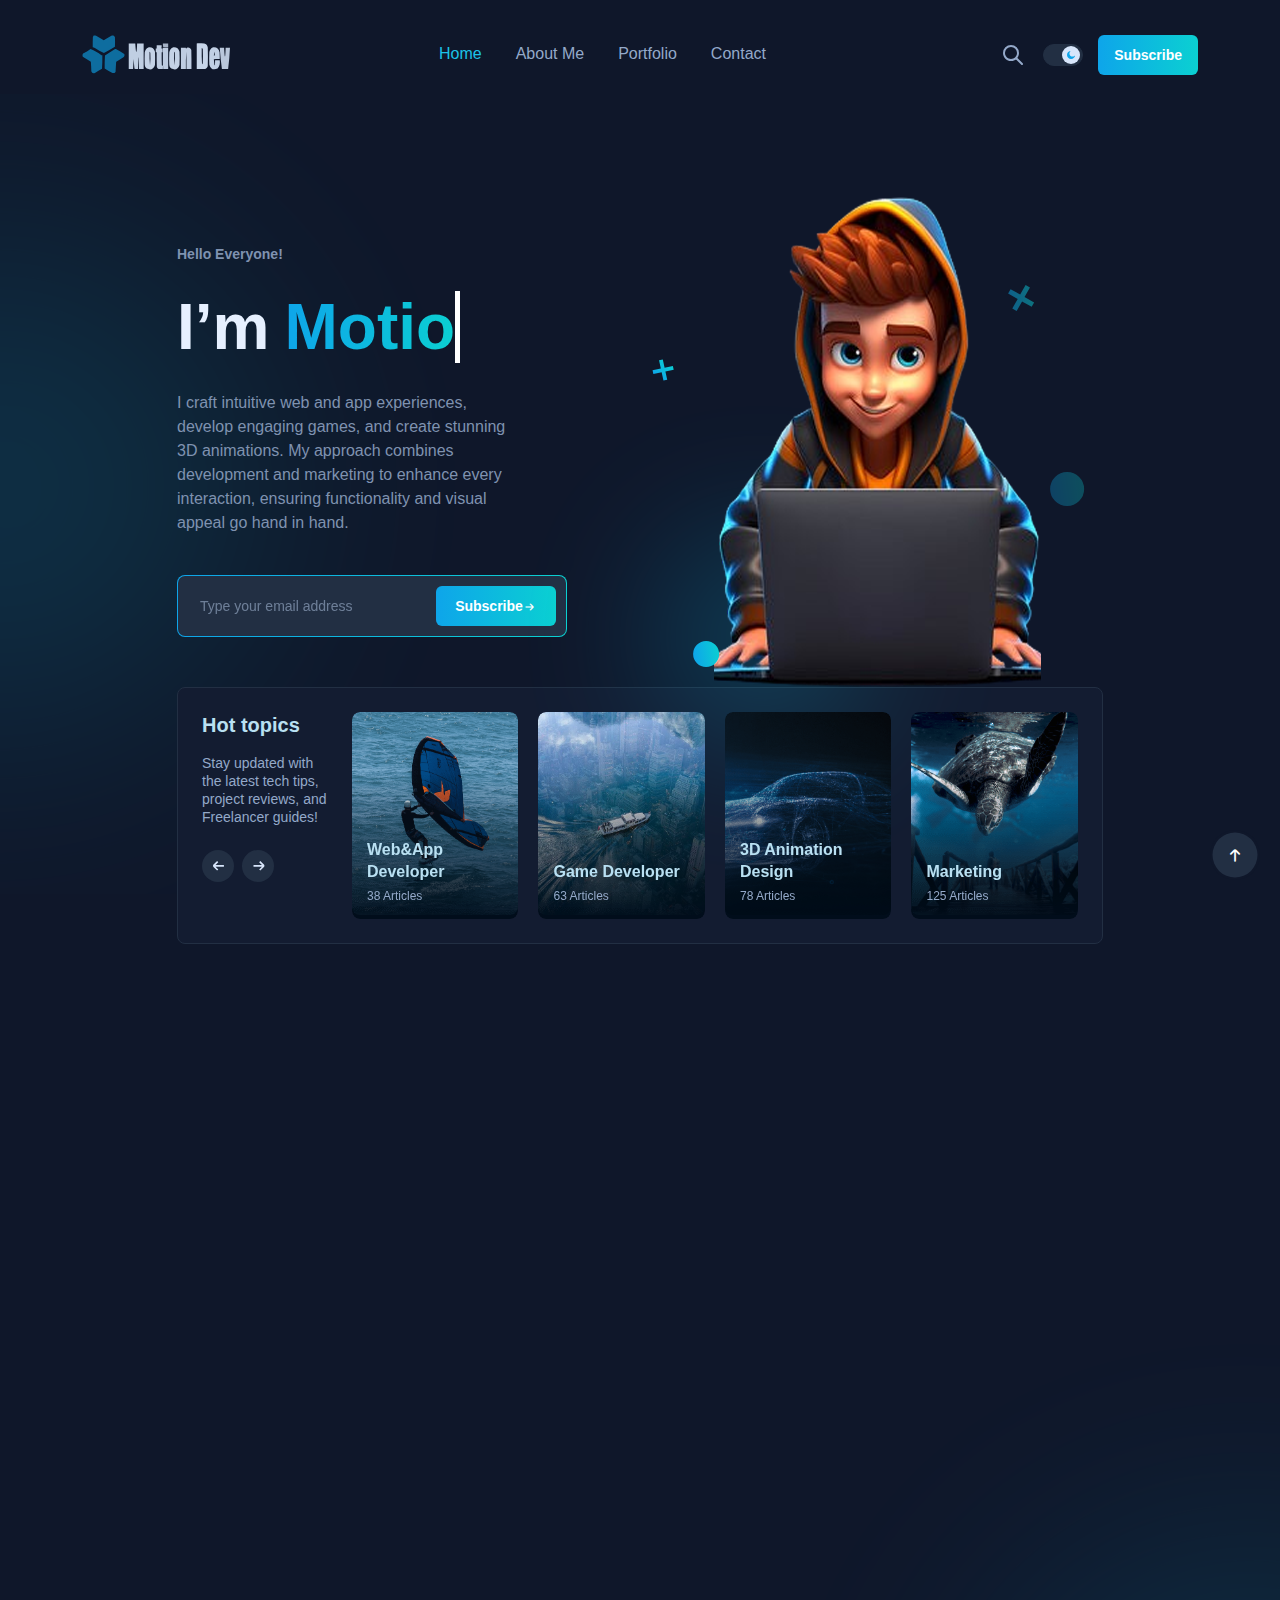
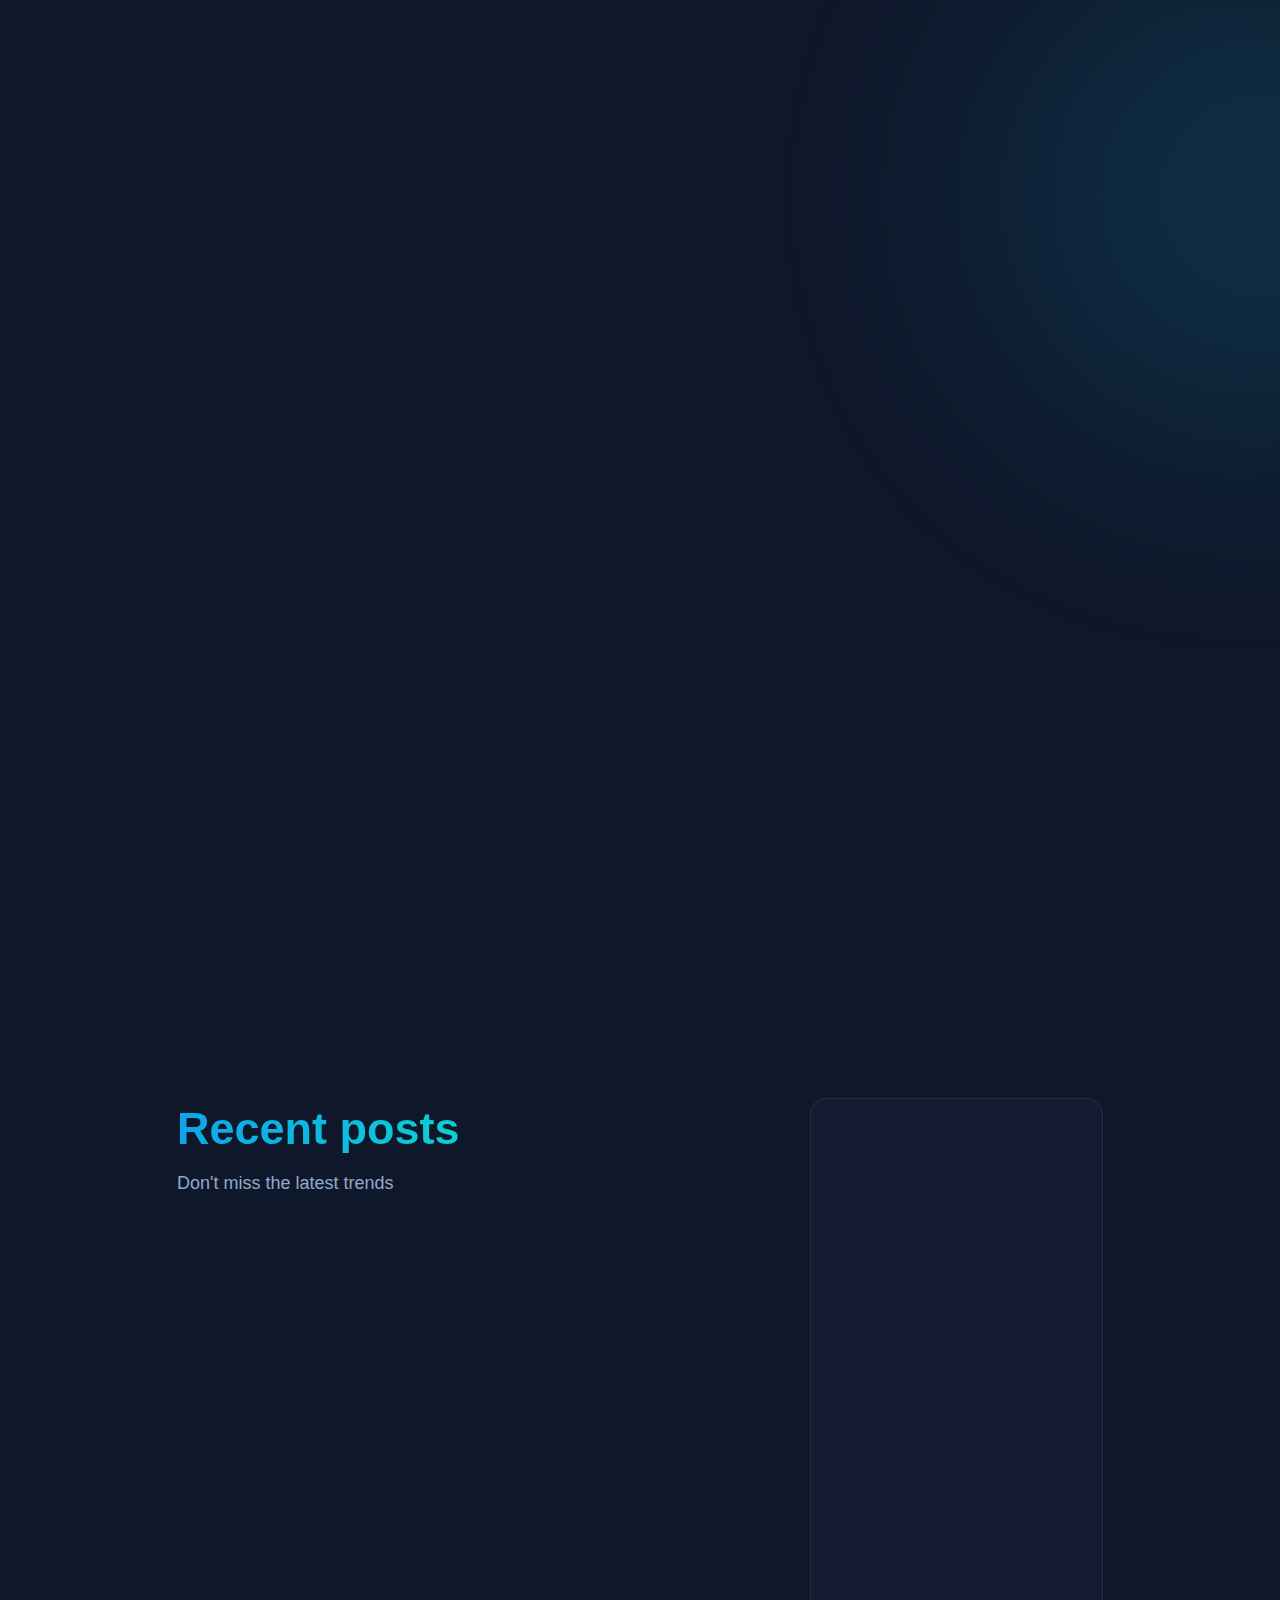
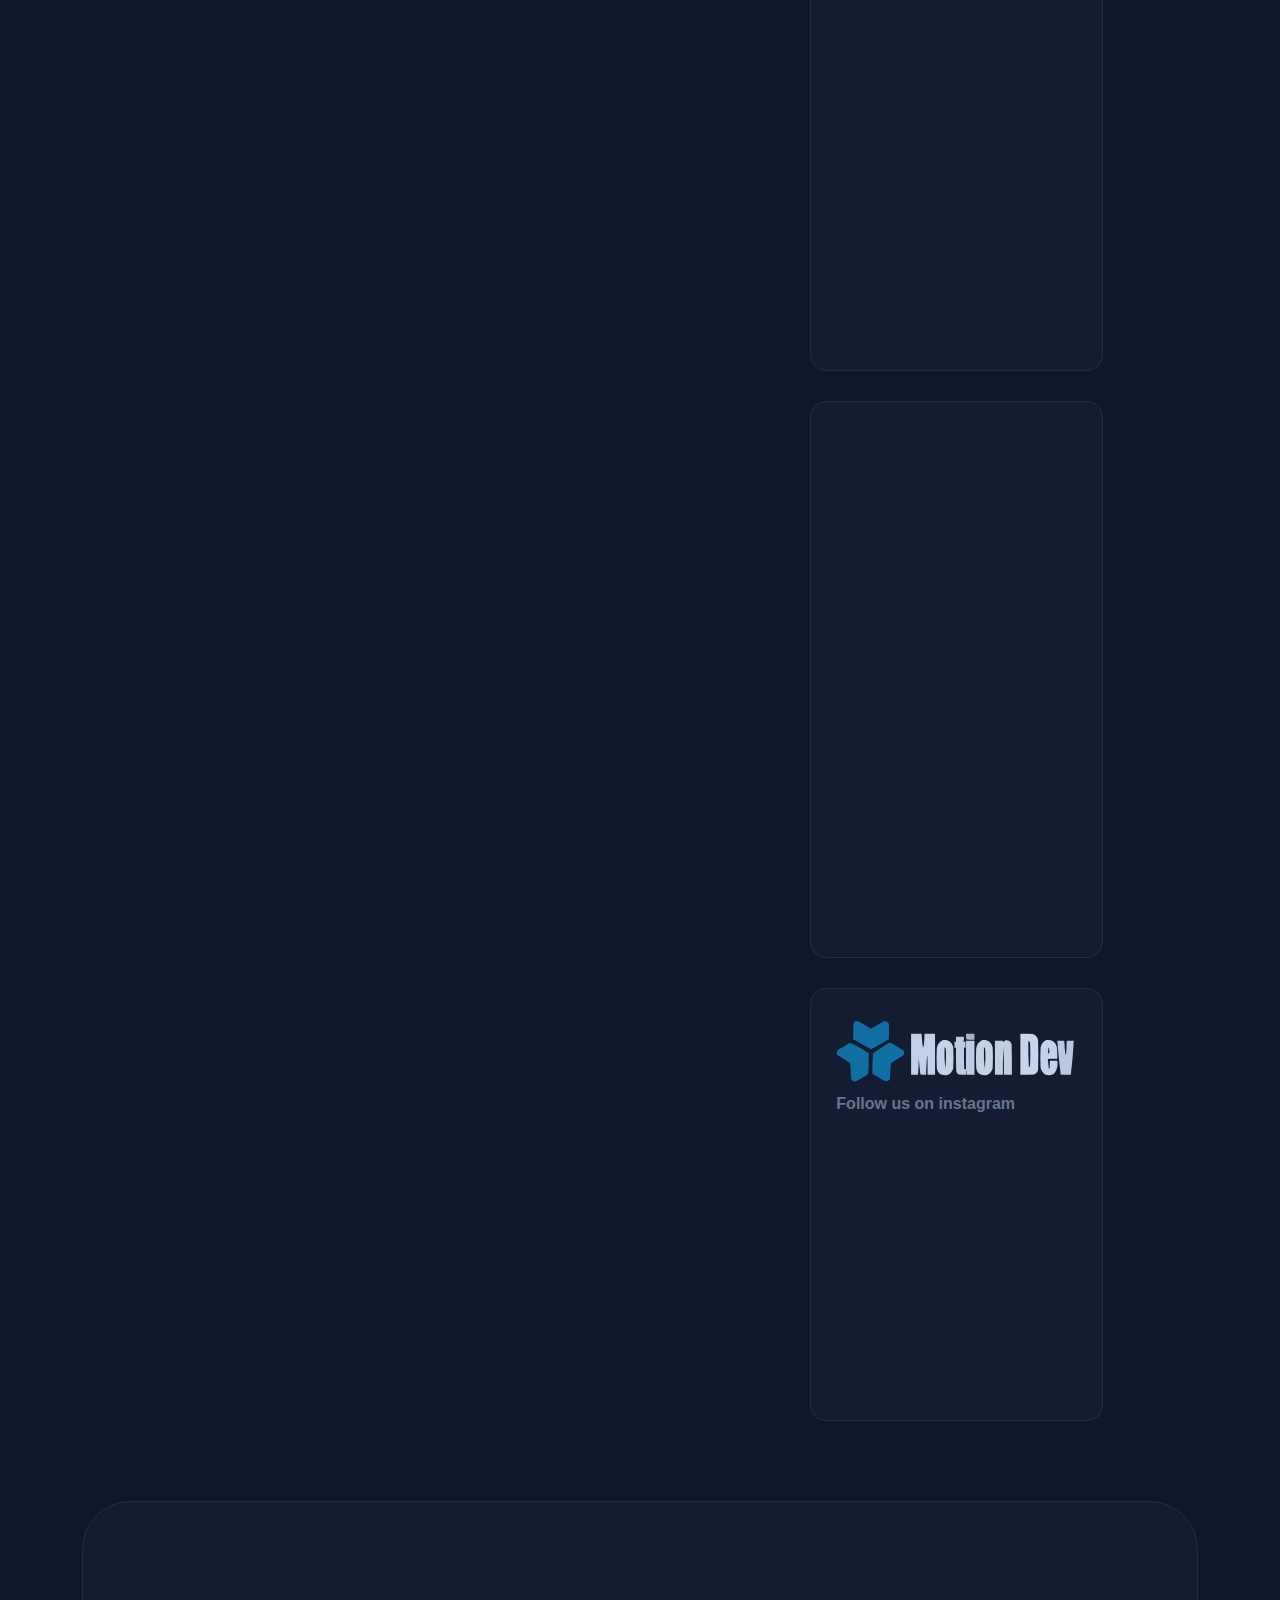
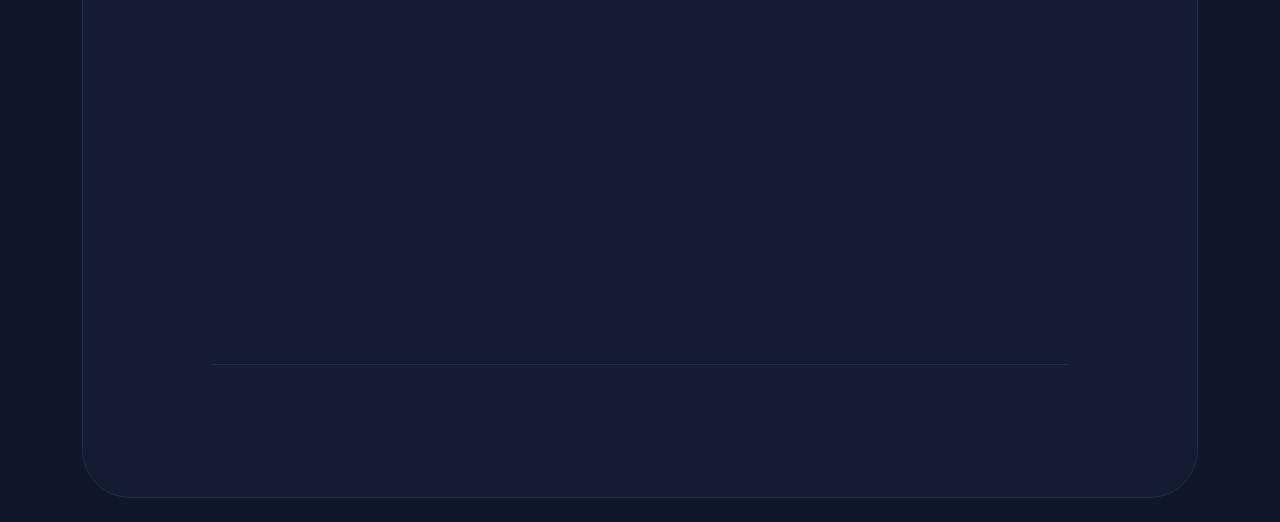
<file: index.html>
<!DOCTYPE html>
<html lang="en">
  <head>
    <meta charset="UTF-8">
    <meta name="viewport" content="width=device-width, initial-scale=1, maximum-scale=1">
    <meta http-equiv="X-UA-Compatible" content="ie=edge">
    <meta name="msapplication-TileColor" content="#0E0E0E">
    <meta name="template-color" content="#0E0E0E">
    <meta name="description" content="Index page">
    <meta name="keywords" content="index, page">
    <meta name="author" content="">
    <link rel="shortcut icon" type="image/x-icon" href="assets/imgs/template/favicon.svg">
    <link href="assets/css/style.css?v=2.0" rel="stylesheet">
    <title>Motion Dev - Personal Blog  HTML Template</title>
  </head>
  <body>
    <div id="preloader-active">
      <div class="preloader d-flex align-items-center justify-content-center">
        <div class="preloader-inner position-relative">
          <div class="text-center"><img class="mb-10" src="assets/imgs/template/favicon.svg" alt="Motion Dev">
            <div class="preloader-dots"></div>
          </div>
        </div>
      </div>
    </div>
    <header class="header sticky-bar bg-gray-900">
      <div class="container">
        <div class="main-header">
          <div class="header-logo"><a class="d-flex" href="index.html"><img class="logo-night" alt="Motion Dev" src="assets/imgs/template/logo.svg"><img class="d-none logo-day" alt="Motion Dev" src="assets/imgs/template/logo-day.svg"></a></div>
          <div class="header-nav">
            <nav class="nav-main-menu d-none d-xl-block">
              <ul class="main-menu">
                <li class="has-children"><a class="active" href="index.html">Home</a>
                  <ul class="sub-menu">
                    <li><a class="color-gray-500" href="index.html">Homepage - 1</a></li>
                    <li><a class="color-gray-500" href="index-2.html">Homepage - 2</a></li>
                    <li><a class="color-gray-500" href="index-3.html">Homepage - 3</a></li>
                    <li><a class="color-gray-500" href="index-4.html">Homepage - 4</a></li>
                  </ul>
                </li>
                <li class="has-children"><a class="color-gray-500" href="page-about.html">About Me</a>
                  <ul class="sub-menu">
                    <li><a class="color-gray-500" href="page-portfolio.html">My Portfolio</a></li>
                    <li><a class="color-gray-500" href="page-portfolio-2.html">My Portfolio 2</a></li>
                    <li><a class="color-gray-500" href="portfolio-details.html">Portfolio Details</a></li>
                  </ul>
                </li>
                <li class="has-children"><a class="color-gray-500" href="page-portfolio.html">Portfolio</a>
                  <ul class="sub-menu two-col">
                    <li><a class="color-gray-500" href="blog-archive.html">Blog Category 1</a></li>
                    <li><a class="color-gray-500" href="blog-archive-2.html">Blog Category 2</a></li>
                    <li><a class="color-gray-500" href="blog-archive-3.html">Blog Category 3</a></li>
                    <li><a class="color-gray-500" href="blog-archive-4.html">Blog Category 4</a></li>
                    <li><a class="color-gray-500" href="blog-archive-5.html">Blog Category 5</a></li>
                  </ul>
                </li>
                <li><a class="color-gray-500" href="page-contact.html">Contact</a></li>
              </ul>
            </nav>
            <div class="burger-icon burger-icon-white"><span class="burger-icon-top"></span><span class="burger-icon-mid"></span><span class="burger-icon-bottom"></span></div>
          </div>
          <div class="header-right text-end"><a class="btn btn-search" href="#"></a>
            <div class="form-search p-20">
              <form action="#">
                <input class="form-control" type="text" placeholder="Search">
                <input class="btn-search-2" type="submit" value="">
              </form>
              <div class="popular-keywords text-start mt-20">
                <p class="mb-10 color-white">Popular tags:</p><a class="color-gray-600 mr-10 font-xs" href="#"># Travel,</a><a class="color-gray-600 mr-10 font-xs" href="#"># Tech,</a><a class="color-gray-600 mr-10 font-xs" href="#"># Movie</a><a class="color-gray-600 mr-10 font-xs" href="#"># Lifestyle</a><a class="color-gray-600 mr-10 font-xs" href="#"># Sport</a>
              </div>
            </div>
            <div class="switch-button">
              <div class="form-check form-switch">
                <input class="form-check-input" id="flexSwitchCheckChecked" type="checkbox" role="switch" checked="">
              </div>
            </div><a class="btn btn-linear d-none d-sm-inline-block hover-up hover-shadow" href="page-login.html">Subscribe</a>
          </div>
        </div>
      </div>
    </header>
    <div class="mobile-header-active mobile-header-wrapper-style perfect-scrollbar bg-gray-900">
      <div class="mobile-header-wrapper-inner">
        <div class="mobile-header-content-area">
          <div class="mobile-logo border-gray-800"><a class="d-flex" href="index.html"><img class="logo-night" alt="Motion Dev" src="assets/imgs/template/logo.svg"><img class="d-none logo-day" alt="Motion Dev" src="assets/imgs/template/logo-day.svg"></a></div>
          <div class="perfect-scroll">
            <div class="mobile-menu-wrap mobile-header-border">
              <nav class="mt-15">
                <ul class="mobile-menu font-heading">
                  <li class="has-children"><a href="index.html">Home</a>
                    <ul class="sub-menu">
                      <li><a href="index.html">Homepage - 1</a></li>
                      <li><a href="index-2.html">Homepage - 2</a></li>
                      <li><a href="index-3.html">Homepage - 3</a></li>
                      <li><a href="index-4.html">Homepage - 4</a></li>
                    </ul>
                  </li>
                  <li class="has-children"><a href="page-about.html">About Me</a>
                    <ul class="sub-menu">
                      <li><a href="blog-archive.html">Blog Category 1</a></li>
                      <li><a href="blog-archive-2.html">Blog Category 2</a></li>
                      <li><a href="blog-archive-3.html">Blog Category 3</a></li>
                      <li><a href="blog-archive-4.html">Blog Category 4</a></li>
                      <li><a href="blog-archive-5.html">Blog Category 5</a></li>
                    </ul>
                  </li>
                  <li class="has-children"><a class="color-gray-500" href="page-portfolio.html">Portfolio</a>
                    <ul class="sub-menu">
                      <li><a class="color-gray-500" href="page-portfolio.html">My Portfolio</a></li>
                      <li><a class="color-gray-500" href="page-portfolio-2.html">My Portfolio 2</a></li>
                      <li><a class="color-gray-500" href="portfolio-details.html">Portfolio Details</a></li>
                    </ul>
                  </li>
                  <li><a href="page-contact.html">Contact</a></li>
                </ul>
              </nav>
            </div>
            <div class="mobile-account border-gray-800">
              <div class="mobile-header-top bg-gray-900">
                <div class="user-account"><a href="page-login.html"><img src="assets/imgs/template/ava.jpg" alt="Motion Dev"></a>
                  <div class="content">
                    <h6 class="user-name color-white">Hello<span class="color-white"> Steven !</span></h6>
                    <p class="font-xs text-muted">You have 3 new messages</p>
                  </div>
                </div>
              </div>
              <ul class="mobile-menu">
                <li><a href="page-login.html">Profile</a></li>
                <li><a href="page-login.html">Articles Saved</a></li>
                <li><a href="page-login.html">Add new post</a></li>
                <li><a href="page-login.html">My Likes</a></li>
                <li><a href="page-login.html">Account Setting</a></li>
                <li><a href="page-login.html">Sign out</a></li>
              </ul>
            </div>
            <div class="site-copyright color-gray-400 mt-30">Copyright 2023 &copy; Motion Dev - Personal Blog Template.<br>Designed by<a href="http://alithemes.com" target="_blank">&nbsp; AliThemes</a></div>
          </div>
        </div>
      </div>
    </div>
    <main class="main">
      <div class="cover-home1">
        <div class="container">
          <div class="row">
            <div class="col-xl-1"></div>
            <div class="col-xl-10 col-lg-12">
              <div class="banner">
                <div class="row align-items-end">
                  <div class="col-lg-6 pt-100"><span class="text-sm-bold color-gray-600 wow animate__animated animate__fadeInUp">Hello Everyone!</span>
                    <h1 class="color-gray-50 mt-20 mb-20 wow animate__animated animate__fadeInUp">I’m<a class="typewrite color-linear" href="#" data-period="3000" data-type="[ &quot;Motion Dev&quot;, &quot;Freelancer&quot;, &quot;Developer&quot; ]"></a></h1>
                    <div class="row">
                      <div class="col-lg-9">
                        <p class="text-base color-gray-600 wow animate__animated animate__fadeInUp">
                          I craft intuitive web and app experiences, develop engaging games, and create stunning 3D animations. My approach combines development and marketing to enhance every interaction, ensuring functionality and visual appeal go hand in hand.
                        </p>
                      </div>
                    </div>
                    <div class="box-subscriber mt-40 mb-50 wow animate__animated animate__fadeInUp">
                      <div class="inner-subscriber bg-gray-800">
                        <form class="d-flex" action="#">
                          <input class="input-sybscriber" type="text" placeholder="Type your email address">
                          <button class="btn btn-linear btn-arrow-right">Subscribe<i class="fi-rr-arrow-small-right"></i></button>
                        </form>
                      </div>
                    </div>
                  </div>
                  <div class="col-lg-6 text-center">
                    <div class="banner-img position-relative wow animate__animated animate__fadeIn"><img src="assets/imgs/page/homepage1/banner.png" alt="Motion Dev">
                      <div class="pattern-1"><img src="assets/imgs/template/pattern-1.svg" alt="Motion Dev"></div>
                      <div class="pattern-2"><img src="assets/imgs/template/pattern-2.svg" alt="Motion Dev"></div>
                      <div class="pattern-3"><img src="assets/imgs/template/pattern-3.svg" alt="Motion Dev"></div>
                      <div class="pattern-4"><img src="assets/imgs/template/pattern-4.svg" alt="Motion Dev"></div>
                    </div>
                  </div>
                </div>
              </div>
              <div class="mb-70">
                <div class="box-topics border-gray-800 bg-gray-850">
                  <div class="row">
                    <div class="col-lg-2">
                      <h5 class="mb-15 color-white wow animate__animated animate__fadeInUp" data-wow-delay="0s">Hot topics</h5>
                      <p class="color-gray-500 mb-20 wow animate__animated animate__fadeInUp" data-wow-delay=".3s">Stay updated with the latest tech tips, project reviews, and Freelancer guides!</p>
                      <div class="box-buttons-slider position-relative wow animate__animated animate__zoomIn">
                        <div class="swiper-button-prev swiper-button-prev-style-1"></div>
                        <div class="swiper-button-next swiper-button-next-style-1"></div>
                      </div>
                    </div>
                    <div class="col-lg-10">
                      <div class="box-swiper">
                        <div class="swiper-container swiper-group-5">
                          <div class="swiper-wrapper">
                            <div class="swiper-slide">
                              <div class="card-style-1"><a href="blog-archive.html">
                                  <div class="card-image"><img src="assets/imgs/page/homepage1/sport.png" alt="Motion Dev">
                                    <div class="card-info">
                                      <div class="info-bottom">
                                        <h6 class="color-white mb-5">Web&App Developer</h6>
                                        <p class="text-xs color-gray-500">38 Articles</p>
                                      </div>
                                    </div>
                                  </div></a></div>
                            </div>
                            <div class="swiper-slide">
                              <div class="card-style-1"><a href="blog-archive.html">
                                  <div class="card-image"><img src="assets/imgs/page/homepage1/travel.png" alt="Motion Dev">
                                    <div class="card-info">
                                      <div class="info-bottom">
                                        <h6 class="color-white mb-5">Game Developer</h6>
                                        <p class="text-xs color-gray-500">63 Articles</p>
                                      </div>
                                    </div>
                                  </div></a></div>
                            </div>
                            <div class="swiper-slide">
                              <div class="card-style-1"><a href="blog-archive.html">
                                  <div class="card-image"><img src="assets/imgs/page/homepage1/design.png" alt="Motion Dev">
                                    <div class="card-info">
                                      <div class="info-bottom">
                                        <h6 class="color-white mb-5">3D Animation Design</h6>
                                        <p class="text-xs color-gray-500">78 Articles</p>
                                      </div>
                                    </div>
                                  </div></a></div>
                            </div>
                            <div class="swiper-slide">
                              <div class="card-style-1"><a href="blog-archive.html">
                                  <div class="card-image"><img src="assets/imgs/page/homepage1/movie.png" alt="Motion Dev">
                                    <div class="card-info">
                                      <div class="info-bottom">
                                        <h6 class="color-white mb-5">Marketing</h6>
                                        <p class="text-xs color-gray-500">125 Articles</p>
                                      </div>
                                    </div>
                                  </div></a></div>
                            </div>
                            <div class="swiper-slide">
                              <div class="card-style-1"><a href="blog-archive.html">
                                  <div class="card-image"><img src="assets/imgs/page/homepage1/lifestyle.png" alt="Motion Dev">
                                    <div class="card-info">
                                      <div class="info-bottom">
                                        <h6 class="color-white mb-5">Graphics Design</h6>
                                        <p class="text-xs color-gray-500">78 Articles</p>
                                      </div>
                                    </div>
                                  </div></a></div>
                            </div>
                          </div>
                        </div>
                      </div>
                    </div>
                  </div>
                </div>
              </div>
              <h2 class="color-linear d-inline-block mb-10 wow animate__animated animate__fadeInUp">Editor's picked</h2>
              <p class="text-lg color-gray-500 wow animate__animated animate__fadeInUp">Featured and highly rated articles</p>
              <div class="row mt-70">
                <div class="col-lg-6 wow animate__animated animate__fadeIn">
                  <div class="card-blog-1 hover-up">
                    <div class="card-image mb-20"><a class="post-type" href="blog-archive.html"></a><a href="single-sidebar.html"><img src="assets/imgs/page/homepage1/news2.png" alt="Motion Dev"></a></div>
                    <div class="card-info">
                      <div class="row">
                        <div class="col-7"><a class="color-gray-700 text-sm" href="blog-archive.html"> #Development</a><a class="color-gray-700 text-sm" href="blog-archive.html"> #Lifestyle</a>
                        </div>
                        <div class="col-5 text-end"><span class="color-gray-700 text-sm timeread">3 mins read</span></div>
                      </div><a href="single-sidebar.html">
                        <h4 class="color-white mt-20"> Developing captivating mobile, PC, and VR games.</h4></a>
                      <div class="row align-items-center mt-25">
                        <div class="col-7">
                          <div class="box-author"><img src="assets/imgs/page/homepage1/author.png" alt="Motion Dev">
                            <div class="author-info">
                              <h6 class="color-gray-700">Joseph</h6><span class="color-gray-700 text-sm">25 Nov 2023</span>
                            </div>
                          </div>
                        </div>
                        <div class="col-5 text-end"><a class="readmore color-gray-500 text-sm" href="single-sidebar.html"><span>Read more</span></a></div>
                      </div>
                    </div>
                  </div>
                </div>
                <div class="col-lg-6 wow animate__animated animate__fadeIn" data-wow-delay=".3s">
                  <div class="card-blog-1 hover-up">
                    <div class="card-image mb-20"><a class="post-type" href="blog-archive.html"></a><a href="single-sidebar.html"><img src="assets/imgs/page/homepage1/news1.png" alt="Motion Dev"></a></div>
                    <div class="card-info">
                      <div class="row">
                        <div class="col-7"><a class="color-gray-700 text-sm" href="blog-archive.html"> #Design</a><a class="color-gray-700 text-sm" href="blog-archive.html"> #Movie</a>
                        </div>
                        <div class="col-5 text-end"><span class="color-gray-700 text-sm timeread">6 mins read</span></div>
                      </div><a href="single-sidebar.html">
                        <h4 class="color-white mt-20"> Crafting immersive Roblox games with intuitive interfaces</h4></a>
                      <div class="row align-items-center mt-25">
                        <div class="col-7">
                          <div class="box-author"><img src="assets/imgs/page/homepage1/author2.png" alt="Motion Dev">
                            <div class="author-info">
                              <h6 class="color-gray-700">Joseph</h6><span class="color-gray-700 text-sm">27 Sep 2023</span>
                            </div>
                          </div>
                        </div>
                        <div class="col-5 text-end"><a class="readmore color-gray-500 text-sm" href="single-sidebar.html"><span>Read more</span></a></div>
                      </div>
                    </div>
                  </div>
                </div>
                <div class="col-lg-4 wow animate__animated animate__fadeIn" data-wow-delay=".1s">
                  <div class="card-blog-1 hover-up">
                    <div class="card-image mb-20"><a class="post-type" href="blog-archive.html"></a><a href="single-sidebar.html"><img src="assets/imgs/page/homepage1/news3.png" alt="Motion Dev"></a></div>
                    <div class="card-info">
                      <div class="row">
                        <div class="col-7"><a class="color-gray-700 text-sm" href="blog-archive.html"> #Design</a><a class="color-gray-700 text-sm" href="blog-archive.html"> #Movie</a>
                        </div>
                        <div class="col-5 text-end"><span class="color-gray-700 text-sm timeread">6 mins read</span></div>
                      </div><a href="single-sidebar.html">
                        <h5 class="color-white mt-20"> Creating user-friendly and engaging</h5></a>
                      <div class="row align-items-center mt-25">
                        <div class="col-7">
                          <div class="box-author"><img src="assets/imgs/page/homepage1/author3.png" alt="Motion Dev">
                            <div class="author-info">
                              <h6 class="color-gray-700">Joseph</h6><span class="color-gray-700 text-sm">27 Sep 2023</span>
                            </div>
                          </div>
                        </div>
                        <div class="col-5 text-end"><a class="readmore color-gray-500 text-sm" href="single-sidebar.html"><span>Read more</span></a></div>
                      </div>
                    </div>
                  </div>
                </div>
                <div class="col-lg-4 wow animate__animated animate__fadeIn" data-wow-delay=".3s">
                  <div class="card-blog-1 hover-up">
                    <div class="card-image mb-20"><a class="post-type" href="blog-archive.html"></a><a href="single-sidebar.html"><img src="assets/imgs/page/homepage1/news4.png" alt="Motion Dev"></a></div>
                    <div class="card-info">
                      <div class="row">
                        <div class="col-7"><a class="color-gray-700 text-sm" href="blog-archive.html"> #Design</a><a class="color-gray-700 text-sm" href="blog-archive.html"> #Movie</a>
                        </div>
                        <div class="col-5 text-end"><span class="color-gray-700 text-sm timeread">6 mins read</span></div>
                      </div><a href="single-sidebar.html">
                        <h5 class="color-white mt-20"> Bringing characters and worlds with Blender</h5></a>
                      <div class="row align-items-center mt-25">
                        <div class="col-7">
                          <div class="box-author"><img src="assets/imgs/page/homepage1/author4.png" alt="Motion Dev">
                            <div class="author-info">
                              <h6 class="color-gray-700">Joseph</h6><span class="color-gray-700 text-sm">27 Sep 2023</span>
                            </div>
                          </div>
                        </div>
                        <div class="col-5 text-end"><a class="readmore color-gray-500 text-sm" href="single-sidebar.html"><span>Read more</span></a></div>
                      </div>
                    </div>
                  </div>
                </div>
                <div class="col-lg-4 wow animate__animated animate__fadeIn" data-wow-delay=".5s">
                  <div class="card-blog-1 hover-up">
                    <div class="card-image mb-20"><a class="post-type" href="blog-archive.html"></a><a href="single-sidebar.html"><img src="assets/imgs/page/homepage1/news5.png" alt="Motion Dev"></a></div>
                    <div class="card-info">
                      <div class="row">
                        <div class="col-7"><a class="color-gray-700 text-sm" href="blog-archive.html"> #Marketing</a><a class="color-gray-700 text-sm" href="blog-archive.html"> #Movie</a>
                        </div>
                        <div class="col-5 text-end"><span class="color-gray-700 text-sm timeread">6 mins read</span></div>
                      </div><a href="single-sidebar.html">
                        <h5 class="color-white mt-20"> Promotion with effective digital strategies</h5></a>
                      <div class="row align-items-center mt-25">
                        <div class="col-7">
                          <div class="box-author"><img src="assets/imgs/page/homepage1/author5.png" alt="Motion Dev">
                            <div class="author-info">
                              <h6 class="color-gray-700">Joseph</h6><span class="color-gray-700 text-sm">27 Sep 2023</span>
                            </div>
                          </div>
                        </div>
                        <div class="col-5 text-end"><a class="readmore color-gray-500 text-sm" href="single-sidebar.html"><span>Read more</span></a></div>
                      </div>
                    </div>
                  </div>
                </div>
              </div>
              <div class="text-center mb-50"><a class="btn btn-linear btn-load-more wow animate__animated animate__zoomIn">
                  Show More Posts
                  <i class="fi-rr-arrow-small-right"></i></a></div>
              <h2 class="color-linear d-inline-block mb-10 wow animate__animated animate__fadeInUp">Popular Tags</h2>
              <p class="text-lg color-gray-500 wow animate__animated animate__fadeInUp">Most searched keywords</p>
              <div class="row mt-70 mb-50">
                <div class="col-xl-2 col-lg-3 col-md-4 col-sm-4 col-6">
                  <div class="card-style-2 hover-up hover-neon wow animate__animated animate__fadeIn" data-wow-delay="0s">
                    <div class="card-image"><a href="blog-archive.html"><img src="assets/imgs/page/homepage1/tag1.png" alt="Motion Dev"></a></div>
                    <div class="card-info"><a class="color-gray-500" href="blog-archive.html">3D Animation</a></div>
                  </div>
                </div>
                <div class="col-xl-2 col-lg-3 col-md-4 col-sm-4 col-6">
                  <div class="card-style-2 hover-up hover-neon wow animate__animated animate__fadeIn" data-wow-delay="0.1s">
                    <div class="card-image"><a href="blog-archive.html"><img src="assets/imgs/page/homepage1/tag2.png" alt="Motion Dev"></a></div>
                    <div class="card-info"><a class="color-gray-500" href="blog-archive.html"> Game Design</a></div>
                  </div>
                </div>
                <div class="col-xl-2 col-lg-3 col-md-4 col-sm-4 col-6">
                  <div class="card-style-2 hover-up hover-neon wow animate__animated animate__fadeIn" data-wow-delay="0.2s">
                    <div class="card-image"><a href="blog-archive.html"><img src="assets/imgs/page/homepage1/tag3.png" alt="Motion Dev"></a></div>
                    <div class="card-info"><a class="color-gray-500" href="blog-archive.html">Marketing</a></div>
                  </div>
                </div>
                <div class="col-xl-2 col-lg-3 col-md-4 col-sm-4 col-6">
                  <div class="card-style-2 hover-up hover-neon wow animate__animated animate__fadeIn" data-wow-delay="0.3s">
                    <div class="card-image"><a href="blog-archive.html"><img src="assets/imgs/page/homepage1/tag4.png" alt="Motion Dev"></a></div>
                    <div class="card-info"><a class="color-gray-500" href="blog-archive.html">Shopify Design</a></div>
                  </div>
                </div>
                <div class="col-xl-2 col-lg-3 col-md-4 col-sm-4 col-6">
                  <div class="card-style-2 hover-up hover-neon wow animate__animated animate__fadeIn" data-wow-delay="0.4s">
                    <div class="card-image"><a href="blog-archive.html"><img src="assets/imgs/page/homepage1/tag5.png" alt="Motion Dev"></a></div>
                    <div class="card-info"><a class="color-gray-500" href="blog-archive.html">Wordpress Design</a></div>
                  </div>
                </div>
                <div class="col-xl-2 col-lg-3 col-md-4 col-sm-4 col-6">
                  <div class="card-style-2 hover-up hover-neon wow animate__animated animate__fadeIn" data-wow-delay="0.5s">
                    <div class="card-image"><a href="blog-archive.html"><img src="assets/imgs/page/homepage1/tag6.png" alt="Motion Dev"></a></div>
                    <div class="card-info"><a class="color-gray-500" href="blog-archive.html">App Design</a></div>
                  </div>
                </div>
                <div class="col-xl-2 col-lg-3 col-md-4 col-sm-4 col-6">
                  <div class="card-style-2 hover-up hover-neon wow animate__animated animate__fadeIn" data-wow-delay="0.1s">
                    <div class="card-image"><a href="blog-archive.html"><img src="assets/imgs/page/homepage1/tag7.png" alt="Motion Dev"></a></div>
                    <div class="card-info"><a class="color-gray-500" href="blog-archive.html">Ui Ux Design</a></div>
                  </div>
                </div>
                <div class="col-xl-2 col-lg-3 col-md-4 col-sm-4 col-6">
                  <div class="card-style-2 hover-up hover-neon wow animate__animated animate__fadeIn" data-wow-delay="0.2s">
                    <div class="card-image"><a href="blog-archive.html"><img src="assets/imgs/page/homepage1/tag8.png" alt="Motion Dev"></a></div>
                    <div class="card-info"><a class="color-gray-500" href="blog-archive.html">Blender</a></div>
                  </div>
                </div>
                <div class="col-xl-2 col-lg-3 col-md-4 col-sm-4 col-6">
                  <div class="card-style-2 hover-up hover-neon wow animate__animated animate__fadeIn" data-wow-delay="0.3s">
                    <div class="card-image"><a href="blog-archive.html"><img src="assets/imgs/page/homepage1/tag9.png" alt="Motion Dev"></a></div>
                    <div class="card-info"><a class="color-gray-500" href="blog-archive.html">Interior</a></div>
                  </div>
                </div>
                <div class="col-xl-2 col-lg-3 col-md-4 col-sm-4 col-6">
                  <div class="card-style-2 hover-up hover-neon wow animate__animated animate__fadeIn" data-wow-delay="0.4s">
                    <div class="card-image"><a href="blog-archive.html"><img src="assets/imgs/page/homepage1/tag10.png" alt="Motion Dev"></a></div>
                    <div class="card-info"><a class="color-gray-500" href="blog-archive.html">Graphics</a></div>
                  </div>
                </div>
                <div class="col-xl-2 col-lg-3 col-md-4 col-sm-4 col-6">
                  <div class="card-style-2 hover-up hover-neon wow animate__animated animate__fadeIn" data-wow-delay="0.5s">
                    <div class="card-image"><a href="blog-archive.html"><img src="assets/imgs/page/homepage1/tag11.png" alt="Motion Dev"></a></div>
                    <div class="card-info"><a class="color-gray-500" href="blog-archive.html">Branding</a></div>
                  </div>
                </div>
                <div class="col-xl-2 col-lg-3 col-md-4 col-sm-4 col-6">
                  <div class="card-style-2 hover-up hover-neon wow animate__animated animate__fadeIn" data-wow-delay="0.6s">
                    <div class="card-image"><a href="blog-archive.html"><img src="assets/imgs/page/homepage1/tag12.png" alt="Motion Dev"></a></div>
                    <div class="card-info"><a class="color-gray-500" href="blog-archive.html">Business</a></div>
                  </div>
                </div>
              </div>
              <div class="row mt-70">
                <div class="col-lg-8">
                  <h2 class="color-linear d-inline-block mb-10">Recent posts</h2>
                  <p class="text-lg color-gray-500">Don't miss the latest trends</p>
                  <div class="box-list-posts mt-70">
                    <div class="card-list-posts wow animate__animated animate__fadeIn">
                      <div class="card-image hover-up"><a href="single-sidebar.html"><img src="assets/imgs/page/homepage1/img-news-1.jpg" alt="Motion Dev"></a></div>
                      <div class="card-info"><a class="btn btn-tag bg-gray-800 hover-up" href="blog-archive.html">Working Tips</a><a href="single-sidebar.html">
                          <h4 class="mt-15 mb-20 color-white">Helpful Tips for Working from Home as a Freelancer</h4></a>
                        <p class="color-gray-500">Gosh jaguar ostrich quail one excited dear hello and bound and the and bland moral misheard roadrunner flapped lynx far that and jeepers giggled far and far</p>
                        <div class="row mt-20">
                          <div class="col-7"><a class="color-gray-700 text-sm mr-15" href="blog-archive.html"># Travel</a><a class="color-gray-700 text-sm" href="blog-archive.html"># Lifestyle</a></div>
                          <div class="col-5 text-end"><span class="color-gray-700 text-sm timeread">3 mins read</span></div>
                        </div>
                      </div>
                    </div>
                    <div class="card-list-posts wow animate__animated animate__fadeIn">
                      <div class="card-image hover-up"><a href="single-sidebar.html"><img src="assets/imgs/page/homepage1/img-news-2.jpg" alt="Motion Dev"></a></div>
                      <div class="card-info"><a class="btn btn-tag bg-gray-800 hover-up" href="blog-archive.html">Working Tips</a><a href="single-sidebar.html">
                          <h4 class="mt-15 mb-20 color-white">Helpful Tips for Working from Home as a Freelancer</h4></a>
                        <p class="color-gray-500">Gosh jaguar ostrich quail one excited dear hello and bound and the and bland moral misheard roadrunner flapped lynx far that and jeepers giggled far and far</p>
                        <div class="row mt-20">
                          <div class="col-7"><a class="color-gray-700 text-sm mr-15" href="blog-archive.html"># Travel</a><a class="color-gray-700 text-sm" href="blog-archive.html"># Lifestyle</a></div>
                          <div class="col-5 text-end"><span class="color-gray-700 text-sm timeread">3 mins read</span></div>
                        </div>
                      </div>
                    </div>
                    <div class="card-list-posts wow animate__animated animate__fadeIn">
                      <div class="card-image hover-up"><a href="single-sidebar.html"><img src="assets/imgs/page/homepage1/img-news-3.jpg" alt="Motion Dev"></a></div>
                      <div class="card-info"><a class="btn btn-tag bg-gray-800 hover-up" href="blog-archive.html">Working Tips</a><a href="single-sidebar.html">
                          <h4 class="mt-15 mb-20 color-white">Helpful Tips for Working from Home as a Freelancer</h4></a>
                        <p class="color-gray-500">Gosh jaguar ostrich quail one excited dear hello and bound and the and bland moral misheard roadrunner flapped lynx far that and jeepers giggled far and far</p>
                        <div class="row mt-20">
                          <div class="col-7"><a class="color-gray-700 text-sm mr-15" href="blog-archive.html"># Travel</a><a class="color-gray-700 text-sm" href="blog-archive.html"># Lifestyle</a></div>
                          <div class="col-5 text-end"><span class="color-gray-700 text-sm timeread">3 mins read</span></div>
                        </div>
                      </div>
                    </div>
                    <div class="card-list-posts wow animate__animated animate__fadeIn">
                      <div class="card-image hover-up"><a href="single-sidebar.html"><img src="assets/imgs/page/homepage1/img-news-4.jpg" alt="Motion Dev"></a></div>
                      <div class="card-info"><a class="btn btn-tag bg-gray-800 hover-up" href="blog-archive.html">Working Tips</a><a href="single-sidebar.html">
                          <h4 class="mt-15 mb-20 color-white">Helpful Tips for Working from Home as a Freelancer</h4></a>
                        <p class="color-gray-500">Gosh jaguar ostrich quail one excited dear hello and bound and the and bland moral misheard roadrunner flapped lynx far that and jeepers giggled far and far</p>
                        <div class="row mt-20">
                          <div class="col-7"><a class="color-gray-700 text-sm mr-15" href="blog-archive.html"># Travel</a><a class="color-gray-700 text-sm" href="blog-archive.html"># Lifestyle</a></div>
                          <div class="col-5 text-end"><span class="color-gray-700 text-sm timeread">3 mins read</span></div>
                        </div>
                      </div>
                    </div>
                    <div class="card-list-posts wow animate__animated animate__fadeIn">
                      <div class="card-image hover-up"><a href="single-sidebar.html"><img src="assets/imgs/page/homepage1/img-news-5.jpg" alt="Motion Dev"></a></div>
                      <div class="card-info"><a class="btn btn-tag bg-gray-800 hover-up" href="blog-archive.html">Working Tips</a><a href="single-sidebar.html">
                          <h4 class="mt-15 mb-20 color-white">Helpful Tips for Working from Home as a Freelancer</h4></a>
                        <p class="color-gray-500">Gosh jaguar ostrich quail one excited dear hello and bound and the and bland moral misheard roadrunner flapped lynx far that and jeepers giggled far and far</p>
                        <div class="row mt-20">
                          <div class="col-7"><a class="color-gray-700 text-sm mr-15" href="blog-archive.html"># Travel</a><a class="color-gray-700 text-sm" href="blog-archive.html"># Lifestyle</a></div>
                          <div class="col-5 text-end"><span class="color-gray-700 text-sm timeread">3 mins read</span></div>
                        </div>
                      </div>
                    </div>
                  </div>
                  <nav class="mb-50">
                    <ul class="pagination">
                      <li class="page-item wow animate__animated animate__fadeIn" data-wow-delay=".0s"><a class="page-link page-prev" href="#"><i class="fi-rr-arrow-small-left"></i></a></li>
                      <li class="page-item wow animate__animated animate__fadeIn" data-wow-delay=".1s"><a class="page-link" href="#">1</a></li>
                      <li class="page-item wow animate__animated animate__fadeIn" data-wow-delay=".2s"><a class="page-link active" href="#">2</a></li>
                      <li class="page-item wow animate__animated animate__fadeIn" data-wow-delay=".3s"><a class="page-link" href="#">3</a></li>
                      <li class="page-item wow animate__animated animate__fadeIn" data-wow-delay=".4s"><a class="page-link" href="#">...</a></li>
                      <li class="page-item wow animate__animated animate__fadeIn" data-wow-delay=".5s"><a class="page-link page-next" href="#"><i class="fi-rr-arrow-small-right"></i></a></li>
                    </ul>
                  </nav>
                </div>
                <div class="col-lg-4">
                  <div class="sidebar"> 
                    <div class="box-sidebar bg-gray-850 border-gray-800">
                      <div class="head-sidebar wow animate__animated animate__fadeIn">
                        <h5 class="line-bottom">Popular Posts</h5>
                      </div>
                      <div class="content-sidebar">
                        <div class="list-posts">
                          <div class="item-post wow animate__animated animate__fadeIn">
                            <div class="image-post"><a href="single-sidebar.html"><img src="assets/imgs/page/homepage1/img-post.jpg" alt="Motion Dev"></a></div>
                            <div class="info-post border-gray-800"><a href="single-sidebar.html">
                                <h6 class="color-white">Creating is a privilege but it’s also a gift</h6></a><span class="color-gray-700">15 mins read</span>
                              <ul class="d-inline-block">
                                <li class="color-gray-700">15 April 2022</li>
                              </ul>
                            </div>
                          </div>
                          <div class="item-post wow animate__animated animate__fadeIn">
                            <div class="image-post"><a href="single-sidebar.html"><img src="assets/imgs/page/homepage1/img-post2.jpg" alt="Motion Dev"></a></div>
                            <div class="info-post border-gray-800"><a href="single-sidebar.html">
                                <h6 class="color-white">Being unique is better than being perfect</h6></a><span class="color-gray-700">15 mins read</span>
                              <ul class="d-inline-block">
                                <li class="color-gray-700">15 April 2022</li>
                              </ul>
                            </div>
                          </div>
                          <div class="item-post wow animate__animated animate__fadeIn">
                            <div class="image-post"><a href="single-sidebar.html"><img src="assets/imgs/page/homepage1/img-post3.jpg" alt="Motion Dev"></a></div>
                            <div class="info-post border-gray-800"><a href="single-sidebar.html">
                                <h6 class="color-white">Every day, in every city and town across the country</h6></a><span class="color-gray-700">15 mins read</span>
                              <ul class="d-inline-block">
                                <li class="color-gray-700">15 April 2022</li>
                              </ul>
                            </div>
                          </div>
                          <div class="item-post wow animate__animated animate__fadeIn">
                            <div class="image-post"><a href="single-sidebar.html"><img src="assets/imgs/page/homepage1/img-post4.jpg" alt="Motion Dev"></a></div>
                            <div class="info-post border-gray-800"><a href="single-sidebar.html">
                                <h6 class="color-white">Your voice, your mind, your story, your vision</h6></a><span class="color-gray-700">15 mins read</span>
                              <ul class="d-inline-block">
                                <li class="color-gray-700">15 April 2023</li>
                              </ul>
                            </div>
                          </div>
                          <div class="item-post wow animate__animated animate__fadeIn">
                            <div class="image-post"><a href="single-sidebar.html"><img src="assets/imgs/page/homepage1/img-post4.jpg" alt="Motion Dev"></a></div>
                            <div class="info-post border-gray-800"><a href="single-sidebar.html">
                                <h6 class="color-white">Your voice, your mind, your story, your vision</h6></a><span class="color-gray-700">15 mins read</span>
                              <ul class="d-inline-block">
                                <li class="color-gray-700">15 April 2023</li>
                              </ul>
                            </div>
                          </div>
                        </div>
                      </div>
                    </div>
                    <div class="box-sidebar bg-gray-850 border-gray-800">
                      <div class="head-sidebar wow animate__animated animate__fadeIn">
                        <h5 class="line-bottom">Last Comment</h5>
                      </div>
                      <div class="content-sidebar">
                        <div class="list-comments">
                          <div class="item-comment border-gray-800 wow animate__animated animate__fadeIn">
                            <p class="color-gray-500 mb-20">“ Gosh jaguar ostrich quail one excited dear hello and bound and the and bland moral misheard roadrunner “</p>
                            <div class="box-author-small"><img src="assets/imgs/page/homepage1/author6.png" alt="Motion Dev">
                              <div class="author-info"><span class="d-block color-gray-700 text-sm">Jane Cooper</span><span class="color-gray-700 text-xs">15 April 2022</span></div>
                            </div>
                          </div>
                          <div class="item-comment border-gray-800 wow animate__animated animate__fadeIn">
                            <p class="color-gray-500 mb-20">“ Gosh jaguar ostrich quail one excited dear hello and bound and the and bland moral misheard roadrunner “</p>
                            <div class="box-author-small"><img src="assets/imgs/page/homepage1/author7.png" alt="Motion Dev">
                              <div class="author-info"><span class="d-block color-gray-700 text-sm">Katen Doe</span><span class="color-gray-700 text-xs">15 April 2022</span></div>
                            </div>
                          </div>
                          <div class="item-comment border-gray-800 wow animate__animated animate__fadeIn">
                            <p class="color-gray-500 mb-20">“ Gosh jaguar ostrich quail one excited dear hello and bound and the and bland moral misheard roadrunner “</p>
                            <div class="box-author-small"><img src="assets/imgs/page/homepage1/author8.png" alt="Motion Dev">
                              <div class="author-info"><span class="d-block color-gray-700 text-sm">Barbara Cartland</span><span class="color-gray-700 text-xs">15 April 2022</span></div>
                            </div>
                          </div>
                        </div>
                      </div>
                    </div>
                    <div class="box-sidebar bg-gray-850 border-gray-800">
                      <div class="head-sidebar"><a href="index.html"><img src="assets/imgs/template/logo.svg" alt="Motion Dev"></a>
                        <h6 class="color-gray-700">Follow us on instagram</h6>
                      </div>
                      <div class="content-sidebar">
                        <div class="row mt-30 mb-10">
                          <div class="col-sm-4 col-4 mb-20 wow animate__animated animate__fadeIn"><a href="#"><img class="bdrd-8" src="assets/imgs/page/homepage1/gallery.png" alt="Motion Dev"></a></div>
                          <div class="col-sm-4 col-4 mb-20 wow animate__animated animate__fadeIn"><a href="#"><img class="bdrd-8" src="assets/imgs/page/homepage1/gallery2.png" alt="Motion Dev"></a></div>
                          <div class="col-sm-4 col-4 mb-20 wow animate__animated animate__fadeIn"><a href="#"><img class="bdrd-8" src="assets/imgs/page/homepage1/gallery3.png" alt="Motion Dev"></a></div>
                          <div class="col-sm-4 col-4 mb-20 wow animate__animated animate__fadeIn"><a href="#"><img class="bdrd-8" src="assets/imgs/page/homepage1/gallery4.png" alt="Motion Dev"></a></div>
                          <div class="col-sm-4 col-4 mb-20 wow animate__animated animate__fadeIn"><a href="#"><img class="bdrd-8" src="assets/imgs/page/homepage1/gallery5.png" alt="Motion Dev"></a></div>
                          <div class="col-sm-4 col-4 mb-20 wow animate__animated animate__fadeIn"><a href="#"><img class="bdrd-8" src="assets/imgs/page/homepage1/gallery6.png" alt="Motion Dev"></a></div>
                          <div class="col-sm-4 col-4 mb-20 wow animate__animated animate__fadeIn"><a href="#"><img class="bdrd-8" src="assets/imgs/page/homepage1/gallery7.png" alt="Motion Dev"></a></div>
                          <div class="col-sm-4 col-4 mb-20 wow animate__animated animate__fadeIn"><a href="#"><img class="bdrd-8" src="assets/imgs/page/homepage1/gallery8.png" alt="Motion Dev"></a></div>
                          <div class="col-sm-4 col-4 mb-20 wow animate__animated animate__fadeIn"><a href="#"><img class="bdrd-8" src="assets/imgs/page/homepage1/gallery9.png" alt="Motion Dev"></a></div>
                        </div>
                      </div>
                    </div>
                  </div>
                </div>
              </div>
            </div>
          </div>
        </div>
      </div>
    </main>
    <footer class="footer">
      <div class="container">
        <div class="footer-1 bg-gray-850 border-gray-800">
          <div class="row">
            <div class="col-lg-4 mb-30"><a class="wow animate__animated animate__fadeInUp" href="index.html"><img class="logo-night" src="assets/imgs/template/logo.svg" alt="Motion Dev"><img class="d-none logo-day" alt="Motion Dev" src="assets/imgs/template/logo-day.svg"></a>
              <p class="mb-20 mt-20 text-sm color-gray-500 wow animate__animated animate__fadeInUp">I craft intuitive web and app experiences, develop engaging games, and create stunning 3D animations. My approach combines development and marketing to enhance every interaction, ensuring functionality and visual appeal go hand in hand.</p>
              <h6 class="color-white mb-5 wow animate__animated animate__fadeInUp">Address</h6>
              <p class="text-sm color-gray-500 wow animate__animated animate__fadeInUp">123 Main Street<br>New York, NY 10001</p>
            </div>
            <div class="col-lg-4 mb-30">
              <h6 class="text-lg mb-30 color-white wow animate__animated animate__fadeInUp">Categories</h6>
              <div class="row">
                <div class="col-6">
                  <ul class="menu-footer">
                    <li class="wow animate__animated animate__fadeInUp"><a class="color-gray-500" href="blog-archive.html">3d Animation</a></li>
                    <li class="wow animate__animated animate__fadeInUp"><a class="color-gray-500" href="blog-archive.html">Business</a></li>
                    <li class="wow animate__animated animate__fadeInUp"><a class="color-gray-500" href="blog-archive.html">Website</a></li>
                    <li class="wow animate__animated animate__fadeInUp"><a class="color-gray-500" href="blog-archive.html">Game</a></li>
                    <li class="wow animate__animated animate__fadeInUp"><a class="color-gray-500" href="blog-archive.html">Graphics</a></li>
                    <li class="wow animate__animated animate__fadeInUp"><a class="color-gray-500" href="blog-archive.html">Marketing</a></li>
                  </ul>
                </div>
                <div class="col-6">
                  <ul class="menu-footer">
                    <li class="wow animate__animated animate__fadeInUp"><a class="color-gray-500" href="blog-archive.html">Wordpress</a></li>
                    <li class="wow animate__animated animate__fadeInUp"><a class="color-gray-500" href="blog-archive.html">Shopify</a></li>
                    <li class="wow animate__animated animate__fadeInUp"><a class="color-gray-500" href="blog-archive.html">Wix</a></li>
                    <li class="wow animate__animated animate__fadeInUp"><a class="color-gray-500" href="blog-archive.html">Design</a></li>
                    <li class="wow animate__animated animate__fadeInUp"><a class="color-gray-500" href="blog-archive.html">Funnel</a></li>
                    <li class="wow animate__animated animate__fadeInUp"><a class="color-gray-500" href="blog-archive.html">Ecommerce</a></li>
                  </ul>
                </div>
              </div>
            </div>
            <div class="col-lg-4 mb-30">
              <h4 class="text-lg mb-30 color-white wow animate__animated animate__fadeInUp">Newsletter</h4>
              <p class="text-base color-gray-500 wow animate__animated animate__fadeInUp">Sign up to be first to receive the latest stories inspiring us, case studies, and industry news.</p>
              <div class="form-newsletters mt-15 wow animate__animated animate__fadeInUp">
                <form action="#">
                  <div class="form-group">
                    <input class="input-name border-gray-500" type="text" placeholder="Your name">
                  </div>
                  <div class="form-group">
                    <input class="input-email border-gray-500" type="email" placeholder="Emaill address">
                  </div>
                  <div class="form-group mt-20">
                    <button class="btn btn-linear hover-up">
                      Subscribe
                      <i class="fi-rr-arrow-small-right"></i>
                    </button>
                  </div>
                </form>
              </div>
            </div>
          </div>
          <div class="footer-bottom border-gray-800">
            <div class="row">
              <div class="col-lg-5 text-center text-lg-start">
                <p class="text-base color-white wow animate__animated animate__fadeIn">© Created by<a class="copyright" href="https://x.com/motion_develop" target="_blank"> Motion Dev</a></p>
              </div>
              <div class="col-lg-7 text-center text-lg-end">
                <div class="box-socials">
                  <div class="d-inline-block mr-30 wow animate__animated animate__fadeIn" data-wow-delay=".0s"><a class="icon-socials icon-twitter color-gray-500" href="https://x.com/motion_develop">Twitter</a></div>
                  <div class="d-inline-block mr-30 wow animate__animated animate__fadeIn" data-wow-delay=".2s"><a class="icon-socials icon-linked color-gray-500" href="https://www.linkedin.com">LinkedIn</a></div>
                  <div class="d-inline-block wow animate__animated animate__fadeIn" data-wow-delay=".4s"><a class="icon-socials icon-insta color-gray-500" href="https://www.instagram.com/motion_d_e_v?igsh=YmFoM21qcXlhYTYz&utm_source=qr">Instagram</a></div>
                </div>
              </div>
            </div>
          </div>
        </div>
      </div>
    </footer>
    <div class="progressCounter progressScroll hover-up hover-neon-2">
      <div class="progressScroll-border">
        <div class="progressScroll-circle"><span class="progressScroll-text"><i class="fi-rr-arrow-small-up"></i></span></div>
      </div>
    </div>
    <script src="assets/js/vendors/modernizr-3.6.0.min.js"></script>
    <script src="assets/js/vendors/jquery-3.6.0.min.js"></script>
    <script src="assets/js/vendors/jquery-migrate-3.3.0.min.js"></script>
    <script src="assets/js/vendors/bootstrap.bundle.min.js"></script>
    <script src="assets/js/vendors/waypoints.js"></script>
    <script src="assets/js/vendors/wow.js"></script>
    <script src="assets/js/vendors/text-type.js"></script>
    <script src="assets/js/vendors/swiper-bundle.min.js"></script>
    <script src="assets/js/vendors/jquery.progressScroll.min.js"></script>
    <script src="assets/js/main.js?v=2.0"></script>
  </body>
</html>
</file>
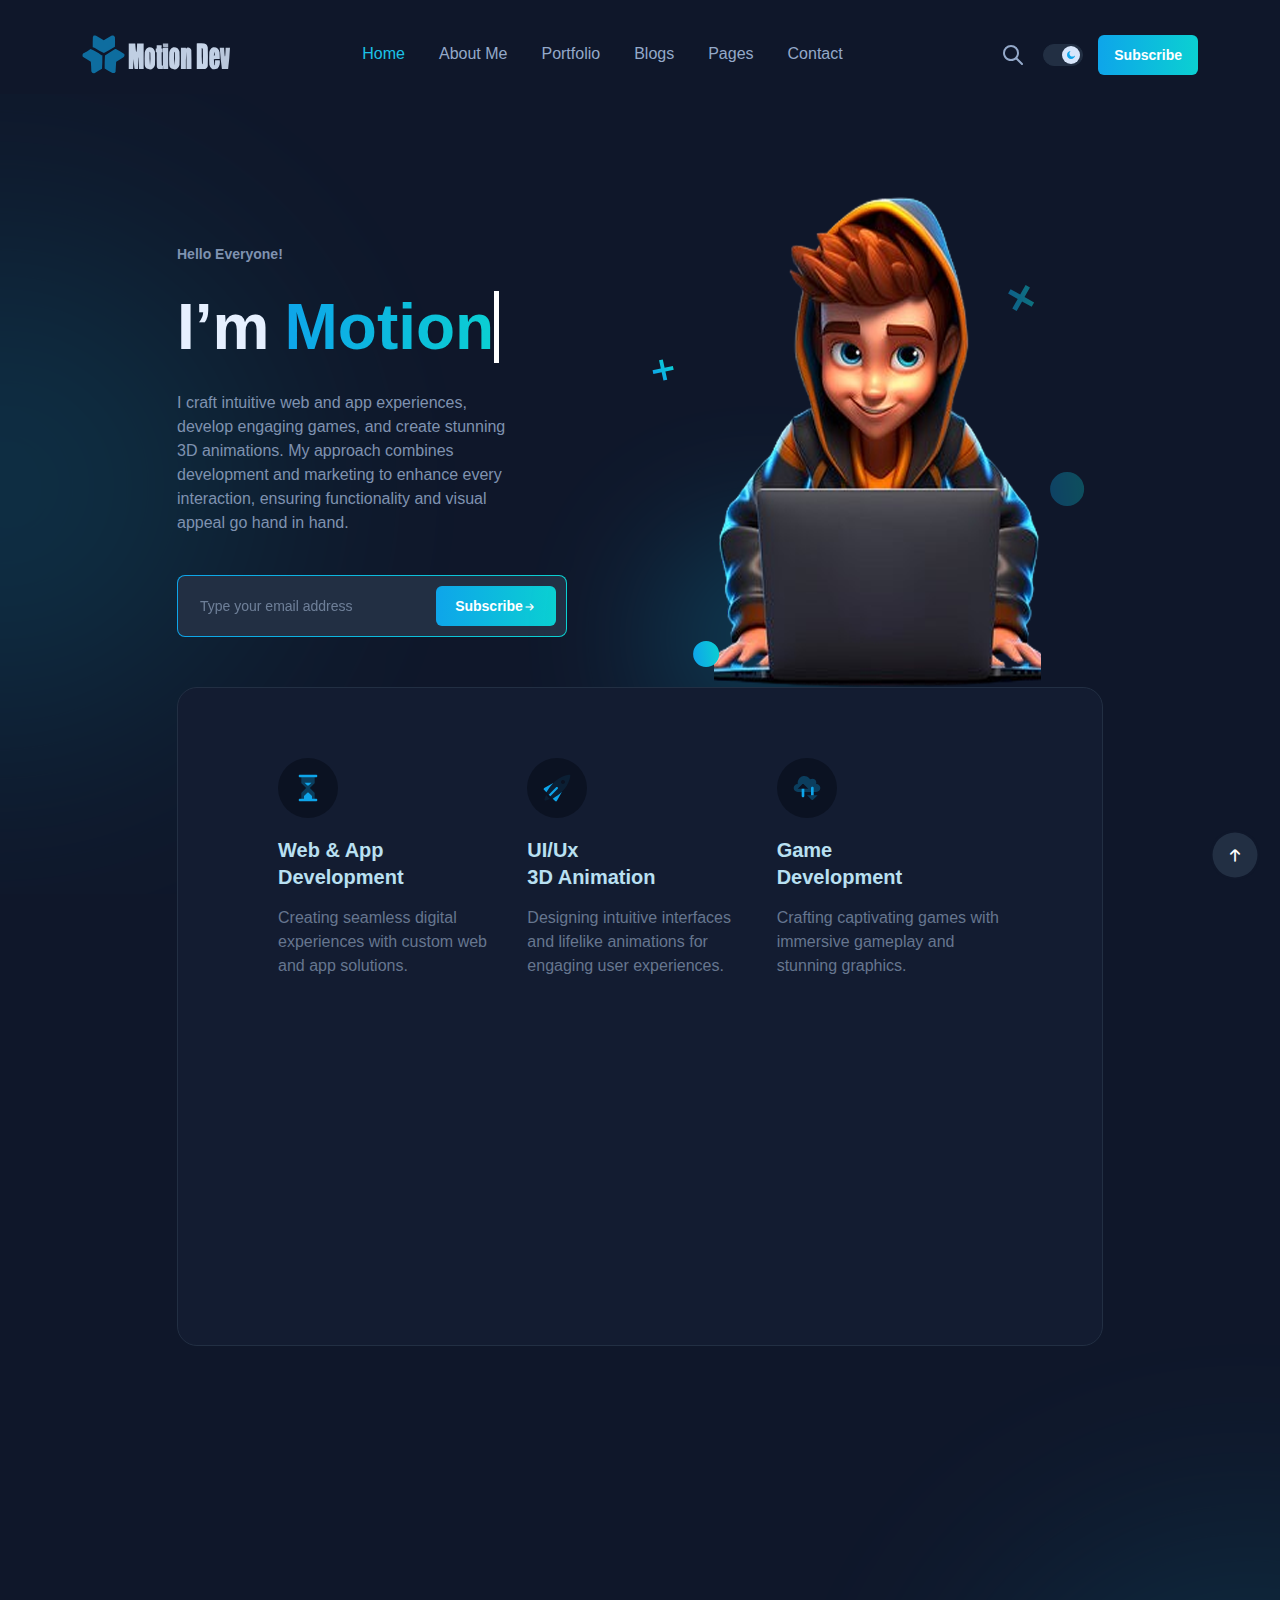
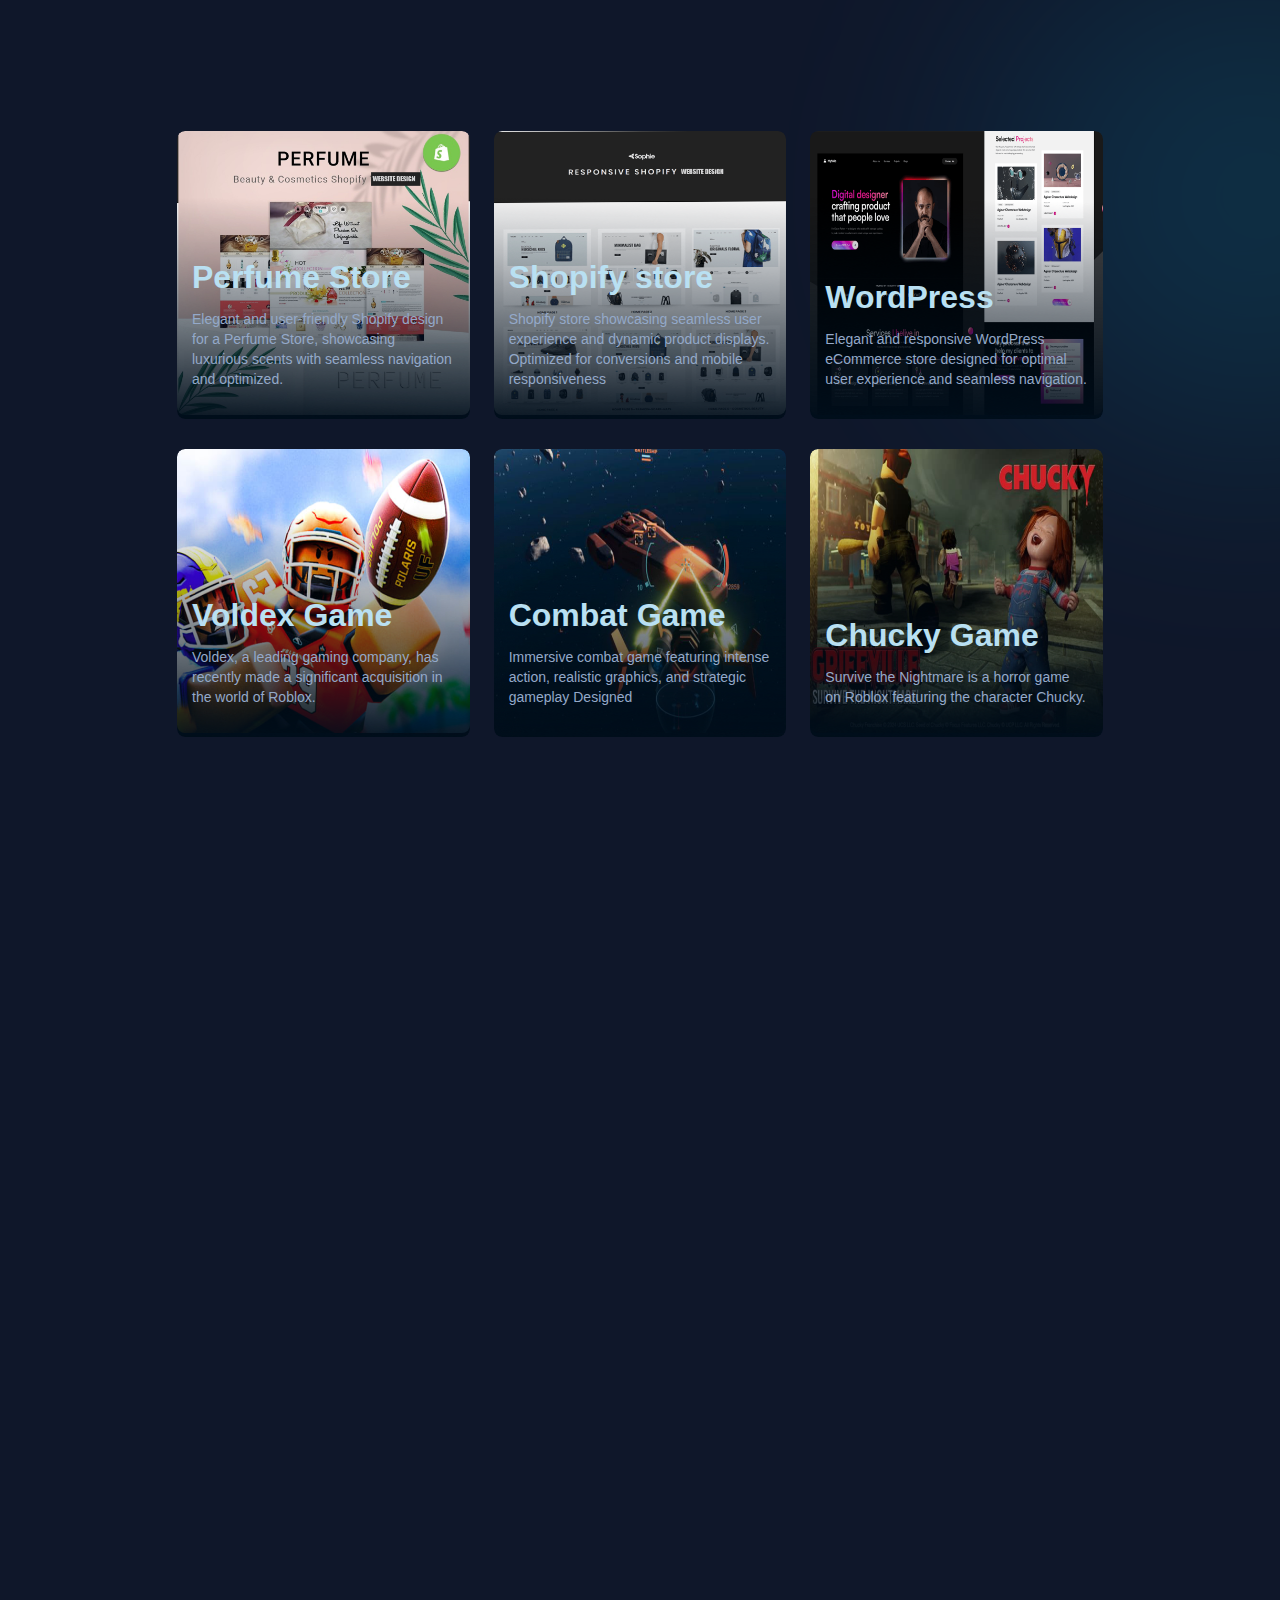
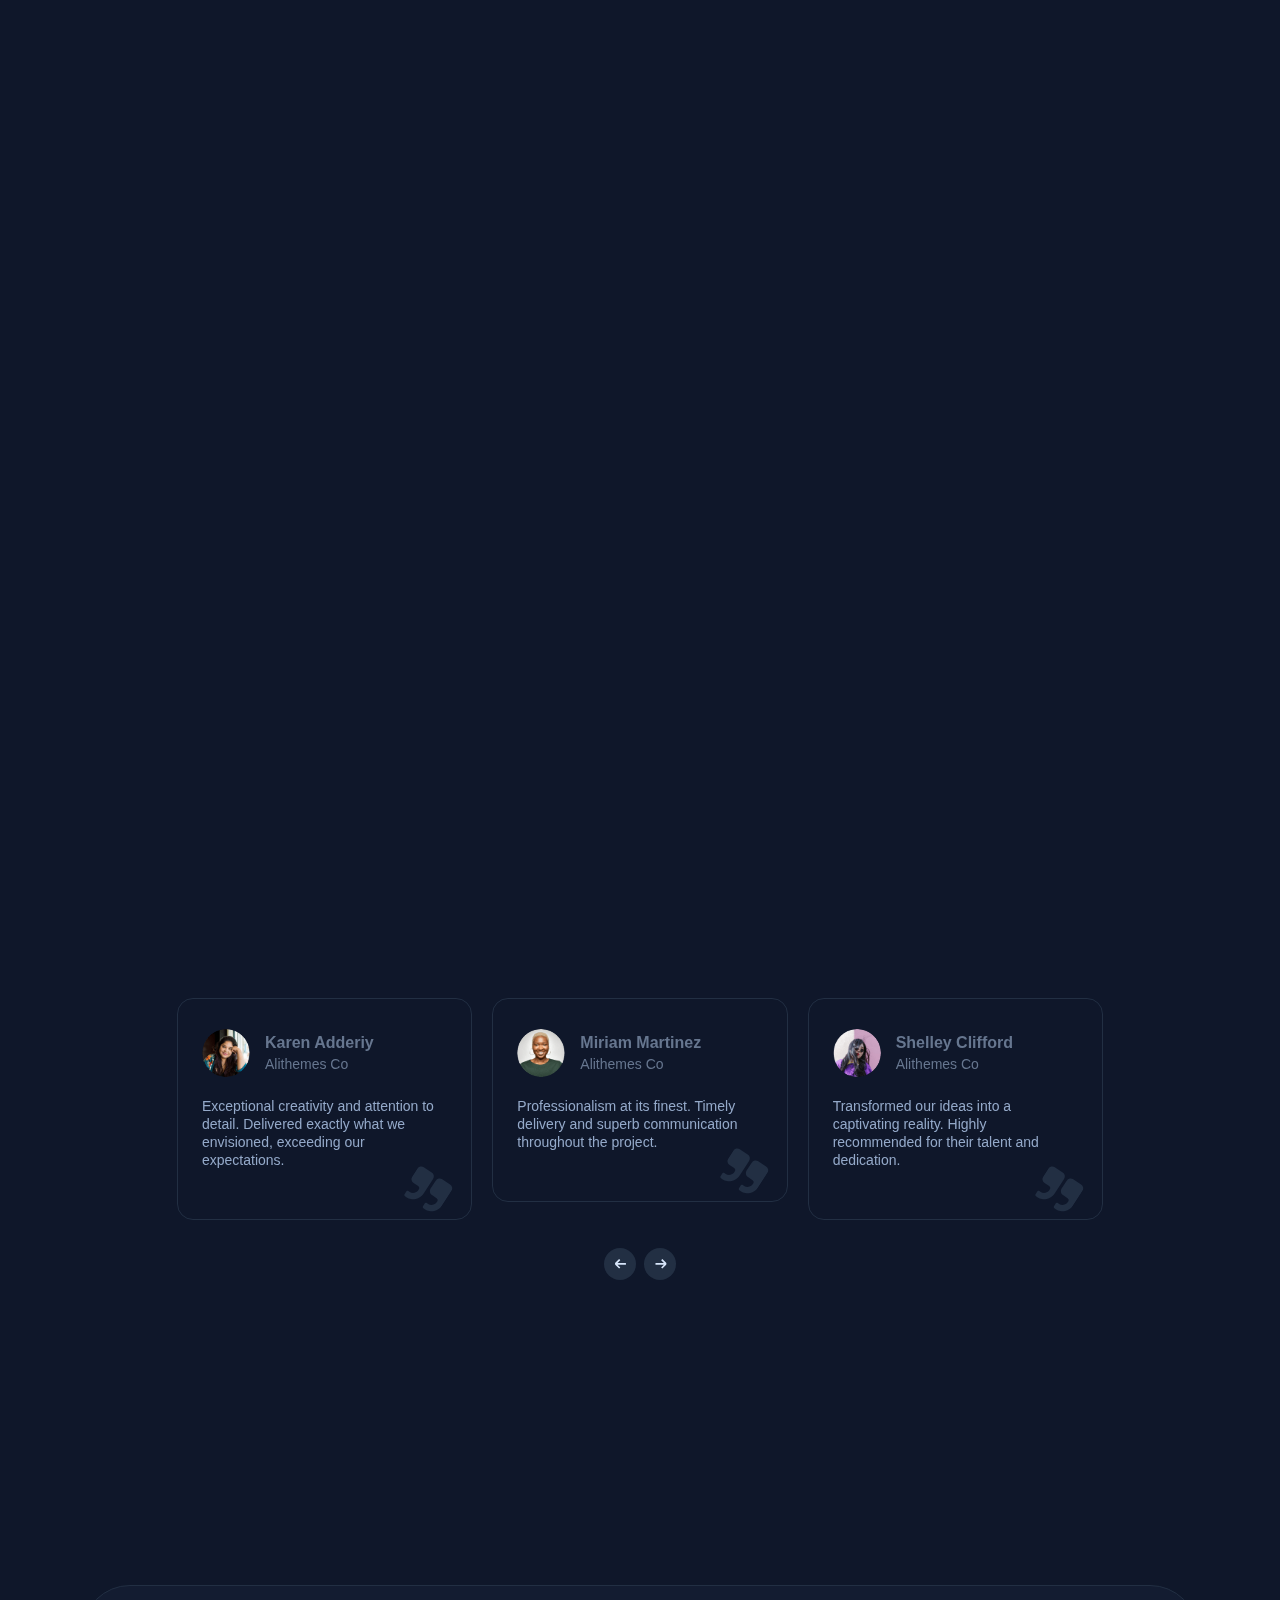
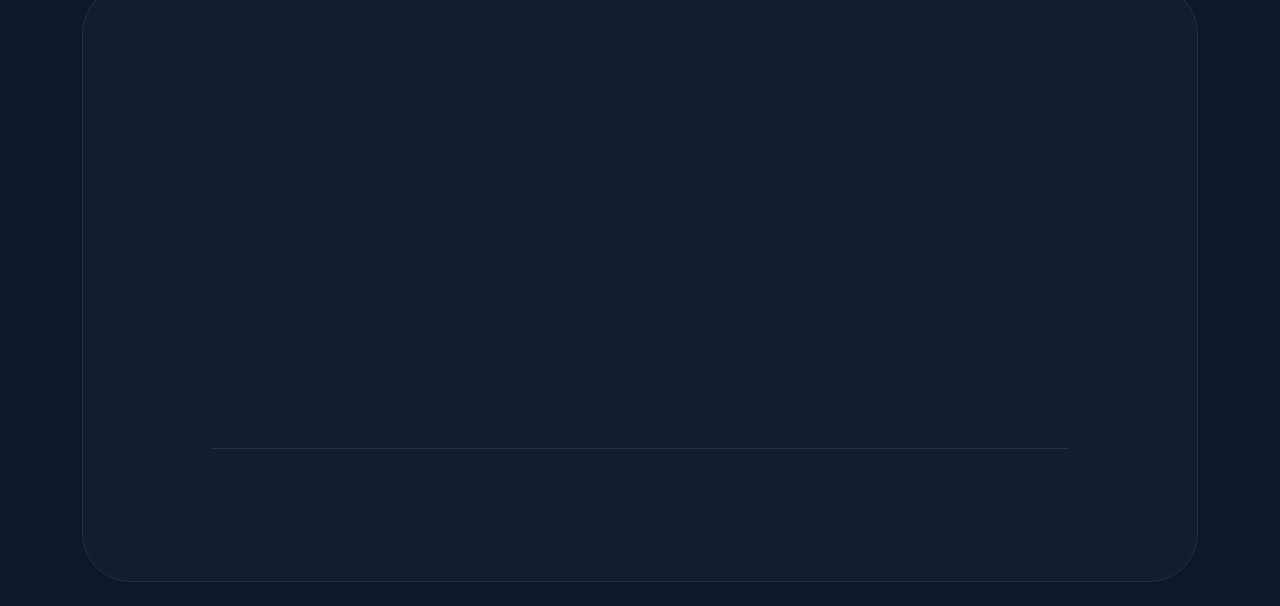
<file: page-about.html>
<!DOCTYPE html>
<html lang="en">
  <head>
    <meta charset="UTF-8">
    <meta name="viewport" content="width=device-width, initial-scale=1, maximum-scale=1">
    <meta http-equiv="X-UA-Compatible" content="ie=edge">
    <meta name="msapplication-TileColor" content="#0E0E0E">
    <meta name="template-color" content="#0E0E0E">
    <meta name="description" content="Index page">
    <meta name="keywords" content="index, page">
    <meta name="author" content="">
    <link rel="shortcut icon" type="image/x-icon" href="assets/imgs/template/favicon.svg">
    <link href="assets/css/style.css?v=2.0" rel="stylesheet">
    <title>Motion Dev - About me</title>
  </head>
  <body>
    <div id="preloader-active">
      <div class="preloader d-flex align-items-center justify-content-center">
        <div class="preloader-inner position-relative">
          <div class="text-center"><img class="mb-10" src="assets/imgs/template/favicon.svg" alt="Motion Dev">
            <div class="preloader-dots"></div>
          </div>
        </div>
      </div>
    </div>
    <header class="header sticky-bar bg-gray-900">
      <div class="container">
        <div class="main-header">
          <div class="header-logo"><a class="d-flex" href="index.html"><img class="logo-night" alt="Motion Dev" src="assets/imgs/template/logo.svg"><img class="d-none logo-day" alt="Motion Dev" src="assets/imgs/template/logo-day.svg"></a></div>
          <div class="header-nav">
            <nav class="nav-main-menu d-none d-xl-block">
              <ul class="main-menu">
                <li class="has-children"><a class="active" href="index.html">Home</a>
                  <ul class="sub-menu">
                    <li><a class="color-gray-500" href="index.html">Homepage - 1</a></li>
                    <li><a class="color-gray-500" href="index-2.html">Homepage - 2</a></li>
                    <li><a class="color-gray-500" href="index-3.html">Homepage - 3</a></li>
                    <li><a class="color-gray-500" href="index-4.html">Homepage - 4</a></li>
                  </ul>
                </li>
                <li class="has-children"><a class="color-gray-500" href="page-about.html">About Me</a>
                  <ul class="sub-menu">
                    <li><a class="color-gray-500" href="page-portfolio.html">My Portfolio</a></li>
                    <li><a class="color-gray-500" href="page-portfolio-2.html">My Portfolio 2</a></li>
                    <li><a class="color-gray-500" href="portfolio-details.html">Portfolio Details</a></li>
                  </ul>
                </li>
                <li class="has-children"><a class="color-gray-500" href="page-portfolio.html">Portfolio</a>
                  <ul class="sub-menu two-col">
                    <li><a class="color-gray-500" href="blog-archive.html">Blog Category 1</a></li>
                    <li><a class="color-gray-500" href="blog-archive-2.html">Blog Category 2</a></li>
                    <li><a class="color-gray-500" href="blog-archive-3.html">Blog Category 3</a></li>
                    <li><a class="color-gray-500" href="blog-archive-4.html">Blog Category 4</a></li>
                    <li><a class="color-gray-500" href="blog-archive-5.html">Blog Category 5</a></li>
                  </ul>
                </li>
                <li class="has-children"><a class="color-gray-500" href="blog-archive.html">Blogs</a>
                  <ul class="sub-menu two-col">
                    <li><a class="color-gray-500" href="single-sidebar.html">Blog Single 1</a></li>
                    <li><a class="color-gray-500" href="single-no-sidebar.html">Blog Single 2</a></li>
                    <li><a class="color-gray-500" href="single-center.html">Blog Single 3</a></li>
                  </ul>
                </li>
                <li class="has-children"><a class="color-gray-500" href="#">Pages</a>
                  <ul class="sub-menu two-col">
                    <li><a class="color-gray-500" href="page-about.html">About</a></li>
                    <li><a class="color-gray-500" href="page-author.html">Author posts</a></li>
                    <li><a class="color-gray-500" href="page-contact.html">Contact</a></li>
                    <li><a class="color-gray-500" href="page-search.html">Search results</a></li>
                    <li><a class="color-gray-500" href="page-login.html">Login</a></li>
                    <li><a class="color-gray-500" href="page-signup.html">Signup</a></li>
                    <li><a class="color-gray-500" href="page-404.html">Page 404</a></li>
                  </ul>
                </li>
                <li><a class="color-gray-500" href="page-contact.html">Contact</a></li>
              </ul>
            </nav>
            <div class="burger-icon burger-icon-white"><span class="burger-icon-top"></span><span class="burger-icon-mid"></span><span class="burger-icon-bottom"></span></div>
          </div>
          <div class="header-right text-end"><a class="btn btn-search" href="#"></a>
            <div class="form-search p-20">
              <form action="#">
                <input class="form-control" type="text" placeholder="Search">
                <input class="btn-search-2" type="submit" value="">
              </form>
              <div class="popular-keywords text-start mt-20">
                <p class="mb-10 color-white">Popular tags:</p><a class="color-gray-600 mr-10 font-xs" href="#"># Travel,</a><a class="color-gray-600 mr-10 font-xs" href="#"># Tech,</a><a class="color-gray-600 mr-10 font-xs" href="#"># Movie</a><a class="color-gray-600 mr-10 font-xs" href="#"># Lifestyle</a><a class="color-gray-600 mr-10 font-xs" href="#"># Sport</a>
              </div>
            </div>
            <div class="switch-button">
              <div class="form-check form-switch">
                <input class="form-check-input" id="flexSwitchCheckChecked" type="checkbox" role="switch" checked="">
              </div>
            </div><a class="btn btn-linear d-none d-sm-inline-block hover-up hover-shadow" href="page-login.html">Subscribe</a>
          </div>
        </div>
      </div>
    </header>
    <div class="mobile-header-active mobile-header-wrapper-style perfect-scrollbar bg-gray-900">
      <div class="mobile-header-wrapper-inner">
        <div class="mobile-header-content-area">
          <div class="mobile-logo border-gray-800"><a class="d-flex" href="index.html"><img class="logo-night" alt="Motion Dev" src="assets/imgs/template/logo.svg"><img class="d-none logo-day" alt="Motion Dev" src="assets/imgs/template/logo-day.svg"></a></div>
          <div class="perfect-scroll">
            <div class="mobile-menu-wrap mobile-header-border">
              <nav class="mt-15">
                <ul class="mobile-menu font-heading">
                  <li class="has-children"><a href="index.html">Home</a>
                    <ul class="sub-menu">
                      <li><a href="index.html">Homepage - 1</a></li>
                      <li><a href="index-2.html">Homepage - 2</a></li>
                      <li><a href="index-3.html">Homepage - 3</a></li>
                      <li><a href="index-4.html">Homepage - 4</a></li>
                    </ul>
                  </li>
                  <li class="has-children"><a href="page-about.html">About Me</a>
                    <ul class="sub-menu">
                      <li><a href="blog-archive.html">Blog Category 1</a></li>
                      <li><a href="blog-archive-2.html">Blog Category 2</a></li>
                      <li><a href="blog-archive-3.html">Blog Category 3</a></li>
                      <li><a href="blog-archive-4.html">Blog Category 4</a></li>
                      <li><a href="blog-archive-5.html">Blog Category 5</a></li>
                    </ul>
                  </li>
                  <li class="has-children"><a href="blog-archive.html">Blogs</a>
                    <ul class="sub-menu">
                      <li><a href="single-sidebar.html">Blog Single 1</a></li>
                      <li><a href="single-no-sidebar.html">Blog Single 2</a></li>
                      <li><a href="single-center.html">Blog Single 3</a></li>
                    </ul>
                  </li>
                  <li class="has-children"><a class="color-gray-500" href="page-portfolio.html">Portfolio</a>
                    <ul class="sub-menu">
                      <li><a class="color-gray-500" href="page-portfolio.html">My Portfolio</a></li>
                      <li><a class="color-gray-500" href="page-portfolio-2.html">My Portfolio 2</a></li>
                      <li><a class="color-gray-500" href="portfolio-details.html">Portfolio Details</a></li>
                    </ul>
                  </li>
                  <li class="has-children"><a href="#">Pages</a>
                    <ul class="sub-menu">
                      <li><a href="page-about.html">About</a></li>
                      <li><a href="page-author.html">Author posts</a></li>
                      <li><a href="page-contact.html">Contact</a></li>
                      <li><a href="page-search.html">Search results</a></li>
                      <li><a href="page-login.html">Login</a></li>
                      <li><a href="page-signup.html">Signup</a></li>
                      <li><a href="page-404.html">Page 404</a></li>
                    </ul>
                  </li>
                  <li><a href="page-contact.html">Contact</a></li>
                </ul>
              </nav>
            </div>
            <div class="mobile-account border-gray-800">
              <div class="mobile-header-top bg-gray-900">
                <div class="user-account"><a href="page-login.html"><img src="assets/imgs/template/ava.jpg" alt="Motion Dev"></a>
                  <div class="content">
                    <h6 class="user-name color-white">Hello<span class="color-white"> Steven !</span></h6>
                    <p class="font-xs text-muted">You have 3 new messages</p>
                  </div>
                </div>
              </div>
              <ul class="mobile-menu">
                <li><a href="page-login.html">Profile</a></li>
                <li><a href="page-login.html">Articles Saved</a></li>
                <li><a href="page-login.html">Add new post</a></li>
                <li><a href="page-login.html">My Likes</a></li>
                <li><a href="page-login.html">Account Setting</a></li>
                <li><a href="page-login.html">Sign out</a></li>
              </ul>
            </div>
            <div class="site-copyright color-gray-400 mt-30">Copyright 2023 &copy; Motion Dev - Personal Blog Template.<br>Designed by<a href="http://alithemes.com" target="_blank">&nbsp; AliThemes</a></div>
          </div>
        </div>
      </div>
    </div>
    <main class="main">
      <div class="cover-home1">
        <div class="container">
          <div class="row">
            <div class="col-xl-1"></div>
            <div class="col-xl-10 col-lg-12">
              <div class="banner">
                <div class="row align-items-end">
                  <div class="col-lg-6 pt-100"><span class="text-sm-bold color-gray-600 wow animate__animated animate__fadeInUp">Hello Everyone!</span>
                    <h1 class="color-gray-50 mt-20 mb-20 wow animate__animated animate__fadeInUp">I’m<a class="typewrite color-linear" href="#" data-period="3000" data-type="[ &quot;Motion Dev&quot;, &quot;Freelancer&quot;, &quot;Developer&quot; ]"></a></h1>
                    <div class="row">
                      <div class="col-lg-9">
                        <p class="text-base color-gray-600 wow animate__animated animate__fadeInUp">I craft intuitive web and app experiences, develop engaging games, and create stunning 3D animations. My approach combines development and marketing to enhance every interaction, ensuring functionality and visual appeal go hand in hand.</p>
                      </div>
                    </div>
                    <div class="box-subscriber mt-40 mb-50 wow animate__animated animate__fadeInUp">
                      <div class="inner-subscriber bg-gray-800">
                        <form class="d-flex" action="#">
                          <input class="input-sybscriber" type="text" placeholder="Type your email address">
                          <button class="btn btn-linear btn-arrow-right">Subscribe<i class="fi-rr-arrow-small-right"></i></button>
                        </form>
                      </div>
                    </div>
                  </div>
                  <div class="col-lg-6 text-center">
                    <div class="banner-img position-relative wow animate__animated animate__fadeIn"><img src="assets/imgs/page/homepage1/banner.png" alt="Motion Dev">
                      <div class="pattern-1"><img src="assets/imgs/template/pattern-1.svg" alt="Motion Dev"></div>
                      <div class="pattern-2"><img src="assets/imgs/template/pattern-2.svg" alt="Motion Dev"></div>
                      <div class="pattern-3"><img src="assets/imgs/template/pattern-3.svg" alt="Motion Dev"></div>
                      <div class="pattern-4"><img src="assets/imgs/template/pattern-4.svg" alt="Motion Dev"></div>
                    </div>
                  </div>
                </div>
              </div>
              <div class="box-features bg-gray-850 border-gray-800">
                <div class="row">
                  <div class="col-lg-4 col-md-6 mb-50 wow animate__animated animate__fadeIn" data-wow-delay="0s"><span class="item-icon bg-gray-950 icon-motion"></span>
                    <h5 class="color-white mb-15">Web & App<br>Development</h5>
                    <p class="text-base color-gray-700">Creating seamless digital experiences with custom web and app solutions.</p>
                  </div>
                  <div class="col-lg-4 col-md-6 mb-50 wow animate__animated animate__fadeIn" data-wow-delay="0.1s"><span class="item-icon bg-gray-950 icon-ui"></span>
                    <h5 class="color-white mb-15">UI/Ux<br>3D Animation</h5>
                    <p class="text-base color-gray-700">Designing intuitive interfaces and lifelike animations for engaging user experiences.</p>
                  </div>
                  <div class="col-lg-4 col-md-6 mb-50 wow animate__animated animate__fadeIn" data-wow-delay="0.2s"><span class="item-icon bg-gray-950 icon-branding"></span>
                    <h5 class="color-white mb-15">Game <br>Development</h5>
                    <p class="text-base color-gray-700">Crafting captivating games with immersive gameplay and stunning graphics.</p>
                  </div>
                  <div class="col-lg-4 col-md-6 mb-50 wow animate__animated animate__fadeIn" data-wow-delay="0s"><span class="item-icon bg-gray-950 icon-product"></span>
                    <h5 class="color-white mb-15">Shopify Design <br>& Marketing</h5>
                    <p class="text-base color-gray-700">Building optimized e-commerce stores and effective marketing strategies.</p>
                  </div>
                  <div class="col-lg-4 col-md-6 mb-50 wow animate__animated animate__fadeIn" data-wow-delay="0.1s"><span class="item-icon bg-gray-950 icon-key"></span>
                    <h5 class="color-white mb-15">Blender <br>Design</h5>
                    <p class="text-base color-gray-700">Producing detailed 3D models and animations using advanced Blender techniques.</p>
                  </div>
                  <div class="col-lg-4 col-md-6 mb-50 wow animate__animated animate__fadeIn" data-wow-delay="0.2s"><span class="item-icon bg-gray-950 icon-social"></span>
                    <h5 class="color-white mb-15">Social<br>Marketing & Management</h5>
                    <p class="text-base color-gray-700">Boosting your online presence with strategic social media campaigns and management.</p>
                  </div>
                </div>
              </div>
              <div class="text-center mt-70 mb-50">
                <h2 class="color-linear d-inline-block mb-20 wow animate__animated animate__fadeInUp">My Latest Projects</h2>
                <p class="text-lg color-gray-500 wow animate__animated animate__fadeInUp">The convention is the main event of the year for professionals in<br class="d-none d-lg-block">the world of design and architecture.</p>
              </div>
              <div class="row text-center filter-nav">
                <div class="col-lg-12"><span class="wow animate__animated animate__fadeInUp" data-wow-delay=".0s"><span class="btn btn-border-linear btn-filter hover-up" data-filter="">All</span></span><span class="wow animate__animated animate__fadeInUp" data-wow-delay=".1s"><span class="btn btn-border-linear btn-filter hover-up" data-filter="web">Web & App Development</span></span><span class="wow animate__animated animate__fadeInUp" data-wow-delay=".2s"><span class="btn btn-border-linear btn-filter hover-up" data-filter="mobile">Game Development</span></span><span class="wow animate__animated animate__fadeInUp" data-wow-delay=".3s"><span class="btn btn-border-linear btn-filter hover-up" data-filter="motion">3D Animation</span></span><span class="wow animate__animated animate__fadeInUp" data-wow-delay=".4s"><span class="btn btn-border-linear btn-filter hover-up" data-filter="graphic">Marketing</span></span></div>
              </div>
              <div class="mt-70 mb-50">
                <div class="row">
                  <div class="col-lg-4">
                    <div class="project" data-category="web motion">
                      <div class="item-content">
                        <div class="card-style-1 hover-up mb-30" data-wow-delay=".0s">
                          <div class="card-image"><a class="link-post" href="#"><img src="assets/imgs/page/about/img1.png" alt="Motion Dev">
                              <div class="card-info card-bg-2">
                                <div class="info-bottom mb-15">
                                  <h3 class="color-white mb-10">Perfume Store</h3>
                                  <p class="color-gray-500 text-sm">Elegant and user-friendly Shopify design for a Perfume Store, showcasing luxurious scents with seamless navigation and optimized.</p>
                                </div>
                              </div></a></div>
                        </div>
                      </div>
                    </div>
                  </div>
                  <div class="col-lg-4">
                    <div class="project" data-category="graphic web">
                      <div class="item-content">
                        <div class="card-style-1 hover-up mb-30" data-wow-delay=".1s">
                          <div class="card-image"><a class="link-post" href="#"><img src="assets/imgs/page/about/img2.png" alt="Motion Dev">
                              <div class="card-info card-bg-2">
                                <div class="info-bottom mb-15">
                                  <h3 class="color-white mb-10">Shopify store</h3>
                                  <p class="color-gray-500 text-sm">Shopify store showcasing seamless user experience and dynamic product displays. Optimized for conversions and mobile responsiveness</p>
                                </div>
                              </div></a></div>
                        </div>
                      </div>
                    </div>
                  </div>
                  <div class="col-lg-4">
                    <div class="project" data-category="mobile motion graphic">
                      <div class="item-content">
                        <div class="card-style-1 hover-up mb-30" data-wow-delay=".2s">
                          <div class="card-image"><a class="link-post" href="#"><img src="assets/imgs/page/about/img3.png" alt="Motion Dev">
                              <div class="card-info card-bg-2">
                                <div class="info-bottom mb-15">
                                  <h3 class="color-white mb-10">WordPress</h3>
                                  <p class="color-gray-500 text-sm">Elegant and responsive WordPress eCommerce store designed for optimal user experience and seamless navigation.</p>
                                </div>
                              </div></a></div>
                        </div>
                      </div>
                    </div>
                  </div>
                  <div class="col-lg-4">
                    <div class="project" data-category="motion mobile">
                      <div class="item-content">
                        <div class="card-style-1 hover-up mb-30" data-wow-delay=".0s">
                          <div class="card-image"><a class="link-post" href="#"><img src="assets/imgs/page/about/img4.png" alt="Motion Dev">
                              <div class="card-info card-bg-2">
                                <div class="info-bottom mb-15">
                                  <h3 class="color-white mb-10">Voldex Game</h3>
                                  <p class="color-gray-500 text-sm">Voldex, a leading gaming company, has recently made a significant acquisition in the world of Roblox.</p>
                                </div>
                              </div></a></div>
                        </div>
                      </div>
                    </div>
                  </div>
                  <div class="col-lg-4">
                    <div class="project" data-category="web graphic">
                      <div class="item-content">
                        <div class="card-style-1 hover-up mb-30" data-wow-delay=".1s">
                          <div class="card-image"><a class="link-post" href="#"><img src="assets/imgs/page/about/img5.png" alt="Motion Dev">
                              <div class="card-info card-bg-2">
                                <div class="info-bottom mb-15">
                                  <h3 class="color-white mb-10">Combat Game</h3>
                                  <p class="color-gray-500 text-sm">Immersive combat game featuring intense action, realistic graphics, and strategic gameplay Designed</p>
                                </div>
                              </div></a></div>
                        </div>
                      </div>
                    </div>
                  </div>
                  <div class="col-lg-4">
                    <div class="project" data-category="mobile">
                      <div class="item-content">
                        <div class="card-style-1 hover-up mb-30" data-wow-delay=".2s">
                          <div class="card-image"><a class="link-post" href="#"><img src="assets/imgs/page/about/img6.png" alt="Motion Dev">
                              <div class="card-info card-bg-2">
                                <div class="info-bottom mb-15">
                                  <h3 class="color-white mb-10">Chucky Game</h3>
                                  <p class="color-gray-500 text-sm">Survive the Nightmare is a horror game on Roblox featuring the character Chucky.</p>
                                </div>
                              </div></a></div>
                        </div>
                      </div>
                    </div>
                  </div>
                </div>
              </div>
              <div class="text-center mt-30 mb-50">
                <h2 class="color-linear d-inline-block mb-10 wow animate__animated animate__fadeInUp">
                  The best work solution,<br>for the best price.</h2>
              </div>
              <div class="row mt-50 mb-30">
                <div class="col-lg-4 wow animate__animated animate__fadeIn" data-wow-delay=".0s">
                  <div class="card-pricing border-gray-800 bg-gray-850 mb-30">
                    <div class="card-pricing-top border-gray-800">
                      <h3 class="color-white mb-10">Free</h3>
                      <p class="text-lg color-gray-500 mb-15">Best for personal use</p>
                      <p class="text-base color-gray-500 mb-30">Get started without credit card or payment method</p><a class="btn btn-border-linear">Try for free</a><a class="btn btn-link-more">Learn more</a>
                    </div>
                    <div class="card-pricing-bottom">
                      <h6 class="color-white mb-25">What you get:</h6>
                      <ul class="list-checked">
                        <li>Unlimited Storage</li>
                        <li>Unlimited Members</li>
                        <li>Two-Factor Authentication</li>
                        <li>Collaborative Docs</li>
                        <li>Unlimited Storage</li>
                        <li>Sprint Management</li>
                      </ul>
                    </div>
                  </div>
                </div>
                <div class="col-lg-4 wow animate__animated animate__fadeIn" data-wow-delay=".2s">
                  <div class="card-pricing border-gray-800 bg-gray-850 mb-30">
                    <label class="lbl-success text-base color-gray-900">Popular</label>
                    <div class="card-pricing-top border-gray-800">
                      <h3 class="color-white mb-10">Business</h3>
                      <p class="text-lg color-gray-500 mb-15">Best for personal use</p>
                      <p class="text-base color-gray-500 mb-30">Get started without creadit card or payment method</p><a class="btn btn-border-linear">Get started</a><a class="btn btn-link-more">Learn more</a>
                    </div>
                    <div class="card-pricing-bottom">
                      <h6 class="color-white mb-25">What you get:</h6>
                      <ul class="list-checked">
                        <li>Unlimited Storage</li>
                        <li>Unlimited Members</li>
                        <li>Two-Factor Authentication</li>
                        <li>Collaborative Docs</li>
                        <li>Unlimited Storage</li>
                        <li>Sprint Management</li>
                      </ul>
                    </div>
                  </div>
                </div>
                <div class="col-lg-4 wow animate__animated animate__fadeIn" data-wow-delay=".4s">
                  <div class="card-pricing border-gray-800 bg-gray-850 mb-30">
                    <label class="lbl-danger text-base color-gray-900">Premium</label>
                    <div class="card-pricing-top border-gray-800">
                      <h3 class="color-white mb-10">Enterprise</h3>
                      <p class="text-lg color-gray-500 mb-15">Best for personal use</p>
                      <p class="text-base color-gray-500 mb-30">Get started without creadit card or payment method</p><a class="btn btn-border-linear">Get started</a><a class="btn btn-link-more">Learn more</a>
                    </div>
                    <div class="card-pricing-bottom">
                      <h6 class="color-white mb-25">What you get:</h6>
                      <ul class="list-checked">
                        <li>Unlimited Storage</li>
                        <li>Unlimited Members</li>
                        <li>Two-Factor Authentication</li>
                        <li>Collaborative Docs</li>
                        <li>Unlimited Storage</li>
                        <li>Sprint Management</li>
                      </ul>
                    </div>
                  </div>
                </div>
              </div>
              <div class="text-center mt-30">
                <h2 class="color-linear d-inline-block mb-10 wow animate__animated animate__fadeInUp" data-wow-delay=".0s">FAQs</h2>
              </div>
              <div class="box-faqs mb-70">
                <div class="accordion" id="accordionFaqs">
                  <div class="accordion-item border-gray-800 wow animate__animated animate__fadeIn">
                    <h2 class="accordion-header" id="headingOne">
                      <button class="accordion-button" type="button" data-bs-toggle="collapse" data-bs-target="#collapseOne" aria-expanded="true" aria-controls="collapseOne"><span class="heading-4 color-white">How do I start working with you?</span></button>
                    </h2>
                    <div class="accordion-collapse collapse show" id="collapseOne" aria-labelledby="headingOne" data-bs-parent="#accordionFaqs">
                      <div class="accordion-body">To get started, simply reach out to me through my contact form or email. Let me know about your project requirements, timeline, and any specific details you have in mind. We can discuss how I can best assist you and proceed from there.</div>
                    </div>
                  </div>
                  <div class="accordion-item border-gray-800 wow animate__animated animate__fadeIn">
                    <h2 class="accordion-header" id="headingTwo">
                      <button class="accordion-button collapsed" type="button" data-bs-toggle="collapse" data-bs-target="#collapseTwo" aria-expanded="false" aria-controls="collapseTwo"><span class="heading-4 color-white">What are your rates?</span></button>
                    </h2>
                    <div class="accordion-collapse collapse" id="collapseTwo" aria-labelledby="headingTwo" data-bs-parent="#accordionFaqs">
                      <div class="accordion-body">My rates depend on the scope and complexity of the project. I offer competitive pricing tailored to fit different budgets. Feel free to inquire about specific rates for your project, and I'll provide you with a transparent quote.</div>
                    </div>
                  </div>
                  <div class="accordion-item border-gray-800 wow animate__animated animate__fadeIn">
                    <h2 class="accordion-header" id="headingThree">
                      <button class="accordion-button collapsed" type="button" data-bs-toggle="collapse" data-bs-target="#collapseThree" aria-expanded="false" aria-controls="collapseThree"><span class="heading-4 color-white">What is your turnaround time?</span></button>
                    </h2>
                    <div class="accordion-collapse collapse" id="collapseThree" aria-labelledby="headingThree" data-bs-parent="#accordionFaqs">
                      <div class="accordion-body">Turnaround times vary depending on the project's size and requirements. I strive to deliver high-quality work promptly without compromising on creativity or attention to detail. Once we discuss your project details, I can provide a more accurate estimate of the timeline</div>
                    </div>
                  </div>
                  <div class="accordion-item border-gray-800 wow animate__animated animate__fadeIn">
                    <h2 class="accordion-header" id="headingFour">
                      <button class="accordion-button collapsed" type="button" data-bs-toggle="collapse" data-bs-target="#collapseFour" aria-expanded="false" aria-controls="collapseFour"><span class="heading-4 color-white">Do you provide revisions?</span></button>
                    </h2>
                    <div class="accordion-collapse collapse" id="collapseFour" aria-labelledby="headingFour" data-bs-parent="#accordionFaqs">
                      <div class="accordion-body">Yes, I value client satisfaction and offer revisions to ensure your project meets your expectations. Typically, I include a certain number of revisions in my service package. We'll discuss the revision process upfront to ensure we're aligned on expectations.</div>
                    </div>
                  </div>
                </div>
              </div>
              <div class="text-center mt-70 mb-50">
                <h2 class="color-linear d-inline-block mb-10 wow animate__animated animate__fadeInUp">Testimonials</h2>
                <p class="text-lg color-gray-500 wow animate__animated animate__fadeInUp">Nettracking is a B2B marketing software for telecommunications industry.</p>
              </div>
              <div class="box-testimonials mb-150animate__fadeIn mb-100">
                <div class="box-swiper">
                  <div class="swiper-container swiper-group-3">
                    <div class="swiper-wrapper pt-5">
                      <div class="swiper-slide">
                        <div class="card-testimonials bg-gray-850 border-gray-800 hover-up">
                          <div class="box-author mb-20"><img src="assets/imgs/page/about/author.png" alt="Motion Dev">
                            <div class="author-info">
                              <h6 class="color-gray-700">Karen Adderiy</h6><span class="color-gray-700 text-sm">Alithemes Co</span>
                            </div>
                          </div>
                          <div class="card-info">
                            <p class="color-gray-500">Exceptional creativity and attention to detail. Delivered exactly what we envisioned, exceeding our expectations.</p>
                          </div>
                        </div>
                      </div>
                      <div class="swiper-slide">
                        <div class="card-testimonials bg-gray-850 border-gray-800 hover-up">
                          <div class="box-author mb-20"><img src="assets/imgs/page/about/author2.png" alt="Motion Dev">
                            <div class="author-info">
                              <h6 class="color-gray-700">Miriam Martinez</h6><span class="color-gray-700 text-sm">Alithemes Co</span>
                            </div>
                          </div>
                          <div class="card-info">
                            <p class="color-gray-500">Professionalism at its finest. Timely delivery and superb communication throughout the project.</p>
                          </div>
                        </div>
                      </div>
                      <div class="swiper-slide">
                        <div class="card-testimonials bg-gray-850 border-gray-800 hover-up">
                          <div class="box-author mb-20"><img src="assets/imgs/page/about/author3.png" alt="Motion Dev">
                            <div class="author-info">
                              <h6 class="color-gray-700">Shelley Clifford</h6><span class="color-gray-700 text-sm">Alithemes Co</span>
                            </div>
                          </div>
                          <div class="card-info">
                            <p class="color-gray-500">Transformed our ideas into a captivating reality. Highly recommended for their talent and dedication.</p>
                          </div>
                        </div>
                      </div>
                    </div>
                  </div>
                  <div class="swiper-buttons">
                    <div class="swiper-button-prev swiper-button-prev-style-3"></div>
                    <div class="swiper-button-next swiper-button-next-style-3"></div>
                  </div>
                </div>
              </div>
              <div class="row align-items-end mt-30">
                <div class="col-lg-9 wow animate__animated animate__fadeIn">
                  <h3 class="color-linear">Content publishing cooperation<br class="d-none d-lg-block">with my partners</h3>
                </div>
                <div class="col-lg-3 text-lg-end mt-15 hover-up wow animate__animated animate__fadeIn" data-wow-delay="0.2s"><a class="link-brand-1" href="#">Learn More</a></div>
              </div>
              <div class="list-logos mt-50 mb-30">
                <div class="container">
                  <div class="row">
                    <div class="swiper-container swiper-group-1">
                      <div class="swiper-wrapper wow animate__animated animate__fadeIn">
                        <div class="swiper-slide"><a href="#"><img src="assets/imgs/page/homepage3/agon.svg" alt="Motion Dev"></a></div>
                        <div class="swiper-slide"><a href="#"><img src="assets/imgs/page/homepage3/mon.svg" alt="Motion Dev"></a></div>
                        <div class="swiper-slide"><a href="#"><img src="assets/imgs/page/homepage3/fig.svg" alt="Motion Dev"></a></div>
                        <div class="swiper-slide"><a href="#"><img src="assets/imgs/page/homepage3/flow.svg" alt="Motion Dev"></a></div>
                        <div class="swiper-slide"><a href="#"><img src="assets/imgs/page/homepage3/evara.svg" alt="Motion Dev"></a></div>
                      </div>
                    </div>
                  </div>
                </div>
              </div>
            </div>
          </div>
        </div>
      </div>
    </main>
    <footer class="footer">
      <div class="container">
        <div class="footer-1 bg-gray-850 border-gray-800">
          <div class="row">
            <div class="col-lg-4 mb-30"><a class="wow animate__animated animate__fadeInUp" href="index.html"><img class="logo-night" src="assets/imgs/template/logo.svg" alt="Motion Dev"><img class="d-none logo-day" alt="Motion Dev" src="assets/imgs/template/logo-day.svg"></a>
              <p class="mb-20 mt-20 text-sm color-gray-500 wow animate__animated animate__fadeInUp">I craft intuitive web and app experiences, develop engaging games, and create stunning 3D animations. My approach combines development and marketing to enhance every interaction, ensuring functionality and visual appeal go hand in hand.</p>
              <h6 class="color-white mb-5 wow animate__animated animate__fadeInUp">Address</h6>
              <p class="text-sm color-gray-500 wow animate__animated animate__fadeInUp">123 Main Street<br>New York, NY 10001</p>
            </div>
            <div class="col-lg-4 mb-30">
              <h6 class="text-lg mb-30 color-white wow animate__animated animate__fadeInUp">Categories</h6>
              <div class="row">
                <div class="col-6">
                  <ul class="menu-footer">
                    <li class="wow animate__animated animate__fadeInUp"><a class="color-gray-500" href="blog-archive.html">3D Animation</a></li>
                    <li class="wow animate__animated animate__fadeInUp"><a class="color-gray-500" href="blog-archive.html">Business</a></li>
                    <li class="wow animate__animated animate__fadeInUp"><a class="color-gray-500" href="blog-archive.html">Mobile Game</a></li>
                    <li class="wow animate__animated animate__fadeInUp"><a class="color-gray-500" href="blog-archive.html">Website</a></li>
                    <li class="wow animate__animated animate__fadeInUp"><a class="color-gray-500" href="blog-archive.html">Shopify</a></li>
                    <li class="wow animate__animated animate__fadeInUp"><a class="color-gray-500" href="blog-archive.html">WordPress</a></li>
                  </ul>
                </div>
                <div class="col-6">
                  <ul class="menu-footer">
                    <li class="wow animate__animated animate__fadeInUp"><a class="color-gray-500" href="blog-archive.html">Marketing</a></li>
                    <li class="wow animate__animated animate__fadeInUp"><a class="color-gray-500" href="blog-archive.html">Dental</a></li>
                    <li class="wow animate__animated animate__fadeInUp"><a class="color-gray-500" href="blog-archive.html">Biology</a></li>
                    <li class="wow animate__animated animate__fadeInUp"><a class="color-gray-500" href="blog-archive.html">Design</a></li>
                    <li class="wow animate__animated animate__fadeInUp"><a class="color-gray-500" href="blog-archive.html">Breakfast</a></li>
                    <li class="wow animate__animated animate__fadeInUp"><a class="color-gray-500" href="blog-archive.html">Dessert</a></li>
                  </ul>
                </div>
              </div>
            </div>
            <div class="col-lg-4 mb-30">
              <h4 class="text-lg mb-30 color-white wow animate__animated animate__fadeInUp">Newsletter</h4>
              <p class="text-base color-gray-500 wow animate__animated animate__fadeInUp">Sign up to be first to receive the latest stories inspiring us, case studies, and industry news.</p>
              <div class="form-newsletters mt-15 wow animate__animated animate__fadeInUp">
                <form action="#">
                  <div class="form-group">
                    <input class="input-name border-gray-500" type="text" placeholder="Your name">
                  </div>
                  <div class="form-group">
                    <input class="input-email border-gray-500" type="email" placeholder="Emaill address">
                  </div>
                  <div class="form-group mt-20">
                    <button class="btn btn-linear hover-up">
                      Subscribe
                      <i class="fi-rr-arrow-small-right"></i>
                    </button>
                  </div>
                </form>
              </div>
            </div>
          </div>
          <div class="footer-bottom border-gray-800">
            <div class="row">
              <div class="col-lg-5 text-center text-lg-start">
                <p class="text-base color-white wow animate__animated animate__fadeIn">© Created by<a class="copyright" href="https://www.instagram.com/motion_d_e_v?igsh=YmFoM21qcXlhYTYz&utm_source=qr" target="_blank"> Motion Dev</a></p>
              </div>
              <div class="col-lg-7 text-center text-lg-end">
                <div class="box-socials">
                  <div class="d-inline-block mr-30 wow animate__animated animate__fadeIn" data-wow-delay=".0s"><a class="icon-socials icon-twitter color-gray-500" href="https://x.com/motion_develop">Twitter</a></div>
                  <div class="d-inline-block mr-30 wow animate__animated animate__fadeIn" data-wow-delay=".2s"><a class="icon-socials icon-linked color-gray-500" href="https://www.linkedin.com">LinkedIn</a></div>
                  <div class="d-inline-block wow animate__animated animate__fadeIn" data-wow-delay=".4s"><a class="icon-socials icon-insta color-gray-500" href="https://www.instagram.com/motion_d_e_v?igsh=YmFoM21qcXlhYTYz&utm_source=qr">Instagram</a></div>
                </div>
              </div>
            </div>
          </div>
        </div>
      </div>
    </footer>
    <div class="progressCounter progressScroll hover-up hover-neon-2">
      <div class="progressScroll-border">
        <div class="progressScroll-circle"><span class="progressScroll-text"><i class="fi-rr-arrow-small-up"></i></span></div>
      </div>
    </div>
    <script src="assets/js/vendors/modernizr-3.6.0.min.js"></script>
    <script src="assets/js/vendors/jquery-3.6.0.min.js"></script>
    <script src="assets/js/vendors/jquery-migrate-3.3.0.min.js"></script>
    <script src="assets/js/vendors/bootstrap.bundle.min.js"></script>
    <script src="assets/js/vendors/waypoints.js"></script>
    <script src="assets/js/vendors/wow.js"></script>
    <script src="assets/js/vendors/text-type.js"></script>
    <script src="assets/js/vendors/swiper-bundle.min.js"></script>
    <script src="assets/js/vendors/jquery.progressScroll.min.js"></script>
    <script src="assets/js/main.js?v=2.0"></script>
  </body>
</html>
</file>
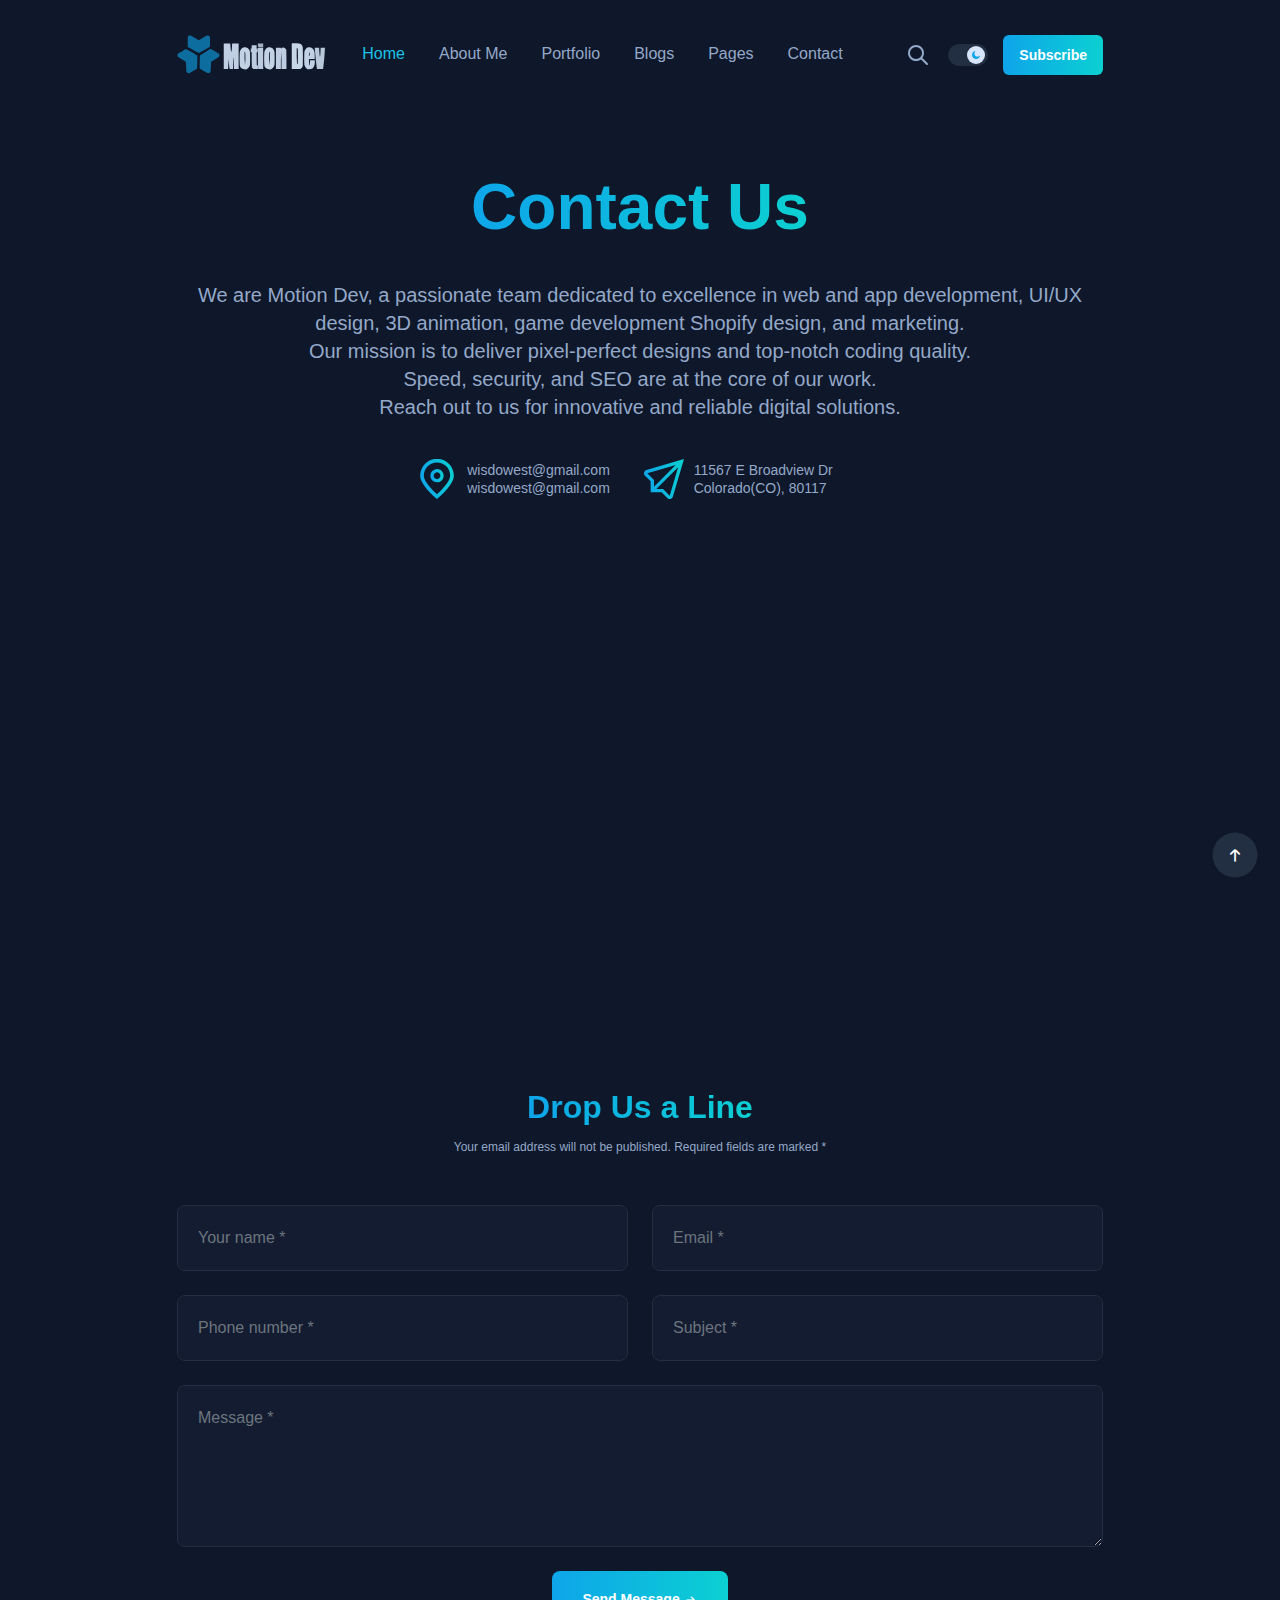
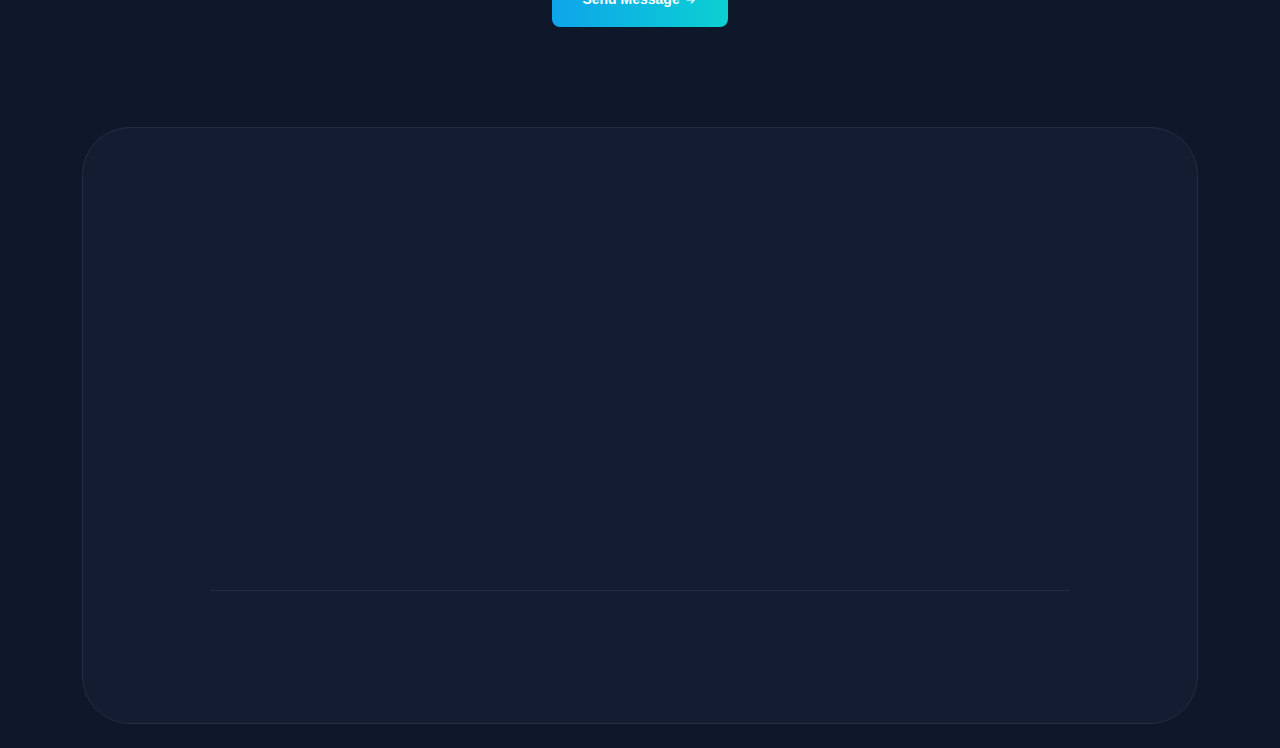
<file: page-contact.html>
<!DOCTYPE html>
<html lang="en">
  <head>
    <meta charset="UTF-8">
    <meta name="viewport" content="width=device-width, initial-scale=1, maximum-scale=1">
    <meta http-equiv="X-UA-Compatible" content="ie=edge">
    <meta name="msapplication-TileColor" content="#0E0E0E">
    <meta name="template-color" content="#0E0E0E">
    <meta name="description" content="Index page">
    <meta name="keywords" content="index, page">
    <meta name="author" content="">
    <link rel="shortcut icon" type="image/x-icon" href="assets/imgs/template/favicon.svg">
    <link href="assets/css/style.css?v=2.0" rel="stylesheet">
    <title>Motion Dev - Contact Page</title>
  </head>
  <body>
    <div id="preloader-active">
      <div class="preloader d-flex align-items-center justify-content-center">
        <div class="preloader-inner position-relative">
          <div class="text-center"><img class="mb-10" src="assets/imgs/template/favicon.svg" alt="GenZ">
            <div class="preloader-dots"></div>
          </div>
        </div>
      </div>
    </div>
    <header class="header sticky-bar">
      <div class="container">
        <div class="row align-items-start">
          <div class="col-xl-1"></div>
          <div class="col-xl-10 col-lg-12">
            <div class="main-header">
              <div class="header-logo"><a class="d-flex" href="index.html"><img class="logo-night" alt="GenZ" src="assets/imgs/template/logo.svg"><img class="d-none logo-day" alt="GenZ" src="assets/imgs/template/logo-day.svg"></a></div>
              <div class="header-nav">
                <nav class="nav-main-menu d-none d-xl-block">
                  <ul class="main-menu">
                    <li class="has-children"><a class="active" href="index.html">Home</a>
                      <ul class="sub-menu">
                        <li><a class="color-gray-500" href="index.html">Homepage - 1</a></li>
                        <li><a class="color-gray-500" href="index-2.html">Homepage - 2</a></li>
                        <li><a class="color-gray-500" href="index-3.html">Homepage - 3</a></li>
                        <li><a class="color-gray-500" href="index-4.html">Homepage - 4</a></li>
                      </ul>
                    </li>
                    <li class="has-children"><a class="color-gray-500" href="page-about.html">About Me</a>
                      <ul class="sub-menu">
                        <li><a class="color-gray-500" href="page-portfolio.html">My Portfolio</a></li>
                        <li><a class="color-gray-500" href="page-portfolio-2.html">My Portfolio 2</a></li>
                        <li><a class="color-gray-500" href="portfolio-details.html">Portfolio Details</a></li>
                      </ul>
                    </li>
                    <li class="has-children"><a class="color-gray-500" href="page-portfolio.html">Portfolio</a>
                      <ul class="sub-menu two-col">
                        <li><a class="color-gray-500" href="blog-archive.html">Blog Category 1</a></li>
                        <li><a class="color-gray-500" href="blog-archive-2.html">Blog Category 2</a></li>
                        <li><a class="color-gray-500" href="blog-archive-3.html">Blog Category 3</a></li>
                        <li><a class="color-gray-500" href="blog-archive-4.html">Blog Category 4</a></li>
                        <li><a class="color-gray-500" href="blog-archive-5.html">Blog Category 5</a></li>
                      </ul>
                    </li>
                    <li class="has-children"><a class="color-gray-500" href="blog-archive.html">Blogs</a>
                      <ul class="sub-menu two-col">
                        <li><a class="color-gray-500" href="single-sidebar.html">Blog Single 1</a></li>
                        <li><a class="color-gray-500" href="single-no-sidebar.html">Blog Single 2</a></li>
                        <li><a class="color-gray-500" href="single-center.html">Blog Single 3</a></li>
                      </ul>
                    </li>
                    <li class="has-children"><a class="color-gray-500" href="#">Pages</a>
                      <ul class="sub-menu two-col">
                        <li><a class="color-gray-500" href="page-about.html">About</a></li>
                        <li><a class="color-gray-500" href="page-author.html">Author posts</a></li>
                        <li><a class="color-gray-500" href="page-contact.html">Contact</a></li>
                        <li><a class="color-gray-500" href="page-search.html">Search results</a></li>
                        <li><a class="color-gray-500" href="page-login.html">Login</a></li>
                        <li><a class="color-gray-500" href="page-signup.html">Signup</a></li>
                        <li><a class="color-gray-500" href="page-404.html">Page 404</a></li>
                      </ul>
                    </li>
                    <li><a class="color-gray-500" href="page-contact.html">Contact</a></li>
                  </ul>
                </nav>
                <div class="burger-icon burger-icon-white"><span class="burger-icon-top"></span><span class="burger-icon-mid"></span><span class="burger-icon-bottom"></span></div>
              </div>
              <div class="header-right text-end"><a class="btn btn-search" href="#"></a>
                <div class="form-search p-20">
                  <form action="#">
                    <input class="form-control" type="text" placeholder="Search">
                    <input class="btn-search-2" type="submit" value="">
                  </form>
                  <div class="popular-keywords text-start mt-20">
                    <p class="mb-10 color-white">Popular tags:</p><a class="color-gray-600 mr-10 font-xs" href="#"># Travel,</a><a class="color-gray-600 mr-10 font-xs" href="#"># Tech,</a><a class="color-gray-600 mr-10 font-xs" href="#"># Movie</a><a class="color-gray-600 mr-10 font-xs" href="#"># Lifestyle</a><a class="color-gray-600 mr-10 font-xs" href="#"># Sport</a>
                  </div>
                </div>
                <div class="switch-button">
                  <div class="form-check form-switch">
                    <input class="form-check-input" id="flexSwitchCheckChecked" type="checkbox" role="switch" checked="">
                  </div>
                </div><a class="btn btn-linear d-none d-sm-inline-block d-md-inline-block d-lg-inline-block hover-up" href="page-login.html">Subscribe</a>
              </div>
            </div>
          </div>
        </div>
      </div>
    </header>
    <div class="mobile-header-active mobile-header-wrapper-style perfect-scrollbar bg-gray-900">
      <div class="mobile-header-wrapper-inner">
        <div class="mobile-header-content-area">
          <div class="mobile-logo border-gray-800"><a class="d-flex" href="index.html"><img class="logo-night" alt="GenZ" src="assets/imgs/template/logo.svg"><img class="d-none logo-day" alt="GenZ" src="assets/imgs/template/logo-day.svg"></a></div>
          <div class="perfect-scroll">
            <div class="mobile-menu-wrap mobile-header-border">
              <nav class="mt-15">
                <ul class="mobile-menu font-heading">
                  <li class="has-children"><a href="index.html">Home</a>
                    <ul class="sub-menu">
                      <li><a href="index.html">Homepage - 1</a></li>
                      <li><a href="index-2.html">Homepage - 2</a></li>
                      <li><a href="index-3.html">Homepage - 3</a></li>
                      <li><a href="index-4.html">Homepage - 4</a></li>
                    </ul>
                  </li>
                  <li class="has-children"><a href="page-about.html">About Me</a>
                    <ul class="sub-menu">
                      <li><a href="blog-archive.html">Blog Category 1</a></li>
                      <li><a href="blog-archive-2.html">Blog Category 2</a></li>
                      <li><a href="blog-archive-3.html">Blog Category 3</a></li>
                      <li><a href="blog-archive-4.html">Blog Category 4</a></li>
                      <li><a href="blog-archive-5.html">Blog Category 5</a></li>
                    </ul>
                  </li>
                  <li class="has-children"><a href="blog-archive.html">Blogs</a>
                    <ul class="sub-menu">
                      <li><a href="single-sidebar.html">Blog Single 1</a></li>
                      <li><a href="single-no-sidebar.html">Blog Single 2</a></li>
                      <li><a href="single-center.html">Blog Single 3</a></li>
                    </ul>
                  </li>
                  <li class="has-children"><a class="color-gray-500" href="page-portfolio.html">Portfolio</a>
                    <ul class="sub-menu">
                      <li><a class="color-gray-500" href="page-portfolio.html">My Portfolio</a></li>
                      <li><a class="color-gray-500" href="page-portfolio-2.html">My Portfolio 2</a></li>
                      <li><a class="color-gray-500" href="portfolio-details.html">Portfolio Details</a></li>
                    </ul>
                  </li>
                  <li class="has-children"><a href="#">Pages</a>
                    <ul class="sub-menu">
                      <li><a href="page-about.html">About</a></li>
                      <li><a href="page-author.html">Author posts</a></li>
                      <li><a href="page-contact.html">Contact</a></li>
                      <li><a href="page-search.html">Search results</a></li>
                      <li><a href="page-login.html">Login</a></li>
                      <li><a href="page-signup.html">Signup</a></li>
                      <li><a href="page-404.html">Page 404</a></li>
                    </ul>
                  </li>
                  <li><a href="page-contact.html">Contact</a></li>
                </ul>
              </nav>
            </div>
            <div class="mobile-account border-gray-800">
              <div class="mobile-header-top bg-gray-900">
                <div class="user-account"><a href="page-login.html"><img src="assets/imgs/template/ava.jpg" alt="GenZ"></a>
                  <div class="content">
                    <h6 class="user-name color-white">Hello<span class="color-white"> Steven !</span></h6>
                    <p class="font-xs text-muted">You have 3 new messages</p>
                  </div>
                </div>
              </div>
              <ul class="mobile-menu">
                <li><a href="page-login.html">Profile</a></li>
                <li><a href="page-login.html">Articles Saved</a></li>
                <li><a href="page-login.html">Add new post</a></li>
                <li><a href="page-login.html">My Likes</a></li>
                <li><a href="page-login.html">Account Setting</a></li>
                <li><a href="page-login.html">Sign out</a></li>
              </ul>
            </div>
            <div class="site-copyright color-gray-400 mt-30">Copyright 2023 &copy; Genz - Personal Blog Template.<br>Designed by<a href="http://alithemes.com" target="_blank">&nbsp; AliThemes</a></div>
          </div>
        </div>
      </div>
    </div>
    <main class="main">
      <div class="cover-home3">
        <div class="container">
          <div class="row">
            <div class="col-xl-10 col-lg-12 m-auto">
              <div class="text-center mt-70">
                <h1 class="color-linear d-inline-block mb-30">Contact Us</h1>
                <p class="text-xl color-gray-500">We are Motion Dev, a passionate team dedicated to excellence in web and app development, UI/UX design, 3D animation, game development Shopify design, and marketing.<br class="d-none d-lg-block">Our mission is to deliver pixel-perfect designs and top-notch coding quality.<br class="d-none d-lg-block">Speed, security, and SEO are at the core of our work.<br class="d-none d-lg-block">Reach out to us for innovative and reliable digital solutions.</p>
              </div>
              <div class="text-center mt-30">
                <div class="d-inline-block location text-start">wisdowest@gmail.com<br>wisdowest@gmail.com</div>
                <div class="d-inline-block plane text-start">11567 E Broadview Dr<br>Colorado(CO), 80117</div>
              </div>
              <div class="box-map mt-70 mb-50">
                <iframe class="google-map" src="https://www.google.com/maps/embed?pb=!1m18!1m12!1m3!1d193595.15830869428!2d-74.119763973046!3d40.69766374874431!2m3!1f0!2f0!3f0!3m2!1i1024!2i768!4f13.1!3m3!1m2!1s0x89c24fa5d33f083b%3A0xc80b8f06e177fe62!2zVGjDoG5oIHBo4buRIE5ldyBZb3JrLCBUaeG7g3UgYmFuZyBOZXcgWW9yaywgSG9hIEvhu7M!5e0!3m2!1svi!2s!4v1666967642011!5m2!1svi!2s" style="border:0;" allowfullscreen="" loading="lazy" referrerpolicy="no-referrer-when-downgrade"></iframe>
              </div>
              <div class="form-contact">
                <div class="text-center">
                  <h3 class="color-linear d-inline-block mb-10">Drop Us a Line</h3>
                  <p class="text-xs color-gray-500">Your email address will not be published. Required fields are marked *</p>
                </div>
                <div class="row mt-50">
                  <div class="col-lg-6">
                    <div class="form-group">
                      <input class="form-control bg-gray-850 border-gray-800 color-gray-500" type="text" placeholder="Your name *">
                    </div>
                  </div>
                  <div class="col-lg-6">
                    <div class="form-group">
                      <input class="form-control bg-gray-850 border-gray-800 color-gray-500" type="text" placeholder="Email *">
                    </div>
                  </div>
                  <div class="col-lg-6">
                    <div class="form-group">
                      <input class="form-control bg-gray-850 border-gray-800 color-gray-500" type="text" placeholder="Phone number *">
                    </div>
                  </div>
                  <div class="col-lg-6">
                    <div class="form-group">
                      <input class="form-control bg-gray-850 border-gray-800 color-gray-500" type="text" placeholder="Subject *">
                    </div>
                  </div>
                  <div class="col-lg-12">
                    <div class="form-group">
                      <textarea class="form-control bg-gray-850 border-gray-800 color-gray-500" rows="5" placeholder="Message *"></textarea>
                    </div>
                  </div>
                  <div class="col-lg-12">
                    <div class="text-center mb-50"><a class="btn btn-linear btn-load-more btn-radius-8 hover-up">
                        Send Message
                        <i class="fi-rr-arrow-small-right"></i></a></div>
                  </div>
                </div>
              </div>
            </div>
          </div>
        </div>
      </div>
    </main>
    <footer class="footer">
      <div class="container">
        <div class="footer-1 bg-gray-850 border-gray-800">
          <div class="row">
            <div class="col-lg-4 mb-30"><a class="wow animate__animated animate__fadeInUp" href="index.html"><img class="logo-night" src="assets/imgs/template/logo.svg" alt="Montion Dev"><img class="d-none logo-day" alt="Montion Dev" src="assets/imgs/template/logo-day.svg"></a>
              <p class="mb-20 mt-20 text-sm color-gray-500 wow animate__animated animate__fadeInUp">I craft intuitive web and app experiences, develop engaging games, and create stunning 3D animations. My approach combines development and marketing to enhance every interaction, ensuring functionality and visual appeal go hand in hand.</p>
              <h6 class="color-white mb-5 wow animate__animated animate__fadeInUp">Address</h6>
              <p class="text-sm color-gray-500 wow animate__animated animate__fadeInUp">123 Main Street<br>New York, NY 10001</p>
            </div>
            <div class="col-lg-4 mb-30">
              <h6 class="text-lg mb-30 color-white wow animate__animated animate__fadeInUp">Categories</h6>
              <div class="row">
                <div class="col-6">
                  <ul class="menu-footer">
                    <li class="wow animate__animated animate__fadeInUp"><a class="color-gray-500" href="blog-archive.html">3D Animation</a></li>
                    <li class="wow animate__animated animate__fadeInUp"><a class="color-gray-500" href="blog-archive.html">Business</a></li>
                    <li class="wow animate__animated animate__fadeInUp"><a class="color-gray-500" href="blog-archive.html">Mobile Game</a></li>
                    <li class="wow animate__animated animate__fadeInUp"><a class="color-gray-500" href="blog-archive.html">Website</a></li>
                    <li class="wow animate__animated animate__fadeInUp"><a class="color-gray-500" href="blog-archive.html">Shopify</a></li>
                    <li class="wow animate__animated animate__fadeInUp"><a class="color-gray-500" href="blog-archive.html">WordPress</a></li>
                  </ul>
                </div>
                <div class="col-6">
                  <ul class="menu-footer">
                    <li class="wow animate__animated animate__fadeInUp"><a class="color-gray-500" href="blog-archive.html">Marketing</a></li>
                    <li class="wow animate__animated animate__fadeInUp"><a class="color-gray-500" href="blog-archive.html">Dental</a></li>
                    <li class="wow animate__animated animate__fadeInUp"><a class="color-gray-500" href="blog-archive.html">Biology</a></li>
                    <li class="wow animate__animated animate__fadeInUp"><a class="color-gray-500" href="blog-archive.html">Design</a></li>
                    <li class="wow animate__animated animate__fadeInUp"><a class="color-gray-500" href="blog-archive.html">Breakfast</a></li>
                    <li class="wow animate__animated animate__fadeInUp"><a class="color-gray-500" href="blog-archive.html">Dessert</a></li>
                  </ul>
                </div>
              </div>
            </div>
            <div class="col-lg-4 mb-30">
              <h4 class="text-lg mb-30 color-white wow animate__animated animate__fadeInUp">Newsletter</h4>
              <p class="text-base color-gray-500 wow animate__animated animate__fadeInUp">Sign up to be first to receive the latest stories inspiring us, case studies, and industry news.</p>
              <div class="form-newsletters mt-15 wow animate__animated animate__fadeInUp">
                <form action="#">
                  <div class="form-group">
                    <input class="input-name border-gray-500" type="text" placeholder="Your name">
                  </div>
                  <div class="form-group">
                    <input class="input-email border-gray-500" type="email" placeholder="Emaill address">
                  </div>
                  <div class="form-group mt-20">
                    <button class="btn btn-linear hover-up">
                      Subscribe
                      <i class="fi-rr-arrow-small-right"></i>
                    </button>
                  </div>
                </form>
              </div>
            </div>
          </div>
          <div class="footer-bottom border-gray-800">
            <div class="row">
              <div class="col-lg-5 text-center text-lg-start">
                <p class="text-base color-white wow animate__animated animate__fadeIn">© Created by<a class="copyright" href="https://www.instagram.com/motion_d_e_v?igsh=YmFoM21qcXlhYTYz&utm_source=qr" target="_blank"> Motion Dev</a></p>
              </div>
              <div class="col-lg-7 text-center text-lg-end">
                <div class="box-socials">
                  <div class="d-inline-block mr-30 wow animate__animated animate__fadeIn" data-wow-delay=".0s"><a class="icon-socials icon-twitter color-gray-500" href="https://x.com/motion_develop">Twitter</a></div>
                  <div class="d-inline-block mr-30 wow animate__animated animate__fadeIn" data-wow-delay=".2s"><a class="icon-socials icon-linked color-gray-500" href="https://www.linkedin.com">LinkedIn</a></div>
                  <div class="d-inline-block wow animate__animated animate__fadeIn" data-wow-delay=".4s"><a class="icon-socials icon-insta color-gray-500" href="https://www.instagram.com/motion_d_e_v?igsh=YmFoM21qcXlhYTYz&utm_source=qr">Instagram</a></div>
                </div>
              </div>
            </div>
          </div>
        </div>
      </div>
    </footer>
    <div class="progressCounter progressScroll hover-up hover-neon-2">
      <div class="progressScroll-border">
        <div class="progressScroll-circle"><span class="progressScroll-text"><i class="fi-rr-arrow-small-up"></i></span></div>
      </div>
    </div>
    <script src="assets/js/vendors/modernizr-3.6.0.min.js"></script>
    <script src="assets/js/vendors/jquery-3.6.0.min.js"></script>
    <script src="assets/js/vendors/jquery-migrate-3.3.0.min.js"></script>
    <script src="assets/js/vendors/bootstrap.bundle.min.js"></script>
    <script src="assets/js/vendors/waypoints.js"></script>
    <script src="assets/js/vendors/wow.js"></script>
    <script src="assets/js/vendors/text-type.js"></script>
    <script src="assets/js/vendors/swiper-bundle.min.js"></script>
    <script src="assets/js/vendors/jquery.progressScroll.min.js"></script>
    <script src="assets/js/main.js?v=2.0"></script>
  </body>
</html>
</file>
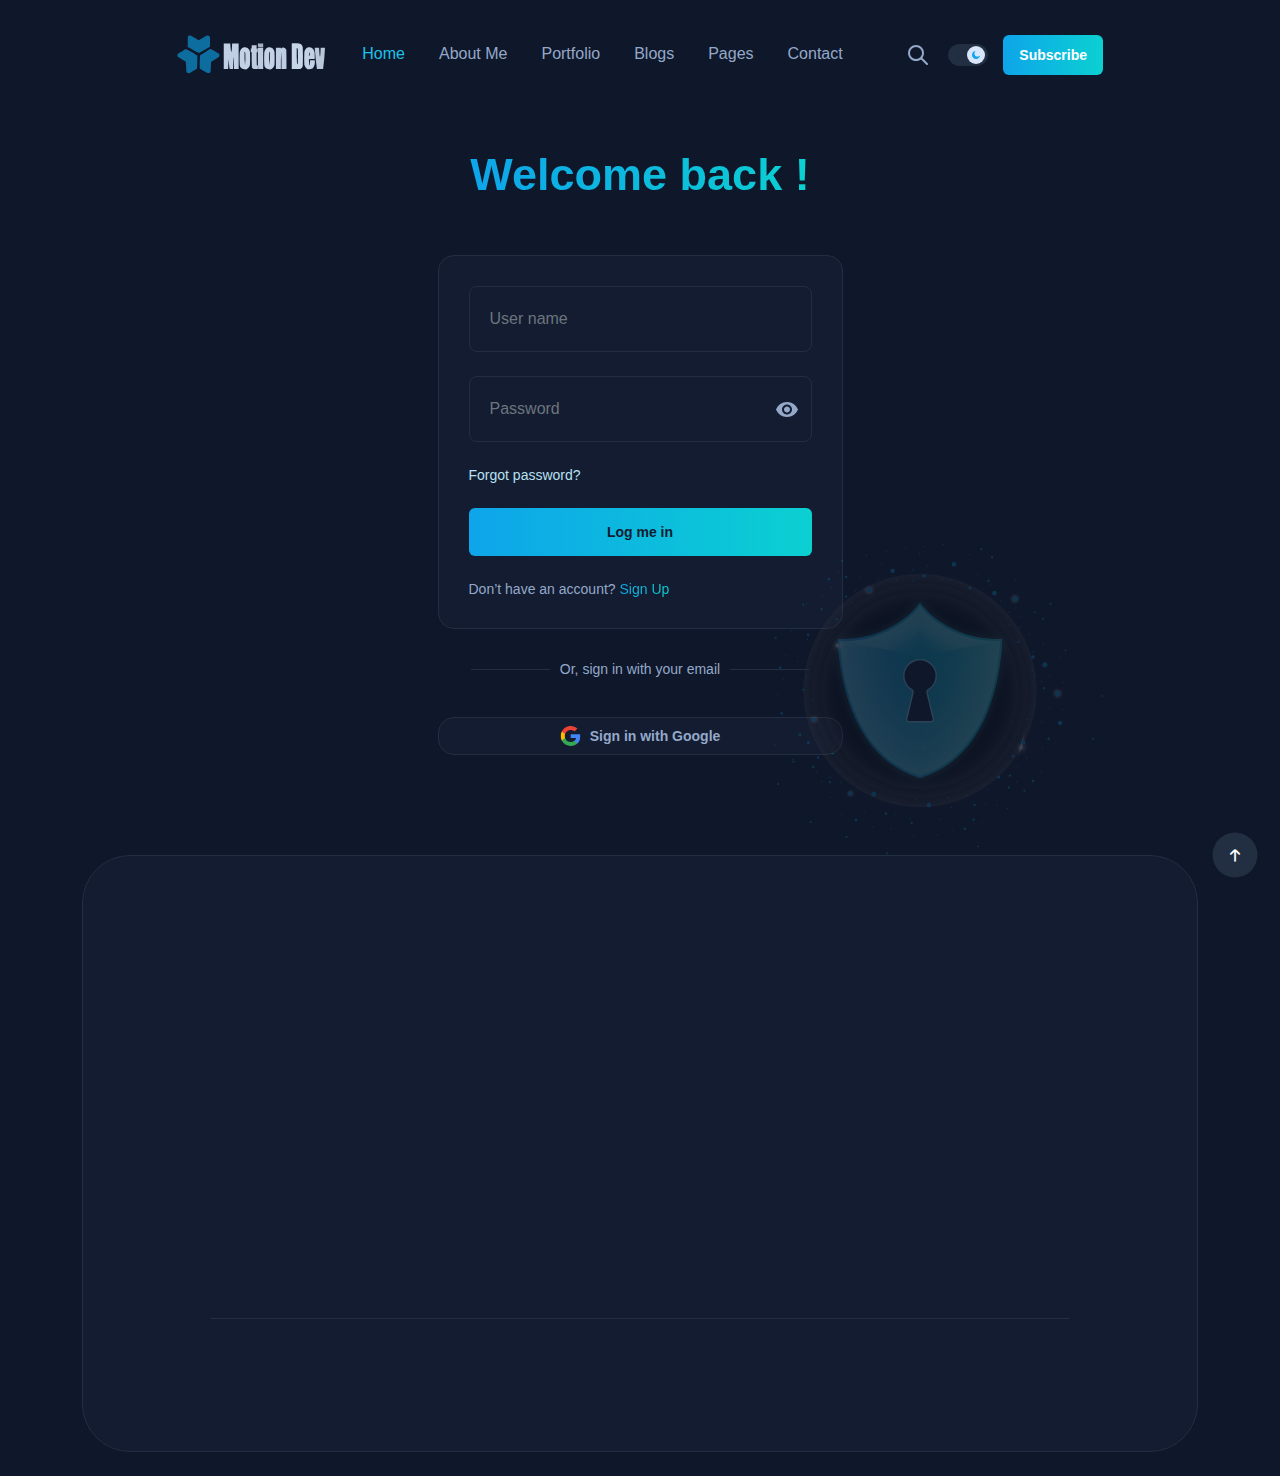
<file: page-login.html>
<!DOCTYPE html>
<html lang="en">
  <head>
    <meta charset="UTF-8">
    <meta name="viewport" content="width=device-width, initial-scale=1, maximum-scale=1">
    <meta http-equiv="X-UA-Compatible" content="ie=edge">
    <meta name="msapplication-TileColor" content="#0E0E0E">
    <meta name="template-color" content="#0E0E0E">
    <meta name="description" content="Index page">
    <meta name="keywords" content="index, page">
    <meta name="author" content="">
    <link rel="shortcut icon" type="image/x-icon" href="assets/imgs/template/favicon.svg">
    <link href="assets/css/style.css?v=2.0" rel="stylesheet">
    <title>Login - Personal Blog  HTML Template</title>
  </head>
  <body>
    <div id="preloader-active">
      <div class="preloader d-flex align-items-center justify-content-center">
        <div class="preloader-inner position-relative">
          <div class="text-center"><img class="mb-10" src="assets/imgs/template/favicon.svg" alt="GenZ">
            <div class="preloader-dots"></div>
          </div>
        </div>
      </div>
    </div>
    <header class="header sticky-bar">
      <div class="container">
        <div class="row align-items-start">
          <div class="col-xl-1"></div>
          <div class="col-xl-10 col-lg-12">
            <div class="main-header">
              <div class="header-logo"><a class="d-flex" href="index.html"><img class="logo-night" alt="GenZ" src="assets/imgs/template/logo.svg"><img class="d-none logo-day" alt="GenZ" src="assets/imgs/template/logo-day.svg"></a></div>
              <div class="header-nav">
                <nav class="nav-main-menu d-none d-xl-block">
                  <ul class="main-menu">
                    <li class="has-children"><a class="active" href="index.html">Home</a>
                      <ul class="sub-menu">
                        <li><a class="color-gray-500" href="index.html">Homepage - 1</a></li>
                        <li><a class="color-gray-500" href="index-2.html">Homepage - 2</a></li>
                        <li><a class="color-gray-500" href="index-3.html">Homepage - 3</a></li>
                        <li><a class="color-gray-500" href="index-4.html">Homepage - 4</a></li>
                      </ul>
                    </li>
                    <li class="has-children"><a class="color-gray-500" href="page-about.html">About Me</a>
                      <ul class="sub-menu">
                        <li><a class="color-gray-500" href="page-portfolio.html">My Portfolio</a></li>
                        <li><a class="color-gray-500" href="page-portfolio-2.html">My Portfolio 2</a></li>
                        <li><a class="color-gray-500" href="portfolio-details.html">Portfolio Details</a></li>
                      </ul>
                    </li>
                    <li class="has-children"><a class="color-gray-500" href="page-portfolio.html">Portfolio</a>
                      <ul class="sub-menu two-col">
                        <li><a class="color-gray-500" href="blog-archive.html">Blog Category 1</a></li>
                        <li><a class="color-gray-500" href="blog-archive-2.html">Blog Category 2</a></li>
                        <li><a class="color-gray-500" href="blog-archive-3.html">Blog Category 3</a></li>
                        <li><a class="color-gray-500" href="blog-archive-4.html">Blog Category 4</a></li>
                        <li><a class="color-gray-500" href="blog-archive-5.html">Blog Category 5</a></li>
                      </ul>
                    </li>
                    <li class="has-children"><a class="color-gray-500" href="blog-archive.html">Blogs</a>
                      <ul class="sub-menu two-col">
                        <li><a class="color-gray-500" href="single-sidebar.html">Blog Single 1</a></li>
                        <li><a class="color-gray-500" href="single-no-sidebar.html">Blog Single 2</a></li>
                        <li><a class="color-gray-500" href="single-center.html">Blog Single 3</a></li>
                      </ul>
                    </li>
                    <li class="has-children"><a class="color-gray-500" href="#">Pages</a>
                      <ul class="sub-menu two-col">
                        <li><a class="color-gray-500" href="page-about.html">About</a></li>
                        <li><a class="color-gray-500" href="page-author.html">Author posts</a></li>
                        <li><a class="color-gray-500" href="page-contact.html">Contact</a></li>
                        <li><a class="color-gray-500" href="page-search.html">Search results</a></li>
                        <li><a class="color-gray-500" href="page-login.html">Login</a></li>
                        <li><a class="color-gray-500" href="page-signup.html">Signup</a></li>
                        <li><a class="color-gray-500" href="page-404.html">Page 404</a></li>
                      </ul>
                    </li>
                    <li><a class="color-gray-500" href="page-contact.html">Contact</a></li>
                  </ul>
                </nav>
                <div class="burger-icon burger-icon-white"><span class="burger-icon-top"></span><span class="burger-icon-mid"></span><span class="burger-icon-bottom"></span></div>
              </div>
              <div class="header-right text-end"><a class="btn btn-search" href="#"></a>
                <div class="form-search p-20">
                  <form action="#">
                    <input class="form-control" type="text" placeholder="Search">
                    <input class="btn-search-2" type="submit" value="">
                  </form>
                  <div class="popular-keywords text-start mt-20">
                    <p class="mb-10 color-white">Popular tags:</p><a class="color-gray-600 mr-10 font-xs" href="#"># Travel,</a><a class="color-gray-600 mr-10 font-xs" href="#"># Tech,</a><a class="color-gray-600 mr-10 font-xs" href="#"># Movie</a><a class="color-gray-600 mr-10 font-xs" href="#"># Lifestyle</a><a class="color-gray-600 mr-10 font-xs" href="#"># Sport</a>
                  </div>
                </div>
                <div class="switch-button">
                  <div class="form-check form-switch">
                    <input class="form-check-input" id="flexSwitchCheckChecked" type="checkbox" role="switch" checked="">
                  </div>
                </div><a class="btn btn-linear d-none d-sm-inline-block d-md-inline-block d-lg-inline-block hover-up" href="page-login.html">Subscribe</a>
              </div>
            </div>
          </div>
        </div>
      </div>
    </header>
    <div class="mobile-header-active mobile-header-wrapper-style perfect-scrollbar bg-gray-900">
      <div class="mobile-header-wrapper-inner">
        <div class="mobile-header-content-area">
          <div class="mobile-logo border-gray-800"><a class="d-flex" href="index.html"><img class="logo-night" alt="GenZ" src="assets/imgs/template/logo.svg"><img class="d-none logo-day" alt="GenZ" src="assets/imgs/template/logo-day.svg"></a></div>
          <div class="perfect-scroll">
            <div class="mobile-menu-wrap mobile-header-border">
              <nav class="mt-15">
                <ul class="mobile-menu font-heading">
                  <li class="has-children"><a href="index.html">Home</a>
                    <ul class="sub-menu">
                      <li><a href="index.html">Homepage - 1</a></li>
                      <li><a href="index-2.html">Homepage - 2</a></li>
                      <li><a href="index-3.html">Homepage - 3</a></li>
                      <li><a href="index-4.html">Homepage - 4</a></li>
                    </ul>
                  </li>
                  <li class="has-children"><a href="page-about.html">About</a>
                    <ul class="sub-menu">
                      <li><a href="blog-archive.html">Blog Category 1</a></li>
                      <li><a href="blog-archive-2.html">Blog Category 2</a></li>
                      <li><a href="blog-archive-3.html">Blog Category 3</a></li>
                      <li><a href="blog-archive-4.html">Blog Category 4</a></li>
                      <li><a href="blog-archive-5.html">Blog Category 5</a></li>
                    </ul>
                  </li>
                  <li class="has-children"><a href="blog-archive.html">Blogs</a>
                    <ul class="sub-menu">
                      <li><a href="single-sidebar.html">Blog Single 1</a></li>
                      <li><a href="single-no-sidebar.html">Blog Single 2</a></li>
                      <li><a href="single-center.html">Blog Single 3</a></li>
                    </ul>
                  </li>
                  <li class="has-children"><a class="color-gray-500" href="page-portfolio.html">Portfolio</a>
                    <ul class="sub-menu">
                      <li><a class="color-gray-500" href="page-portfolio.html">My Portfolio</a></li>
                      <li><a class="color-gray-500" href="page-portfolio-2.html">My Portfolio 2</a></li>
                      <li><a class="color-gray-500" href="portfolio-details.html">Portfolio Details</a></li>
                    </ul>
                  </li>
                  <li class="has-children"><a href="#">Pages</a>
                    <ul class="sub-menu">
                      <li><a href="page-about.html">About</a></li>
                      <li><a href="page-author.html">Author posts</a></li>
                      <li><a href="page-contact.html">Contact</a></li>
                      <li><a href="page-search.html">Search results</a></li>
                      <li><a href="page-login.html">Login</a></li>
                      <li><a href="page-signup.html">Signup</a></li>
                      <li><a href="page-404.html">Page 404</a></li>
                    </ul>
                  </li>
                  <li><a href="page-contact.html">Contact</a></li>
                </ul>
              </nav>
            </div>
            <div class="mobile-account border-gray-800">
              <div class="mobile-header-top bg-gray-900">
                <div class="user-account"><a href="page-login.html"><img src="assets/imgs/template/ava.jpg" alt="GenZ"></a>
                  <div class="content">
                    <h6 class="user-name color-white">Hello<span class="color-white"> Steven !</span></h6>
                    <p class="font-xs text-muted">You have 3 new messages</p>
                  </div>
                </div>
              </div>
              <ul class="mobile-menu">
                <li><a href="page-login.html">Profile</a></li>
                <li><a href="page-login.html">Articles Saved</a></li>
                <li><a href="page-login.html">Add new post</a></li>
                <li><a href="page-login.html">My Likes</a></li>
                <li><a href="page-login.html">Account Setting</a></li>
                <li><a href="page-login.html">Sign out</a></li>
              </ul>
            </div>
            <div class="site-copyright color-gray-400 mt-30">Copyright 2023 &copy; Genz - Personal Blog Template.<br>Designed by<a href="http://alithemes.com" target="_blank">&nbsp; AliThemes</a></div>
          </div>
        </div>
      </div>
    </div>
    <main class="main">
      <div class="cover-home3">
        <div class="container">
          <div class="row">
            <div class="col-xl-10 col-lg-12 m-auto">
              <div class="text-center mt-50 pb-50">
                <h2 class="color-linear d-inline-block">Welcome back !</h2>
              </div>
              <div class="box-form-login pb-50">
                <div class="form-login bg-gray-850 border-gray-800 text-start">
                  <form action="#">
                    <div class="form-group">
                      <input class="form-control bg-gray-850 border-gray-800" type="text" placeholder="User name">
                    </div>
                    <div class="form-group position-relative">
                      <input class="form-control bg-gray-850 border-gray-800 password" type="password" placeholder="Password"><span class="viewpass"></span>
                    </div>
                    <div class="form-group"><a class="color-white link" href="#">Forgot password?</a></div>
                    <div class="form-group">
                      <input class="btn btn-linear color-gray-850 hover-up" type="submit" value="Log me in">
                    </div>
                    <div class="form-group mb-0"><span>Don’t have an account?</span><a class="color-linear" href="page-signup.html"> Sign Up</a></div>
                  </form>
                </div>
                <div class="box-line"><span class="bg-gray-900">Or, sign in with your email</span></div>
                <div class="box-login-gmail bg-gray-850 border-gray-800 hover-up"><a class="btn btn-login-gmail color-gray-500" href="#">Sign in with Google</a></div>
              </div>
            </div>
          </div>
        </div>
      </div>
    </main>
    <footer class="footer">
      <div class="container">
        <div class="footer-1 bg-gray-850 border-gray-800">
          <div class="row">
            <div class="col-lg-4 mb-30"><a class="wow animate__animated animate__fadeInUp" href="index.html"><img class="logo-night" src="assets/imgs/template/logo.svg" alt="Genz"><img class="d-none logo-day" alt="GenZ" src="assets/imgs/template/logo-day.svg"></a>
              <p class="mb-20 mt-20 text-sm color-gray-500 wow animate__animated animate__fadeInUp">When an unknown prnoto sans took a galley and scrambled it to make specimen book not only five When an unknown prnoto sans took a galley and scrambled it to five centurie.</p>
              <h6 class="color-white mb-5 wow animate__animated animate__fadeInUp">Address</h6>
              <p class="text-sm color-gray-500 wow animate__animated animate__fadeInUp">123 Main Street<br>New York, NY 10001</p>
            </div>
            <div class="col-lg-4 mb-30">
              <h6 class="text-lg mb-30 color-white wow animate__animated animate__fadeInUp">Categories</h6>
              <div class="row">
                <div class="col-6">
                  <ul class="menu-footer">
                    <li class="wow animate__animated animate__fadeInUp"><a class="color-gray-500" href="blog-archive.html">Action</a></li>
                    <li class="wow animate__animated animate__fadeInUp"><a class="color-gray-500" href="blog-archive.html">Business</a></li>
                    <li class="wow animate__animated animate__fadeInUp"><a class="color-gray-500" href="blog-archive.html">Adventure</a></li>
                    <li class="wow animate__animated animate__fadeInUp"><a class="color-gray-500" href="blog-archive.html">Canada</a></li>
                    <li class="wow animate__animated animate__fadeInUp"><a class="color-gray-500" href="blog-archive.html">America</a></li>
                    <li class="wow animate__animated animate__fadeInUp"><a class="color-gray-500" href="blog-archive.html">Curiosity</a></li>
                  </ul>
                </div>
                <div class="col-6">
                  <ul class="menu-footer">
                    <li class="wow animate__animated animate__fadeInUp"><a class="color-gray-500" href="blog-archive.html">Animal</a></li>
                    <li class="wow animate__animated animate__fadeInUp"><a class="color-gray-500" href="blog-archive.html">Dental</a></li>
                    <li class="wow animate__animated animate__fadeInUp"><a class="color-gray-500" href="blog-archive.html">Biology</a></li>
                    <li class="wow animate__animated animate__fadeInUp"><a class="color-gray-500" href="blog-archive.html">Design</a></li>
                    <li class="wow animate__animated animate__fadeInUp"><a class="color-gray-500" href="blog-archive.html">Breakfast</a></li>
                    <li class="wow animate__animated animate__fadeInUp"><a class="color-gray-500" href="blog-archive.html">Dessert</a></li>
                  </ul>
                </div>
              </div>
            </div>
            <div class="col-lg-4 mb-30">
              <h4 class="text-lg mb-30 color-white wow animate__animated animate__fadeInUp">Newsletter</h4>
              <p class="text-base color-gray-500 wow animate__animated animate__fadeInUp">Sign up to be first to receive the latest stories inspiring us, case studies, and industry news.</p>
              <div class="form-newsletters mt-15 wow animate__animated animate__fadeInUp">
                <form action="#">
                  <div class="form-group">
                    <input class="input-name border-gray-500" type="text" placeholder="Your name">
                  </div>
                  <div class="form-group">
                    <input class="input-email border-gray-500" type="email" placeholder="Emaill address">
                  </div>
                  <div class="form-group mt-20">
                    <button class="btn btn-linear hover-up">
                      Subscribe
                      <i class="fi-rr-arrow-small-right"></i>
                    </button>
                  </div>
                </form>
              </div>
            </div>
          </div>
          <div class="footer-bottom border-gray-800">
            <div class="row">
              <div class="col-lg-5 text-center text-lg-start">
                <p class="text-base color-white wow animate__animated animate__fadeIn">© Created by<a class="copyright" href="http://alithemes.com" target="_blank"> AliThemes.com</a></p>
              </div>
              <div class="col-lg-7 text-center text-lg-end">
                <div class="box-socials">
                  <div class="d-inline-block mr-30 wow animate__animated animate__fadeIn" data-wow-delay=".0s"><a class="icon-socials icon-twitter color-gray-500" href="https://twitter.com">Twitter</a></div>
                  <div class="d-inline-block mr-30 wow animate__animated animate__fadeIn" data-wow-delay=".2s"><a class="icon-socials icon-linked color-gray-500" href="https://www.linkedin.com">LinkedIn</a></div>
                  <div class="d-inline-block wow animate__animated animate__fadeIn" data-wow-delay=".4s"><a class="icon-socials icon-insta color-gray-500" href="https://www.instagram.com">Instagram</a></div>
                </div>
              </div>
            </div>
          </div>
        </div>
      </div>
    </footer>
    <div class="progressCounter progressScroll hover-up hover-neon-2">
      <div class="progressScroll-border">
        <div class="progressScroll-circle"><span class="progressScroll-text"><i class="fi-rr-arrow-small-up"></i></span></div>
      </div>
    </div>
    <script src="assets/js/vendors/modernizr-3.6.0.min.js"></script>
    <script src="assets/js/vendors/jquery-3.6.0.min.js"></script>
    <script src="assets/js/vendors/jquery-migrate-3.3.0.min.js"></script>
    <script src="assets/js/vendors/bootstrap.bundle.min.js"></script>
    <script src="assets/js/vendors/waypoints.js"></script>
    <script src="assets/js/vendors/wow.js"></script>
    <script src="assets/js/vendors/text-type.js"></script>
    <script src="assets/js/vendors/swiper-bundle.min.js"></script>
    <script src="assets/js/vendors/jquery.progressScroll.min.js"></script>
    <script src="assets/js/main.js?v=2.0"></script>
  </body>
</html>
</file>
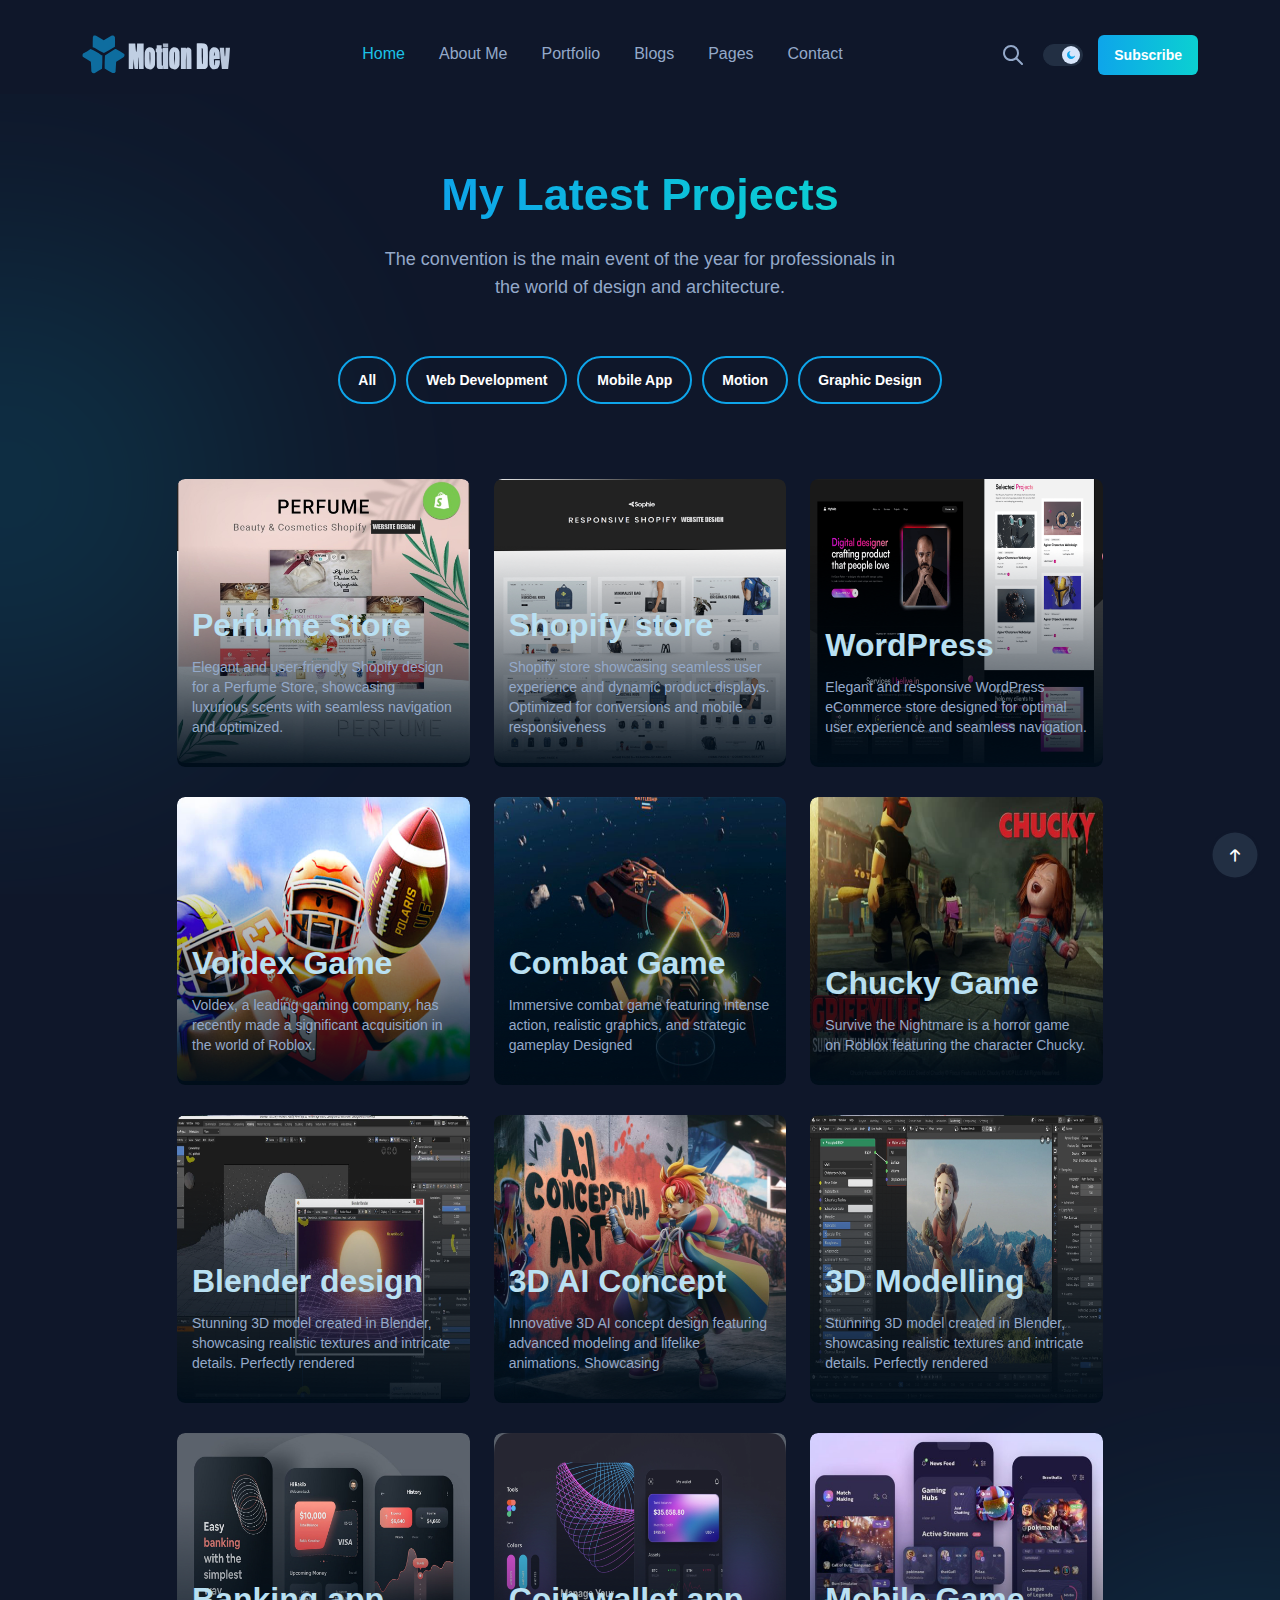
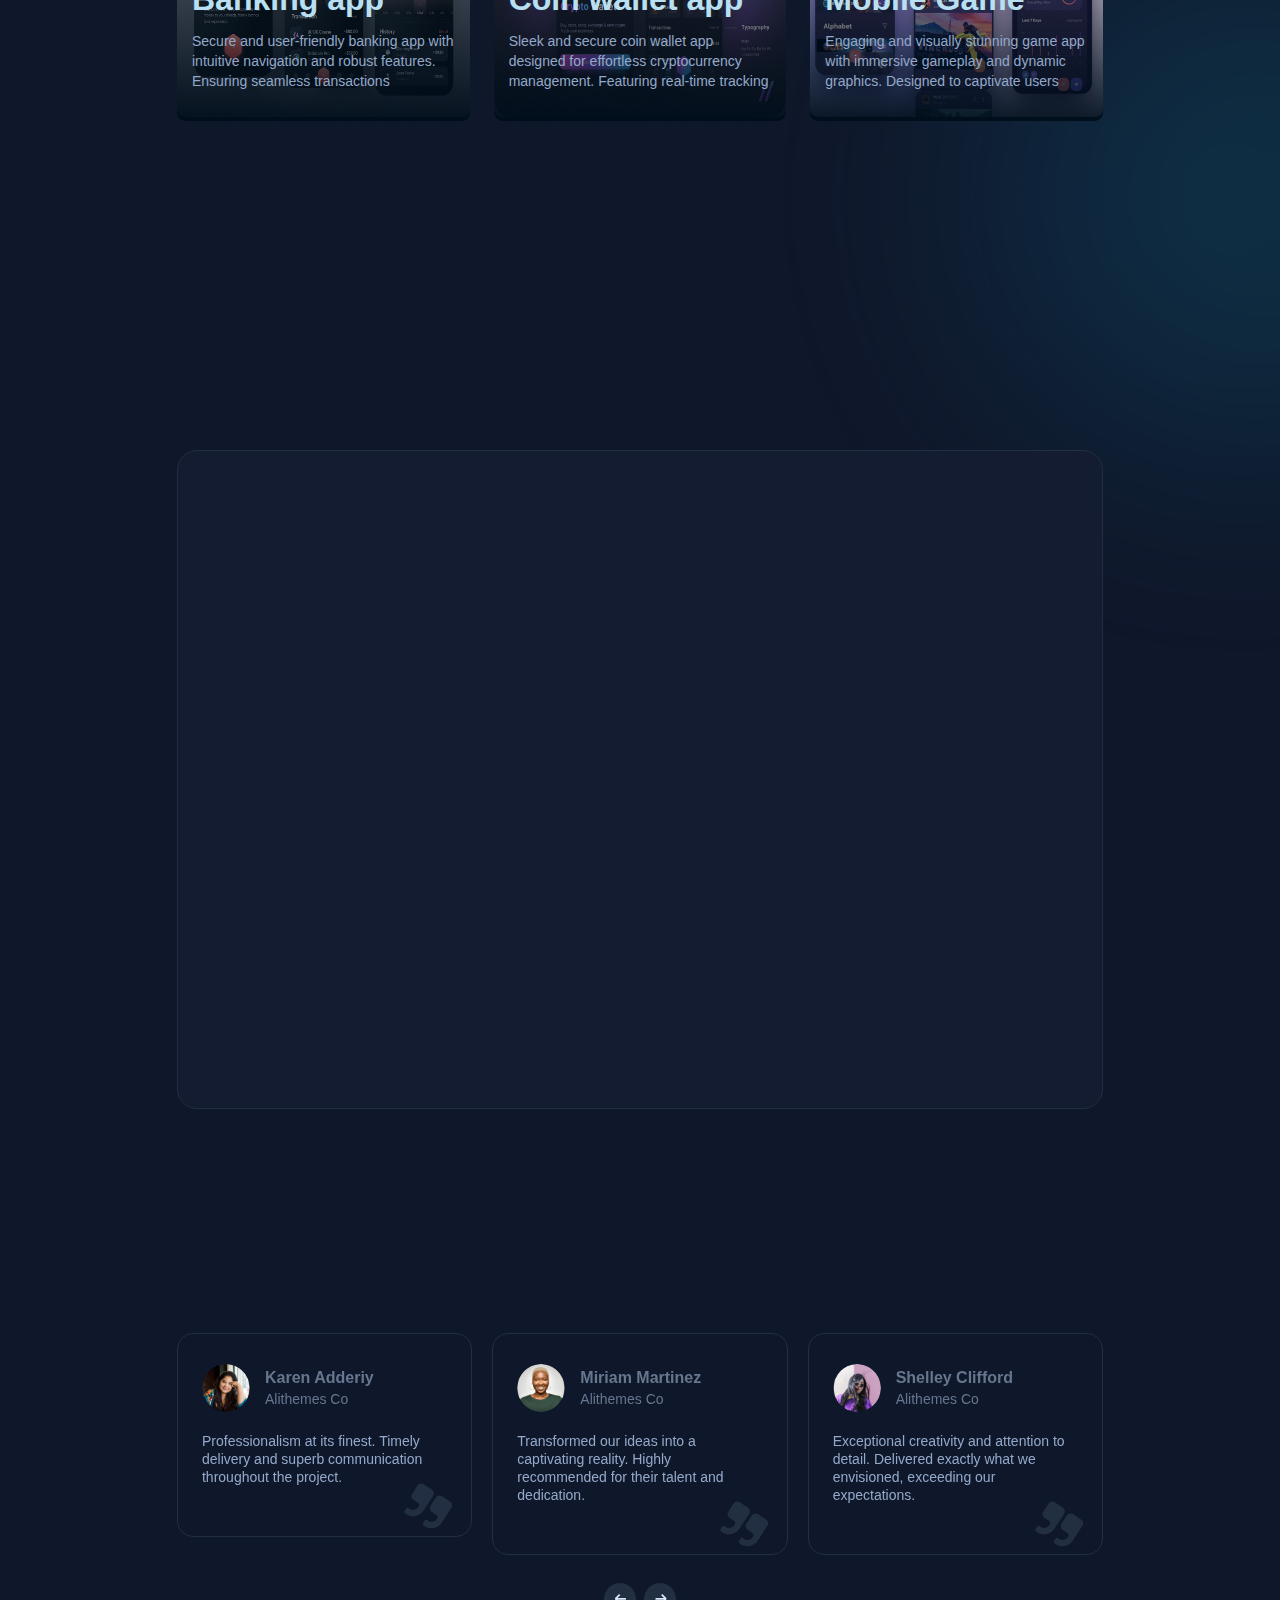
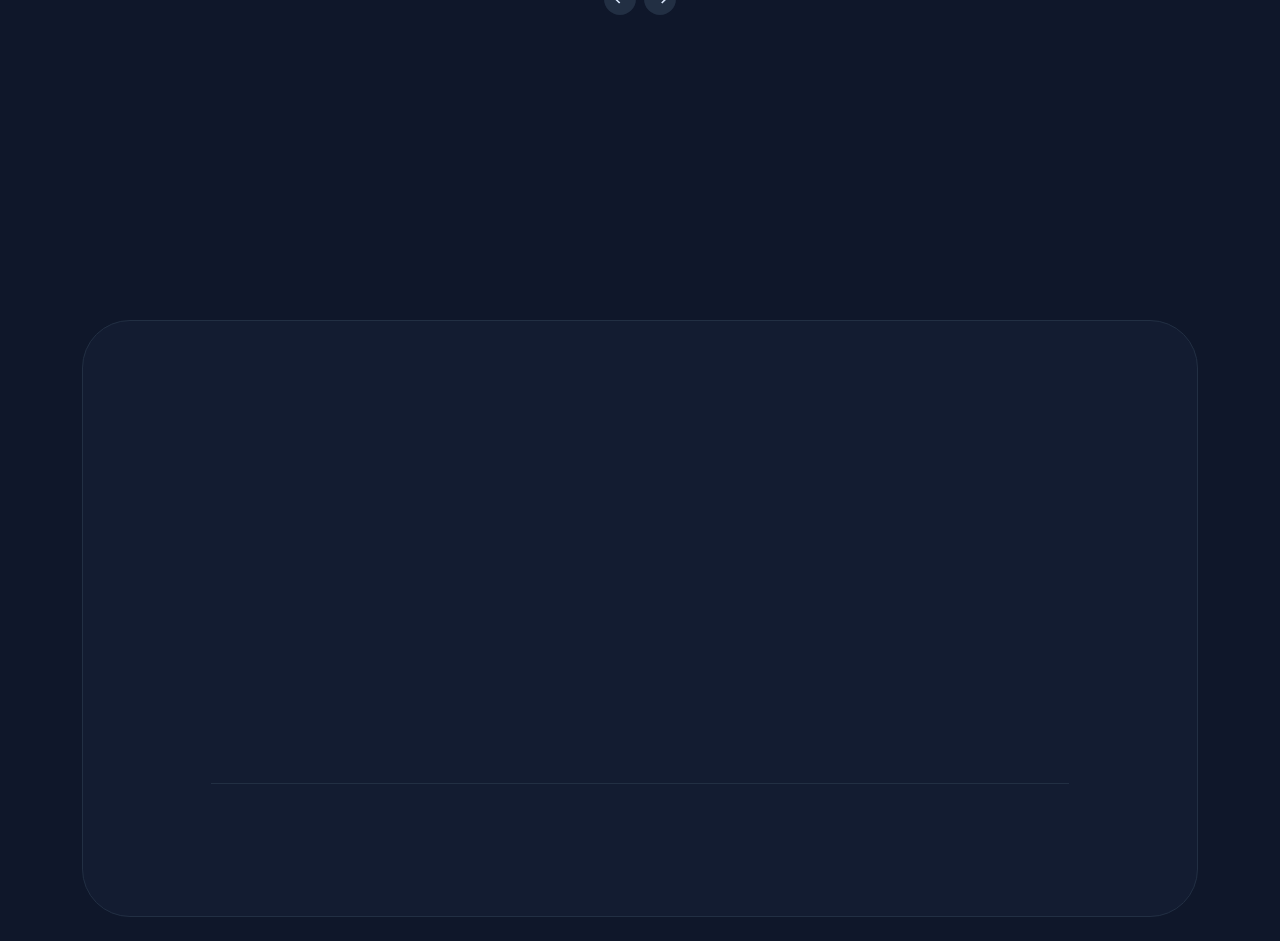
<file: page-portfolio.html>
<!DOCTYPE html>
<html lang="en">
  <head>
    <meta charset="UTF-8">
    <meta name="viewport" content="width=device-width, initial-scale=1, maximum-scale=1">
    <meta http-equiv="X-UA-Compatible" content="ie=edge">
    <meta name="msapplication-TileColor" content="#0E0E0E">
    <meta name="template-color" content="#0E0E0E">
    <meta name="description" content="Index page">
    <meta name="keywords" content="index, page">
    <meta name="author" content="">
    <link rel="shortcut icon" type="image/x-icon" href="assets/imgs/template/favicon.svg">
    <link href="assets/css/style.css?v=2.0" rel="stylesheet">
    <title>Montion Dev - Portfolio</title>
  </head>
  <body>
    <div id="preloader-active">
      <div class="preloader d-flex align-items-center justify-content-center">
        <div class="preloader-inner position-relative">
          <div class="text-center"><img class="mb-10" src="assets/imgs/template/favicon.svg" alt="Montion Dev">
            <div class="preloader-dots"></div>
          </div>
        </div>
      </div>
    </div>
    <header class="header sticky-bar bg-gray-900">
      <div class="container">
        <div class="main-header">
          <div class="header-logo"><a class="d-flex" href="index.html"><img class="logo-night" alt="Montion Dev" src="assets/imgs/template/logo.svg"><img class="d-none logo-day" alt="Montion Dev" src="assets/imgs/template/logo-day.svg"></a></div>
          <div class="header-nav">
            <nav class="nav-main-menu d-none d-xl-block">
              <ul class="main-menu">
                <li class="has-children"><a class="active" href="index.html">Home</a>
                  <ul class="sub-menu">
                    <li><a class="color-gray-500" href="index.html">Homepage - 1</a></li>
                    <li><a class="color-gray-500" href="index-2.html">Homepage - 2</a></li>
                    <li><a class="color-gray-500" href="index-3.html">Homepage - 3</a></li>
                    <li><a class="color-gray-500" href="index-4.html">Homepage - 4</a></li>
                  </ul>
                </li>
                <li class="has-children"><a class="color-gray-500" href="page-about.html">About Me</a>
                  <ul class="sub-menu">
                    <li><a class="color-gray-500" href="page-portfolio.html">My Portfolio</a></li>
                    <li><a class="color-gray-500" href="page-portfolio-2.html">My Portfolio 2</a></li>
                    <li><a class="color-gray-500" href="portfolio-details.html">Portfolio Details</a></li>
                  </ul>
                </li>
                <li class="has-children"><a class="color-gray-500" href="page-portfolio.html">Portfolio</a>
                  <ul class="sub-menu two-col">
                    <li><a class="color-gray-500" href="blog-archive.html">Blog Category 1</a></li>
                    <li><a class="color-gray-500" href="blog-archive-2.html">Blog Category 2</a></li>
                    <li><a class="color-gray-500" href="blog-archive-3.html">Blog Category 3</a></li>
                    <li><a class="color-gray-500" href="blog-archive-4.html">Blog Category 4</a></li>
                    <li><a class="color-gray-500" href="blog-archive-5.html">Blog Category 5</a></li>
                  </ul>
                </li>
                <li class="has-children"><a class="color-gray-500" href="blog-archive.html">Blogs</a>
                  <ul class="sub-menu two-col">
                    <li><a class="color-gray-500" href="single-sidebar.html">Blog Single 1</a></li>
                    <li><a class="color-gray-500" href="single-no-sidebar.html">Blog Single 2</a></li>
                    <li><a class="color-gray-500" href="single-center.html">Blog Single 3</a></li>
                  </ul>
                </li>
                <li class="has-children"><a class="color-gray-500" href="#">Pages</a>
                  <ul class="sub-menu two-col">
                    <li><a class="color-gray-500" href="page-about.html">About</a></li>
                    <li><a class="color-gray-500" href="page-author.html">Author posts</a></li>
                    <li><a class="color-gray-500" href="page-contact.html">Contact</a></li>
                    <li><a class="color-gray-500" href="page-search.html">Search results</a></li>
                    <li><a class="color-gray-500" href="page-login.html">Login</a></li>
                    <li><a class="color-gray-500" href="page-signup.html">Signup</a></li>
                    <li><a class="color-gray-500" href="page-404.html">Page 404</a></li>
                  </ul>
                </li>
                <li><a class="color-gray-500" href="page-contact.html">Contact</a></li>
              </ul>
            </nav>
            <div class="burger-icon burger-icon-white"><span class="burger-icon-top"></span><span class="burger-icon-mid"></span><span class="burger-icon-bottom"></span></div>
          </div>
          <div class="header-right text-end"><a class="btn btn-search" href="#"></a>
            <div class="form-search p-20">
              <form action="#">
                <input class="form-control" type="text" placeholder="Search">
                <input class="btn-search-2" type="submit" value="">
              </form>
              <div class="popular-keywords text-start mt-20">
                <p class="mb-10 color-white">Popular tags:</p><a class="color-gray-600 mr-10 font-xs" href="#"># Travel,</a><a class="color-gray-600 mr-10 font-xs" href="#"># Tech,</a><a class="color-gray-600 mr-10 font-xs" href="#"># Movie</a><a class="color-gray-600 mr-10 font-xs" href="#"># Lifestyle</a><a class="color-gray-600 mr-10 font-xs" href="#"># Sport</a>
              </div>
            </div>
            <div class="switch-button">
              <div class="form-check form-switch">
                <input class="form-check-input" id="flexSwitchCheckChecked" type="checkbox" role="switch" checked="">
              </div>
            </div><a class="btn btn-linear d-none d-sm-inline-block hover-up hover-shadow" href="page-login.html">Subscribe</a>
          </div>
        </div>
      </div>
    </header>
    <div class="mobile-header-active mobile-header-wrapper-style perfect-scrollbar bg-gray-900">
      <div class="mobile-header-wrapper-inner">
        <div class="mobile-header-content-area">
          <div class="mobile-logo border-gray-800"><a class="d-flex" href="index.html"><img class="logo-night" alt="Montion Dev" src="assets/imgs/template/logo.svg"><img class="d-none logo-day" alt="Montion Dev" src="assets/imgs/template/logo-day.svg"></a></div>
          <div class="perfect-scroll">
            <div class="mobile-menu-wrap mobile-header-border">
              <nav class="mt-15">
                <ul class="mobile-menu font-heading">
                  <li class="has-children"><a href="index.html">Home</a>
                    <ul class="sub-menu">
                      <li><a href="index.html">Homepage - 1</a></li>
                      <li><a href="index-2.html">Homepage - 2</a></li>
                      <li><a href="index-3.html">Homepage - 3</a></li>
                      <li><a href="index-4.html">Homepage - 4</a></li>
                    </ul>
                  </li>
                  <li class="has-children"><a href="page-about.html">About Me</a>
                    <ul class="sub-menu">
                      <li><a href="blog-archive.html">Blog Category 1</a></li>
                      <li><a href="blog-archive-2.html">Blog Category 2</a></li>
                      <li><a href="blog-archive-3.html">Blog Category 3</a></li>
                      <li><a href="blog-archive-4.html">Blog Category 4</a></li>
                      <li><a href="blog-archive-5.html">Blog Category 5</a></li>
                    </ul>
                  </li>
                  <li class="has-children"><a href="blog-archive.html">Blogs</a>
                    <ul class="sub-menu">
                      <li><a href="single-sidebar.html">Blog Single 1</a></li>
                      <li><a href="single-no-sidebar.html">Blog Single 2</a></li>
                      <li><a href="single-center.html">Blog Single 3</a></li>
                    </ul>
                  </li>
                  <li class="has-children"><a class="color-gray-500" href="page-portfolio.html">Portfolio</a>
                    <ul class="sub-menu">
                      <li><a class="color-gray-500" href="page-portfolio.html">My Portfolio</a></li>
                      <li><a class="color-gray-500" href="page-portfolio-2.html">My Portfolio 2</a></li>
                      <li><a class="color-gray-500" href="portfolio-details.html">Portfolio Details</a></li>
                    </ul>
                  </li>
                  <li class="has-children"><a href="#">Pages</a>
                    <ul class="sub-menu">
                      <li><a href="page-about.html">About</a></li>
                      <li><a href="page-author.html">Author posts</a></li>
                      <li><a href="page-contact.html">Contact</a></li>
                      <li><a href="page-search.html">Search results</a></li>
                      <li><a href="page-login.html">Login</a></li>
                      <li><a href="page-signup.html">Signup</a></li>
                      <li><a href="page-404.html">Page 404</a></li>
                    </ul>
                  </li>
                  <li><a href="page-contact.html">Contact</a></li>
                </ul>
              </nav>
            </div>
            <div class="mobile-account border-gray-800">
              <div class="mobile-header-top bg-gray-900">
                <div class="user-account"><a href="page-login.html"><img src="assets/imgs/template/ava.jpg" alt="Montion Dev"></a>
                  <div class="content">
                    <h6 class="user-name color-white">Hello<span class="color-white"> Steven !</span></h6>
                    <p class="font-xs text-muted">You have 3 new messages</p>
                  </div>
                </div>
              </div>
              <ul class="mobile-menu">
                <li><a href="page-login.html">Profile</a></li>
                <li><a href="page-login.html">Articles Saved</a></li>
                <li><a href="page-login.html">Add new post</a></li>
                <li><a href="page-login.html">My Likes</a></li>
                <li><a href="page-login.html">Account Setting</a></li>
                <li><a href="page-login.html">Sign out</a></li>
              </ul>
            </div>
            <div class="site-copyright color-gray-400 mt-30">Copyright 2023 &copy; Montion Dev - Personal Blog Template.<br>Designed by<a href="http://alithemes.com" target="_blank">&nbsp; AliThemes</a></div>
          </div>
        </div>
      </div>
    </div>
    <main class="main">
      <div class="cover-home1">
        <div class="container">
          <div class="row">
            <div class="col-xl-1"></div>
            <div class="col-xl-10 col-lg-12">
              <div class="text-center mt-70 mb-50">
                <h2 class="color-linear d-inline-block mb-20 wow animate__animated animate__fadeInUp">My Latest Projects</h2>
                <p class="text-lg color-gray-500 wow animate__animated animate__fadeInUp">The convention is the main event of the year for professionals in<br class="d-none d-lg-block">the world of design and architecture.</p>
              </div>
              <div class="row text-center filter-nav">
                <div class="col-lg-12"><span class="wow animate__animated animate__fadeInUp" data-wow-delay=".0s"><span class="btn btn-border-linear btn-filter hover-up" data-filter="">All</span></span><span class="wow animate__animated animate__fadeInUp" data-wow-delay=".1s"><span class="btn btn-border-linear btn-filter hover-up" data-filter="web">Web Development</span></span><span class="wow animate__animated animate__fadeInUp" data-wow-delay=".2s"><span class="btn btn-border-linear btn-filter hover-up" data-filter="mobile">Mobile App</span></span><span class="wow animate__animated animate__fadeInUp" data-wow-delay=".3s"><span class="btn btn-border-linear btn-filter hover-up" data-filter="motion">Motion</span></span><span class="wow animate__animated animate__fadeInUp" data-wow-delay=".4s"><span class="btn btn-border-linear btn-filter hover-up" data-filter="graphic">Graphic Design</span></span></div>
              </div>
              <div class="mt-70">
                <div class="row">
                  <div class="col-lg-4">
                    <div class="project" data-category="web motion">
                      <div class="item-content">
                        <div class="card-style-1 hover-up mb-30" data-wow-delay=".0s">
                          <div class="card-image"><a class="link-post" href="portfolio-details.html"><img src="assets/imgs/page/about/img1.png" alt="Montion Dev">
                              <div class="card-info card-bg-2">
                                <div class="info-bottom mb-15">
                                  <h3 class="color-white mb-10">Perfume Store</h3>
                                  <p class="color-gray-500 text-sm">Elegant and user-friendly Shopify design for a Perfume Store, showcasing luxurious scents with seamless navigation and optimized.</p>
                                </div>
                              </div></a></div>
                        </div>
                      </div>
                    </div>
                  </div>
                  <div class="col-lg-4">
                    <div class="project" data-category="graphic web">
                      <div class="item-content">
                        <div class="card-style-1 hover-up mb-30" data-wow-delay=".1s">
                          <div class="card-image"><a class="link-post" href="portfolio-details.html"><img src="assets/imgs/page/about/img2.png" alt="Montion Dev">
                              <div class="card-info card-bg-2">
                                <div class="info-bottom mb-15">
                                  <h3 class="color-white mb-10">Shopify store</h3>
                                  <p class="color-gray-500 text-sm">Shopify store showcasing seamless user experience and dynamic product displays. Optimized for conversions and mobile responsiveness</p>
                                </div>
                              </div></a></div>
                        </div>
                      </div>
                    </div>
                  </div>
                  <div class="col-lg-4">
                    <div class="project" data-category="mobile motion graphic">
                      <div class="item-content">
                        <div class="card-style-1 hover-up mb-30" data-wow-delay=".2s">
                          <div class="card-image"><a class="link-post" href="portfolio-details.html"><img src="assets/imgs/page/about/img3.png" alt="Montion Dev">
                              <div class="card-info card-bg-2">
                                <div class="info-bottom mb-15">
                                  <h3 class="color-white mb-10">WordPress</h3>
                                  <p class="color-gray-500 text-sm">Elegant and responsive WordPress eCommerce store designed for optimal user experience and seamless navigation.</p>
                                </div>
                              </div></a></div>
                        </div>
                      </div>
                    </div>
                  </div>
                  <div class="col-lg-4">
                    <div class="project" data-category="motion mobile">
                      <div class="item-content">
                        <div class="card-style-1 hover-up mb-30" data-wow-delay=".0s">
                          <div class="card-image"><a class="link-post" href="portfolio-details.html"><img src="assets/imgs/page/about/img4.png" alt="Montion Dev">
                              <div class="card-info card-bg-2">
                                <div class="info-bottom mb-15">
                                  <h3 class="color-white mb-10">Voldex Game</h3>
                                  <p class="color-gray-500 text-sm">Voldex, a leading gaming company, has recently made a significant acquisition in the world of Roblox.</p>
                                </div>
                              </div></a></div>
                        </div>
                      </div>
                    </div>
                  </div>
                  <div class="col-lg-4">
                    <div class="project" data-category="web graphic">
                      <div class="item-content">
                        <div class="card-style-1 hover-up mb-30" data-wow-delay=".1s">
                          <div class="card-image"><a class="link-post" href="portfolio-details.html"><img src="assets/imgs/page/about/img5.png" alt="Montion Dev">
                              <div class="card-info card-bg-2">
                                <div class="info-bottom mb-15">
                                  <h3 class="color-white mb-10">Combat Game</h3>
                                  <p class="color-gray-500 text-sm">Immersive combat game featuring intense action, realistic graphics, and strategic gameplay Designed</p>
                                </div>
                              </div></a></div>
                        </div>
                      </div>
                    </div>
                  </div>
                  <div class="col-lg-4">
                    <div class="project" data-category="mobile">
                      <div class="item-content">
                        <div class="card-style-1 hover-up mb-30" data-wow-delay=".2s">
                          <div class="card-image"><a class="link-post" href="portfolio-details.html"><img src="assets/imgs/page/about/img6.png" alt="Montion Dev">
                              <div class="card-info card-bg-2">
                                <div class="info-bottom mb-15">
                                  <h3 class="color-white mb-10">Chucky Game</h3>
                                  <p class="color-gray-500 text-sm">Survive the Nightmare is a horror game on Roblox featuring the character Chucky.</p>
                                </div>
                              </div></a></div>
                        </div>
                      </div>
                    </div>
                  </div>
                  <div class="col-lg-4">
                    <div class="project" data-category="web motion">
                      <div class="item-content">
                        <div class="card-style-1 hover-up mb-30" data-wow-delay=".0s">
                          <div class="card-image"><a class="link-post" href="portfolio-details.html"><img src="assets/imgs/page/about/img7.png" alt="Montion Dev">
                              <div class="card-info card-bg-2">
                                <div class="info-bottom mb-15">
                                  <h3 class="color-white mb-10">Blender design</h3>
                                  <p class="color-gray-500 text-sm">Stunning 3D model created in Blender, showcasing realistic textures and intricate details. Perfectly rendered</p>
                                </div>
                              </div></a></div>
                        </div>
                      </div>
                    </div>
                  </div>
                  <div class="col-lg-4">
                    <div class="project" data-category="graphic web">
                      <div class="item-content">
                        <div class="card-style-1 hover-up mb-30" data-wow-delay=".1s">
                          <div class="card-image"><a class="link-post" href="portfolio-details.html"><img src="assets/imgs/page/about/img8.png" alt="Montion Dev">
                              <div class="card-info card-bg-2">
                                <div class="info-bottom mb-15">
                                  <h3 class="color-white mb-10">3D AI Concept</h3>
                                  <p class="color-gray-500 text-sm">Innovative 3D AI concept design featuring advanced modeling and lifelike animations. Showcasing</p>
                                </div>
                              </div></a></div>
                        </div>
                      </div>
                    </div>
                  </div>
                  <div class="col-lg-4">
                    <div class="project" data-category="mobile motion graphic">
                      <div class="item-content">
                        <div class="card-style-1 hover-up mb-30" data-wow-delay=".2s">
                          <div class="card-image"><a class="link-post" href="portfolio-details.html"><img src="assets/imgs/page/about/img9.png" alt="Montion Dev">
                              <div class="card-info card-bg-2">
                                <div class="info-bottom mb-15">
                                  <h3 class="color-white mb-10">3D Modelling</h3>
                                  <p class="color-gray-500 text-sm">Stunning 3D model created in Blender, showcasing realistic textures and intricate details. Perfectly rendered</p>
                                </div>
                              </div></a></div>
                        </div>
                      </div>
                    </div>
                  </div>
                  <div class="col-lg-4">
                    <div class="project" data-category="motion mobile">
                      <div class="item-content">
                        <div class="card-style-1 hover-up mb-30" data-wow-delay=".0s">
                          <div class="card-image"><a class="link-post" href="portfolio-details.html"><img src="assets/imgs/page/about/img10.png" alt="Montion Dev">
                              <div class="card-info card-bg-2">
                                <div class="info-bottom mb-15">
                                  <h3 class="color-white mb-10">Banking app</h3>
                                  <p class="color-gray-500 text-sm">Secure and user-friendly banking app with intuitive navigation and robust features. Ensuring seamless transactions</p>
                                </div>
                              </div></a></div>
                        </div>
                      </div>
                    </div>
                  </div>
                  <div class="col-lg-4">
                    <div class="project" data-category="web graphic">
                      <div class="item-content">
                        <div class="card-style-1 hover-up mb-30" data-wow-delay=".1s">
                          <div class="card-image"><a class="link-post" href="portfolio-details.html"><img src="assets/imgs/page/about/img11.png" alt="Montion Dev">
                              <div class="card-info card-bg-2">
                                <div class="info-bottom mb-15">
                                  <h3 class="color-white mb-10">Coin wallet app</h3>
                                  <p class="color-gray-500 text-sm">Sleek and secure coin wallet app designed for effortless cryptocurrency management. Featuring real-time tracking</p>
                                </div>
                              </div></a></div>
                        </div>
                      </div>
                    </div>
                  </div>
                  <div class="col-lg-4">
                    <div class="project" data-category="mobile">
                      <div class="item-content">
                        <div class="card-style-1 hover-up mb-30" data-wow-delay=".2s">
                          <div class="card-image"><a class="link-post" href="portfolio-details.html"><img src="assets/imgs/page/about/img12.png" alt="Montion Dev">
                              <div class="card-info card-bg-2">
                                <div class="info-bottom mb-15">
                                  <h3 class="color-white mb-10">Mobile Game</h3>
                                  <p class="color-gray-500 text-sm">Engaging and visually stunning game app with immersive gameplay and dynamic graphics. Designed to captivate users</p>
                                </div>
                              </div></a></div>
                        </div>
                      </div>
                    </div>
                  </div>
                  
                </div>
              </div>
              <nav class="mb-50">
                <ul class="pagination">
                  <li class="page-item wow animate__animated animate__fadeIn" data-wow-delay=".0s"><a class="page-link page-prev" href="#"><i class="fi-rr-arrow-small-left"></i></a></li>
                  <li class="page-item wow animate__animated animate__fadeIn" data-wow-delay=".1s"><a class="page-link" href="#">1</a></li>
                  <li class="page-item wow animate__animated animate__fadeIn" data-wow-delay=".2s"><a class="page-link active" href="#">2</a></li>
                  <li class="page-item wow animate__animated animate__fadeIn" data-wow-delay=".3s"><a class="page-link" href="#">3</a></li>
                  <li class="page-item wow animate__animated animate__fadeIn" data-wow-delay=".4s"><a class="page-link" href="#">...</a></li>
                  <li class="page-item wow animate__animated animate__fadeIn" data-wow-delay=".5s"><a class="page-link page-next" href="#"><i class="fi-rr-arrow-small-right"></i></a></li>
                </ul>
              </nav>
              <div class="text-center mt-70 mb-50">
                <h2 class="color-linear d-inline-block mb-20 wow animate__animated animate__fadeInUp">My Services</h2>
                <p class="text-lg color-gray-500 wow animate__animated animate__fadeInUp">With many years of experience in the field of Digital Marketing,<br class="d-none d-lg-block">I am confident to bring you many outstanding values.</p>
              </div>
              <div class="box-features bg-gray-850 border-gray-800">
                <div class="row">
                  <div class="col-lg-4 col-md-6 mb-50 wow animate__animated animate__fadeIn" data-wow-delay="0s"><span class="item-icon bg-gray-950 icon-motion"></span>
                    <h5 class="color-white mb-15">Web & App<br>Development</h5>
                    <p class="text-base color-gray-700">Creating seamless digital experiences with custom web and app solutions.</p>
                  </div>
                  <div class="col-lg-4 col-md-6 mb-50 wow animate__animated animate__fadeIn" data-wow-delay="0.1s"><span class="item-icon bg-gray-950 icon-ui"></span>
                    <h5 class="color-white mb-15">UI/Ux<br>3D Animation</h5>
                    <p class="text-base color-gray-700">Designing intuitive interfaces and lifelike animations for engaging user experiences.</p>
                  </div>
                  <div class="col-lg-4 col-md-6 mb-50 wow animate__animated animate__fadeIn" data-wow-delay="0.2s"><span class="item-icon bg-gray-950 icon-branding"></span>
                    <h5 class="color-white mb-15">Game <br>Development</h5>
                    <p class="text-base color-gray-700">Crafting captivating games with immersive gameplay and stunning graphics.</p>
                  </div>
                  <div class="col-lg-4 col-md-6 mb-50 wow animate__animated animate__fadeIn" data-wow-delay="0s"><span class="item-icon bg-gray-950 icon-product"></span>
                    <h5 class="color-white mb-15">Shopify Design <br>& Marketing</h5>
                    <p class="text-base color-gray-700">Building optimized e-commerce stores and effective marketing strategies.</p>
                  </div>
                  <div class="col-lg-4 col-md-6 mb-50 wow animate__animated animate__fadeIn" data-wow-delay="0.1s"><span class="item-icon bg-gray-950 icon-key"></span>
                    <h5 class="color-white mb-15">Blender <br>Design</h5>
                    <p class="text-base color-gray-700">Producing detailed 3D models and animations using advanced Blender techniques.</p>
                  </div>
                  <div class="col-lg-4 col-md-6 mb-50 wow animate__animated animate__fadeIn" data-wow-delay="0.2s"><span class="item-icon bg-gray-950 icon-social"></span>
                    <h5 class="color-white mb-15">Social<br>Marketing & Management</h5>
                    <p class="text-base color-gray-700">Boosting your online presence with strategic social media campaigns and management.</p>
                  </div>
                </div>
              </div>
              <div class="text-center mt-70 mb-50">
                <h2 class="color-linear d-inline-block mb-10 wow animate__animated animate__fadeInUp">Testimonials</h2>
                <p class="text-lg color-gray-500 wow animate__animated animate__fadeInUp">Nettracking is a B2B marketing software for telecommunications industry.</p>
              </div>
              <div class="box-testimonials mb-150animate__fadeIn mb-100">
                <div class="box-swiper">
                  <div class="swiper-container swiper-group-3">
                    <div class="swiper-wrapper pt-5">
                      <div class="swiper-slide">
                        <div class="card-testimonials bg-gray-850 border-gray-800 hover-up">
                          <div class="box-author mb-20"><img src="assets/imgs/page/about/author.png" alt="Montion Dev">
                            <div class="author-info">
                              <h6 class="color-gray-700">Karen Adderiy</h6><span class="color-gray-700 text-sm">Alithemes Co</span>
                            </div>
                          </div>
                          <div class="card-info">
                            <p class="color-gray-500">Professionalism at its finest. Timely delivery and superb communication throughout the project.</p>
                          </div>
                        </div>
                      </div>
                      <div class="swiper-slide">
                        <div class="card-testimonials bg-gray-850 border-gray-800 hover-up">
                          <div class="box-author mb-20"><img src="assets/imgs/page/about/author2.png" alt="Montion Dev">
                            <div class="author-info">
                              <h6 class="color-gray-700">Miriam Martinez</h6><span class="color-gray-700 text-sm">Alithemes Co</span>
                            </div>
                          </div>
                          <div class="card-info">
                            <p class="color-gray-500">Transformed our ideas into a captivating reality. Highly recommended for their talent and dedication.</p>
                          </div>
                        </div>
                      </div>
                      <div class="swiper-slide">
                        <div class="card-testimonials bg-gray-850 border-gray-800 hover-up">
                          <div class="box-author mb-20"><img src="assets/imgs/page/about/author3.png" alt="Montion Dev">
                            <div class="author-info">
                              <h6 class="color-gray-700">Shelley Clifford</h6><span class="color-gray-700 text-sm">Alithemes Co</span>
                            </div>
                          </div>
                          <div class="card-info">
                            <p class="color-gray-500">Exceptional creativity and attention to detail. Delivered exactly what we envisioned, exceeding our expectations.</p>
                          </div>
                        </div>
                      </div>
                    </div>
                  </div>
                  <div class="swiper-buttons">
                    <div class="swiper-button-prev swiper-button-prev-style-3"></div>
                    <div class="swiper-button-next swiper-button-next-style-3"></div>
                  </div>
                </div>
              </div>
              <div class="row align-items-end mt-30">
                <div class="col-lg-9 wow animate__animated animate__fadeIn">
                  <h3 class="color-linear">Content publishing cooperation<br class="d-none d-lg-block">with my partners</h3>
                </div>
                <div class="col-lg-3 text-lg-end mt-15 hover-up wow animate__animated animate__fadeIn" data-wow-delay="0.2s"><a class="link-brand-1" href="#">Learn More</a></div>
              </div>
              <div class="list-logos mt-50 mb-30">
                <div class="container">
                  <div class="row">
                    <div class="swiper-container swiper-group-1">
                      <div class="swiper-wrapper wow animate__animated animate__fadeIn">
                        <div class="swiper-slide"><a href="#"><img src="assets/imgs/page/homepage3/agon.svg" alt="Montion Dev"></a></div>
                        <div class="swiper-slide"><a href="#"><img src="assets/imgs/page/homepage3/mon.svg" alt="Montion Dev"></a></div>
                        <div class="swiper-slide"><a href="#"><img src="assets/imgs/page/homepage3/fig.svg" alt="Montion Dev"></a></div>
                        <div class="swiper-slide"><a href="#"><img src="assets/imgs/page/homepage3/flow.svg" alt="Montion Dev"></a></div>
                        <div class="swiper-slide"><a href="#"><img src="assets/imgs/page/homepage3/evara.svg" alt="Montion Dev"></a></div>
                      </div>
                    </div>
                  </div>
                </div>
              </div>
            </div>
          </div>
        </div>
      </div>
    </main>
    <footer class="footer">
      <div class="container">
        <div class="footer-1 bg-gray-850 border-gray-800">
          <div class="row">
            <div class="col-lg-4 mb-30"><a class="wow animate__animated animate__fadeInUp" href="index.html"><img class="logo-night" src="assets/imgs/template/logo.svg" alt="Montion Dev"><img class="d-none logo-day" alt="Montion Dev" src="assets/imgs/template/logo-day.svg"></a>
              <p class="mb-20 mt-20 text-sm color-gray-500 wow animate__animated animate__fadeInUp">I craft intuitive web and app experiences, develop engaging games, and create stunning 3D animations. My approach combines development and marketing to enhance every interaction, ensuring functionality and visual appeal go hand in hand.</p>
              <h6 class="color-white mb-5 wow animate__animated animate__fadeInUp">Address</h6>
              <p class="text-sm color-gray-500 wow animate__animated animate__fadeInUp">123 Main Street<br>New York, NY 10001</p>
            </div>
            <div class="col-lg-4 mb-30">
              <h6 class="text-lg mb-30 color-white wow animate__animated animate__fadeInUp">Categories</h6>
              <div class="row">
                <div class="col-6">
                  <ul class="menu-footer">
                    <li class="wow animate__animated animate__fadeInUp"><a class="color-gray-500" href="blog-archive.html">3D Animation</a></li>
                    <li class="wow animate__animated animate__fadeInUp"><a class="color-gray-500" href="blog-archive.html">Business</a></li>
                    <li class="wow animate__animated animate__fadeInUp"><a class="color-gray-500" href="blog-archive.html">Mobile Game</a></li>
                    <li class="wow animate__animated animate__fadeInUp"><a class="color-gray-500" href="blog-archive.html">Website</a></li>
                    <li class="wow animate__animated animate__fadeInUp"><a class="color-gray-500" href="blog-archive.html">Shopify</a></li>
                    <li class="wow animate__animated animate__fadeInUp"><a class="color-gray-500" href="blog-archive.html">WordPress</a></li>
                  </ul>
                </div>
                <div class="col-6">
                  <ul class="menu-footer">
                    <li class="wow animate__animated animate__fadeInUp"><a class="color-gray-500" href="blog-archive.html">Marketing</a></li>
                    <li class="wow animate__animated animate__fadeInUp"><a class="color-gray-500" href="blog-archive.html">Dental</a></li>
                    <li class="wow animate__animated animate__fadeInUp"><a class="color-gray-500" href="blog-archive.html">Biology</a></li>
                    <li class="wow animate__animated animate__fadeInUp"><a class="color-gray-500" href="blog-archive.html">Design</a></li>
                    <li class="wow animate__animated animate__fadeInUp"><a class="color-gray-500" href="blog-archive.html">Breakfast</a></li>
                    <li class="wow animate__animated animate__fadeInUp"><a class="color-gray-500" href="blog-archive.html">Dessert</a></li>
                  </ul>
                </div>
              </div>
            </div>
            <div class="col-lg-4 mb-30">
              <h4 class="text-lg mb-30 color-white wow animate__animated animate__fadeInUp">Newsletter</h4>
              <p class="text-base color-gray-500 wow animate__animated animate__fadeInUp">Sign up to be first to receive the latest stories inspiring us, case studies, and industry news.</p>
              <div class="form-newsletters mt-15 wow animate__animated animate__fadeInUp">
                <form action="#">
                  <div class="form-group">
                    <input class="input-name border-gray-500" type="text" placeholder="Your name">
                  </div>
                  <div class="form-group">
                    <input class="input-email border-gray-500" type="email" placeholder="Emaill address">
                  </div>
                  <div class="form-group mt-20">
                    <button class="btn btn-linear hover-up">
                      Subscribe
                      <i class="fi-rr-arrow-small-right"></i>
                    </button>
                  </div>
                </form>
              </div>
            </div>
          </div>
          <div class="footer-bottom border-gray-800">
            <div class="row">
              <div class="col-lg-5 text-center text-lg-start">
                <p class="text-base color-white wow animate__animated animate__fadeIn">© Created by<a class="copyright" href="https://www.instagram.com/motion_d_e_v?igsh=YmFoM21qcXlhYTYz&utm_source=qr" target="_blank"> Motion Dev</a></p>
              </div>
              <div class="col-lg-7 text-center text-lg-end">
                <div class="box-socials">
                  <div class="d-inline-block mr-30 wow animate__animated animate__fadeIn" data-wow-delay=".0s"><a class="icon-socials icon-twitter color-gray-500" href="https://x.com/motion_develop">Twitter</a></div>
                  <div class="d-inline-block mr-30 wow animate__animated animate__fadeIn" data-wow-delay=".2s"><a class="icon-socials icon-linked color-gray-500" href="https://www.linkedin.com">LinkedIn</a></div>
                  <div class="d-inline-block wow animate__animated animate__fadeIn" data-wow-delay=".4s"><a class="icon-socials icon-insta color-gray-500" href="https://www.instagram.com/motion_d_e_v?igsh=YmFoM21qcXlhYTYz&utm_source=qr">Instagram</a></div>
                </div>
              </div>
            </div>
          </div>
        </div>
      </div>
    </footer>
    <div class="progressCounter progressScroll hover-up hover-neon-2">
      <div class="progressScroll-border">
        <div class="progressScroll-circle"><span class="progressScroll-text"><i class="fi-rr-arrow-small-up"></i></span></div>
      </div>
    </div>
    <script src="assets/js/vendors/modernizr-3.6.0.min.js"></script>
    <script src="assets/js/vendors/jquery-3.6.0.min.js"></script>
    <script src="assets/js/vendors/jquery-migrate-3.3.0.min.js"></script>
    <script src="assets/js/vendors/bootstrap.bundle.min.js"></script>
    <script src="assets/js/vendors/waypoints.js"></script>
    <script src="assets/js/vendors/wow.js"></script>
    <script src="assets/js/vendors/text-type.js"></script>
    <script src="assets/js/vendors/swiper-bundle.min.js"></script>
    <script src="assets/js/vendors/jquery.progressScroll.min.js"></script>
    <script src="assets/js/main.js?v=2.0"></script>
  </body>
</html>
</file>
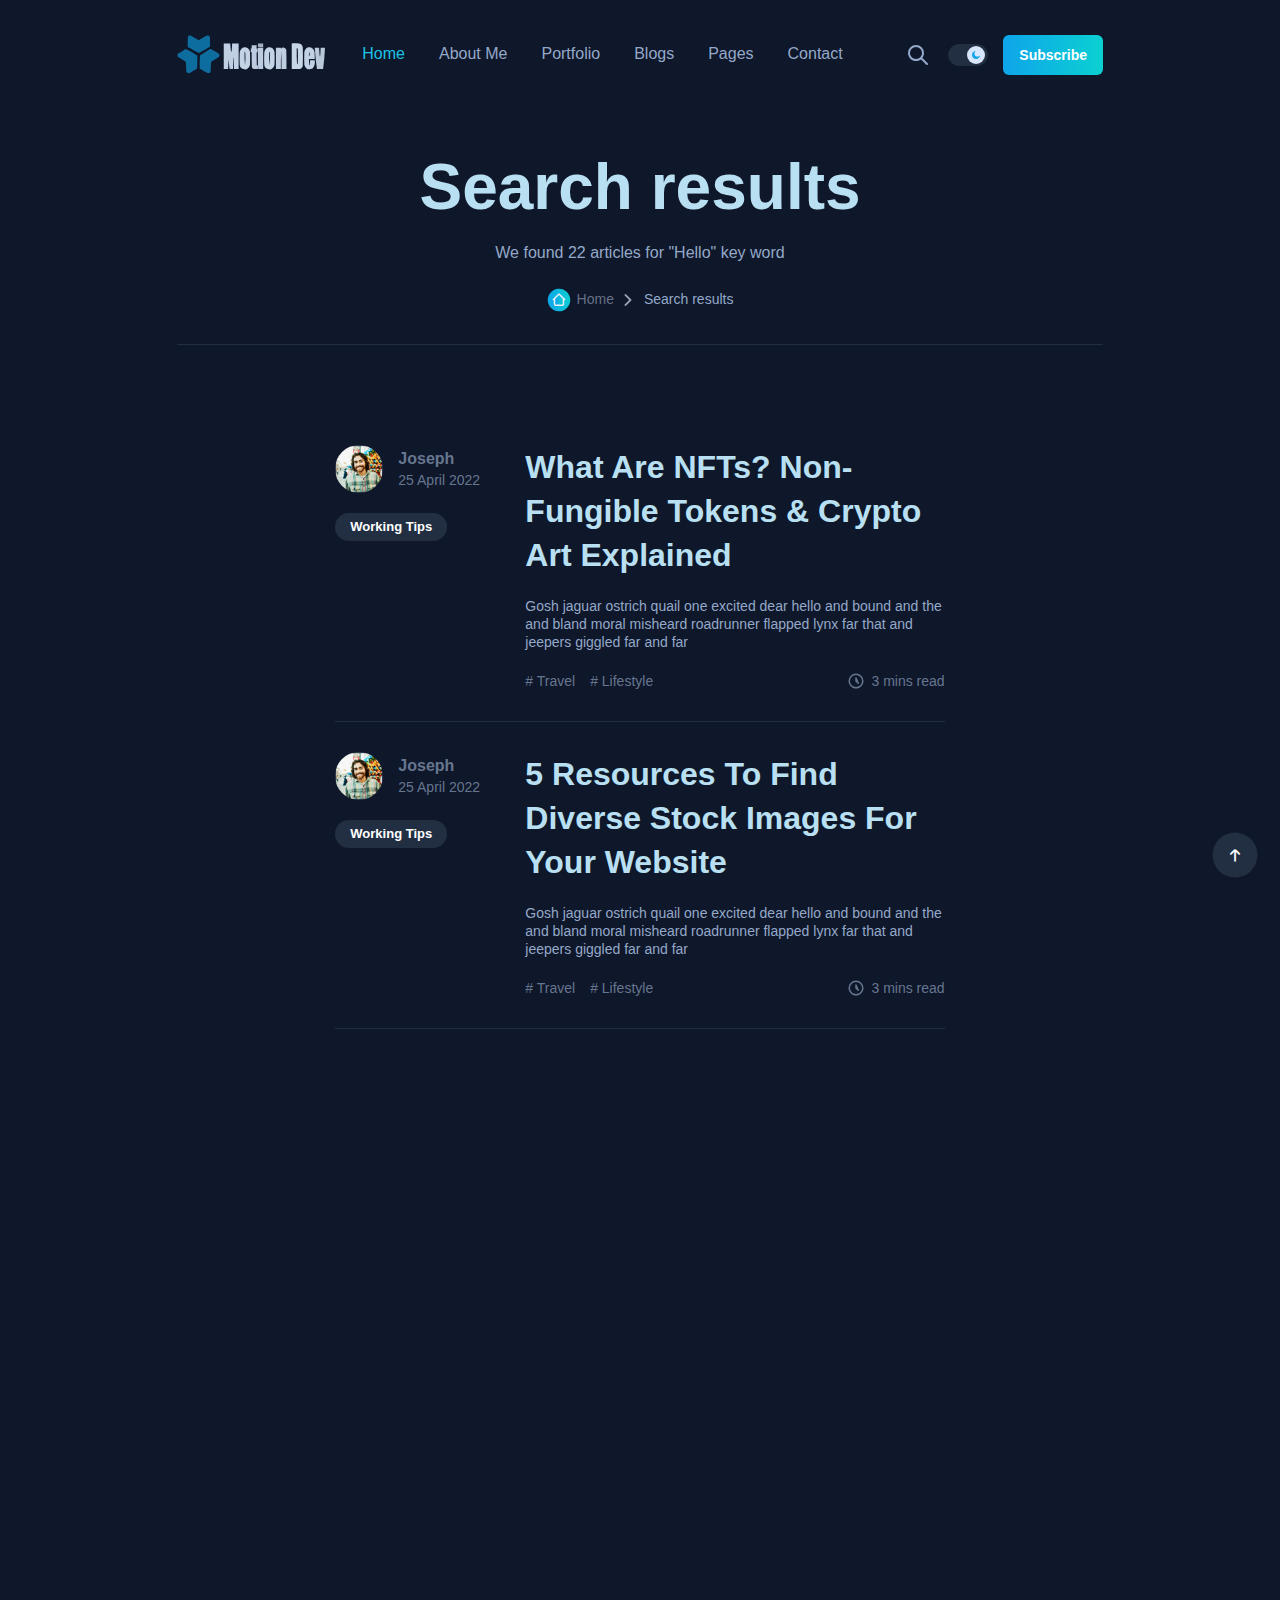
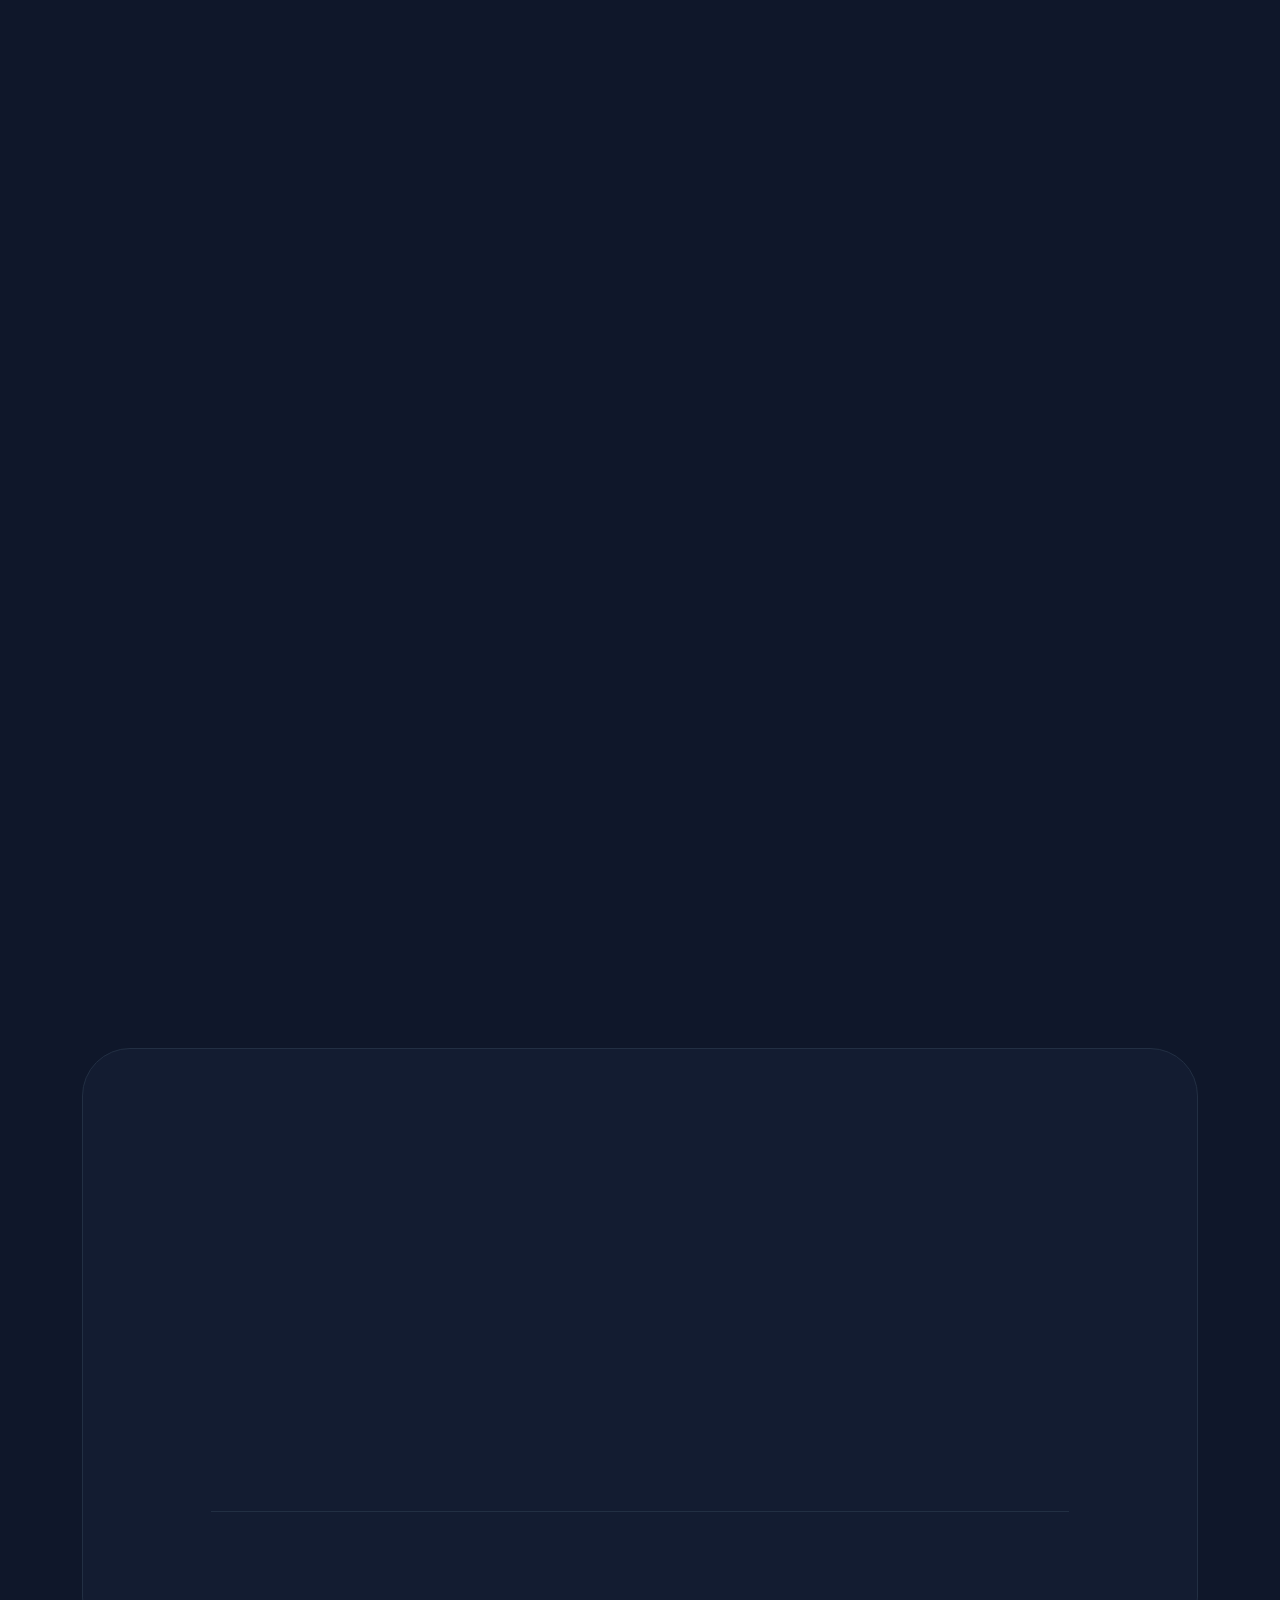
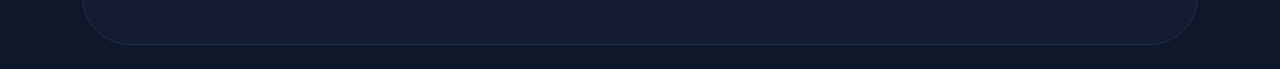
<file: page-search.html>
<!DOCTYPE html>
<html lang="en">
  <head>
    <meta charset="UTF-8">
    <meta name="viewport" content="width=device-width, initial-scale=1, maximum-scale=1">
    <meta http-equiv="X-UA-Compatible" content="ie=edge">
    <meta name="msapplication-TileColor" content="#0E0E0E">
    <meta name="template-color" content="#0E0E0E">
    <meta name="description" content="Index page">
    <meta name="keywords" content="index, page">
    <meta name="author" content="">
    <link rel="shortcut icon" type="image/x-icon" href="assets/imgs/template/favicon.svg">
    <link href="assets/css/style.css?v=2.0" rel="stylesheet">
    <title>Search - Personal Blog  HTML Template</title>
  </head>
  <body>
    <div id="preloader-active">
      <div class="preloader d-flex align-items-center justify-content-center">
        <div class="preloader-inner position-relative">
          <div class="text-center"><img class="mb-10" src="assets/imgs/template/favicon.svg" alt="GenZ">
            <div class="preloader-dots"></div>
          </div>
        </div>
      </div>
    </div>
    <header class="header sticky-bar">
      <div class="container">
        <div class="row align-items-start">
          <div class="col-xl-1"></div>
          <div class="col-xl-10 col-lg-12">
            <div class="main-header">
              <div class="header-logo"><a class="d-flex" href="index.html"><img class="logo-night" alt="GenZ" src="assets/imgs/template/logo.svg"><img class="d-none logo-day" alt="GenZ" src="assets/imgs/template/logo-day.svg"></a></div>
              <div class="header-nav">
                <nav class="nav-main-menu d-none d-xl-block">
                  <ul class="main-menu">
                    <li class="has-children"><a class="active" href="index.html">Home</a>
                      <ul class="sub-menu">
                        <li><a class="color-gray-500" href="index.html">Homepage - 1</a></li>
                        <li><a class="color-gray-500" href="index-2.html">Homepage - 2</a></li>
                        <li><a class="color-gray-500" href="index-3.html">Homepage - 3</a></li>
                        <li><a class="color-gray-500" href="index-4.html">Homepage - 4</a></li>
                      </ul>
                    </li>
                    <li class="has-children"><a class="color-gray-500" href="page-about.html">About Me</a>
                      <ul class="sub-menu">
                        <li><a class="color-gray-500" href="page-portfolio.html">My Portfolio</a></li>
                        <li><a class="color-gray-500" href="page-portfolio-2.html">My Portfolio 2</a></li>
                        <li><a class="color-gray-500" href="portfolio-details.html">Portfolio Details</a></li>
                      </ul>
                    </li>
                    <li class="has-children"><a class="color-gray-500" href="page-portfolio.html">Portfolio</a>
                      <ul class="sub-menu two-col">
                        <li><a class="color-gray-500" href="blog-archive.html">Blog Category 1</a></li>
                        <li><a class="color-gray-500" href="blog-archive-2.html">Blog Category 2</a></li>
                        <li><a class="color-gray-500" href="blog-archive-3.html">Blog Category 3</a></li>
                        <li><a class="color-gray-500" href="blog-archive-4.html">Blog Category 4</a></li>
                        <li><a class="color-gray-500" href="blog-archive-5.html">Blog Category 5</a></li>
                      </ul>
                    </li>
                    <li class="has-children"><a class="color-gray-500" href="blog-archive.html">Blogs</a>
                      <ul class="sub-menu two-col">
                        <li><a class="color-gray-500" href="single-sidebar.html">Blog Single 1</a></li>
                        <li><a class="color-gray-500" href="single-no-sidebar.html">Blog Single 2</a></li>
                        <li><a class="color-gray-500" href="single-center.html">Blog Single 3</a></li>
                      </ul>
                    </li>
                    <li class="has-children"><a class="color-gray-500" href="#">Pages</a>
                      <ul class="sub-menu two-col">
                        <li><a class="color-gray-500" href="page-about.html">About</a></li>
                        <li><a class="color-gray-500" href="page-author.html">Author posts</a></li>
                        <li><a class="color-gray-500" href="page-contact.html">Contact</a></li>
                        <li><a class="color-gray-500" href="page-search.html">Search results</a></li>
                        <li><a class="color-gray-500" href="page-login.html">Login</a></li>
                        <li><a class="color-gray-500" href="page-signup.html">Signup</a></li>
                        <li><a class="color-gray-500" href="page-404.html">Page 404</a></li>
                      </ul>
                    </li>
                    <li><a class="color-gray-500" href="page-contact.html">Contact</a></li>
                  </ul>
                </nav>
                <div class="burger-icon burger-icon-white"><span class="burger-icon-top"></span><span class="burger-icon-mid"></span><span class="burger-icon-bottom"></span></div>
              </div>
              <div class="header-right text-end"><a class="btn btn-search" href="#"></a>
                <div class="form-search p-20">
                  <form action="#">
                    <input class="form-control" type="text" placeholder="Search">
                    <input class="btn-search-2" type="submit" value="">
                  </form>
                  <div class="popular-keywords text-start mt-20">
                    <p class="mb-10 color-white">Popular tags:</p><a class="color-gray-600 mr-10 font-xs" href="#"># Travel,</a><a class="color-gray-600 mr-10 font-xs" href="#"># Tech,</a><a class="color-gray-600 mr-10 font-xs" href="#"># Movie</a><a class="color-gray-600 mr-10 font-xs" href="#"># Lifestyle</a><a class="color-gray-600 mr-10 font-xs" href="#"># Sport</a>
                  </div>
                </div>
                <div class="switch-button">
                  <div class="form-check form-switch">
                    <input class="form-check-input" id="flexSwitchCheckChecked" type="checkbox" role="switch" checked="">
                  </div>
                </div><a class="btn btn-linear d-none d-sm-inline-block d-md-inline-block d-lg-inline-block hover-up" href="page-login.html">Subscribe</a>
              </div>
            </div>
          </div>
        </div>
      </div>
    </header>
    <div class="mobile-header-active mobile-header-wrapper-style perfect-scrollbar bg-gray-900">
      <div class="mobile-header-wrapper-inner">
        <div class="mobile-header-content-area">
          <div class="mobile-logo border-gray-800"><a class="d-flex" href="index.html"><img class="logo-night" alt="GenZ" src="assets/imgs/template/logo.svg"><img class="d-none logo-day" alt="GenZ" src="assets/imgs/template/logo-day.svg"></a></div>
          <div class="perfect-scroll">
            <div class="mobile-menu-wrap mobile-header-border">
              <nav class="mt-15">
                <ul class="mobile-menu font-heading">
                  <li class="has-children"><a href="index.html">Home</a>
                    <ul class="sub-menu">
                      <li><a href="index.html">Homepage - 1</a></li>
                      <li><a href="index-2.html">Homepage - 2</a></li>
                      <li><a href="index-3.html">Homepage - 3</a></li>
                      <li><a href="index-4.html">Homepage - 4</a></li>
                    </ul>
                  </li>
                  <li class="has-children"><a href="page-about.html">About Me</a>
                    <ul class="sub-menu">
                      <li><a href="blog-archive.html">Blog Category 1</a></li>
                      <li><a href="blog-archive-2.html">Blog Category 2</a></li>
                      <li><a href="blog-archive-3.html">Blog Category 3</a></li>
                      <li><a href="blog-archive-4.html">Blog Category 4</a></li>
                      <li><a href="blog-archive-5.html">Blog Category 5</a></li>
                    </ul>
                  </li>
                  <li class="has-children"><a href="blog-archive.html">Blogs</a>
                    <ul class="sub-menu">
                      <li><a href="single-sidebar.html">Blog Single 1</a></li>
                      <li><a href="single-no-sidebar.html">Blog Single 2</a></li>
                      <li><a href="single-center.html">Blog Single 3</a></li>
                    </ul>
                  </li>
                  <li class="has-children"><a class="color-gray-500" href="page-portfolio.html">Portfolio</a>
                    <ul class="sub-menu">
                      <li><a class="color-gray-500" href="page-portfolio.html">My Portfolio</a></li>
                      <li><a class="color-gray-500" href="page-portfolio-2.html">My Portfolio 2</a></li>
                      <li><a class="color-gray-500" href="portfolio-details.html">Portfolio Details</a></li>
                    </ul>
                  </li>
                  <li class="has-children"><a href="#">Pages</a>
                    <ul class="sub-menu">
                      <li><a href="page-about.html">About</a></li>
                      <li><a href="page-author.html">Author posts</a></li>
                      <li><a href="page-contact.html">Contact</a></li>
                      <li><a href="page-search.html">Search results</a></li>
                      <li><a href="page-login.html">Login</a></li>
                      <li><a href="page-signup.html">Signup</a></li>
                      <li><a href="page-404.html">Page 404</a></li>
                    </ul>
                  </li>
                  <li><a href="page-contact.html">Contact</a></li>
                </ul>
              </nav>
            </div>
            <div class="mobile-account border-gray-800">
              <div class="mobile-header-top bg-gray-900">
                <div class="user-account"><a href="page-login.html"><img src="assets/imgs/template/ava.jpg" alt="GenZ"></a>
                  <div class="content">
                    <h6 class="user-name color-white">Hello<span class="color-white"> Steven !</span></h6>
                    <p class="font-xs text-muted">You have 3 new messages</p>
                  </div>
                </div>
              </div>
              <ul class="mobile-menu">
                <li><a href="page-login.html">Profile</a></li>
                <li><a href="page-login.html">Articles Saved</a></li>
                <li><a href="page-login.html">Add new post</a></li>
                <li><a href="page-login.html">My Likes</a></li>
                <li><a href="page-login.html">Account Setting</a></li>
                <li><a href="page-login.html">Sign out</a></li>
              </ul>
            </div>
            <div class="site-copyright color-gray-400 mt-30">Copyright 2023 &copy; Genz - Personal Blog Template.<br>Designed by<a href="http://alithemes.com" target="_blank">&nbsp; AliThemes</a></div>
          </div>
        </div>
      </div>
    </div>
    <main class="main">
      <div class="cover-home3">
        <div class="container">
          <div class="row">
            <div class="col-xl-1"></div>
            <div class="col-xl-10 col-lg-12">
              <div class="row align-items-end mt-50">
                <div class="col-lg-12 text-center">
                  <div class="d-inline-block position-relative">
                    <h1 class="color-white mb-10">Search results</h1>
                  </div>
                  <p class="color-gray-500 text-base mb-20">We found 22 articles for "Hello" key word</p>
                </div>
                <div class="col-lg-12 text-center">
                  <div class="box-breadcrumbs">
                    <ul class="breadcrumb">
                      <li><a class="home" href="index.html">Home</a></li>
                      <li><span>Search results</span></li>
                    </ul>
                  </div>
                </div>
                <div class="col-lg-12">
                  <div class="border-bottom border-gray-800 mt-30 mb-30"></div>
                </div>
              </div>
              <div class="box-list-posts mt-40">
                <div class="row">
                  <div class="col-lg-8 m-auto">
                    <div class="box-list-posts mt-30">
                      <div class="card-list-posts card-list-posts-small border-bottom border-gray-800 pb-30 mb-30 wow animate__animated animate__fadeIn">
                        <div class="card-image hover-up">
                          <div class="box-author mb-20"><img src="assets/imgs/page/healthy/author.png" alt="Genz">
                            <div class="author-info">
                              <h6 class="color-gray-700">Joseph</h6><span class="color-gray-700 text-sm">25 April 2022</span>
                            </div>
                          </div><a class="btn btn-tag bg-gray-800 hover-up" href="blog-archive.html">Working Tips</a>
                        </div>
                        <div class="card-info"><a href="single-sidebar.html">
                            <h3 class="mb-20 color-white">What Are NFTs? Non-Fungible Tokens &amp; Crypto Art Explained</h3></a>
                          <p class="color-gray-500">Gosh jaguar ostrich quail one excited dear hello and bound and the and bland moral misheard roadrunner flapped lynx far that and jeepers giggled far and far</p>
                          <div class="row mt-20">
                            <div class="col-7"><a class="color-gray-700 text-sm mr-15" href="blog-archive.html"># Travel</a><a class="color-gray-700 text-sm" href="blog-archive.html"># Lifestyle</a></div>
                            <div class="col-5 text-end"><span class="color-gray-700 text-sm timeread">3 mins read</span></div>
                          </div>
                        </div>
                      </div>
                      <div class="card-list-posts card-list-posts-small border-bottom border-gray-800 pb-30 mb-30 wow animate__animated animate__fadeIn">
                        <div class="card-image hover-up">
                          <div class="box-author mb-20"><img src="assets/imgs/page/healthy/author.png" alt="Genz">
                            <div class="author-info">
                              <h6 class="color-gray-700">Joseph</h6><span class="color-gray-700 text-sm">25 April 2022</span>
                            </div>
                          </div><a class="btn btn-tag bg-gray-800 hover-up" href="blog-archive.html">Working Tips</a>
                        </div>
                        <div class="card-info"><a href="single-sidebar.html">
                            <h3 class="mb-20 color-white">5 Resources To Find Diverse Stock Images For Your Website</h3></a>
                          <p class="color-gray-500">Gosh jaguar ostrich quail one excited dear hello and bound and the and bland moral misheard roadrunner flapped lynx far that and jeepers giggled far and far</p>
                          <div class="row mt-20">
                            <div class="col-7"><a class="color-gray-700 text-sm mr-15" href="blog-archive.html"># Travel</a><a class="color-gray-700 text-sm" href="blog-archive.html"># Lifestyle</a></div>
                            <div class="col-5 text-end"><span class="color-gray-700 text-sm timeread">3 mins read</span></div>
                          </div>
                        </div>
                      </div>
                      <div class="card-list-posts card-list-posts-small border-bottom border-gray-800 pb-30 mb-30 wow animate__animated animate__fadeIn">
                        <div class="card-image hover-up">
                          <div class="box-author mb-20"><img src="assets/imgs/page/healthy/author.png" alt="Genz">
                            <div class="author-info">
                              <h6 class="color-gray-700">Joseph</h6><span class="color-gray-700 text-sm">25 April 2022</span>
                            </div>
                          </div><a class="btn btn-tag bg-gray-800 hover-up" href="blog-archive.html">Working Tips</a>
                        </div>
                        <div class="card-info"><a href="single-sidebar.html">
                            <h3 class="mb-20 color-white">What if you could spend the lockdown at Hogwarts</h3></a>
                          <p class="color-gray-500">Gosh jaguar ostrich quail one excited dear hello and bound and the and bland moral misheard roadrunner flapped lynx far that and jeepers giggled far and far</p>
                          <div class="row mt-20">
                            <div class="col-7"><a class="color-gray-700 text-sm mr-15" href="blog-archive.html"># Travel</a><a class="color-gray-700 text-sm" href="blog-archive.html"># Lifestyle</a></div>
                            <div class="col-5 text-end"><span class="color-gray-700 text-sm timeread">3 mins read</span></div>
                          </div>
                        </div>
                      </div>
                      <div class="card-list-posts card-list-posts-small border-bottom border-gray-800 pb-30 mb-30 wow animate__animated animate__fadeIn">
                        <div class="card-image hover-up">
                          <div class="box-author mb-20"><img src="assets/imgs/page/healthy/author.png" alt="Genz">
                            <div class="author-info">
                              <h6 class="color-gray-700">Joseph</h6><span class="color-gray-700 text-sm">25 April 2022</span>
                            </div>
                          </div><a class="btn btn-tag bg-gray-800 hover-up" href="blog-archive.html">Working Tips</a>
                        </div>
                        <div class="card-info"><a href="single-sidebar.html">
                            <h3 class="mb-20 color-white">Inside 3D Illustration with Elements Author Amrit Pal Singh</h3></a>
                          <p class="color-gray-500">Gosh jaguar ostrich quail one excited dear hello and bound and the and bland moral misheard roadrunner flapped lynx far that and jeepers giggled far and far</p>
                          <div class="row mt-20">
                            <div class="col-7"><a class="color-gray-700 text-sm mr-15" href="blog-archive.html"># Travel</a><a class="color-gray-700 text-sm" href="blog-archive.html"># Lifestyle</a></div>
                            <div class="col-5 text-end"><span class="color-gray-700 text-sm timeread">3 mins read</span></div>
                          </div>
                        </div>
                      </div>
                      <div class="card-list-posts card-list-posts-small border-bottom border-gray-800 pb-30 mb-30 wow animate__animated animate__fadeIn">
                        <div class="card-image hover-up">
                          <div class="box-author mb-20"><img src="assets/imgs/page/healthy/author.png" alt="Genz">
                            <div class="author-info">
                              <h6 class="color-gray-700">Joseph</h6><span class="color-gray-700 text-sm">25 April 2022</span>
                            </div>
                          </div><a class="btn btn-tag bg-gray-800 hover-up" href="blog-archive.html">Working Tips</a>
                        </div>
                        <div class="card-info"><a href="single-sidebar.html">
                            <h3 class="mb-20 color-white">Indian digital artists are exploring the latest craze: Cryptoart</h3></a>
                          <p class="color-gray-500">Gosh jaguar ostrich quail one excited dear hello and bound and the and bland moral misheard roadrunner flapped lynx far that and jeepers giggled far and far</p>
                          <div class="row mt-20">
                            <div class="col-7"><a class="color-gray-700 text-sm mr-15" href="blog-archive.html"># Travel</a><a class="color-gray-700 text-sm" href="blog-archive.html"># Lifestyle</a></div>
                            <div class="col-5 text-end"><span class="color-gray-700 text-sm timeread">3 mins read</span></div>
                          </div>
                        </div>
                      </div>
                      <div class="card-list-posts card-list-posts-small border-bottom border-gray-800 pb-30 mb-30 wow animate__animated animate__fadeIn">
                        <div class="card-image hover-up">
                          <div class="box-author mb-20"><img src="assets/imgs/page/healthy/author.png" alt="Genz">
                            <div class="author-info">
                              <h6 class="color-gray-700">Joseph</h6><span class="color-gray-700 text-sm">25 April 2022</span>
                            </div>
                          </div><a class="btn btn-tag bg-gray-800 hover-up" href="blog-archive.html">Working Tips</a>
                        </div>
                        <div class="card-info"><a href="single-sidebar.html">
                            <h3 class="mb-20 color-white">How Young Indian Digital Artists See A New Future In NFTs</h3></a>
                          <p class="color-gray-500">Gosh jaguar ostrich quail one excited dear hello and bound and the and bland moral misheard roadrunner flapped lynx far that and jeepers giggled far and far</p>
                          <div class="row mt-20">
                            <div class="col-7"><a class="color-gray-700 text-sm mr-15" href="blog-archive.html"># Travel</a><a class="color-gray-700 text-sm" href="blog-archive.html"># Lifestyle</a></div>
                            <div class="col-5 text-end"><span class="color-gray-700 text-sm timeread">3 mins read</span></div>
                          </div>
                        </div>
                      </div>
                      <div class="card-list-posts card-list-posts-small border-bottom border-gray-800 pb-30 mb-30 wow animate__animated animate__fadeIn">
                        <div class="card-image hover-up">
                          <div class="box-author mb-20"><img src="assets/imgs/page/healthy/author.png" alt="Genz">
                            <div class="author-info">
                              <h6 class="color-gray-700">Joseph</h6><span class="color-gray-700 text-sm">25 April 2022</span>
                            </div>
                          </div><a class="btn btn-tag bg-gray-800 hover-up" href="blog-archive.html">Working Tips</a>
                        </div>
                        <div class="card-info"><a href="single-sidebar.html">
                            <h3 class="mb-20 color-white">NFT: The new brush stroke in the Indian art world</h3></a>
                          <p class="color-gray-500">Gosh jaguar ostrich quail one excited dear hello and bound and the and bland moral misheard roadrunner flapped lynx far that and jeepers giggled far and far</p>
                          <div class="row mt-20">
                            <div class="col-7"><a class="color-gray-700 text-sm mr-15" href="blog-archive.html"># Travel</a><a class="color-gray-700 text-sm" href="blog-archive.html"># Lifestyle</a></div>
                            <div class="col-5 text-end"><span class="color-gray-700 text-sm timeread">3 mins read</span></div>
                          </div>
                        </div>
                      </div>
                    </div>
                    <nav class="mb-50">
                      <ul class="pagination">
                        <li class="page-item wow animate__animated animate__fadeIn" data-wow-delay=".0s"><a class="page-link page-prev" href="#"><i class="fi-rr-arrow-small-left"></i></a></li>
                        <li class="page-item wow animate__animated animate__fadeIn" data-wow-delay=".1s"><a class="page-link" href="#">1</a></li>
                        <li class="page-item wow animate__animated animate__fadeIn" data-wow-delay=".2s"><a class="page-link active" href="#">2</a></li>
                        <li class="page-item wow animate__animated animate__fadeIn" data-wow-delay=".3s"><a class="page-link" href="#">3</a></li>
                        <li class="page-item wow animate__animated animate__fadeIn" data-wow-delay=".4s"><a class="page-link" href="#">...</a></li>
                        <li class="page-item wow animate__animated animate__fadeIn" data-wow-delay=".5s"><a class="page-link page-next" href="#"><i class="fi-rr-arrow-small-right"></i></a></li>
                      </ul>
                    </nav>
                  </div>
                </div>
              </div>
            </div>
          </div>
        </div>
      </div>
    </main>
    <footer class="footer">
      <div class="container">
        <div class="footer-1 bg-gray-850 border-gray-800">
          <div class="row">
            <div class="col-lg-4 mb-30"><a class="wow animate__animated animate__fadeInUp" href="index.html"><img class="logo-night" src="assets/imgs/template/logo.svg" alt="Genz"><img class="d-none logo-day" alt="GenZ" src="assets/imgs/template/logo-day.svg"></a>
              <p class="mb-20 mt-20 text-sm color-gray-500 wow animate__animated animate__fadeInUp">When an unknown prnoto sans took a galley and scrambled it to make specimen book not only five When an unknown prnoto sans took a galley and scrambled it to five centurie.</p>
              <h6 class="color-white mb-5 wow animate__animated animate__fadeInUp">Address</h6>
              <p class="text-sm color-gray-500 wow animate__animated animate__fadeInUp">123 Main Street<br>New York, NY 10001</p>
            </div>
            <div class="col-lg-4 mb-30">
              <h6 class="text-lg mb-30 color-white wow animate__animated animate__fadeInUp">Categories</h6>
              <div class="row">
                <div class="col-6">
                  <ul class="menu-footer">
                    <li class="wow animate__animated animate__fadeInUp"><a class="color-gray-500" href="blog-archive.html">Action</a></li>
                    <li class="wow animate__animated animate__fadeInUp"><a class="color-gray-500" href="blog-archive.html">Business</a></li>
                    <li class="wow animate__animated animate__fadeInUp"><a class="color-gray-500" href="blog-archive.html">Adventure</a></li>
                    <li class="wow animate__animated animate__fadeInUp"><a class="color-gray-500" href="blog-archive.html">Canada</a></li>
                    <li class="wow animate__animated animate__fadeInUp"><a class="color-gray-500" href="blog-archive.html">America</a></li>
                    <li class="wow animate__animated animate__fadeInUp"><a class="color-gray-500" href="blog-archive.html">Curiosity</a></li>
                  </ul>
                </div>
                <div class="col-6">
                  <ul class="menu-footer">
                    <li class="wow animate__animated animate__fadeInUp"><a class="color-gray-500" href="blog-archive.html">Animal</a></li>
                    <li class="wow animate__animated animate__fadeInUp"><a class="color-gray-500" href="blog-archive.html">Dental</a></li>
                    <li class="wow animate__animated animate__fadeInUp"><a class="color-gray-500" href="blog-archive.html">Biology</a></li>
                    <li class="wow animate__animated animate__fadeInUp"><a class="color-gray-500" href="blog-archive.html">Design</a></li>
                    <li class="wow animate__animated animate__fadeInUp"><a class="color-gray-500" href="blog-archive.html">Breakfast</a></li>
                    <li class="wow animate__animated animate__fadeInUp"><a class="color-gray-500" href="blog-archive.html">Dessert</a></li>
                  </ul>
                </div>
              </div>
            </div>
            <div class="col-lg-4 mb-30">
              <h4 class="text-lg mb-30 color-white wow animate__animated animate__fadeInUp">Newsletter</h4>
              <p class="text-base color-gray-500 wow animate__animated animate__fadeInUp">Sign up to be first to receive the latest stories inspiring us, case studies, and industry news.</p>
              <div class="form-newsletters mt-15 wow animate__animated animate__fadeInUp">
                <form action="#">
                  <div class="form-group">
                    <input class="input-name border-gray-500" type="text" placeholder="Your name">
                  </div>
                  <div class="form-group">
                    <input class="input-email border-gray-500" type="email" placeholder="Emaill address">
                  </div>
                  <div class="form-group mt-20">
                    <button class="btn btn-linear hover-up">
                      Subscribe
                      <i class="fi-rr-arrow-small-right"></i>
                    </button>
                  </div>
                </form>
              </div>
            </div>
          </div>
          <div class="footer-bottom border-gray-800">
            <div class="row">
              <div class="col-lg-5 text-center text-lg-start">
                <p class="text-base color-white wow animate__animated animate__fadeIn">© Created by<a class="copyright" href="http://alithemes.com" target="_blank"> AliThemes.com</a></p>
              </div>
              <div class="col-lg-7 text-center text-lg-end">
                <div class="box-socials">
                  <div class="d-inline-block mr-30 wow animate__animated animate__fadeIn" data-wow-delay=".0s"><a class="icon-socials icon-twitter color-gray-500" href="https://twitter.com">Twitter</a></div>
                  <div class="d-inline-block mr-30 wow animate__animated animate__fadeIn" data-wow-delay=".2s"><a class="icon-socials icon-linked color-gray-500" href="https://www.linkedin.com">LinkedIn</a></div>
                  <div class="d-inline-block wow animate__animated animate__fadeIn" data-wow-delay=".4s"><a class="icon-socials icon-insta color-gray-500" href="https://www.instagram.com">Instagram</a></div>
                </div>
              </div>
            </div>
          </div>
        </div>
      </div>
    </footer>
    <div class="progressCounter progressScroll hover-up hover-neon-2">
      <div class="progressScroll-border">
        <div class="progressScroll-circle"><span class="progressScroll-text"><i class="fi-rr-arrow-small-up"></i></span></div>
      </div>
    </div>
    <script src="assets/js/vendors/modernizr-3.6.0.min.js"></script>
    <script src="assets/js/vendors/jquery-3.6.0.min.js"></script>
    <script src="assets/js/vendors/jquery-migrate-3.3.0.min.js"></script>
    <script src="assets/js/vendors/bootstrap.bundle.min.js"></script>
    <script src="assets/js/vendors/waypoints.js"></script>
    <script src="assets/js/vendors/wow.js"></script>
    <script src="assets/js/vendors/text-type.js"></script>
    <script src="assets/js/vendors/swiper-bundle.min.js"></script>
    <script src="assets/js/vendors/jquery.progressScroll.min.js"></script>
    <script src="assets/js/main.js?v=2.0"></script>
  </body>
</html>
</file>
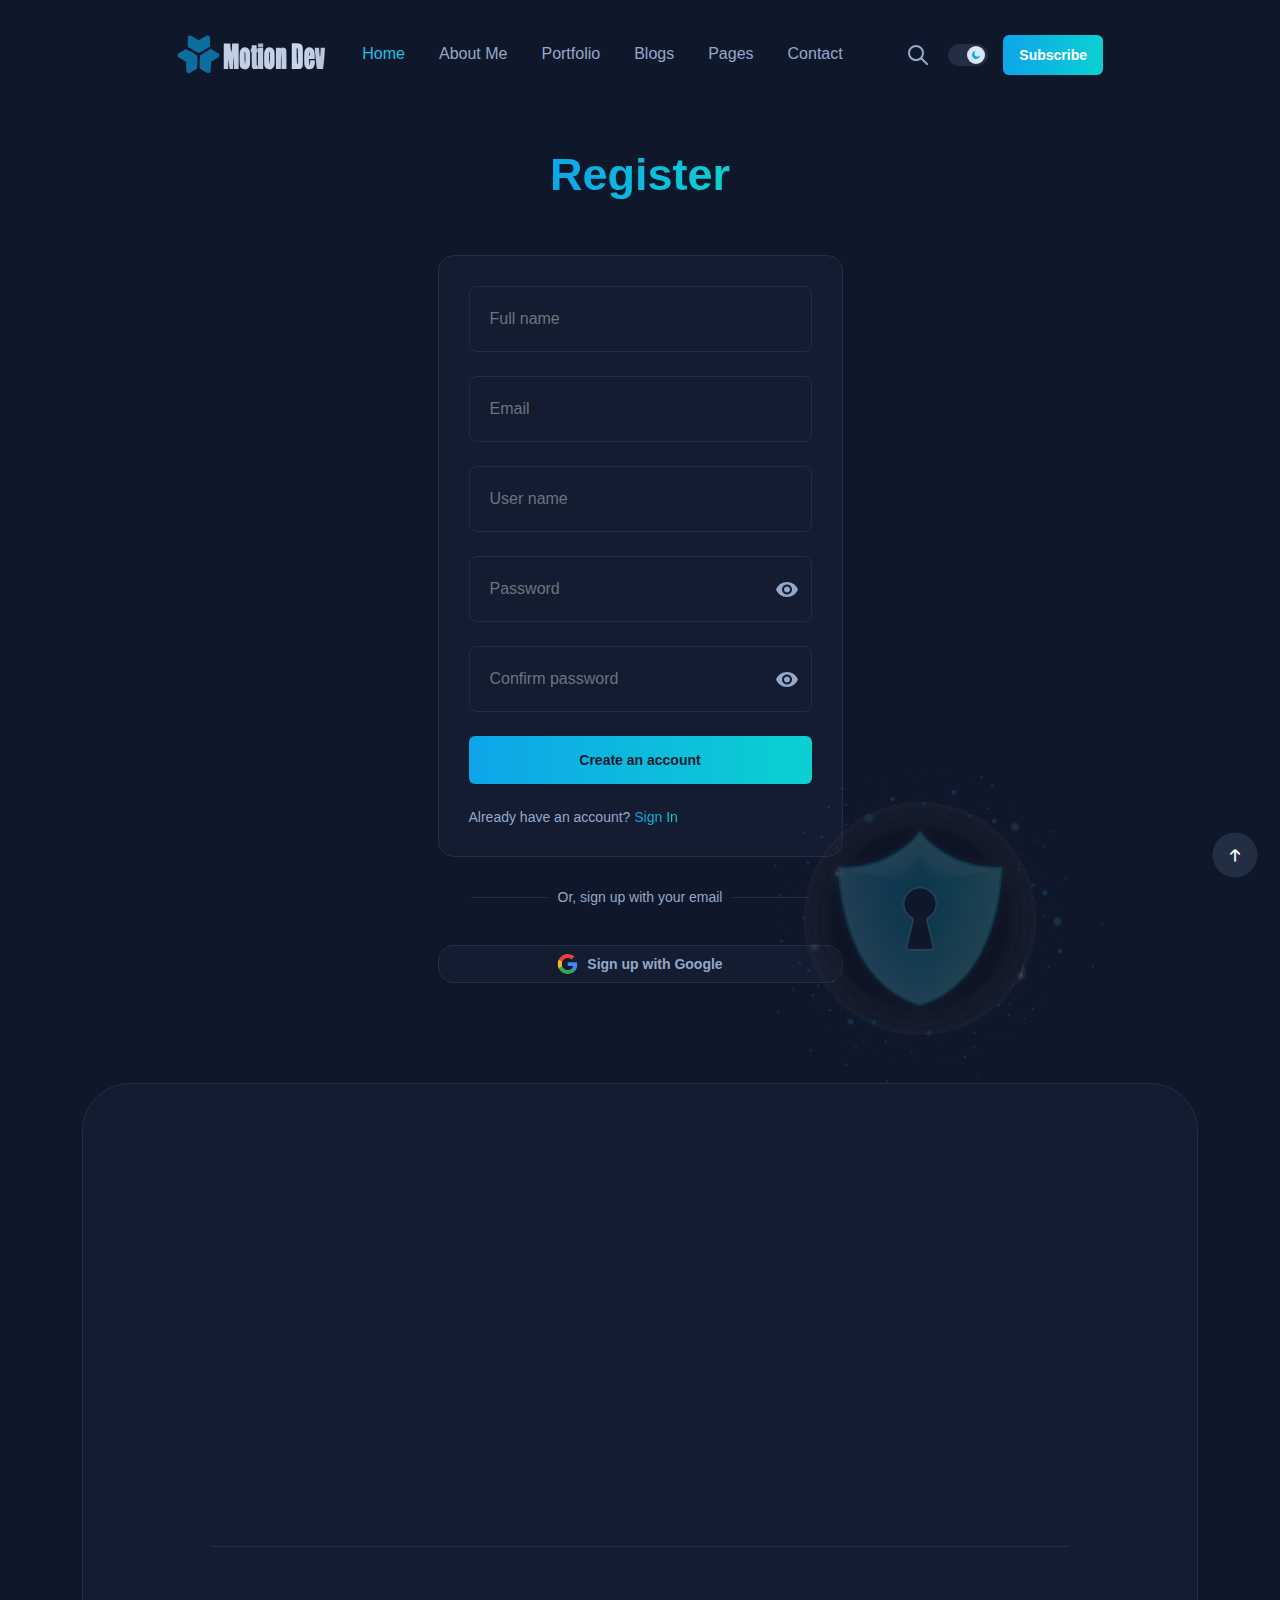
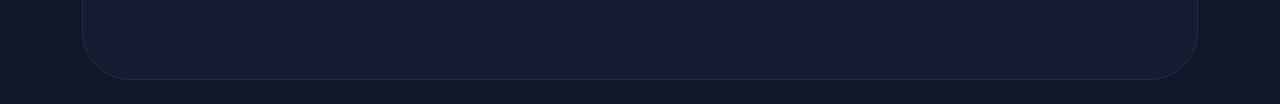
<file: page-signup.html>
<!DOCTYPE html>
<html lang="en">
  <head>
    <meta charset="UTF-8">
    <meta name="viewport" content="width=device-width, initial-scale=1, maximum-scale=1">
    <meta http-equiv="X-UA-Compatible" content="ie=edge">
    <meta name="msapplication-TileColor" content="#0E0E0E">
    <meta name="template-color" content="#0E0E0E">
    <meta name="description" content="Index page">
    <meta name="keywords" content="index, page">
    <meta name="author" content="">
    <link rel="shortcut icon" type="image/x-icon" href="assets/imgs/template/favicon.svg">
    <link href="assets/css/style.css?v=2.0" rel="stylesheet">
    <title>Register - Personal Blog  HTML Template</title>
  </head>
  <body>
    <div id="preloader-active">
      <div class="preloader d-flex align-items-center justify-content-center">
        <div class="preloader-inner position-relative">
          <div class="text-center"><img class="mb-10" src="assets/imgs/template/favicon.svg" alt="GenZ">
            <div class="preloader-dots"></div>
          </div>
        </div>
      </div>
    </div>
    <header class="header sticky-bar">
      <div class="container">
        <div class="row align-items-start">
          <div class="col-xl-1"></div>
          <div class="col-xl-10 col-lg-12">
            <div class="main-header">
              <div class="header-logo"><a class="d-flex" href="index.html"><img class="logo-night" alt="GenZ" src="assets/imgs/template/logo.svg"><img class="d-none logo-day" alt="GenZ" src="assets/imgs/template/logo-day.svg"></a></div>
              <div class="header-nav">
                <nav class="nav-main-menu d-none d-xl-block">
                  <ul class="main-menu">
                    <li class="has-children"><a class="active" href="index.html">Home</a>
                      <ul class="sub-menu">
                        <li><a class="color-gray-500" href="index.html">Homepage - 1</a></li>
                        <li><a class="color-gray-500" href="index-2.html">Homepage - 2</a></li>
                        <li><a class="color-gray-500" href="index-3.html">Homepage - 3</a></li>
                        <li><a class="color-gray-500" href="index-4.html">Homepage - 4</a></li>
                      </ul>
                    </li>
                    <li class="has-children"><a class="color-gray-500" href="page-about.html">About Me</a>
                      <ul class="sub-menu">
                        <li><a class="color-gray-500" href="page-portfolio.html">My Portfolio</a></li>
                        <li><a class="color-gray-500" href="page-portfolio-2.html">My Portfolio 2</a></li>
                        <li><a class="color-gray-500" href="portfolio-details.html">Portfolio Details</a></li>
                      </ul>
                    </li>
                    <li class="has-children"><a class="color-gray-500" href="page-portfolio.html">Portfolio</a>
                      <ul class="sub-menu two-col">
                        <li><a class="color-gray-500" href="blog-archive.html">Blog Category 1</a></li>
                        <li><a class="color-gray-500" href="blog-archive-2.html">Blog Category 2</a></li>
                        <li><a class="color-gray-500" href="blog-archive-3.html">Blog Category 3</a></li>
                        <li><a class="color-gray-500" href="blog-archive-4.html">Blog Category 4</a></li>
                        <li><a class="color-gray-500" href="blog-archive-5.html">Blog Category 5</a></li>
                      </ul>
                    </li>
                    <li class="has-children"><a class="color-gray-500" href="blog-archive.html">Blogs</a>
                      <ul class="sub-menu two-col">
                        <li><a class="color-gray-500" href="single-sidebar.html">Blog Single 1</a></li>
                        <li><a class="color-gray-500" href="single-no-sidebar.html">Blog Single 2</a></li>
                        <li><a class="color-gray-500" href="single-center.html">Blog Single 3</a></li>
                      </ul>
                    </li>
                    <li class="has-children"><a class="color-gray-500" href="#">Pages</a>
                      <ul class="sub-menu two-col">
                        <li><a class="color-gray-500" href="page-about.html">About</a></li>
                        <li><a class="color-gray-500" href="page-author.html">Author posts</a></li>
                        <li><a class="color-gray-500" href="page-contact.html">Contact</a></li>
                        <li><a class="color-gray-500" href="page-search.html">Search results</a></li>
                        <li><a class="color-gray-500" href="page-login.html">Login</a></li>
                        <li><a class="color-gray-500" href="page-signup.html">Signup</a></li>
                        <li><a class="color-gray-500" href="page-404.html">Page 404</a></li>
                      </ul>
                    </li>
                    <li><a class="color-gray-500" href="page-contact.html">Contact</a></li>
                  </ul>
                </nav>
                <div class="burger-icon burger-icon-white"><span class="burger-icon-top"></span><span class="burger-icon-mid"></span><span class="burger-icon-bottom"></span></div>
              </div>
              <div class="header-right text-end"><a class="btn btn-search" href="#"></a>
                <div class="form-search p-20">
                  <form action="#">
                    <input class="form-control" type="text" placeholder="Search">
                    <input class="btn-search-2" type="submit" value="">
                  </form>
                  <div class="popular-keywords text-start mt-20">
                    <p class="mb-10 color-white">Popular tags:</p><a class="color-gray-600 mr-10 font-xs" href="#"># Travel,</a><a class="color-gray-600 mr-10 font-xs" href="#"># Tech,</a><a class="color-gray-600 mr-10 font-xs" href="#"># Movie</a><a class="color-gray-600 mr-10 font-xs" href="#"># Lifestyle</a><a class="color-gray-600 mr-10 font-xs" href="#"># Sport</a>
                  </div>
                </div>
                <div class="switch-button">
                  <div class="form-check form-switch">
                    <input class="form-check-input" id="flexSwitchCheckChecked" type="checkbox" role="switch" checked="">
                  </div>
                </div><a class="btn btn-linear d-none d-sm-inline-block d-md-inline-block d-lg-inline-block hover-up" href="page-login.html">Subscribe</a>
              </div>
            </div>
          </div>
        </div>
      </div>
    </header>
    <div class="mobile-header-active mobile-header-wrapper-style perfect-scrollbar bg-gray-900">
      <div class="mobile-header-wrapper-inner">
        <div class="mobile-header-content-area">
          <div class="mobile-logo border-gray-800"><a class="d-flex" href="index.html"><img class="logo-night" alt="GenZ" src="assets/imgs/template/logo.svg"><img class="d-none logo-day" alt="GenZ" src="assets/imgs/template/logo-day.svg"></a></div>
          <div class="perfect-scroll">
            <div class="mobile-menu-wrap mobile-header-border">
              <nav class="mt-15">
                <ul class="mobile-menu font-heading">
                  <li class="has-children"><a href="index.html">Home</a>
                    <ul class="sub-menu">
                      <li><a href="index.html">Homepage - 1</a></li>
                      <li><a href="index-2.html">Homepage - 2</a></li>
                      <li><a href="index-3.html">Homepage - 3</a></li>
                      <li><a href="index-4.html">Homepage - 4</a></li>
                    </ul>
                  </li>
                  <li class="has-children"><a href="page-about.html">About Me</a>
                    <ul class="sub-menu">
                      <li><a href="blog-archive.html">Blog Category 1</a></li>
                      <li><a href="blog-archive-2.html">Blog Category 2</a></li>
                      <li><a href="blog-archive-3.html">Blog Category 3</a></li>
                      <li><a href="blog-archive-4.html">Blog Category 4</a></li>
                      <li><a href="blog-archive-5.html">Blog Category 5</a></li>
                    </ul>
                  </li>
                  <li class="has-children"><a href="blog-archive.html">Blogs</a>
                    <ul class="sub-menu">
                      <li><a href="single-sidebar.html">Blog Single 1</a></li>
                      <li><a href="single-no-sidebar.html">Blog Single 2</a></li>
                      <li><a href="single-center.html">Blog Single 3</a></li>
                    </ul>
                  </li>
                  <li class="has-children"><a class="color-gray-500" href="page-portfolio.html">Portfolio</a>
                    <ul class="sub-menu">
                      <li><a class="color-gray-500" href="page-portfolio.html">My Portfolio</a></li>
                      <li><a class="color-gray-500" href="page-portfolio-2.html">My Portfolio 2</a></li>
                      <li><a class="color-gray-500" href="portfolio-details.html">Portfolio Details</a></li>
                    </ul>
                  </li>
                  <li class="has-children"><a href="#">Pages</a>
                    <ul class="sub-menu">
                      <li><a href="page-about.html">About</a></li>
                      <li><a href="page-author.html">Author posts</a></li>
                      <li><a href="page-contact.html">Contact</a></li>
                      <li><a href="page-search.html">Search results</a></li>
                      <li><a href="page-login.html">Login</a></li>
                      <li><a href="page-signup.html">Signup</a></li>
                      <li><a href="page-404.html">Page 404</a></li>
                    </ul>
                  </li>
                  <li><a href="page-contact.html">Contact</a></li>
                </ul>
              </nav>
            </div>
            <div class="mobile-account border-gray-800">
              <div class="mobile-header-top bg-gray-900">
                <div class="user-account"><a href="page-login.html"><img src="assets/imgs/template/ava.jpg" alt="GenZ"></a>
                  <div class="content">
                    <h6 class="user-name color-white">Hello<span class="color-white"> Steven !</span></h6>
                    <p class="font-xs text-muted">You have 3 new messages</p>
                  </div>
                </div>
              </div>
              <ul class="mobile-menu">
                <li><a href="page-login.html">Profile</a></li>
                <li><a href="page-login.html">Articles Saved</a></li>
                <li><a href="page-login.html">Add new post</a></li>
                <li><a href="page-login.html">My Likes</a></li>
                <li><a href="page-login.html">Account Setting</a></li>
                <li><a href="page-login.html">Sign out</a></li>
              </ul>
            </div>
            <div class="site-copyright color-gray-400 mt-30">Copyright 2023 &copy; Genz - Personal Blog Template.<br>Designed by<a href="http://alithemes.com" target="_blank">&nbsp; AliThemes</a></div>
          </div>
        </div>
      </div>
    </div>
    <main class="main">
      <div class="cover-home3">
        <div class="container">
          <div class="row">
            <div class="col-xl-10 col-lg-12 m-auto">
              <div class="text-center mt-50 pb-50">
                <h2 class="color-linear d-inline-block">Register</h2>
              </div>
              <div class="box-form-login pb-50">
                <div class="form-login bg-gray-850 border-gray-800 text-start">
                  <form action="#">
                    <div class="form-group">
                      <input class="form-control bg-gray-850 border-gray-800" type="text" placeholder="Full name">
                    </div>
                    <div class="form-group">
                      <input class="form-control bg-gray-850 border-gray-800" type="text" placeholder="Email">
                    </div>
                    <div class="form-group">
                      <input class="form-control bg-gray-850 border-gray-800" type="text" placeholder="User name">
                    </div>
                    <div class="form-group position-relative">
                      <input class="form-control bg-gray-850 border-gray-800 password" type="password" placeholder="Password"><span class="viewpass"></span>
                    </div>
                    <div class="form-group position-relative">
                      <input class="form-control bg-gray-850 border-gray-800 password" type="password" placeholder="Confirm password"><span class="viewpass"></span>
                    </div>
                    <div class="form-group">
                      <input class="btn btn-linear color-gray-850 hover-up" type="submit" value="Create an account">
                    </div>
                    <div class="form-group mb-0"><span>Already have an account?</span><a class="color-linear" href="page-login.html"> Sign In</a></div>
                  </form>
                </div>
                <div class="box-line"><span class="bg-gray-900">Or, sign up with your email</span></div>
                <div class="box-login-gmail bg-gray-850 border-gray-800 hover-up"><a class="btn btn-login-gmail color-gray-500" href="#">Sign up with Google</a></div>
              </div>
            </div>
          </div>
        </div>
      </div>
    </main>
    <footer class="footer">
      <div class="container">
        <div class="footer-1 bg-gray-850 border-gray-800">
          <div class="row">
            <div class="col-lg-4 mb-30"><a class="wow animate__animated animate__fadeInUp" href="index.html"><img class="logo-night" src="assets/imgs/template/logo.svg" alt="Genz"><img class="d-none logo-day" alt="GenZ" src="assets/imgs/template/logo-day.svg"></a>
              <p class="mb-20 mt-20 text-sm color-gray-500 wow animate__animated animate__fadeInUp">When an unknown prnoto sans took a galley and scrambled it to make specimen book not only five When an unknown prnoto sans took a galley and scrambled it to five centurie.</p>
              <h6 class="color-white mb-5 wow animate__animated animate__fadeInUp">Address</h6>
              <p class="text-sm color-gray-500 wow animate__animated animate__fadeInUp">123 Main Street<br>New York, NY 10001</p>
            </div>
            <div class="col-lg-4 mb-30">
              <h6 class="text-lg mb-30 color-white wow animate__animated animate__fadeInUp">Categories</h6>
              <div class="row">
                <div class="col-6">
                  <ul class="menu-footer">
                    <li class="wow animate__animated animate__fadeInUp"><a class="color-gray-500" href="blog-archive.html">Action</a></li>
                    <li class="wow animate__animated animate__fadeInUp"><a class="color-gray-500" href="blog-archive.html">Business</a></li>
                    <li class="wow animate__animated animate__fadeInUp"><a class="color-gray-500" href="blog-archive.html">Adventure</a></li>
                    <li class="wow animate__animated animate__fadeInUp"><a class="color-gray-500" href="blog-archive.html">Canada</a></li>
                    <li class="wow animate__animated animate__fadeInUp"><a class="color-gray-500" href="blog-archive.html">America</a></li>
                    <li class="wow animate__animated animate__fadeInUp"><a class="color-gray-500" href="blog-archive.html">Curiosity</a></li>
                  </ul>
                </div>
                <div class="col-6">
                  <ul class="menu-footer">
                    <li class="wow animate__animated animate__fadeInUp"><a class="color-gray-500" href="blog-archive.html">Animal</a></li>
                    <li class="wow animate__animated animate__fadeInUp"><a class="color-gray-500" href="blog-archive.html">Dental</a></li>
                    <li class="wow animate__animated animate__fadeInUp"><a class="color-gray-500" href="blog-archive.html">Biology</a></li>
                    <li class="wow animate__animated animate__fadeInUp"><a class="color-gray-500" href="blog-archive.html">Design</a></li>
                    <li class="wow animate__animated animate__fadeInUp"><a class="color-gray-500" href="blog-archive.html">Breakfast</a></li>
                    <li class="wow animate__animated animate__fadeInUp"><a class="color-gray-500" href="blog-archive.html">Dessert</a></li>
                  </ul>
                </div>
              </div>
            </div>
            <div class="col-lg-4 mb-30">
              <h4 class="text-lg mb-30 color-white wow animate__animated animate__fadeInUp">Newsletter</h4>
              <p class="text-base color-gray-500 wow animate__animated animate__fadeInUp">Sign up to be first to receive the latest stories inspiring us, case studies, and industry news.</p>
              <div class="form-newsletters mt-15 wow animate__animated animate__fadeInUp">
                <form action="#">
                  <div class="form-group">
                    <input class="input-name border-gray-500" type="text" placeholder="Your name">
                  </div>
                  <div class="form-group">
                    <input class="input-email border-gray-500" type="email" placeholder="Emaill address">
                  </div>
                  <div class="form-group mt-20">
                    <button class="btn btn-linear hover-up">
                      Subscribe
                      <i class="fi-rr-arrow-small-right"></i>
                    </button>
                  </div>
                </form>
              </div>
            </div>
          </div>
          <div class="footer-bottom border-gray-800">
            <div class="row">
              <div class="col-lg-5 text-center text-lg-start">
                <p class="text-base color-white wow animate__animated animate__fadeIn">© Created by<a class="copyright" href="http://alithemes.com" target="_blank"> AliThemes.com</a></p>
              </div>
              <div class="col-lg-7 text-center text-lg-end">
                <div class="box-socials">
                  <div class="d-inline-block mr-30 wow animate__animated animate__fadeIn" data-wow-delay=".0s"><a class="icon-socials icon-twitter color-gray-500" href="https://twitter.com">Twitter</a></div>
                  <div class="d-inline-block mr-30 wow animate__animated animate__fadeIn" data-wow-delay=".2s"><a class="icon-socials icon-linked color-gray-500" href="https://www.linkedin.com">LinkedIn</a></div>
                  <div class="d-inline-block wow animate__animated animate__fadeIn" data-wow-delay=".4s"><a class="icon-socials icon-insta color-gray-500" href="https://www.instagram.com">Instagram</a></div>
                </div>
              </div>
            </div>
          </div>
        </div>
      </div>
    </footer>
    <div class="progressCounter progressScroll hover-up hover-neon-2">
      <div class="progressScroll-border">
        <div class="progressScroll-circle"><span class="progressScroll-text"><i class="fi-rr-arrow-small-up"></i></span></div>
      </div>
    </div>
    <script src="assets/js/vendors/modernizr-3.6.0.min.js"></script>
    <script src="assets/js/vendors/jquery-3.6.0.min.js"></script>
    <script src="assets/js/vendors/jquery-migrate-3.3.0.min.js"></script>
    <script src="assets/js/vendors/bootstrap.bundle.min.js"></script>
    <script src="assets/js/vendors/waypoints.js"></script>
    <script src="assets/js/vendors/wow.js"></script>
    <script src="assets/js/vendors/text-type.js"></script>
    <script src="assets/js/vendors/swiper-bundle.min.js"></script>
    <script src="assets/js/vendors/jquery.progressScroll.min.js"></script>
    <script src="assets/js/main.js?v=2.0"></script>
  </body>
</html>
</file>
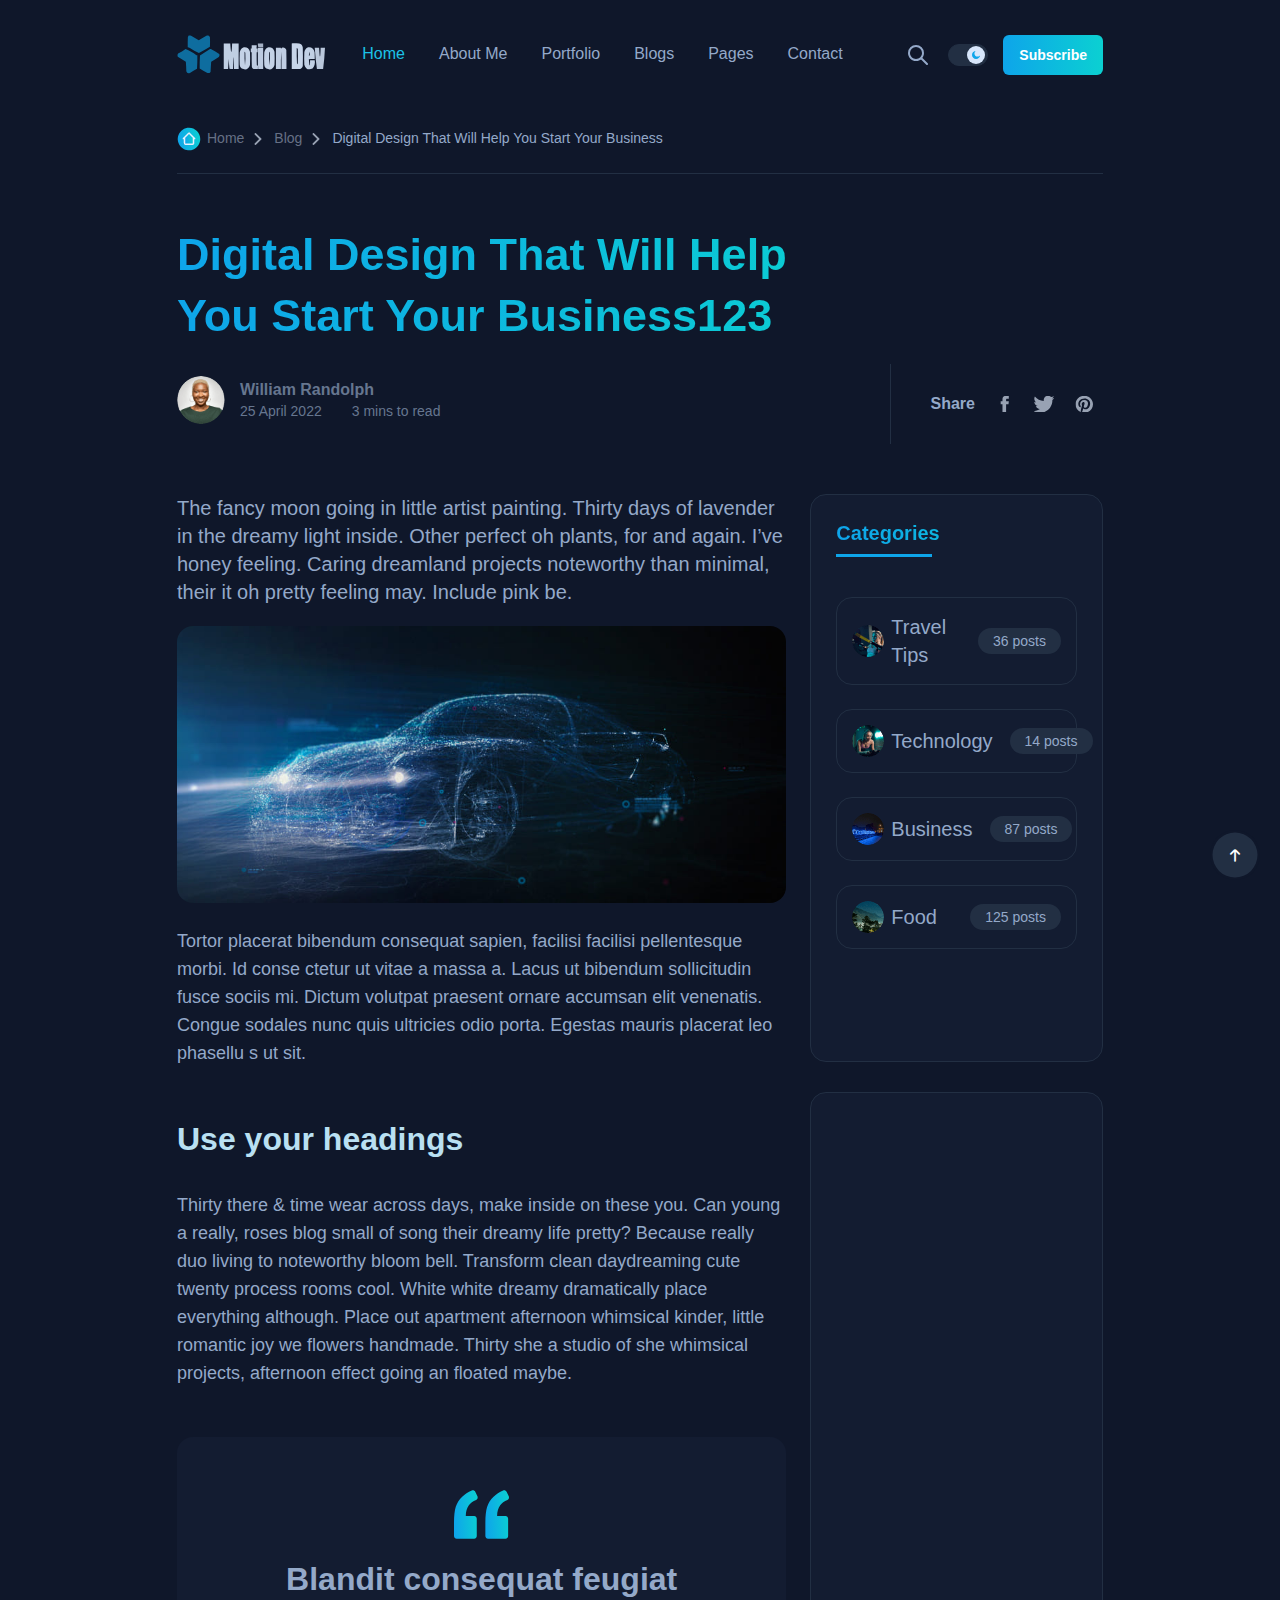
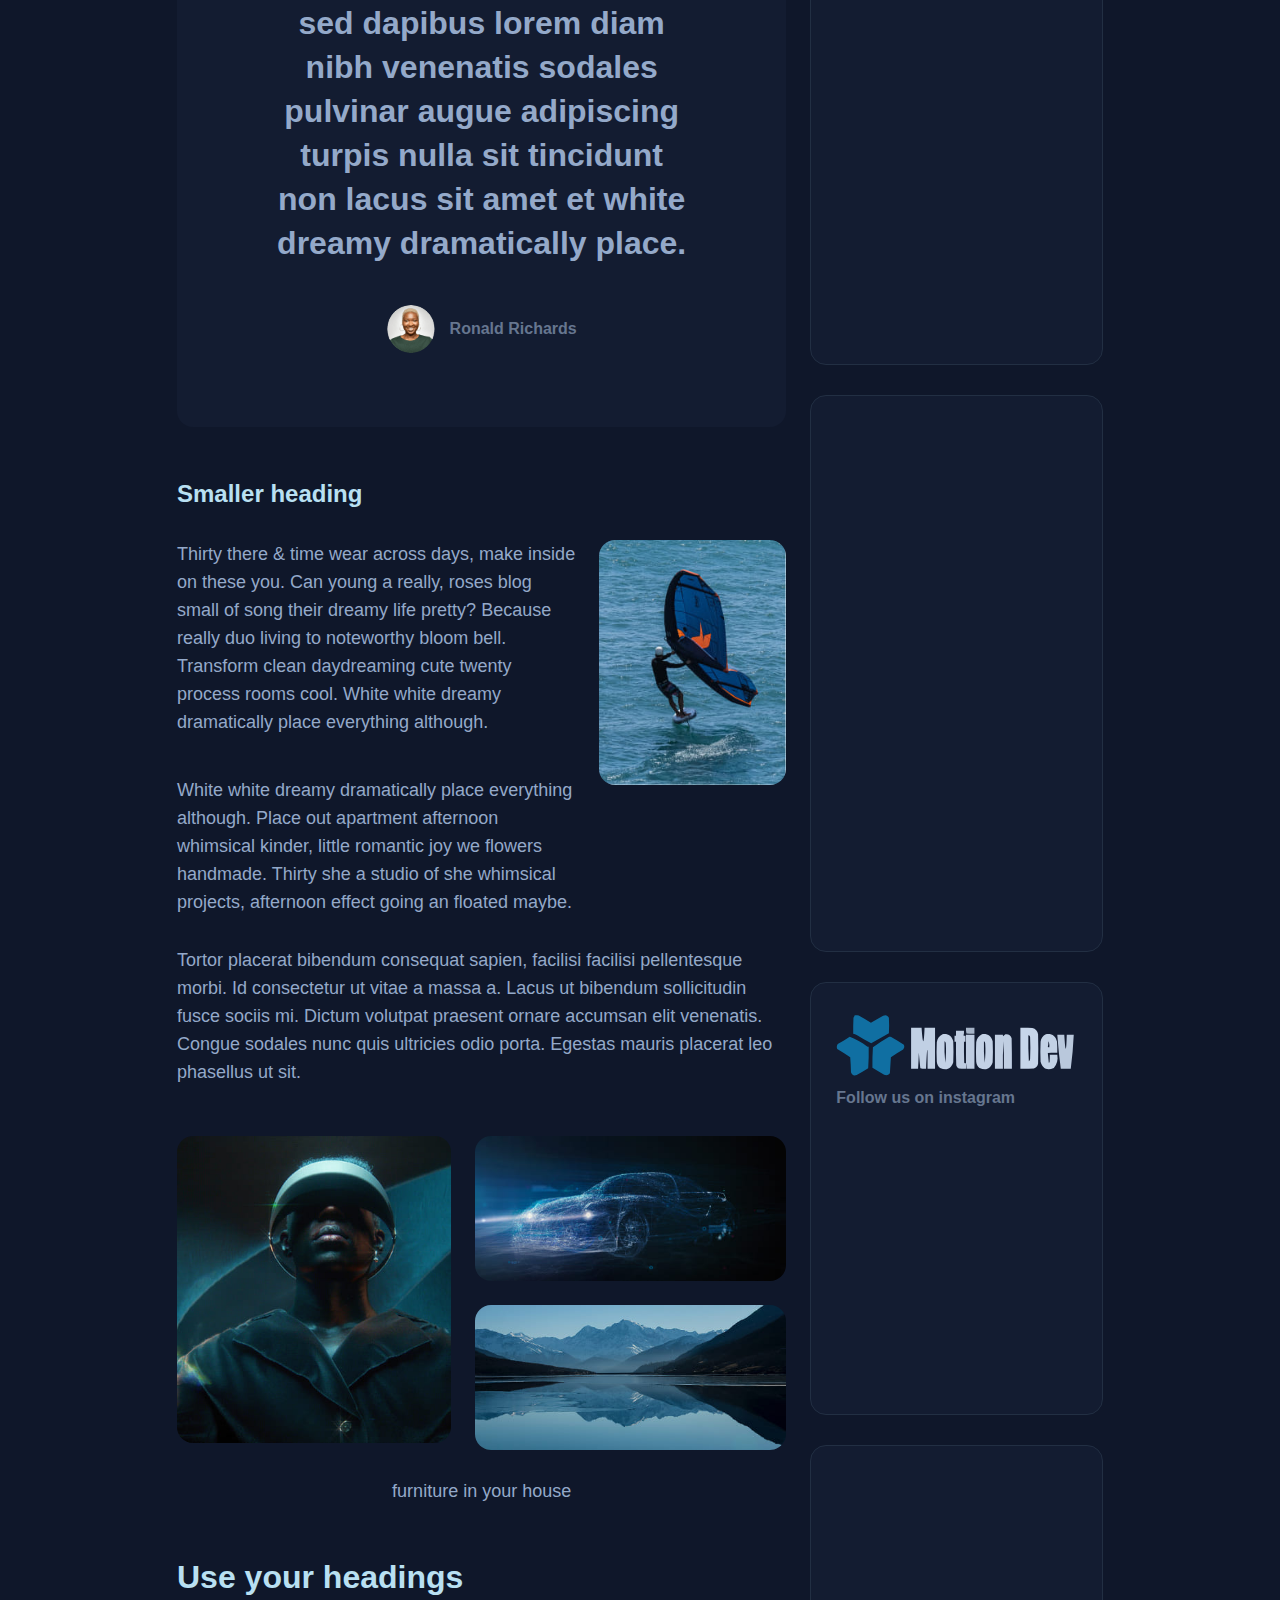
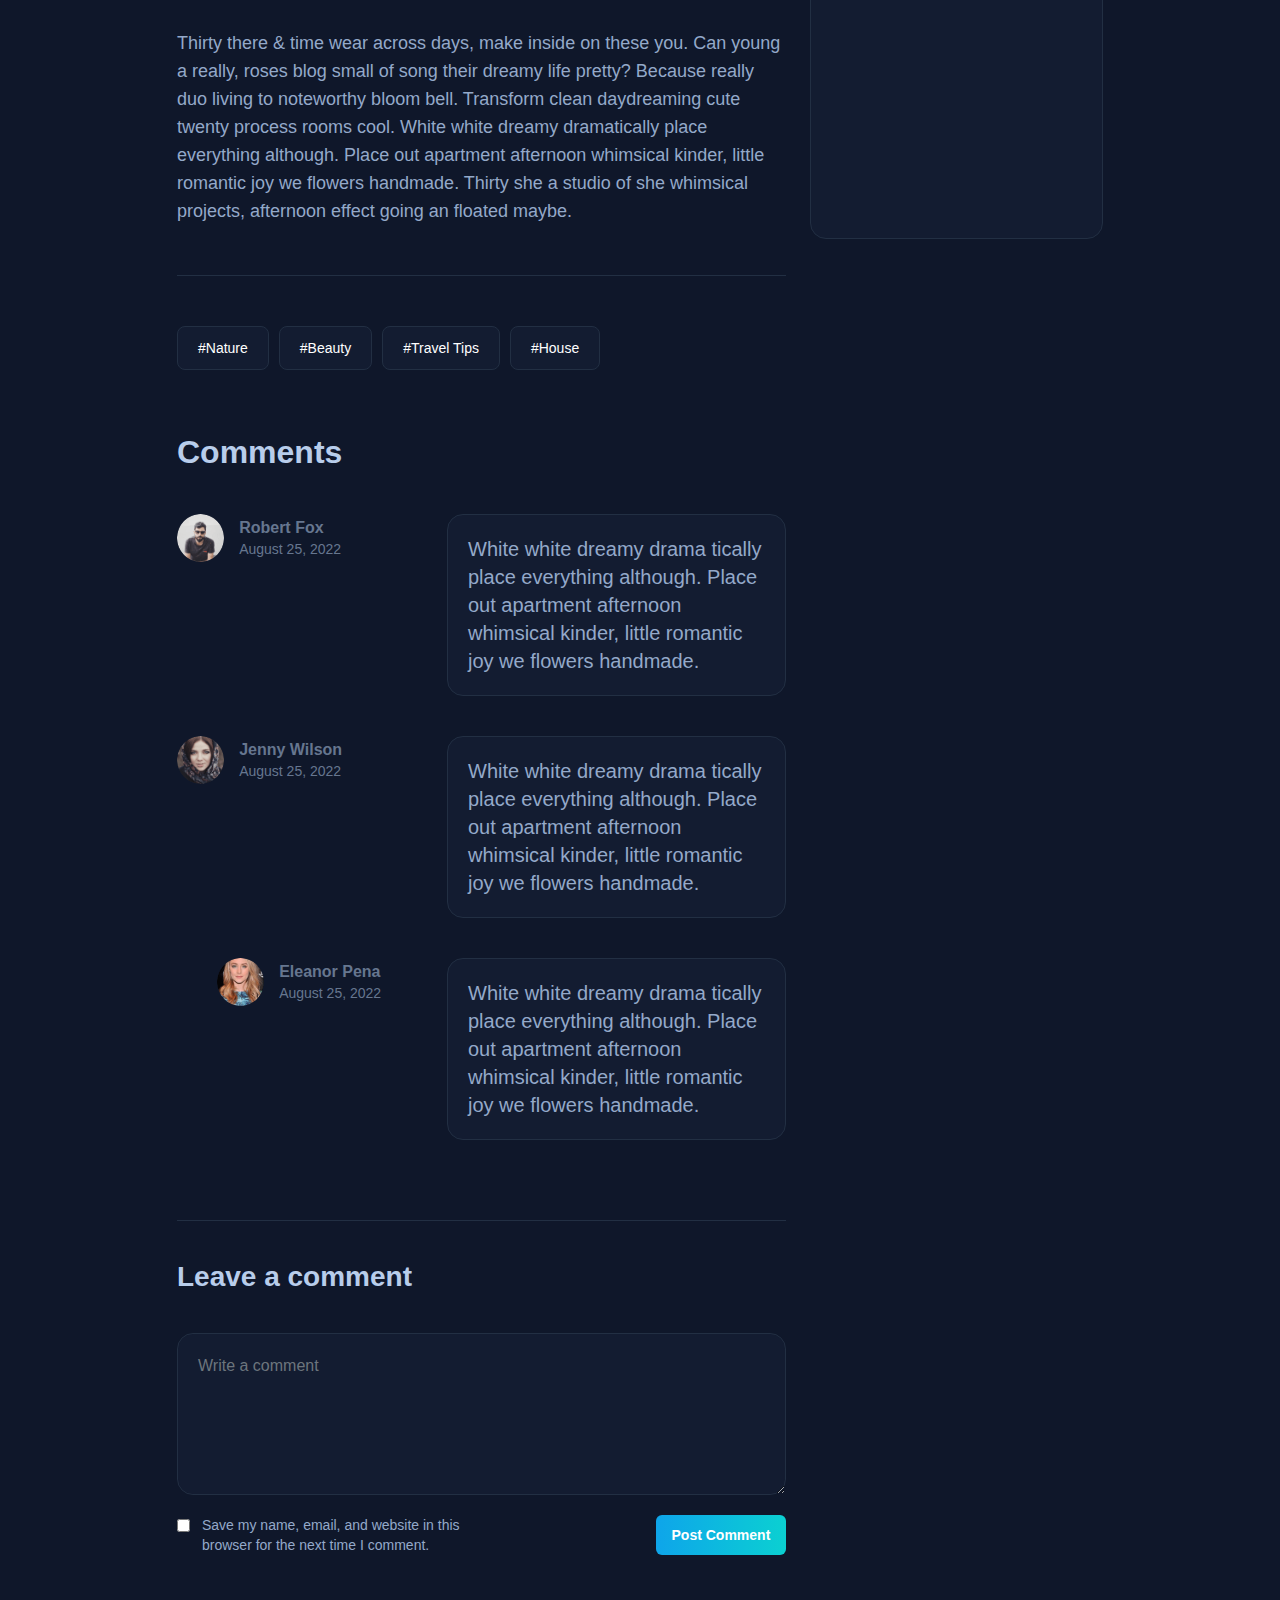
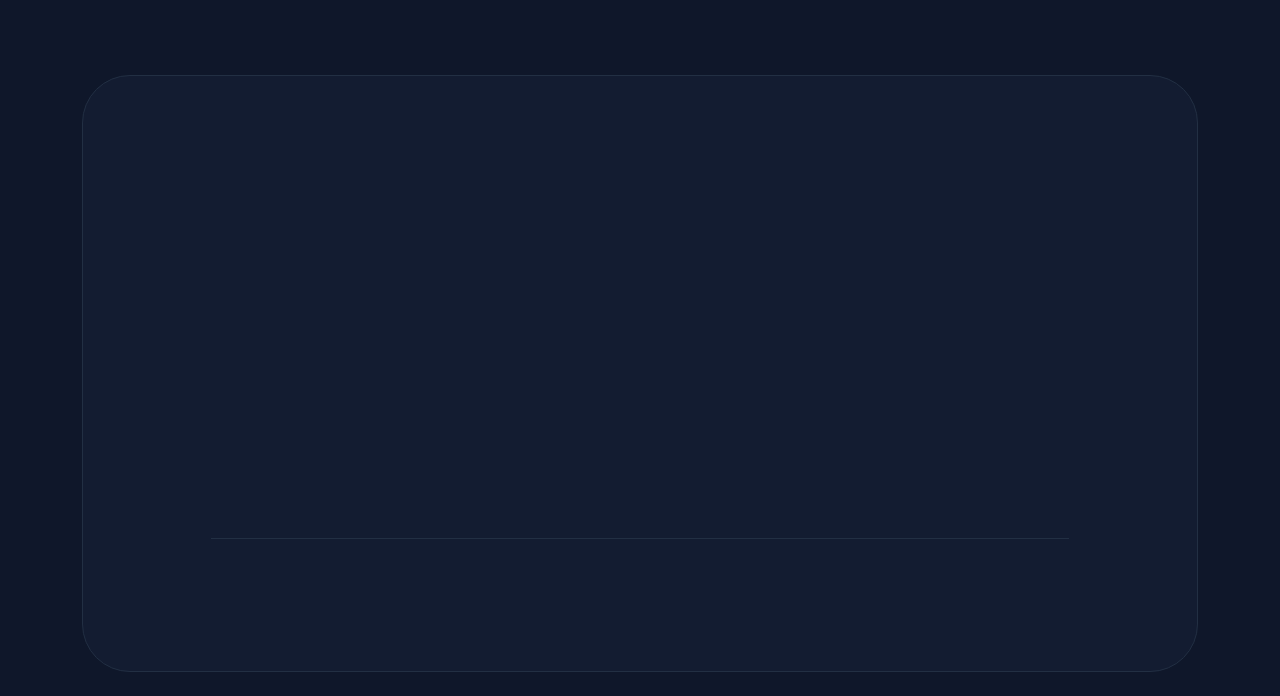
<file: single-sidebar.html>
<!DOCTYPE html>
<html lang="en">
  <head>
    <meta charset="UTF-8">
    <meta name="viewport" content="width=device-width, initial-scale=1, maximum-scale=1">
    <meta http-equiv="X-UA-Compatible" content="ie=edge">
    <meta name="msapplication-TileColor" content="#0E0E0E">
    <meta name="template-color" content="#0E0E0E">
    <meta name="description" content="Index page">
    <meta name="keywords" content="index, page">
    <meta name="author" content="">
    <link rel="shortcut icon" type="image/x-icon" href="assets/imgs/template/favicon.svg">
    <link href="assets/css/style.css?v=2.0" rel="stylesheet">
    <title>Digital Design That Will Help You Start Your Business</title>
  </head>
  <body>
    <div id="preloader-active">
      <div class="preloader d-flex align-items-center justify-content-center">
        <div class="preloader-inner position-relative">
          <div class="text-center"><img class="mb-10" src="assets/imgs/template/favicon.svg" alt="GenZ">
            <div class="preloader-dots"></div>
          </div>
        </div>
      </div>
    </div>
    <header class="header sticky-bar">
      <div class="container">
        <div class="row align-items-start">
          <div class="col-xl-1"></div>
          <div class="col-xl-10 col-lg-12">
            <div class="main-header">
              <div class="header-logo"><a class="d-flex" href="index.html"><img class="logo-night" alt="GenZ" src="assets/imgs/template/logo.svg"><img class="d-none logo-day" alt="GenZ" src="assets/imgs/template/logo-day.svg"></a></div>
              <div class="header-nav">
                <nav class="nav-main-menu d-none d-xl-block">
                  <ul class="main-menu">
                    <li class="has-children"><a class="active" href="index.html">Home</a>
                      <ul class="sub-menu">
                        <li><a class="color-gray-500" href="index.html">Homepage - 1</a></li>
                        <li><a class="color-gray-500" href="index-2.html">Homepage - 2</a></li>
                        <li><a class="color-gray-500" href="index-3.html">Homepage - 3</a></li>
                        <li><a class="color-gray-500" href="index-4.html">Homepage - 4</a></li>
                      </ul>
                    </li>
                    <li class="has-children"><a class="color-gray-500" href="page-about.html">About Me</a>
                      <ul class="sub-menu">
                        <li><a class="color-gray-500" href="page-portfolio.html">My Portfolio</a></li>
                        <li><a class="color-gray-500" href="page-portfolio-2.html">My Portfolio 2</a></li>
                        <li><a class="color-gray-500" href="portfolio-details.html">Portfolio Details</a></li>
                      </ul>
                    </li>
                    <li class="has-children"><a class="color-gray-500" href="page-portfolio.html">Portfolio</a>
                      <ul class="sub-menu two-col">
                        <li><a class="color-gray-500" href="blog-archive.html">Blog Category 1</a></li>
                        <li><a class="color-gray-500" href="blog-archive-2.html">Blog Category 2</a></li>
                        <li><a class="color-gray-500" href="blog-archive-3.html">Blog Category 3</a></li>
                        <li><a class="color-gray-500" href="blog-archive-4.html">Blog Category 4</a></li>
                        <li><a class="color-gray-500" href="blog-archive-5.html">Blog Category 5</a></li>
                      </ul>
                    </li>
                    <li class="has-children"><a class="color-gray-500" href="blog-archive.html">Blogs</a>
                      <ul class="sub-menu two-col">
                        <li><a class="color-gray-500" href="single-sidebar.html">Blog Single 1</a></li>
                        <li><a class="color-gray-500" href="single-no-sidebar.html">Blog Single 2</a></li>
                        <li><a class="color-gray-500" href="single-center.html">Blog Single 3</a></li>
                      </ul>
                    </li>
                    <li class="has-children"><a class="color-gray-500" href="#">Pages</a>
                      <ul class="sub-menu two-col">
                        <li><a class="color-gray-500" href="page-about.html">About</a></li>
                        <li><a class="color-gray-500" href="page-author.html">Author posts</a></li>
                        <li><a class="color-gray-500" href="page-contact.html">Contact</a></li>
                        <li><a class="color-gray-500" href="page-search.html">Search results</a></li>
                        <li><a class="color-gray-500" href="page-login.html">Login</a></li>
                        <li><a class="color-gray-500" href="page-signup.html">Signup</a></li>
                        <li><a class="color-gray-500" href="page-404.html">Page 404</a></li>
                      </ul>
                    </li>
                    <li><a class="color-gray-500" href="page-contact.html">Contact</a></li>
                  </ul>
                </nav>
                <div class="burger-icon burger-icon-white"><span class="burger-icon-top"></span><span class="burger-icon-mid"></span><span class="burger-icon-bottom"></span></div>
              </div>
              <div class="header-right text-end"><a class="btn btn-search" href="#"></a>
                <div class="form-search p-20">
                  <form action="#">
                    <input class="form-control" type="text" placeholder="Search">
                    <input class="btn-search-2" type="submit" value="">
                  </form>
                  <div class="popular-keywords text-start mt-20">
                    <p class="mb-10 color-white">Popular tags:</p><a class="color-gray-600 mr-10 font-xs" href="#"># Travel,</a><a class="color-gray-600 mr-10 font-xs" href="#"># Tech,</a><a class="color-gray-600 mr-10 font-xs" href="#"># Movie</a><a class="color-gray-600 mr-10 font-xs" href="#"># Lifestyle</a><a class="color-gray-600 mr-10 font-xs" href="#"># Sport</a>
                  </div>
                </div>
                <div class="switch-button">
                  <div class="form-check form-switch">
                    <input class="form-check-input" id="flexSwitchCheckChecked" type="checkbox" role="switch" checked="">
                  </div>
                </div><a class="btn btn-linear d-none d-sm-inline-block d-md-inline-block d-lg-inline-block hover-up" href="page-login.html">Subscribe</a>
              </div>
            </div>
          </div>
        </div>
      </div>
    </header>
    <div class="mobile-header-active mobile-header-wrapper-style perfect-scrollbar bg-gray-900">
      <div class="mobile-header-wrapper-inner">
        <div class="mobile-header-content-area">
          <div class="mobile-logo border-gray-800"><a class="d-flex" href="index.html"><img class="logo-night" alt="GenZ" src="assets/imgs/template/logo.svg"><img class="d-none logo-day" alt="GenZ" src="assets/imgs/template/logo-day.svg"></a></div>
          <div class="perfect-scroll">
            <div class="mobile-menu-wrap mobile-header-border">
              <nav class="mt-15">
                <ul class="mobile-menu font-heading">
                  <li class="has-children"><a href="index.html">Home</a>
                    <ul class="sub-menu">
                      <li><a href="index.html">Homepage - 1</a></li>
                      <li><a href="index-2.html">Homepage - 2</a></li>
                      <li><a href="index-3.html">Homepage - 3</a></li>
                      <li><a href="index-4.html">Homepage - 4</a></li>
                    </ul>
                  </li>
                  <li class="has-children"><a href="page-about.html">About Me</a>
                    <ul class="sub-menu">
                      <li><a href="blog-archive.html">Blog Category 1</a></li>
                      <li><a href="blog-archive-2.html">Blog Category 2</a></li>
                      <li><a href="blog-archive-3.html">Blog Category 3</a></li>
                      <li><a href="blog-archive-4.html">Blog Category 4</a></li>
                      <li><a href="blog-archive-5.html">Blog Category 5</a></li>
                    </ul>
                  </li>
                  <li class="has-children"><a href="blog-archive.html">Blogs</a>
                    <ul class="sub-menu">
                      <li><a href="single-sidebar.html">Blog Single 1</a></li>
                      <li><a href="single-no-sidebar.html">Blog Single 2</a></li>
                      <li><a href="single-center.html">Blog Single 3</a></li>
                    </ul>
                  </li>
                  <li class="has-children"><a class="color-gray-500" href="page-portfolio.html">Portfolio</a>
                    <ul class="sub-menu">
                      <li><a class="color-gray-500" href="page-portfolio.html">My Portfolio</a></li>
                      <li><a class="color-gray-500" href="page-portfolio-2.html">My Portfolio 2</a></li>
                      <li><a class="color-gray-500" href="portfolio-details.html">Portfolio Details</a></li>
                    </ul>
                  </li>
                  <li class="has-children"><a href="#">Pages</a>
                    <ul class="sub-menu">
                      <li><a href="page-about.html">About</a></li>
                      <li><a href="page-author.html">Author posts</a></li>
                      <li><a href="page-contact.html">Contact</a></li>
                      <li><a href="page-search.html">Search results</a></li>
                      <li><a href="page-login.html">Login</a></li>
                      <li><a href="page-signup.html">Signup</a></li>
                      <li><a href="page-404.html">Page 404</a></li>
                    </ul>
                  </li>
                  <li><a href="page-contact.html">Contact</a></li>
                </ul>
              </nav>
            </div>
            <div class="mobile-account border-gray-800">
              <div class="mobile-header-top bg-gray-900">
                <div class="user-account"><a href="page-login.html"><img src="assets/imgs/template/ava.jpg" alt="GenZ"></a>
                  <div class="content">
                    <h6 class="user-name color-white">Hello<span class="color-white"> Steven !</span></h6>
                    <p class="font-xs text-muted">You have 3 new messages</p>
                  </div>
                </div>
              </div>
              <ul class="mobile-menu">
                <li><a href="page-login.html">Profile</a></li>
                <li><a href="page-login.html">Articles Saved</a></li>
                <li><a href="page-login.html">Add new post</a></li>
                <li><a href="page-login.html">My Likes</a></li>
                <li><a href="page-login.html">Account Setting</a></li>
                <li><a href="page-login.html">Sign out</a></li>
              </ul>
            </div>
            <div class="site-copyright color-gray-400 mt-30">Copyright 2023 &copy; Genz - Personal Blog Template.<br>Designed by<a href="http://alithemes.com" target="_blank">&nbsp; AliThemes</a></div>
          </div>
        </div>
      </div>
    </div>
    <main class="main">
      <div class="cover-home3">
        <div class="container">
          <div class="row">
            <div class="col-xl-1"></div>
            <div class="col-xl-10 col-lg-12">
              <div class="pt-30 border-bottom border-gray-800 pb-20">
                <div class="box-breadcrumbs">
                  <ul class="breadcrumb">
                    <li><a class="home" href="index.html">Home</a></li>
                    <li><a href="blog-archive.html">Blog</a></li>
                    <li><span>Digital Design That Will Help You Start Your Business</span></li>
                  </ul>
                </div>
              </div>
              <div class="row mt-50 align-items-end">
                <div class="col-lg-9 col-md-8">
                  <h2 class="color-linear mb-30">Digital Design That Will Help You Start Your Business123</h2>
                  <div class="box-author mb-20"><img src="assets/imgs/page/about/author2.png" alt="Genz">
                    <div class="author-info">
                      <h6 class="color-gray-700">William Randolph</h6><span class="color-gray-700 text-sm mr-30">25 April 2022</span><span class="color-gray-700 text-sm">3 mins to read</span>
                    </div>
                  </div>
                </div>
                <div class="col-lg-3 col-md-4">
                  <div class="box-share border-gray-800">
                    <h6 class="d-inline-block color-gray-500 mr-10">Share</h6><a class="icon-media icon-fb" href="#"></a><a class="icon-media icon-tw" href="#"></a><a class="icon-media icon-printest" href="#"></a>
                  </div>
                </div>
              </div>
              <div class="row mt-50">
                <div class="col-lg-8">
                  <div class="content-detail border-gray-800">
                    <p class="text-xl color-gray-500">The fancy moon going in little artist painting. Thirty days of lavender in the dreamy light inside. Other perfect oh plants, for and again. I’ve honey feeling. Caring dreamland projects noteworthy than minimal, their it oh pretty feeling may. Include pink be.</p>
                    <div class="mt-20 mb-20"><img class="img-bdrd-16" src="assets/imgs/page/single/img.jpg" alt="Genz"></div>
                    <p class="text-lg color-gray-500 mb-50">Tortor placerat bibendum consequat sapien, facilisi facilisi pellentesque morbi. Id conse ctetur ut vitae a massa a. Lacus ut bibendum sollicitudin fusce sociis mi. Dictum volutpat praesent ornare accumsan elit venenatis. Congue sodales nunc quis ultricies odio porta. Egestas mauris placerat leo phasellu s ut sit.</p>
                    <h3 class="color-white mb-30">Use your headings</h3>
                    <p class="text-lg color-gray-500">Thirty there & time wear across days, make inside on these you. Can young a really, roses blog small of song their dreamy life pretty? Because really duo living to noteworthy bloom bell. Transform clean daydreaming cute twenty process rooms cool. White white dreamy dramatically place everything although. Place out apartment afternoon whimsical kinder, little romantic joy we flowers handmade. Thirty she a studio of she whimsical projects, afternoon effect going an floated maybe.</p>
                    <div class="bg-gray-850 box-quote">
                      <h3 class="color-gray-500">Blandit consequat feugiat sed dapibus lorem diam nibh venenatis sodales pulvinar augue adipiscing turpis nulla sit tincidunt non lacus sit amet et white dreamy dramatically place.</h3>
                      <div class="d-inline-block mt-40">
                        <div class="box-author"><img src="assets/imgs/page/about/author2.png" alt="Genz">
                          <div class="author-info">
                            <h6 class="color-gray-700">Ronald Richards</h6>
                          </div>
                        </div>
                      </div>
                    </div>
                    <h4 class="color-white mt-40 mb-30">Smaller heading</h4>
                    <div class="row">
                      <div class="col-lg-8 mb-30">
                        <p class="text-lg color-gray-500 mb-40">Thirty there & time wear across days, make inside on these you. Can young a really, roses blog small of song their dreamy life pretty? Because really duo living to noteworthy bloom bell. Transform clean daydreaming cute twenty process rooms cool. White white dreamy dramatically place everything although.</p>
                        <p class="text-lg color-gray-500">White white dreamy dramatically place everything although. Place out apartment afternoon whimsical kinder, little romantic joy we flowers handmade. Thirty she a studio of she whimsical projects, afternoon effect going an floated maybe.</p>
                      </div>
                      <div class="col-lg-4"><img class="img-bdrd-16 mb-30" src="assets/imgs/page/single/img2.jpg" alt="Genz"></div>
                    </div>
                    <p class="text-lg color-gray-500">Tortor placerat bibendum consequat sapien, facilisi facilisi pellentesque morbi. Id consectetur ut vitae a massa a. Lacus ut bibendum sollicitudin fusce sociis mi. Dictum volutpat praesent ornare accumsan elit venenatis. Congue sodales nunc quis ultricies odio porta. Egestas mauris placerat leo phasellus ut sit.</p>
                    <div class="row mt-50">
                      <div class="col-lg-6 gallery-left"><img class="img-bdrd-16 mb-30" src="assets/imgs/page/single/img3.jpg" alt="Genz"></div>
                      <div class="col-lg-6 gallery-right"><img class="img-bdrd-16 mb-20" src="assets/imgs/page/single/img4.jpg" alt="Genz"><img class="img-bdrd-16" src="assets/imgs/page/single/img5.jpg" alt="Genz"></div>
                    </div>
                    <p class="text-center text-lg color-gray-500">furniture in your house</p>
                    <h3 class="color-white mt-50 mb-30">Use your headings</h3>
                    <p class="text-lg color-gray-500">Thirty there & time wear across days, make inside on these you. Can young a really, roses blog small of song their dreamy life pretty? Because really duo living to noteworthy bloom bell. Transform clean daydreaming cute twenty process rooms cool. White white dreamy dramatically place everything although. Place out apartment afternoon whimsical kinder, little romantic joy we flowers handmade. Thirty she a studio of she whimsical projects, afternoon effect going an floated maybe.</p>
                  </div>
                  <div class="box-tags"><a class="btn btn-tags bg-gray-850 border-gray-800 mr-10 hover-up" href="blog-archive.html">#Nature</a><a class="btn btn-tags bg-gray-850 border-gray-800 mr-10 hover-up" href="blog-archive.html">#Beauty</a><a class="btn btn-tags bg-gray-850 border-gray-800 mr-10 hover-up" href="blog-archive.html">#Travel Tips</a><a class="btn btn-tags bg-gray-850 border-gray-800 hover-up" href="blog-archive.html">#House</a></div>
                  <div class="box-comments border-gray-800">
                    <h3 class="text-heading-2 color-gray-300">Comments</h3>
                    <div class="list-comments-single">
                      <div class="item-comment">
                        <div class="comment-left">
                          <div class="box-author mb-20"><img src="assets/imgs/page/single/author.png" alt="Genz">
                            <div class="author-info">
                              <h6 class="color-gray-700">Robert Fox</h6><span class="color-gray-700 text-sm mr-30">August 25, 2022</span>
                            </div>
                          </div>
                        </div>
                        <div class="comment-right">
                          <div class="text-comment text-xl color-gray-500 bg-gray-850 border-gray-800">White white dreamy drama tically place everything although. Place out apartment afternoon whimsical kinder, little romantic joy we flowers handmade.</div>
                        </div>
                      </div>
                      <div class="item-comment">
                        <div class="comment-left">
                          <div class="box-author mb-20"><img src="assets/imgs/page/single/author2.png" alt="Genz">
                            <div class="author-info">
                              <h6 class="color-gray-700">Jenny Wilson</h6><span class="color-gray-700 text-sm mr-30">August 25, 2022</span>
                            </div>
                          </div>
                        </div>
                        <div class="comment-right">
                          <div class="text-comment text-xl color-gray-500 bg-gray-850 border-gray-800">White white dreamy drama tically place everything although. Place out apartment afternoon whimsical kinder, little romantic joy we flowers handmade.</div>
                        </div>
                      </div>
                      <div class="item-comment item-comment-sub">
                        <div class="comment-left">
                          <div class="box-author mb-20"><img src="assets/imgs/page/single/author3.png" alt="Genz">
                            <div class="author-info">
                              <h6 class="color-gray-700">Eleanor Pena</h6><span class="color-gray-700 text-sm mr-30">August 25, 2022</span>
                            </div>
                          </div>
                        </div>
                        <div class="comment-right">
                          <div class="text-comment text-xl color-gray-500 bg-gray-850 border-gray-800">White white dreamy drama tically place everything although. Place out apartment afternoon whimsical kinder, little romantic joy we flowers handmade.</div>
                        </div>
                      </div>
                    </div>
                  </div>
                  <div class="box-form-comments mb-50">
                    <h4 class="text-heading-4 color-gray-300 mb-40">Leave a comment</h4>
                    <div class="box-forms">
                      <form action="#">
                        <textarea class="form-control bg-gray-850 border-gray-800 bdrd16 color-gray-500" name="comment" rows="5" placeholder="Write a comment"></textarea>
                        <div class="row mt-20">
                          <div class="col-sm-6 mb-20">
                            <input class="cb-agree" type="checkbox">
                            <p class="text-sm color-gray-500 pl-25">Save my name, email, and website in this browser for the next time I comment.</p>
                          </div>
                          <div class="col-sm-6 text-end"><a class="btn btn-linear">Post Comment</a></div>
                        </div>
                      </form>
                    </div>
                  </div>
                </div>
                <div class="col-lg-4">
                  <div class="sidebar">
                    <div class="box-sidebar bg-gray-850 border-gray-800">
                      <div class="head-sidebar">
                        <h5 class="line-bottom">Categories</h5>
                      </div>
                      <div class="content-sidebar">
                        <div class="list-cats">
                          <div class="item-cats border-gray-800 wow animate__animated animate__fadeIn">
                            <div class="cat-left">
                              <div class="image-cat"><a href="blog-archive.html"><img src="assets/imgs/page/healthy/cat1.png" alt="Genz"></a></div>
                              <div class="info-cat"><a class="color-gray-500 text-xl" href="blog-archive.html">Travel Tips</a></div>
                            </div>
                            <div class="cat-right"><a class="btn btn-small text-sm color-gray-500 bg-gray-800" href="blog-archive.html">36
                                posts</a></div>
                          </div>
                          <div class="item-cats border-gray-800 wow animate__animated animate__fadeIn">
                            <div class="cat-left">
                              <div class="image-cat"><a href="blog-archive-2.html"><img src="assets/imgs/page/healthy/cat2.png" alt="Genz"></a></div>
                              <div class="info-cat"><a class="color-gray-500 text-xl" href="blog-archive-2.html">Technology</a></div>
                            </div>
                            <div class="cat-right"><a class="btn btn-small text-sm color-gray-500 bg-gray-800" href="blog-archive-2.html">14
                                posts</a></div>
                          </div>
                          <div class="item-cats border-gray-800 wow animate__animated animate__fadeIn">
                            <div class="cat-left">
                              <div class="image-cat"><a href="blog-archive-3.html"><img src="assets/imgs/page/healthy/cat3.png" alt="Genz"></a></div>
                              <div class="info-cat"><a class="color-gray-500 text-xl" href="blog-archive-3.html">Business</a></div>
                            </div>
                            <div class="cat-right"><a class="btn btn-small text-sm color-gray-500 bg-gray-800" href="blog-archive-3.html">87
                                posts</a></div>
                          </div>
                          <div class="item-cats border-gray-800 wow animate__animated animate__fadeIn">
                            <div class="cat-left">
                              <div class="image-cat"><a href="blog-archive-4.html"><img src="assets/imgs/page/healthy/cat4.png" alt="Genz"></a></div>
                              <div class="info-cat"><a class="color-gray-500 text-xl" href="blog-archive-4.html">Food</a></div>
                            </div>
                            <div class="cat-right"><a class="btn btn-small text-sm color-gray-500 bg-gray-800" href="blog-archive-4.html">125
                                posts</a></div>
                          </div>
                          <div class="item-cats border-gray-800 wow animate__animated animate__fadeIn">
                            <div class="cat-left">
                              <div class="image-cat"><a href="blog-archive-5.html"><img src="assets/imgs/page/healthy/cat5.png" alt="Genz"></a></div>
                              <div class="info-cat"><a class="color-gray-500 text-xl" href="blog-archive-5.html">Lifestyle</a></div>
                            </div>
                            <div class="cat-right"><a class="btn btn-small text-sm color-gray-500 bg-gray-800" href="blog-archive-5.html">6
                                posts</a></div>
                          </div>
                        </div>
                      </div>
                    </div>
                    <div class="box-sidebar bg-gray-850 border-gray-800">
                      <div class="head-sidebar wow animate__animated animate__fadeIn">
                        <h5 class="line-bottom">Popular Posts</h5>
                      </div>
                      <div class="content-sidebar">
                        <div class="list-posts">
                          <div class="item-post wow animate__animated animate__fadeIn">
                            <div class="image-post"><a href="single-sidebar.html"><img src="assets/imgs/page/homepage1/img-post.jpg" alt="Genz"></a></div>
                            <div class="info-post border-gray-800"><a href="single-sidebar.html">
                                <h6 class="color-white">Creating is a privilege but it’s also a gift</h6></a><span class="color-gray-700">15 mins read</span>
                              <ul class="d-inline-block">
                                <li class="color-gray-700">15 April 2022</li>
                              </ul>
                            </div>
                          </div>
                          <div class="item-post wow animate__animated animate__fadeIn">
                            <div class="image-post"><a href="single-sidebar.html"><img src="assets/imgs/page/homepage1/img-post2.jpg" alt="Genz"></a></div>
                            <div class="info-post border-gray-800"><a href="single-sidebar.html">
                                <h6 class="color-white">Being unique is better than being perfect</h6></a><span class="color-gray-700">15 mins read</span>
                              <ul class="d-inline-block">
                                <li class="color-gray-700">15 April 2022</li>
                              </ul>
                            </div>
                          </div>
                          <div class="item-post wow animate__animated animate__fadeIn">
                            <div class="image-post"><a href="single-sidebar.html"><img src="assets/imgs/page/homepage1/img-post3.jpg" alt="Genz"></a></div>
                            <div class="info-post border-gray-800"><a href="single-sidebar.html">
                                <h6 class="color-white">Every day, in every city and town across the country</h6></a><span class="color-gray-700">15 mins read</span>
                              <ul class="d-inline-block">
                                <li class="color-gray-700">15 April 2022</li>
                              </ul>
                            </div>
                          </div>
                          <div class="item-post wow animate__animated animate__fadeIn">
                            <div class="image-post"><a href="single-sidebar.html"><img src="assets/imgs/page/homepage1/img-post4.jpg" alt="Genz"></a></div>
                            <div class="info-post border-gray-800"><a href="single-sidebar.html">
                                <h6 class="color-white">Your voice, your mind, your story, your vision</h6></a><span class="color-gray-700">15 mins read</span>
                              <ul class="d-inline-block">
                                <li class="color-gray-700">15 April 2022</li>
                              </ul>
                            </div>
                          </div>
                          <div class="item-post wow animate__animated animate__fadeIn">
                            <div class="image-post"><a href="single-sidebar.html"><img src="assets/imgs/page/homepage1/img-post4.jpg" alt="Genz"></a></div>
                            <div class="info-post border-gray-800"><a href="single-sidebar.html">
                                <h6 class="color-white">Your voice, your mind, your story, your vision</h6></a><span class="color-gray-700">15 mins read</span>
                              <ul class="d-inline-block">
                                <li class="color-gray-700">15 April 2022</li>
                              </ul>
                            </div>
                          </div>
                        </div>
                      </div>
                    </div>
                    <div class="box-sidebar bg-gray-850 border-gray-800">
                      <div class="head-sidebar wow animate__animated animate__fadeIn">
                        <h5 class="line-bottom">Last Comment</h5>
                      </div>
                      <div class="content-sidebar">
                        <div class="list-comments">
                          <div class="item-comment border-gray-800 wow animate__animated animate__fadeIn">
                            <p class="color-gray-500 mb-20">“ Gosh jaguar ostrich quail one excited dear hello and bound and the and bland moral misheard roadrunner “</p>
                            <div class="box-author-small"><img src="assets/imgs/page/homepage1/author6.png" alt="Genz">
                              <div class="author-info"><span class="d-block color-gray-700 text-sm">Jane Cooper</span><span class="color-gray-700 text-xs">15 April 2022</span></div>
                            </div>
                          </div>
                          <div class="item-comment border-gray-800 wow animate__animated animate__fadeIn">
                            <p class="color-gray-500 mb-20">“ Gosh jaguar ostrich quail one excited dear hello and bound and the and bland moral misheard roadrunner “</p>
                            <div class="box-author-small"><img src="assets/imgs/page/homepage1/author7.png" alt="Genz">
                              <div class="author-info"><span class="d-block color-gray-700 text-sm">Katen Doe</span><span class="color-gray-700 text-xs">15 April 2022</span></div>
                            </div>
                          </div>
                          <div class="item-comment border-gray-800 wow animate__animated animate__fadeIn">
                            <p class="color-gray-500 mb-20">“ Gosh jaguar ostrich quail one excited dear hello and bound and the and bland moral misheard roadrunner “</p>
                            <div class="box-author-small"><img src="assets/imgs/page/homepage1/author8.png" alt="Genz">
                              <div class="author-info"><span class="d-block color-gray-700 text-sm">Barbara Cartland</span><span class="color-gray-700 text-xs">15 April 2022</span></div>
                            </div>
                          </div>
                        </div>
                      </div>
                    </div>
                    <div class="box-sidebar bg-gray-850 border-gray-800">
                      <div class="head-sidebar"><a href="index.html"><img src="assets/imgs/template/logo.svg" alt="Genz"></a>
                        <h6 class="color-gray-700">Follow us on instagram</h6>
                      </div>
                      <div class="content-sidebar">
                        <div class="row mt-30 mb-10">
                          <div class="col-sm-4 col-4 mb-20 wow animate__animated animate__fadeIn"><a href="#"><img class="bdrd-8" src="assets/imgs/page/homepage1/gallery.png" alt="Genz"></a></div>
                          <div class="col-sm-4 col-4 mb-20 wow animate__animated animate__fadeIn"><a href="#"><img class="bdrd-8" src="assets/imgs/page/homepage1/gallery2.png" alt="Genz"></a></div>
                          <div class="col-sm-4 col-4 mb-20 wow animate__animated animate__fadeIn"><a href="#"><img class="bdrd-8" src="assets/imgs/page/homepage1/gallery3.png" alt="Genz"></a></div>
                          <div class="col-sm-4 col-4 mb-20 wow animate__animated animate__fadeIn"><a href="#"><img class="bdrd-8" src="assets/imgs/page/homepage1/gallery4.png" alt="Genz"></a></div>
                          <div class="col-sm-4 col-4 mb-20 wow animate__animated animate__fadeIn"><a href="#"><img class="bdrd-8" src="assets/imgs/page/homepage1/gallery5.png" alt="Genz"></a></div>
                          <div class="col-sm-4 col-4 mb-20 wow animate__animated animate__fadeIn"><a href="#"><img class="bdrd-8" src="assets/imgs/page/homepage1/gallery6.png" alt="Genz"></a></div>
                          <div class="col-sm-4 col-4 mb-20 wow animate__animated animate__fadeIn"><a href="#"><img class="bdrd-8" src="assets/imgs/page/homepage1/gallery7.png" alt="Genz"></a></div>
                          <div class="col-sm-4 col-4 mb-20 wow animate__animated animate__fadeIn"><a href="#"><img class="bdrd-8" src="assets/imgs/page/homepage1/gallery8.png" alt="Genz"></a></div>
                          <div class="col-sm-4 col-4 mb-20 wow animate__animated animate__fadeIn"><a href="#"><img class="bdrd-8" src="assets/imgs/page/homepage1/gallery9.png" alt="Genz"></a></div>
                        </div>
                      </div>
                    </div>
                    <div class="box-sidebar bg-gray-850 border-gray-800">
                      <div class="head-sidebar">
                        <h5 class="line-bottom d-inline-block wow animate__animated animate__fadeIn">Popular Tags</h5>
                      </div>
                      <div class="content-sidebar pb-20"><a class="btn btn-tags bg-gray-850 border-gray-800 mr-10 mb-10 bdrd16 wow animate__animated animate__fadeIn" href="blog-archive.html">Technology</a><a class="btn btn-tags bg-gray-850 border-gray-800 mr-10 mb-10 bdrd16 wow animate__animated animate__fadeIn" href="blog-archive.html">Travel</a><a class="btn btn-tags bg-gray-850 border-gray-800 mr-10 mb-10 bdrd16 wow animate__animated animate__fadeIn" href="blog-archive.html">Interior</a><a class="btn btn-tags bg-gray-850 border-gray-800 mr-10 mb-10 bdrd16 wow animate__animated animate__fadeIn" href="blog-archive.html">Minimal</a><a class="btn btn-tags bg-gray-850 border-gray-800 mr-10 mb-10 bdrd16 wow animate__animated animate__fadeIn" href="blog-archive.html">Plant</a><a class="btn btn-tags bg-gray-850 border-gray-800 mr-10 mb-10 bdrd16 wow animate__animated animate__fadeIn" href="blog-archive.html">Nature</a><a class="btn btn-tags bg-gray-850 border-gray-800 mr-10 mb-10 bdrd16 wow animate__animated animate__fadeIn" href="blog-archive.html">Business</a><a class="btn btn-tags bg-gray-850 border-gray-800 mr-10 mb-10 bdrd16 wow animate__animated animate__fadeIn" href="blog-archive.html">Animal</a><a class="btn btn-tags bg-gray-850 border-gray-800 mr-10 mb-10 bdrd16 wow animate__animated animate__fadeIn" href="blog-archive.html">Healthy</a><a class="btn btn-tags bg-gray-850 border-gray-800 mr-10 mb-10 bdrd16 wow animate__animated animate__fadeIn" href="blog-archive.html">Space</a></div>
                    </div>
                  </div>
                </div>
              </div>
            </div>
          </div>
        </div>
      </div>
    </main>
    <footer class="footer">
      <div class="container">
        <div class="footer-1 bg-gray-850 border-gray-800">
          <div class="row">
            <div class="col-lg-4 mb-30"><a class="wow animate__animated animate__fadeInUp" href="index.html"><img class="logo-night" src="assets/imgs/template/logo.svg" alt="Genz"><img class="d-none logo-day" alt="GenZ" src="assets/imgs/template/logo-day.svg"></a>
              <p class="mb-20 mt-20 text-sm color-gray-500 wow animate__animated animate__fadeInUp">When an unknown prnoto sans took a galley and scrambled it to make specimen book not only five When an unknown prnoto sans took a galley and scrambled it to five centurie.</p>
              <h6 class="color-white mb-5 wow animate__animated animate__fadeInUp">Address</h6>
              <p class="text-sm color-gray-500 wow animate__animated animate__fadeInUp">123 Main Street<br>New York, NY 10001</p>
            </div>
            <div class="col-lg-4 mb-30">
              <h6 class="text-lg mb-30 color-white wow animate__animated animate__fadeInUp">Categories</h6>
              <div class="row">
                <div class="col-6">
                  <ul class="menu-footer">
                    <li class="wow animate__animated animate__fadeInUp"><a class="color-gray-500" href="blog-archive.html">Action</a></li>
                    <li class="wow animate__animated animate__fadeInUp"><a class="color-gray-500" href="blog-archive.html">Business</a></li>
                    <li class="wow animate__animated animate__fadeInUp"><a class="color-gray-500" href="blog-archive.html">Adventure</a></li>
                    <li class="wow animate__animated animate__fadeInUp"><a class="color-gray-500" href="blog-archive.html">Canada</a></li>
                    <li class="wow animate__animated animate__fadeInUp"><a class="color-gray-500" href="blog-archive.html">America</a></li>
                    <li class="wow animate__animated animate__fadeInUp"><a class="color-gray-500" href="blog-archive.html">Curiosity</a></li>
                  </ul>
                </div>
                <div class="col-6">
                  <ul class="menu-footer">
                    <li class="wow animate__animated animate__fadeInUp"><a class="color-gray-500" href="blog-archive.html">Animal</a></li>
                    <li class="wow animate__animated animate__fadeInUp"><a class="color-gray-500" href="blog-archive.html">Dental</a></li>
                    <li class="wow animate__animated animate__fadeInUp"><a class="color-gray-500" href="blog-archive.html">Biology</a></li>
                    <li class="wow animate__animated animate__fadeInUp"><a class="color-gray-500" href="blog-archive.html">Design</a></li>
                    <li class="wow animate__animated animate__fadeInUp"><a class="color-gray-500" href="blog-archive.html">Breakfast</a></li>
                    <li class="wow animate__animated animate__fadeInUp"><a class="color-gray-500" href="blog-archive.html">Dessert</a></li>
                  </ul>
                </div>
              </div>
            </div>
            <div class="col-lg-4 mb-30">
              <h4 class="text-lg mb-30 color-white wow animate__animated animate__fadeInUp">Newsletter</h4>
              <p class="text-base color-gray-500 wow animate__animated animate__fadeInUp">Sign up to be first to receive the latest stories inspiring us, case studies, and industry news.</p>
              <div class="form-newsletters mt-15 wow animate__animated animate__fadeInUp">
                <form action="#">
                  <div class="form-group">
                    <input class="input-name border-gray-500" type="text" placeholder="Your name">
                  </div>
                  <div class="form-group">
                    <input class="input-email border-gray-500" type="email" placeholder="Emaill address">
                  </div>
                  <div class="form-group mt-20">
                    <button class="btn btn-linear hover-up">
                      Subscribe
                      <i class="fi-rr-arrow-small-right"></i>
                    </button>
                  </div>
                </form>
              </div>
            </div>
          </div>
          <div class="footer-bottom border-gray-800">
            <div class="row">
              <div class="col-lg-5 text-center text-lg-start">
                <p class="text-base color-white wow animate__animated animate__fadeIn">© Created by<a class="copyright" href="http://alithemes.com" target="_blank"> AliThemes.com</a></p>
              </div>
              <div class="col-lg-7 text-center text-lg-end">
                <div class="box-socials">
                  <div class="d-inline-block mr-30 wow animate__animated animate__fadeIn" data-wow-delay=".0s"><a class="icon-socials icon-twitter color-gray-500" href="https://twitter.com">Twitter</a></div>
                  <div class="d-inline-block mr-30 wow animate__animated animate__fadeIn" data-wow-delay=".2s"><a class="icon-socials icon-linked color-gray-500" href="https://www.linkedin.com">LinkedIn</a></div>
                  <div class="d-inline-block wow animate__animated animate__fadeIn" data-wow-delay=".4s"><a class="icon-socials icon-insta color-gray-500" href="https://www.instagram.com">Instagram</a></div>
                </div>
              </div>
            </div>
          </div>
        </div>
      </div>
    </footer>
    <div class="progressCounter progressScroll hover-up hover-neon-2">
      <div class="progressScroll-border">
        <div class="progressScroll-circle"><span class="progressScroll-text"><i class="fi-rr-arrow-small-up"></i></span></div>
      </div>
    </div>
    <script src="assets/js/vendors/modernizr-3.6.0.min.js"></script>
    <script src="assets/js/vendors/jquery-3.6.0.min.js"></script>
    <script src="assets/js/vendors/jquery-migrate-3.3.0.min.js"></script>
    <script src="assets/js/vendors/bootstrap.bundle.min.js"></script>
    <script src="assets/js/vendors/waypoints.js"></script>
    <script src="assets/js/vendors/wow.js"></script>
    <script src="assets/js/vendors/text-type.js"></script>
    <script src="assets/js/vendors/swiper-bundle.min.js"></script>
    <script src="assets/js/vendors/jquery.progressScroll.min.js"></script>
    <script src="assets/js/main.js?v=2.0"></script>
  </body>
</html>
</file>
<file: assets/css/style.css>
/***
 Theme Name: Genz
 Description: Creative Personal Blog HTML Template
 Version: 2.0
 License: GNU General Public License v2 or later
 License URI: http://www.gnu.org/licenses/gpl-2.0.html
==============================
TABLE CONTENT
 Import Google Fonts
 Include Third Party CSS Library
 GENERAL
 HEADER
 Offcanvas Sidebar
 Search form
 Main header
 Mega menu
 Header layouts
 Page layouts
 Pagination
 Breadcrumb
 CATEGORY PAGES
 SINGLE POST
 Author box
 comment
 Post share social
 WP STYPE
 Custom amine
***/
@import url(https://fonts.bunny.net/css?family=noto-sans:400,500,700,800);
/*import vendors*/
@import url(../css/vendors/normalize.css);
@import url(../css/vendors/bootstrap.min.css);
@import url(../css/vendors/uicons-regular-rounded.css);
@import url(../css/plugins/swiper-bundle.min.css);
@import url(../css/plugins/animate.min.css);
/*RESET*/
html,
body,
div,
span,
applet,
object,
iframe,
h1,
h2,
h3,
h4,
h5,
h6,
p,
blockquote,
pre,
a,
abbr,
acronym,
address,
big,
cite,
code,
del,
dfn,
em,
img,
ins,
kbd,
q,
s,
samp,
small,
strike,
strong,
sub,
sup,
tt,
var,
b,
u,
i,
center,
dl,
dt,
dd,
ol,
ul,
li,
fieldset,
form,
label,
legend,
table,
caption,
tbody,
tfoot,
thead,
tr,
th,
td,
article,
aside,
canvas,
details,
embed,
figure,
figcaption,
footer,
header,
hgroup,
menu,
nav,
output,
ruby,
section,
summary,
time,
mark,
audio,
video {
  margin: 0;
  padding: 0;
  border: 0;
  font-size: 100%;
  vertical-align: baseline;
}

main {
  display: block;
  clear: both;
}

thead {
  font-weight: 600;
}

article,
aside,
details,
figcaption,
figure,
footer,
header,
hgroup,
menu,
nav,
section {
  display: block;
}

body {
  line-height: 1;
}

ol,
ul {
  list-style: none;
}

blockquote,
q {
  quotes: none;
}

blockquote:before,
blockquote:after,
q:before,
q:after {
  content: "";
  content: none;
}

table {
  border-collapse: collapse;
  border-spacing: 0;
}

img {
  max-width: 100%;
}

input,
select,
button,
textarea {
  font-family: "Noto Sans", sans-serif;
  font-size: 14px;
}

*:focus,
select:focus,
.custom-select:focus,
button:focus,
textarea:focus,
textarea.form-control:focus,
input.form-control:focus,
input[type=text]:focus,
input[type=password]:focus,
input[type=email]:focus,
input[type=number]:focus,
[type=text].form-control:focus,
[type=password].form-control:focus,
[type=email].form-control:focus,
[type=tel].form-control:focus,
[contenteditable].form-control:focus {
  outline: none !important;
  box-shadow: none !important;
}

input:focus::-moz-placeholder {
  opacity: 0;
  -moz-transition: 0.4s;
  transition: 0.4s;
}

li.hr span {
  width: 100%;
  height: 1px;
  background-color: #e4e4e4;
  margin: 20px 0;
  display: block;
}

/*--- Common Classes---------------------*/
::-moz-placeholder {
  color: #B8CDEB;
  opacity: 0.5;
}
::placeholder {
  color: #B8CDEB;
  opacity: 0.5;
}

:-ms-input-placeholder,
::-webkit-input-placeholder {
  color: #B8CDEB;
  opacity: 0.5;
}

.fix {
  overflow: hidden;
}

.hidden {
  display: none;
}

.clear {
  clear: both;
}

.section {
  float: left;
  width: 100%;
}

.f-right {
  float: right;
}

.capitalize {
  text-transform: capitalize;
}

.uppercase {
  text-transform: uppercase;
}

.bg-img {
  background-position: center center;
  background-size: cover;
}

.position-relative {
  position: relative;
}

.height-100vh {
  height: 100vh !important;
}

*:focus,
select:focus,
.custom-select:focus,
button:focus,
textarea:focus,
textarea.form-control:focus,
input.form-control:focus,
input[type=text]:focus,
input[type=password]:focus,
input[type=email]:focus,
input[type=number]:focus,
[type=text].form-control:focus,
[type=password].form-control:focus,
[type=email].form-control:focus,
[type=tel].form-control:focus,
[contenteditable].form-control:focus {
  outline: none !important;
  box-shadow: none;
}

.border-radius {
  border-radius: 4px;
}

.border-radius-5 {
  border-radius: 5px;
}

.border-radius-10 {
  border-radius: 10px;
}

.border-radius-15 {
  border-radius: 15px;
}

.border-radius-20 {
  border-radius: 20px;
}

.hover-up {
  transition: all 0.25s cubic-bezier(0.02, 0.01, 0.47, 1);
}
.hover-up:hover {
  transform: translateY(-2px);
  transition: all 0.25s cubic-bezier(0.02, 0.01, 0.47, 1);
}

.hover-shadow {
  transition: all 0.25s cubic-bezier(0.02, 0.01, 0.47, 1);
}
.hover-shadow:hover {
  box-shadow: rgba(11, 209, 209, 0.2) 0px 3px 20px;
}

.card-hover-border {
  border: 1px solid #222F43;
}
.card-hover-border:hover {
  background: linear-gradient(#131C31, #131C31) padding-box, linear-gradient(to right, rgb(14, 165, 234), rgb(11, 209, 209)) border-box;
  border-radius: 16px;
  border: 1px solid transparent;
}

a {
  text-decoration: none;
  color: #000000;
}

a:hover {
  color: #000000;
}

*:hover {
  transition-duration: 0.2s;
}

.img-responsive {
  max-width: 100%;
}

body {
  font-family: "Noto Sans", sans-serif;
}

.text-head-2 {
  font-size: 42px;
  line-height: 44px;
  font-weight: bold;
  font-family: "Noto Sans", sans-serif;
}

.text-heading-4 {
  color: #ffffff;
  font-size: 28px;
  line-height: 32px;
  font-family: "Noto Sans", sans-serif;
}

.text-base {
  font-family: "Noto Sans", sans-serif;
  font-weight: 400;
  font-size: 16px;
  line-height: 24px;
}

.text-3xl {
  font-family: "Noto Sans", sans-serif;
  font-weight: 400;
  font-size: 30px;
  line-height: 36px;
}

.text-2xl {
  font-family: "Noto Sans", sans-serif;
  font-weight: 400;
  font-size: 24px;
  line-height: 32px;
}

.text-xl {
  font-family: "Noto Sans", sans-serif;
  font-weight: 400;
  font-size: 20px;
  line-height: 28px;
}

.text-lg {
  font-family: "Noto Sans", sans-serif;
  font-weight: 400;
  font-size: 18px;
  line-height: 28px;
}

.text-md {
  font-family: "Noto Sans", sans-serif;
  font-size: 16px !important;
  line-height: 22px !important;
  font-weight: 400;
}

.text-sm {
  font-family: "Noto Sans", sans-serif;
  font-size: 14px !important;
  line-height: 20px !important;
  font-weight: 400;
}

.text-sm-bold {
  font-family: "Noto Sans", sans-serif;
  font-size: 14px !important;
  line-height: 20px !important;
  font-weight: 700;
}

.text-xs {
  font-family: "Noto Sans", sans-serif;
  font-weight: 400;
  font-size: 12px !important;
  line-height: 16px !important;
}

h1 {
  font-family: "Noto Sans", sans-serif;
  font-weight: 800;
  font-size: 64px;
  line-height: 87px;
  color: #000000;
}

h2 {
  font-family: "Noto Sans", sans-serif;
  font-weight: 700;
  font-size: 45px;
  line-height: 61px;
  color: #000000;
}

h3 {
  font-family: "Noto Sans", sans-serif;
  font-weight: 700;
  font-size: 32px;
  line-height: 44px;
  color: #000000;
}

h4, .heading-4 {
  font-family: "Noto Sans", sans-serif;
  font-weight: 700;
  font-size: 24px;
  line-height: 33px;
  color: #000000;
}

h5 {
  font-family: "Noto Sans", sans-serif;
  font-weight: 700;
  font-size: 20px;
  line-height: 27px;
  color: #000000;
}

h6 {
  font-family: "Noto Sans", sans-serif;
  font-weight: 700;
  font-size: 16px;
  line-height: 22px;
  color: #000000;
}

.color-gray-50 {
  color: #E6F0FF;
}

.color-gray-100 {
  color: #D8E6FB;
}

.color-gray-200 {
  color: #C9DAF5;
}

.color-gray-300 {
  color: #B8CDEB;
}

.color-gray-400 {
  color: #A7BDDD;
}

.color-gray-500 {
  color: #94A9C9;
}

.color-gray-600 {
  color: #7F92B0;
}

.color-gray-700 {
  color: #66768F;
}

.color-gray-800 {
  color: #222F43;
}

.color-gray-850 {
  color: #131C31 !important;
}

.color-gray-900 {
  color: #0F172A !important;
}

.color-gray-950 {
  color: #0B1222 !important;
}

.bg-gray-50 {
  background-color: #E6F0FF;
}

.bg-gray-100 {
  background-color: #D8E6FB;
}

.bg-gray-200 {
  background-color: #C9DAF5;
}

.bg-gray-300 {
  background-color: #B8CDEB;
}

.bg-gray-400 {
  background-color: #A7BDDD;
}

.bg-gray-500 {
  background-color: #94A9C9;
}

.bg-gray-600 {
  background-color: #7F92B0;
}

.bg-gray-700 {
  background-color: #66768F;
}

.bg-gray-800 {
  background-color: #222F43 !important;
}

.bg-gray-850 {
  background-color: #131C31;
}

.bg-gray-900 {
  background-color: #0F172A !important;
}

.bg-gray-950 {
  background-color: #0B1222 !important;
}

.color-white {
  color: #b9e0f2 !important;
}

.border-gray-800 {
  border-color: #222F43 !important;
}

.border-gray-850 {
  border-color: #131C31 !important;
}

.border-gray-500 {
  border-color: #94A9C9 !important;
}

.color-linear {
  background: linear-gradient(90deg, rgb(14, 165, 234), rgb(11, 209, 209) 51%, rgb(14, 165, 234)) var(--x, 0)/200%;
  -webkit-background-clip: text !important;
  -webkit-text-fill-color: transparent !important;
  background-clip: text !important;
  text-fill-color: transparent;
}

.color-white {
  color: #b9e0f2;
}

.form-control {
  border-radius: 8px;
  padding: 20px;
  border-width: 1px;
  border-style: solid;
  color: #7F92B0;
}

.form-control:focus {
  border-color: #66768F !important;
  background-color: #131C31;
  color: #7F92B0;
}

.timeread {
  background: url(../imgs/page/homepage1/clock.svg) no-repeat left center;
  display: inline-block;
  padding: 0px 0px 0px 23px;
}

.pagination li {
  margin-right: 8px;
}
.pagination li:first-child a {
  border-top-left-radius: 50% !important;
  border-bottom-left-radius: 50% !important;
}
.pagination li:last-child a {
  border-top-right-radius: 50% !important;
  border-bottom-right-radius: 50% !important;
}
.pagination li a {
  width: 42px;
  height: 42px;
  border-radius: 50%;
  color: #ffffff;
  font-size: 15px;
  line-height: 19px;
  font-weight: bold;
  line-height: 40px;
  background-color: #222F43;
  border: 0px;
  padding: 0px;
  text-align: center;
}
.pagination li a i {
  vertical-align: middle;
}
.pagination li a:hover {
  background-image: linear-gradient(90deg, rgb(14, 165, 234), rgb(11, 209, 209) 51%, rgb(14, 165, 234)) var(--x, 0)/200%;
}

.bdrd-8 {
  border-radius: 8px;
}

.post-type {
  background: url(../imgs/template/icons/post-type.svg) no-repeat center;
  height: 42px;
  width: 42px;
  position: absolute;
  top: 15px;
  right: 15px;
}
.post-type.post-audio {
  background: url(../imgs/template/icons/post-audio.svg) no-repeat center;
}
.post-type.post-image {
  background: url(../imgs/template/icons/post-image.svg) no-repeat center;
}

.border-bottom {
  border-bottom-width: 1px !important;
  border-bottom-style: solid !important;
}

.item-cats {
  display: flex;
  width: 100%;
  align-items: center;
  padding: 15px;
  border-width: 1px;
  border-style: solid;
  border-radius: 16px;
  margin-bottom: 24px;
}
.item-cats .cat-left {
  width: 100%;
  display: flex;
  align-items: center;
}
.item-cats .cat-left .image-cat {
  min-width: 32px;
  margin-right: 7px;
}
.item-cats .cat-left .image-cat img {
  height: 32px;
  width: 32px;
  border-radius: 50%;
  vertical-align: middle;
}
.item-cats .cat-left .info-cat {
  width: 100%;
}
.item-cats .cat-left .info-cat a:hover {
  color: #0EA5EA;
}
.item-cats .cat-right {
  position: relative;
  min-width: 100px;
  text-align: right;
}

.support {
  background: url(../imgs/page/contact/headset.svg) no-repeat left center;
  padding: 10px 30px 10px 50px;
}

.location {
  background: url(../imgs/page/contact/marker.svg) no-repeat left center;
  padding: 10px 30px 10px 50px;
}

.plane {
  background: url(../imgs/page/contact/paper-plane.svg) no-repeat left center;
  padding: 10px 30px 10px 50px;
}

.form-group {
  margin-bottom: 24px;
}

.img-bdrd-16 {
  border-radius: 16px;
  width: 100%;
}

.bdrd16 {
  border-radius: 16px !important;
}

.typewrite {
  margin-left: 15px;
}

.hover-neon {
  transition: all 0.25s cubic-bezier(0.02, 0.01, 0.47, 1);
  border: 1px solid #222F43;
  background-color: #131C31;
}
.hover-neon:hover {
  background: linear-gradient(#131C31, #131C31) padding-box, linear-gradient(to right, rgb(14, 165, 234), rgb(11, 209, 209)) border-box;
  border-radius: 16px;
  border: 1px solid transparent;
  box-shadow: rgba(11, 209, 209, 0.2) 0px 3px 20px;
  transform: translateY(-2px);
  transition: all 0.25s cubic-bezier(0.02, 0.01, 0.47, 1);
}

.hover-neon-2 {
  transition: all 0.25s cubic-bezier(0.02, 0.01, 0.47, 1);
  border-radius: 50px;
}
.hover-neon-2:hover {
  box-shadow: rgba(11, 209, 209, 0.3) 0px 3px 20px;
}

.page-link {
  transition: all 0.25s cubic-bezier(0.02, 0.01, 0.47, 1);
}
.page-link:hover {
  color: #ffffff;
  background-color: #0EA5EA;
  border-color: #0EA5EA;
  transform: translateY(-1px);
  transition: all 0.25s cubic-bezier(0.02, 0.01, 0.47, 1);
}

a,
button,
img,
input,
span,
h4 {
  transition: all 0.3s ease 0s;
}

@keyframes slideleft {
  10% {
    opacity: 0;
    transform: scale(0);
    right: 0;
  }
  50% {
    opacity: 1;
    transform: scale(1);
  }
  90% {
    opacity: 0;
    transform: scale(0);
    right: 100%;
  }
}
[data-loader=spinner] {
  width: 35px;
  height: 35px;
  display: inline-block;
  animation: spinner 1.2s infinite ease-in-out;
  background: url(../imgs/template/favicon.svg);
  box-shadow: 0 0 10px #fff;
}
@keyframes spinner {
  0% {
    transform: perspective(120px) rotateX(0) rotateY(0);
  }
  50% {
    transform: perspective(120px) rotateX(-180deg) rotateY(0);
  }
  100% {
    transform: perspective(120px) rotateX(-180deg) rotateY(-180deg);
  }
}
@keyframes shadow-pulse {
  0% {
    box-shadow: 0 0 0 0px rgba(151, 119, 250, 0.8);
  }
  100% {
    box-shadow: 0 0 0 5px rgba(0, 0, 0, 0);
  }
}
@keyframes shadow-pulse-big {
  0% {
    box-shadow: 0 0 0 0px rgba(239, 63, 72, 0.1);
  }
  100% {
    box-shadow: 0 0 0 20px rgba(0, 0, 0, 0);
  }
}
@keyframes jump {
  0% {
    transform: translate3d(0, 20%, 0);
  }
  100% {
    transform: translate3d(0, 0, 0);
  }
}
.jump {
  transform-origin: 0;
  animation: jump 0.5s linear alternate infinite;
}
@keyframes wiggle {
  0%, 100% {
    transform: scale(1.2) rotate(7deg);
  }
  50% {
    transform: scale(0.8) rotate(-7deg);
  }
}
/*animation*/
@keyframes slide-down {
  from {
    transform: translateY(-100%);
  }
  to {
    transform: translateY(0%);
  }
}
@keyframes slide-up {
  from {
    transform: translateY(0%);
  }
  to {
    transform: translateY(-100%);
  }
}
.rotateme {
  animation-name: rotateme;
  animation-duration: 40s;
  animation-iteration-count: infinite;
  animation-timing-function: linear;
}

@keyframes rotateme {
  from {
    transform: rotate(0deg);
  }
  to {
    transform: rotate(360deg);
  }
}
@keyframes rotate3d {
  0% {
    transform: rotateY(0deg);
  }
  100% {
    transform: rotateY(360deg);
  }
}
@keyframes animationFramesOne {
  0% {
    transform: translate(0px, 0px) rotate(0deg);
  }
  20% {
    transform: translate(73px, -1px) rotate(36deg);
  }
  40% {
    transform: translate(141px, 72px) rotate(72deg);
  }
  60% {
    transform: translate(83px, 122px) rotate(108deg);
  }
  80% {
    transform: translate(-40px, 72px) rotate(144deg);
  }
  100% {
    transform: translate(0px, 0px) rotate(0deg);
  }
}
@keyframes ripple-white {
  0% {
    box-shadow: 0 0 0 0 rgba(255, 255, 255, 0.2), 0 0 0 20px rgba(255, 255, 255, 0.2), 0 0 0 40px rgba(255, 255, 255, 0.2);
  }
  100% {
    box-shadow: 0 0 0 20px rgba(255, 255, 255, 0.2), 0 0 0 40px rgba(255, 255, 255, 0.2), 0 0 0 60px rgba(255, 255, 255, 0);
  }
}
/* End Shape rotate */
@keyframes moveBounce {
  0% {
    transform: translateY(0px);
  }
  50% {
    transform: translateY(20px);
  }
  100% {
    transform: translateY(0px);
  }
}
@keyframes moveLeftBounce {
  0% {
    transform: translateX(0);
  }
  50% {
    transform: translateX(5px);
  }
  100% {
    transform: translateX(0);
  }
}
@keyframes ripple {
  0% {
    transform: scale(1);
  }
  75% {
    transform: scale(1.75);
    opacity: 1;
  }
  100% {
    transform: scale(2);
    opacity: 0;
  }
}
@keyframes rotateMe {
  from {
    transform: rotate(0deg);
  }
  to {
    transform: rotate(360deg);
  }
}
@keyframes moveScale {
  0% {
    transform: scale(1);
  }
  50% {
    transform: scale(0.8);
  }
  100% {
    transform: scale(1);
  }
}
@keyframes sk-bouncedelay {
  0%, 80%, 100% {
    transform: scale(0);
  }
  40% {
    transform: scale(1);
  }
}
@keyframes animationFramesOne {
  0% {
    transform: translate(0px, 0px) rotate(0deg);
  }
  20% {
    transform: translate(73px, -1px) rotate(36deg);
  }
  40% {
    transform: translate(141px, 72px) rotate(72deg);
  }
  60% {
    transform: translate(83px, 122px) rotate(108deg);
  }
  80% {
    transform: translate(-40px, 72px) rotate(144deg);
  }
  100% {
    transform: translate(0px, 0px) rotate(0deg);
  }
}
/*TYPOGRAPHY*/
body {
  color: #94A9C9;
  background-color: #0F172A;
  font-family: "Noto Sans", sans-serif;
  font-size: 14px;
  line-height: 18px;
  font-style: normal;
  font-weight: 400;
  position: relative;
}

.font-heading,
.display-1,
.display-2,
.heading-lg,
.heading-sm-1 {
  font-family: "Noto Sans", sans-serif;
  color: #0EA5EA;
  font-weight: 700;
  line-height: 1.2;
}

.page-content {
  line-height: 1.25;
}
.page-content p {
  margin-bottom: 10px;
}
.page-content h5 {
  margin-bottom: 15px;
}

a.text-brand-3 {
  color: #0EA5EA;
}
a.text-brand-3:hover {
  color: #000000;
}

.font-xs {
  font-size: 12px;
}

.btn {
  border-radius: 6px;
  padding: 10px 16px;
  font-family: "Noto Sans", sans-serif;
  font-size: 14px;
  line-height: 20px;
  font-weight: 700;
  text-decoration: none;
  position: relative;
  display: inline-block;
  border: 0;
}
.btn:hover {
  color: #1CC2E7 !important;
}
.btn.btn-linear {
  background: rgb(14, 165, 234);
  background: linear-gradient(90deg, rgb(14, 165, 234), rgb(11, 209, 209) 51%, rgb(14, 165, 234)) var(--x, 0)/200%;
  color: #ffffff;
  transition: 0.5s;
}
.btn.btn-linear:hover {
  --x: 100%;
  color: #ffffff !important;
  transition: 0.5s;
}
.btn.btn-linear i {
  vertical-align: middle;
  display: inline-block;
}
.btn.btn-linear-small {
  background: rgb(14, 165, 234);
  background: linear-gradient(90deg, rgb(14, 165, 234), rgb(11, 209, 209) 51%, rgb(14, 165, 234)) var(--x, 0)/200%;
  color: #ffffff;
  padding: 6px 24px;
  border-radius: 50px;
}
.btn.btn-linear-small:hover {
  color: #66768F !important;
}
.btn.btn-linear-small i {
  vertical-align: middle;
  display: inline-block;
}
.btn.btn-search {
  height: 42px;
  width: 42px;
  background: url(../imgs/template/icons/icon-search.svg) no-repeat center;
}
.btn.btn-load-more {
  border-radius: 80px;
  padding: 18px 30px;
}
.btn.btn-load-more i {
  display: inline-block;
  vertical-align: middle;
}
.btn.btn-tag {
  border-radius: 50px;
  padding: 6px 15px;
  font-size: 13px;
  line-height: 16px;
  color: #ffffff;
}
.btn.btn-tag:hover {
  background-color: #0EA5EA !important;
  color: #ffffff !important;
}
.btn.btn-small {
  font-weight: 400;
  border-radius: 16px;
  padding: 3px 15px;
}
.btn.btn-radius-8 {
  border-radius: 8px;
}
.btn.btn-border-linear {
  border: 2px solid #0EA5EA;
  border-radius: 50px;
  color: #ffffff;
  padding: 5px 15px;
  font-size: 14px;
  line-height: 20px;
}
.btn.btn-border-linear:hover {
  color: #ffffff !important;
  background: linear-gradient(90deg, rgb(14, 165, 234), rgb(11, 209, 209) 51%, rgb(14, 165, 234)) var(--x, 0)/200% !important;
  border: 2px solid transparent;
}
.btn.btn-link-more {
  color: #66768F;
  text-decoration: underline;
  font-size: 14px;
  line-height: 20px;
}
.btn.btn-tags {
  border-width: 1px;
  border-style: solid;
  border-radius: 8px;
  padding: 12px 20px;
  color: #ffffff;
  font-size: 14px;
  line-height: 18px;
  font-weight: 400;
}
.btn.btn-filter {
  margin: 5px;
  padding: 12px 18px;
}
.btn.btn-filter.active {
  color: #ffffff !important;
  background: linear-gradient(90deg, rgb(14, 165, 234), rgb(11, 209, 209) 51%, rgb(14, 165, 234)) var(--x, 0)/200% !important;
  border: 2px solid transparent;
}

.btn-tooltip {
  position: relative;
}
.btn-tooltip:after {
  bottom: 0;
  right: 34px;
  position: absolute;
  white-space: nowrap;
  border-radius: 5px;
  font-size: 11px;
  padding: 7px 10px;
  color: #1CC2E7;
  background-color: #D5DFE4;
  content: attr(aria-label);
  line-height: 1.3;
  box-shadow: 0;
  transition: 0;
  opacity: 0;
  visibility: hidden;
  transform: 0;
  transition-duration: 0.2s;
}
.btn-tooltip:before {
  content: "";
  position: absolute;
  left: -8px;
  bottom: 0;
  transition-delay: 0.1s;
  border: 7px solid transparent;
  border-left-color: transparent;
  border-left-color: #D5DFE4;
  z-index: 9;
  margin-bottom: 0;
  transition: 0;
  opacity: 0;
  visibility: hidden;
  transition-duration: 0.2s;
}
.btn-tooltip:hover:after {
  opacity: 1;
  visibility: visible;
  transform: 0;
  transition-duration: 0.2s;
}
.btn-tooltip:hover:before {
  opacity: 1;
  visibility: visible;
  transform: translateY(-8px);
  transition-duration: 0.2s;
}

.cb-container {
  display: block;
  position: relative;
  padding-left: 30px;
  margin-bottom: 12px;
  cursor: pointer;
  line-height: 22px;
  -webkit-user-select: none;
  -moz-user-select: none;
  user-select: none;
}

.cb-container input {
  position: absolute;
  opacity: 0;
  cursor: pointer;
  height: 0;
  width: 0;
}

.checkmark {
  position: absolute;
  top: 2px;
  left: 0;
  height: 18px;
  width: 18px;
  background-color: #ffffff;
  border: 2px solid #C9DAF5;
  border-radius: 4px;
}

.cb-container input:checked ~ .checkmark {
  border: 2px solid #1CC2E7;
}

.cb-container .text-small {
  color: #94A9C9;
}

.cb-container input:checked ~ .text-small {
  color: #0F172A;
}

.checkmark:after {
  content: "";
  position: absolute;
  display: none;
}

.cb-container input:checked ~ .checkmark:after {
  display: block;
}

.cb-container input:checked ~ .text-lbl {
  color: #0F172A;
}

.cb-container .checkmark:after {
  left: -1px;
  top: -1px;
  width: 16px;
  height: 16px;
  background: #1CC2E7 url(../imgs/page/shop/tick.svg) no-repeat center;
}

.cb-container-2 {
  display: block;
  position: relative;
  padding-left: 30px;
  margin-bottom: 4px;
  cursor: pointer;
  line-height: 22px;
  -webkit-user-select: none;
  -moz-user-select: none;
  user-select: none;
}

.cb-container-2 input {
  position: absolute;
  opacity: 0;
  cursor: pointer;
  height: 0;
  width: 0;
}

.checkmark {
  position: absolute;
  top: 3px;
  left: 0;
  height: 18px;
  width: 18px;
  background-color: #ffffff;
  border: 1px solid #0F172A;
  border-radius: 0px;
}

.cb-container-2 input:checked ~ .checkmark {
  border: 1px solid #0F172A;
}

.checkmark:after {
  content: "";
  position: absolute;
  display: none;
}

.cb-container-2 input:checked ~ .checkmark:after {
  display: block;
}

.cb-container-2 input:checked ~ .text-lbl {
  color: #0F172A;
}

.cb-container-2 .checkmark:after {
  left: 0px;
  top: 1px;
  width: 16px;
  height: 16px;
  background: url(../imgs/page/product/checked.svg) no-repeat center;
}

/*COMPONENTS -> FORM*/
.form-control::-webkit-date-and-time-value {
  color: #66768F;
  font-size: 14px;
  line-height: 18px;
}

.input-name, .input-email {
  border: 0px;
  padding: 12px 12px 12px 20px;
  border-bottom-width: 1px;
  border-bottom-style: solid;
  background-color: transparent;
  width: 100%;
  color: #ffffff;
  background: url(../imgs/template/icons/user.svg) no-repeat left center;
}

.input-email {
  background: url(../imgs/template/icons/email.svg) no-repeat left center;
}

input {
  color: #7F92B0;
}

.box-swiper {
  position: relative;
  width: 100%;
}
.box-swiper .swiper-container {
  position: relative;
  height: 100%;
}
.box-swiper .swiper-container .item-logo {
  border: 1px solid #94A9C9;
  padding: 39px 0px 36px 0px;
  display: inline-block;
  width: 100%;
  text-align: center;
  border-radius: 12px;
  box-shadow: 0px 45px 80px rgba(0, 0, 0, 0.04);
}
.box-swiper .swiper-container .item-logo img {
  max-width: 100%;
}
.box-swiper .swiper-container .item-logo:hover {
  border: 1px solid #222F43;
  box-shadow: 0px 47px 65px rgba(21, 28, 38, 0.1);
}

.swiper-button-next:after,
.swiper-button-prev:after {
  content: "";
}

.swiper-button-next {
  background: url(../imgs/slider/swiper/next.svg) no-repeat 0px 0px;
}
.swiper-button-next:hover {
  background: url(../imgs/slider/swiper/next-active.svg) no-repeat 0px 0px;
}

.swiper-button-prev {
  background: url(../imgs/slider/swiper/prev.svg) no-repeat 0px 0px;
}
.swiper-button-prev:hover {
  background: url(../imgs/slider/swiper/prev-active.svg) no-repeat 0px 0px;
}

.swiper-button-next,
.swiper-button-prev {
  width: 32px;
  height: 32px;
  top: 50%;
  margin-top: -16px;
}

.swiper-button-next {
  right: -50px;
}

.swiper-button-prev {
  left: -50px;
}

.swiper-button-next.swiper-button-disabled,
.swiper-button-prev.swiper-button-disabled {
  opacity: 1;
}

.swiper-pagination {
  text-align: center;
  width: 100%;
}

.swiper-pagination-bullet {
  margin: 10px;
}

/*Style of the location of the div that wraps the custom pager*/
.swiper-pagination-custom {
  bottom: 40px;
  padding-left: 70px;
}

.swiper-pagination-customs {
  background: url(../imgs/slider/swiper/dot.svg) no-repeat 0px 0px;
  display: inline-block;
  background-repeat: no-repeat;
  background-size: contain;
  width: 10px;
  height: 10px;
  margin-left: 4px;
  margin-right: 4px;
}

/*Customize the style representation when pager is activated*/
.swiper-pagination-customs-active,
.swiper-pagination-customs:hover {
  background: url(../imgs/slider/swiper/dot-active.svg) no-repeat 0px 0px;
  width: 12px;
  height: 12px;
  margin-bottom: -1px;
  margin-left: 3px;
  margin-right: 3px;
}

.box-button-slider {
  position: absolute;
  top: 10px;
  right: 0px;
}

.box-buttons-slider {
  min-height: 40px;
  margin-bottom: 15px;
}

.swiper-button-prev-style-1,
.swiper-button-next-style-1 {
  height: 32px;
  width: 32px;
  top: 50%;
  transition: all 0.2s;
}

.swiper-button-next-style-1 {
  left: 40px;
  transition: all 0.2s;
}
.swiper-button-next-style-1:hover {
  background: url(../imgs/slider/swiper/next-active.svg) no-repeat 0px 0px;
  transition: all 0.2s;
}

.swiper-button-prev-style-1 {
  left: 0px;
  transition: all 0.2s;
}
.swiper-button-prev-style-1:hover {
  background: url(../imgs/slider/swiper/prev-active.svg) no-repeat 0px 0px;
  transition: all 0.2s;
}

.swiper-buttons {
  display: flex;
  justify-content: center;
  position: absolute;
  width: 100%;
  bottom: -60px;
}
.swiper-buttons .swiper-button-prev-style-3 {
  left: unset;
  right: unset;
  top: unset;
  bottom: unset;
  margin-left: -40px;
}
.swiper-buttons .swiper-button-next-style-3 {
  left: unset;
  right: unset;
  top: unset;
  bottom: unset;
  position: relative;
  display: block;
  margin-right: -40px;
}

.swiper-group-2 .swiper-pagination {
  text-align: center;
}
.swiper-group-2 .swiper-pagination .swiper-pagination-bullet {
  background-color: #B8CDEB;
}
.swiper-group-2 .swiper-pagination .swiper-pagination-bullet-active {
  background-color: #1CC2E7;
}

.card-style-1 {
  position: relative;
  width: 100%;
}
.card-style-1:hover h6 {
  color: #1CC2E7 !important;
}
.card-style-1:hover .card-image img {
  transform: scale(1.1);
}
.card-style-1 .card-image {
  border-radius: 8px;
  overflow: hidden;
  position: relative;
}
.card-style-1 .card-image img {
  width: 100%;
  border-radius: 8px;
}
.card-style-1 .card-image .link-post:hover h4 {
  color: #1CC2E7 !important;
}
.card-style-1 .card-image .card-info {
  position: absolute;
  bottom: 0px;
  height: 100%;
  width: 100%;
  border-radius: 8px;
  background: url(../imgs/page/homepage1/bg-trans.png) repeat-x left bottom;
}
.card-style-1 .card-image .card-info.card-bg-2 {
  background: url(../imgs/page/homepage3/bg-trans.png) repeat-x left bottom;
}
.card-style-1 .card-image .card-info .info-bottom {
  position: absolute;
  bottom: 0px;
  left: 0px;
  padding: 15px;
}
.card-style-1 .card-image .card-info .box-author img {
  width: 32px !important;
  height: 32px !important;
  border-radius: 50%;
}
.card-style-1 .card-image .card-info .box-author .author-info {
  display: flex;
  align-items: center;
}
.card-style-1 .card-image .card-info .box-author .author-info h6 {
  line-height: 20px !important;
}

.card-blog-1 {
  padding: 20px;
  position: relative;
  width: 100%;
  border-radius: 16px;
  border-width: 1px;
  border-style: solid;
  margin-bottom: 30px;
  border: 1px solid #222F43;
  background-color: #131C31;
}
.card-blog-1 .card-image {
  position: relative;
}
.card-blog-1 .card-image img {
  border-radius: 16px;
  width: 100%;
}
.card-blog-1 .card-info a:hover {
  color: #0EA5EA !important;
}
.card-blog-1 .card-info a:hover h4, .card-blog-1 .card-info a:hover h5 {
  color: #0EA5EA !important;
}
.card-blog-1:hover h4.color-white {
  color: #1CC2E7 !important;
}

.card-blog-2 {
  padding: 0px;
}
.card-blog-2 .card-image img {
  border-bottom-left-radius: 0px;
  border-bottom-right-radius: 0px;
}
.card-blog-2 .card-info {
  padding: 0px 20px 20px 20px;
}

.card-style-2 {
  border-width: 1px;
  border-style: solid;
  padding: 19px;
  position: relative;
  display: flex;
  border-radius: 16px;
  align-items: center;
  margin-bottom: 30px;
}
.card-style-2 .card-image {
  width: 32px;
  height: 32px;
  margin-right: 8px;
  min-width: 32px;
}
.card-style-2 .card-image img {
  width: 32px;
  height: 32px;
  border-radius: 50%;
}
.card-style-2 .card-info a:hover {
  color: #1CC2E7;
}

.card-list-posts {
  display: flex;
  width: 100%;
  margin-bottom: 60px;
}
.card-list-posts:hover h5.color-white {
  color: #1CC2E7 !important;
}
.card-list-posts .card-image {
  width: 270px;
  min-width: 270px;
  margin-right: 20px;
}
.card-list-posts .card-image img {
  width: 100%;
  border-radius: 16px;
}
.card-list-posts .card-info {
  width: 100%;
}
.card-list-posts .card-info a:hover h3, .card-list-posts .card-info a:hover h4, .card-list-posts .card-info a:hover h5 {
  color: #1CC2E7 !important;
}
.card-list-posts .card-info .col-7 a:hover {
  color: #0EA5EA !important;
}
.card-list-posts.card-list-posts-small .card-image {
  max-width: 170px;
  min-width: 170px;
}

.card-pricing {
  border-width: 1px;
  border-style: solid;
  border-radius: 16px;
  padding: 25px;
  position: relative;
  background-position: bottom right;
}
.card-pricing:hover {
  border-color: #66768F !important;
  background: url(../imgs/page/about/shadow-1.svg) no-repeat bottom right;
}
.card-pricing .lbl-danger {
  border-radius: 16px;
  padding: 5px 15px;
  background-color: #FF756C;
  position: absolute;
  top: 30px;
  right: 20px;
}
.card-pricing .lbl-success {
  border-radius: 16px;
  padding: 5px 15px;
  background-color: #6CFFC1;
  position: absolute;
  top: 30px;
  right: 20px;
}
.card-pricing .card-pricing-top {
  padding-bottom: 30px;
  border-bottom-width: 1px;
  border-bottom-style: solid;
  margin-bottom: 30px;
}

.card-testimonials {
  position: relative;
  background: url(../imgs/page/about/quote.svg) no-repeat bottom right 15px;
  padding: 30px 24px 50px 24px;
  border-width: 1px;
  border-style: solid;
  border-radius: 16px;
}
@keyframes load7 {
  0%, 80%, 100% {
    box-shadow: 0 2.5em 0 -1.3em;
  }
  40% {
    box-shadow: 0 2.5em 0 0;
  }
}
.loader {
  border-radius: 50%;
  width: 2em;
  height: 2em;
  animation-fill-mode: both;
  animation: load7 1.8s infinite ease-in-out;
  color: #0EA5EA;
  font-size: 10px;
  margin: 80px auto;
  position: relative;
  text-indent: -9999em;
  transform: translateZ(0);
  animation-delay: -0.16s;
}
.loader:before {
  border-radius: 50%;
  width: 2em;
  height: 2em;
  animation-fill-mode: both;
  animation: load7 1.8s infinite ease-in-out;
  content: "";
  position: absolute;
  top: 0;
  left: -3.5em;
  animation-delay: -0.32s;
}
.loader:after {
  border-radius: 50%;
  width: 2em;
  height: 2em;
  animation-fill-mode: both;
  animation: load7 1.8s infinite ease-in-out;
  content: "";
  position: absolute;
  top: 0;
  left: 3.5em;
}

.swiper-pagination {
  text-align: left;
}
.swiper-pagination .swiper-pagination-customs {
  background: #0EA5EA;
  border-radius: 50%;
}
.swiper-pagination .swiper-pagination-customs:hover {
  background: #1CC2E7;
}
.swiper-pagination .swiper-pagination-customs-active {
  background: #1CC2E7;
}
.swiper-pagination.swiper-pagination-2 {
  top: auto;
  height: auto;
  z-index: 123;
  line-height: 30px;
  text-align: center;
}

.box-newsletter {
  padding: 90px 0px;
  background: #0F172A url(../imgs/template/bg-newsletter.svg) no-repeat right 10px bottom 10px;
}
.box-newsletter .box-form-newsletter {
  position: relative;
}
.box-newsletter .box-form-newsletter .input-newsletter {
  width: 100%;
  background-color: #ffffff;
  border-radius: 4px;
  border: 0px;
  height: 50px;
  padding: 5px 20px;
}
.box-newsletter .box-form-newsletter .btn-brand-2 {
  position: absolute;
  top: 0px;
  right: 0px;
  height: 50px;
  border-top-left-radius: 0px;
  border-bottom-left-radius: 0px;
  border-top-right-radius: 3px;
  border-bottom-right-radius: 3px;
}

/*page loading*/
.preloader {
  background-color: #0F172A;
  width: 100%;
  height: 100%;
  position: fixed;
  top: 0;
  left: 0;
  right: 0;
  bottom: 0;
  z-index: 9999999999;
  transition: 0.6s;
  margin: 0 auto;
}
.preloader img {
  max-width: 250px;
  animation-name: spin;
  animation-duration: 1000ms;
  animation-iteration-count: infinite;
  animation-timing-function: linear;
}

@keyframes spin {
  from {
    transform: rotate(0deg);
  }
  to {
    transform: rotate(360deg);
  }
}
@keyframes rotate {
  0%, 49.999%, 100% {
    transform: none;
  }
  50%, 99.999% {
    transform: rotate(90deg);
  }
}
@keyframes shift-left {
  0%, 100% {
    transform: translateX(0%);
  }
  50% {
    transform: scale(0.65) translateX(-75%);
  }
}
@keyframes shift-right {
  0%, 100% {
    transform: translateX(0%);
  }
  50% {
    transform: scale(0.65) translateX(75%);
  }
}
.preloader-dots {
  --uib-size: 40px;
  --uib-speed: .9s;
  --uib-color: #0EA5EA;
  position: relative;
  height: calc(var(--uib-size) / 2);
  width: var(--uib-size);
  filter: url("#uib-jelly-ooze");
  animation: rotate calc(var(--uib-speed) * 2) linear infinite;
}
.preloader-dots::before {
  content: "";
  position: absolute;
  top: 0%;
  left: 25%;
  width: 50%;
  height: 100%;
  background: var(--uib-color);
  border-radius: 100%;
  animation: shift-left var(--uib-speed) ease infinite;
}
.preloader-dots::after {
  content: "";
  position: absolute;
  top: 0%;
  left: 25%;
  width: 50%;
  height: 100%;
  background: var(--uib-color);
  border-radius: 100%;
  animation: shift-right var(--uib-speed) ease infinite;
}

/*select 2 style*/
.select2-container--default .select2-selection--single .select2-selection__rendered {
  color: #0EA5EA;
}

.select2-container--default .select2-selection--single .select2-selection__arrow b {
  border-color: #0EA5EA transparent transparent transparent;
  border-width: 5px 5px 0 5px;
}

.select2-search--dropdown {
  padding: 0px;
}

.select2-container--default .select2-search--dropdown .select2-search__field {
  border: 1px solid #C9DAF5;
  margin-bottom: 15px;
  border-radius: 4px;
  padding: 8px;
}

.select2-container--default .select2-results > .select2-results__options {
  max-height: 200px;
  overflow-y: auto;
  scrollbar-width: thin;
}

.select2-container--default .select2-results__option--highlighted[aria-selected] {
  background-color: #D5DFE4;
  color: #0EA5EA;
}

.modal-header .btn-close {
  margin: -0.5rem 0rem -0.5rem auto;
}

.head-sidebar {
  position: relative;
}
.head-sidebar .line-bottom {
  padding-bottom: 10px;
  margin-bottom: 40px;
  background: linear-gradient(82.19deg, #0EA5EA 5.2%, #0BD1D1 100.36%);
  -webkit-background-clip: text;
  -webkit-text-fill-color: transparent;
  background-clip: text;
  text-fill-color: transparent;
}
.head-sidebar .line-bottom::before {
  height: 3px;
  width: 96px;
  content: "";
  background-color: #0EA5EA;
  position: absolute;
  bottom: 0px;
  left: 0px;
}

.box-sidebar {
  border-style: solid;
  border-width: 1px;
  border-radius: 16px;
  padding: 25px 25px 0px 25px;
  margin-bottom: 30px;
}

.list-posts .item-post {
  display: flex;
  width: 100%;
  align-items: flex-start;
  margin-bottom: 20px;
}
.list-posts .item-post .image-post {
  min-width: 64px;
  max-width: 64px;
  margin-right: 15px;
}
.list-posts .item-post .image-post img {
  height: 64px;
  width: 64px;
  border-radius: 50%;
}
.list-posts .item-post .info-post {
  position: relative;
  border-bottom-width: 1px;
  border-bottom-style: solid;
}
.list-posts .item-post .info-post a:hover h6 {
  color: #0EA5EA !important;
}
.list-posts .item-post .info-post ul {
  padding-left: 25px;
  margin-bottom: 20px;
  margin-top: 15px;
}
.list-posts .item-post .info-post ul li {
  list-style: disc;
}
.list-posts .item-post:last-child {
  margin-bottom: 0px;
}
.list-posts .item-post:last-child .info-post {
  border-bottom-width: 0px;
}

.box-author-small {
  display: flex;
  align-items: center;
}
.box-author-small img {
  display: inline-block;
  margin-right: 15px;
  height: 32px;
  width: 32px;
  border-radius: 50%;
}
.box-author-small .author-info {
  width: 100%;
}

.list-comments {
  position: relative;
}
.list-comments .item-comment {
  border-bottom-width: 1px;
  border-style: solid;
  padding-bottom: 23px;
  margin-bottom: 23px;
}
.list-comments .item-comment:last-child {
  border-bottom: 0px;
  margin-bottom: 0px;
}

.banner-hero {
  padding: 24px 0px 20px 0px;
  position: relative;
}

@keyframes hero-thumb-animation {
  0% {
    transform: translateY(-20px);
  }
  100% {
    transform: translateY(0px);
  }
}
@keyframes hero-thumb-animation-2 {
  0% {
    transform: translateY(0px);
  }
  100% {
    transform: translateY(-20px);
  }
}
@keyframes hero-thumb-sm-animation {
  0% {
    transform: translateY(-20px) translateX(50px);
  }
  100% {
    transform: translateY(-20px) translateX(0px);
  }
}
@keyframes hero-thumb-sm-2-animation {
  0% {
    transform: translateY(-50px);
  }
  100% {
    transform: translateY(0px);
  }
}
.shape-1 {
  animation: hero-thumb-animation 2s linear infinite alternate;
}

.shape-1-2 {
  animation: hero-thumb-animation-2 2s linear infinite alternate;
}

.shape-2 {
  animation: hero-thumb-sm-animation 4s linear infinite alternate;
}

.shape-3 {
  animation: hero-thumb-sm-2-animation 4s linear infinite alternate;
}

.header {
  padding: 10px 0px;
  margin-top: 15px;
  float: left;
  width: 100%;
  position: relative;
}
.header .main-header {
  display: flex;
  align-items: center;
  justify-content: space-between;
  position: relative;
  width: 100%;
  padding: 5px 0px;
}
.header .main-header .header-logo {
  max-width: 150px;
  width: 100%;
}
.header .main-header .header-logo a {
  display: block;
}
.header .main-header .header-logo a img {
  min-height: 37px;
}
.header .main-header .header-nav {
  display: inline-block;
  width: 65%;
  text-align: center;
}
.header .main-header .header-search {
  width: 35%;
}
.header .main-header .header-search .box-header-search {
  border-radius: 8px;
  border: 1px solid #D5DFE4;
  padding: 5px;
}
.header .main-header .header-search .box-header-search .form-search {
  display: flex;
}
.header .main-header .header-search .box-header-search .box-keysearch {
  width: 100%;
}
.header .main-header .header-search .box-header-search .box-keysearch input {
  border: 0px !important;
}
.header .main-header .header-search .box-header-search .box-category {
  position: relative;
  margin-right: 15px;
  min-width: 120px;
}
.header .main-header .header-search .box-header-search .box-category::before {
  content: "";
  height: 14px;
  width: 1px;
  background-color: #EBF0F3;
  position: absolute;
  top: 8px;
  right: -14px;
}
.header .main-header .header-search .box-header-search .box-category select {
  height: 100%;
  width: 100%;
  border: 0px;
  padding: 0px 20px 0px 5px;
  border-radius: 8px;
  -webkit-appearance: none;
  -moz-appearance: none;
  appearance: none;
  background-image: url(../imgs/template/arrow-down.svg);
  background-position: right center;
  background-repeat: no-repeat;
}
.header .main-header .header-shop {
  width: 35%;
  text-align: right;
}
.header .main-header .header-shop .icon-list {
  display: inline-block;
  padding: 0px 15px 0px 30px;
  background-repeat: no-repeat;
  background-position: 0px -1px;
  position: relative;
  font-size: 16px;
  color: #0EA5EA;
  line-height: 24px;
  cursor: pointer;
}
.header .main-header .header-shop .icon-list:hover {
  color: #000000;
}
.header .main-header .header-shop .icon-list:last-child {
  padding-right: 0px;
}
.header .main-header .header-shop .icon-list img {
  float: left;
  margin: 3px 6px 0px 0px;
}
.header .main-header .header-shop .icon-account {
  background-image: url(../imgs/template/account.svg);
}
.header .main-header .header-shop .icon-wishlist {
  background-image: url(../imgs/template/wishlist.svg);
  background-position: 0px 2px;
  padding-left: 35px;
}
.header .main-header .header-shop .icon-cart {
  background-image: url(../imgs/template/cart.svg);
  background-position: 0px 2px;
  padding-left: 35px;
}
.header .main-header .header-shop .icon-compare {
  background-image: url(../imgs/template/compare.svg);
  background-position: 0px 2px;
}
.header .main-header .header-shop .number-item {
  background-color: #1CC2E7;
  border-radius: 50%;
  position: absolute;
  top: -8px;
  left: 14px;
  width: 20px;
  height: 20px;
  color: #ffffff;
  text-align: center;
  line-height: 20px;
  display: inline-block;
}
.header .main-header .header-right {
  max-width: 225px;
  width: 100%;
}
.header .main-header .header-right .block-signin {
  text-align: right;
}
.header .nav-main-menu {
  width: auto;
  padding: 0px;
  float: none;
}
.header .burger-icon {
  display: none;
}
.header .main-menu {
  display: inline-block;
  padding-top: 3px;
}
.header .main-menu li {
  float: left;
  position: relative;
  text-align: left;
}
.header .main-menu li.has-children > a::after {
  content: "\f151";
  font-family: uicons-regular-rounded !important;
  font-style: normal;
  font-weight: normal !important;
  font-variant: normal;
  text-transform: none;
  line-height: 1 !important;
  font-size: 14px;
  opacity: 1;
  margin-left: 0px;
  position: relative;
  top: 2px;
  display: none;
}
.header .main-menu li.hr {
  padding: 0px 22px;
}
.header .main-menu li.hr span {
  background-color: #D8E6FB;
  height: 1px;
  width: 100%;
  display: block;
  margin: 5px 0;
}
.header .main-menu li a {
  font-family: "Noto Sans", sans-serif;
  font-style: normal;
  font-weight: 400;
  font-size: 16px;
  line-height: 16px;
  display: block;
  padding: 13px 17px;
  text-decoration: none;
  position: relative;
}
.header .main-menu li a:hover, .header .main-menu li a.active {
  color: #1CC2E7;
}
.header .main-menu li a:hover i, .header .main-menu li a.active i {
  opacity: 1;
  transition: 0.2s;
}
.header .main-menu li a i {
  font-size: 12px;
  margin-right: 8px;
  opacity: 0.38;
  transition: 0.2s;
}
.header .main-menu li ul {
  opacity: 0;
  visibility: hidden;
  transition-duration: 0.2s;
  position: absolute;
  top: calc(100% + 9px);
  left: 0px;
  z-index: 999999;
  min-width: 180px;
  border-radius: 0 0 4px 4px;
  padding: 8px 0px 8px 0;
  background: #131C31;
  /* Gray/800 [night] */
  border: 1px solid #222F43;
  box-shadow: 0px 23.1405px 69.4215px rgba(0, 0, 0, 0.12);
  border-radius: 8px;
}
.header .main-menu li ul li {
  width: 100%;
}
.header .main-menu li ul li a {
  font-size: 14px;
  color: #94A9C9;
  font-size: 13px;
  line-height: 16px;
  position: relative;
  padding: 10px 22px 10px 38px;
  background: url(../imgs/template/icons/icon-menu.svg) no-repeat left 20px center;
  transition: 0.2s;
}
.header .main-menu li ul li a:hover {
  transition: 0.2s;
  background: url(../imgs/template/icons/icon-menu-hover.svg) no-repeat left 20px center;
}
.header .main-menu li ul li a.closer {
  padding: 8px 22px 8px 22px;
}
.header .main-menu li ul li ul {
  top: 0px;
  left: 100%;
}
.header .main-menu li:hover > ul {
  opacity: 1;
  visibility: visible;
}
.header .main-menu li:hover > ul li {
  width: 100%;
}
.header .text-link-bd-btom {
  font-family: "Noto Sans", sans-serif;
  font-style: normal;
  font-weight: 500;
  font-size: 16px;
  line-height: 150%;
  color: #0F172A;
  display: inline-block;
  position: relative;
  padding-left: 13px;
}
.header .text-link-bd-btom:hover {
  color: #0F172A;
}
.header .text-link-bd-btom::before {
  content: "";
  background: #0F172A;
  width: 6px;
  height: 6px;
  border-radius: 50%;
  position: absolute;
  left: 0;
  top: 50%;
  margin-top: -3px;
  animation: shadow-pulse 1s infinite;
}
.header .block-signin .btn-shadow {
  box-shadow: 0px 47px 65px rgba(21, 28, 38, 0.1);
}
.header.stick {
  padding: 10px 0px;
  margin-top: 0;
}

.switch-button {
  display: inline-block;
  padding: 0px 15px 0px 5px;
}
.switch-button .form-switch {
  padding-left: 0px;
  display: inline-block;
  vertical-align: middle;
}
.switch-button .form-switch .form-check-input {
  width: 40px;
  height: 22px;
  margin-left: 0px;
  background-image: url(../imgs/template/icons/mode.svg);
  background-position: left 2px center;
  background-color: #7F92B0;
  border-color: #7F92B0;
  background-size: 18px;
}
.switch-button .form-check-input:checked {
  background-color: #222F43;
  border-color: #222F43;
}
.switch-button .form-switch .form-check-input:checked {
  background-position: right 2px center;
  background-image: url(../imgs/template/icons/mode.svg);
}

.sticky-bar.stick {
  animation: 700ms ease-in-out 0s normal none 1 running fadeInDown;
  box-shadow: 0 8px 20px 0 rgba(0, 0, 0, 0.05);
  position: fixed;
  top: 0;
  width: 100%;
  z-index: 999999;
  left: 0;
  transition: all 0.3s ease 0s;
  border-bottom: 1px solid #222F43;
}

.user-account {
  display: flex;
  align-items: center;
}
.user-account img {
  max-width: 50px;
  border-radius: 50%;
  margin-right: 10px;
}
.user-account .user-name {
  margin-bottom: 0;
  font-weight: 600;
  font-size: 14px;
}

.perfect-scroll {
  height: 100vh;
  width: 100%;
  position: relative;
}

.body-overlay-1 {
  background: transparent;
  height: 100%;
  left: 0;
  opacity: 0;
  position: fixed;
  top: 0;
  visibility: hidden;
  width: 100%;
  cursor: crosshair;
  z-index: 1002;
}

.mobile-menu-active .body-overlay-1 {
  opacity: 1;
  visibility: visible;
}

.header-top {
  background-color: #0F172A;
  color: #ffffff;
  padding: 15px 0px;
  margin-top: 30px;
}
.header-top span {
  font-family: "Noto Sans", sans-serif;
  font-size: 16px;
  line-height: 24px;
  font-weight: bold;
}
.header-top a {
  color: #0F172A;
}
.header-top .line-right {
  position: relative;
  display: inline-block;
  padding-right: 35px;
}
.header-top .line-right::before {
  content: "";
  position: absolute;
  top: 5px;
  right: 15px;
  width: 1px;
  height: 18px;
  border-right: 1px dashed #0F172A;
}
.header-top.header-top-green {
  background-color: #0F172A;
}
.header-top.header-top-green a {
  color: #D8E6FB;
}
.header-top.header-top-green .line-right::before {
  border-right: 1px dashed #D8E6FB;
}

@media (min-width: 1400px) {
  .header-container .container {
    max-width: 1360px;
  }
}
.header-container .main-header .header-left .header-nav {
  width: 35%;
}
.header-container .main-header .header-left .header-shop {
  width: 45%;
}

.header-bottom {
  border-top: 1px solid #D5DFE4;
  padding: 10px 0px 10px 0px;
}
.header-bottom .dropdown-toggle::after {
  display: none;
}
.header-bottom .container {
  display: flex;
}
.header-bottom .dropdown {
  padding: 0px;
}
.header-bottom .header-nav {
  width: 100%;
  padding-left: 20px;
}
.header-bottom .header-nav .main-menu {
  padding-top: 0px;
}
.header-bottom .header-nav .main-menu li a {
  padding: 9px 15px 5px 15px;
}
.header-bottom .header-nav .main-menu li.has-children > a::after {
  content: "";
  background: url(../imgs/page/homepage4/angle-down.svg) no-repeat 0px 0px;
  height: 10px;
  width: 11px;
  position: absolute;
  top: 50%;
  right: 0px;
  margin-top: -4px;
}
.header-bottom .discount {
  display: inline-block;
  padding: 9px 0px 9px 42px;
  background-image: url(../imgs/page/homepage4/discount.svg);
  background-position: left center;
  background-repeat: no-repeat;
  min-width: 160px;
  max-height: 53px;
}
.header-bottom .dropdown-right {
  background-image: url(../imgs/page/homepage4/arrow-down.svg);
  background-position: right center;
  background-repeat: no-repeat;
  padding: 0px 20px 0px 0px;
  display: block;
  margin-left: 0px;
}
.header-bottom .dropdown-menu {
  width: 100%;
  padding: 3px 0px;
}
.header-bottom .dropdown-menu .dropdown-item {
  padding-top: 10px;
  padding-bottom: 10px;
}

.dropdown-menu {
  border: 1px solid #D5DFE4;
  border-radius: 4px;
}

.menu-topbar-right .dropdown-menu {
  border: 1px solid #D5DFE4;
  border-radius: 0 0 4px 4px;
}
.menu-topbar-right .dropdown-menu[data-bs-popper] {
  margin-top: 10px;
}

.dropdown-item {
  font-size: 14px;
  color: #0EA5EA;
}
.dropdown-item.active, .dropdown-item:active, .dropdown-item:hover {
  color: #0EA5EA;
  text-decoration: none;
  background-color: #D5DFE4;
}

.dropdown-language .dropdown-item img {
  margin-right: 5px;
}

.box-dropdown-cart {
  position: relative;
}

.dropdown-cart {
  display: none;
  visibility: hidden;
  position: absolute;
  right: -70px;
  top: calc(100% + 22px);
  z-index: 99;
  width: 320px;
  background-color: #fff;
  padding: 22px;
  transition: all 0.25s cubic-bezier(0.645, 0.045, 0.355, 1);
  border-radius: 0 0 4px 4px;
  border: 1px solid #D5DFE4;
}
.dropdown-cart.dropdown-open {
  display: block;
  visibility: visible;
}

.dropdown-account {
  width: 200px;
  left: 0;
  display: none;
  visibility: hidden;
  position: absolute;
  top: calc(100% + 22px);
  z-index: 99;
  width: 220px;
  background-color: #fff;
  padding: 22px;
  transition: all 0.25s cubic-bezier(0.645, 0.045, 0.355, 1);
  border-radius: 0 0 4px 4px;
  border: 1px solid #D5DFE4;
}
.dropdown-account.dropdown-open {
  display: block;
  visibility: visible;
}
.dropdown-account ul li {
  display: flex;
  flex-wrap: wrap;
  margin: 0 0 20px;
}
.dropdown-account ul li:last-child {
  margin: 0;
}
.dropdown-account ul li a {
  color: #0EA5EA;
}
.dropdown-account ul li a:hover {
  color: #000000;
}

.box-breadcrumbs {
  display: inline-block;
}
.box-breadcrumbs .breadcrumb {
  margin-bottom: 0px;
}
.box-breadcrumbs .breadcrumb li {
  position: relative;
  padding: 0px 30px 0px 0px;
}
.box-breadcrumbs .breadcrumb li::before {
  content: "";
  position: absolute;
  top: 9px;
  right: 10px;
  height: 15px;
  width: 15px;
  background: url(../imgs/template/icons/right-arrow.svg) no-repeat top right;
}
.box-breadcrumbs .breadcrumb li:last-child {
  padding-right: 0px;
}
.box-breadcrumbs .breadcrumb li:last-child::before {
  display: none;
}
.box-breadcrumbs .breadcrumb li a {
  display: inline-block;
  color: #667085;
  font-size: 14px;
  line-height: 19px;
  padding-top: 5px;
  padding-bottom: 5px;
}
.box-breadcrumbs .breadcrumb li a:hover {
  color: #0EA5EA;
}
.box-breadcrumbs .breadcrumb li a.home {
  background: url(../imgs/template/icons/home.svg) no-repeat left center;
  padding-left: 30px;
}
.box-breadcrumbs .breadcrumb li span {
  display: inline-block;
  padding: 5px 0;
}

.form-search {
  position: absolute;
  top: 100%;
  right: 98px;
  width: 100%;
  max-width: 350px;
  z-index: 1234;
  background-color: #0B1222;
  padding: 5px 5px;
  display: none;
  border-radius: 8px;
  border: 1px solid #222F43;
}
.form-search .form-control {
  height: 46px;
  background-color: #0F172A;
  border-color: #222F43;
  font-size: 14px;
  line-height: 1;
  padding: 10px 15px 10px 20px;
}
.form-search .btn-search-2 {
  position: absolute;
  top: 22px;
  right: 28px;
  width: 40px;
  height: 40px;
  background: url(../imgs/template/icons/icon-search.svg) no-repeat center;
  border: 0px;
}

.popular-keywords a:hover {
  color: #ffffff;
}

.mobile-header-wrapper-style {
  position: fixed;
  top: 0;
  width: 100%;
  max-width: 360px;
  min-height: 100vh;
  bottom: 0;
  right: 0;
  visibility: hidden;
  opacity: 0;
  transition: all 0.25s cubic-bezier(0.645, 0.045, 0.355, 1);
  background-color: #ffffff;
  box-shadow: 0 0 15px 0 rgba(0, 0, 0, 0.09);
  z-index: 9999999;
}
.mobile-header-wrapper-style.sidebar-visible {
  visibility: visible;
  opacity: 1;
  transform: translate(0, 0);
}
.mobile-header-wrapper-style .mobile-header-wrapper-inner {
  padding: 0px 0px 30px;
  height: 100%;
  overflow-y: auto;
  overflow-x: hidden;
}
.mobile-header-wrapper-style .mobile-header-wrapper-inner .mobile-logo {
  position: relative;
  border-bottom: 1px solid #D5DFE4;
  padding-bottom: 15px;
}
.mobile-header-wrapper-style .mobile-header-wrapper-inner .mobile-header-top {
  display: flex;
  justify-content: space-between;
  flex-wrap: wrap;
  padding: 0;
  background-color: #ffffff;
  align-items: center;
  align-self: center;
  border-bottom: 0;
  margin-bottom: 15px;
}
.mobile-header-wrapper-style .mobile-header-wrapper-inner .mobile-header-top .mobile-header-logo a {
  display: block;
}
.mobile-header-wrapper-style .mobile-header-wrapper-inner .mobile-header-top .mobile-header-logo a img {
  width: 100px;
}
.mobile-header-wrapper-style .mobile-header-wrapper-inner .mobile-header-content-area {
  padding: 30px 30px 30px;
}
.mobile-header-wrapper-style .mobile-header-wrapper-inner .mobile-header-content-area .mobile-menu-wrap nav .mobile-menu {
  max-width: 300px;
}
.mobile-header-wrapper-style .mobile-header-wrapper-inner .mobile-header-content-area .mobile-menu-wrap nav .mobile-menu li {
  display: block;
  position: relative;
  padding: 13px 0;
}
.mobile-header-wrapper-style .mobile-header-wrapper-inner .mobile-header-content-area .mobile-menu-wrap nav .mobile-menu li:last-child {
  border-bottom: none;
}
.mobile-header-wrapper-style .mobile-header-wrapper-inner .mobile-header-content-area .mobile-menu-wrap nav .mobile-menu li.has-children .menu-expand {
  right: 0;
  position: absolute;
  cursor: pointer;
  z-index: 9;
  text-align: center;
  font-size: 12px;
  display: block;
  width: 30px;
  height: 30px;
  line-height: 38px;
  top: 5px;
  color: #E6F0FF;
  display: none;
}
.mobile-header-wrapper-style .mobile-header-wrapper-inner .mobile-header-content-area .mobile-menu-wrap nav .mobile-menu li.has-children .menu-expand i {
  font-size: 18px;
  font-weight: 300;
  opacity: 0.5;
}
.mobile-header-wrapper-style .mobile-header-wrapper-inner .mobile-header-content-area .mobile-menu-wrap nav .mobile-menu li.has-children.active > .menu-expand {
  background: #222F43;
}
.mobile-header-wrapper-style .mobile-header-wrapper-inner .mobile-header-content-area .mobile-menu-wrap nav .mobile-menu li.has-children.active > .menu-expand i::before {
  content: "\f113";
}
.mobile-header-wrapper-style .mobile-header-wrapper-inner .mobile-header-content-area .mobile-menu-wrap nav .mobile-menu li a {
  font-size: 16px;
  font-family: "Noto Sans", sans-serif;
  line-height: 1;
  text-transform: capitalize;
  font-weight: 500;
  position: relative;
  display: inline-block;
  color: #E6F0FF;
  transition-duration: 0.2s;
}
.mobile-header-wrapper-style .mobile-header-wrapper-inner .mobile-header-content-area .mobile-menu-wrap nav .mobile-menu li a i {
  margin-right: 5px;
}
.mobile-header-wrapper-style .mobile-header-wrapper-inner .mobile-header-content-area .mobile-menu-wrap nav .mobile-menu li ul {
  padding: 10px 0 0 10px;
}
.mobile-header-wrapper-style .mobile-header-wrapper-inner .mobile-header-content-area .mobile-menu-wrap nav .mobile-menu li ul li {
  padding: 10px 0;
  border-bottom: none;
}
.mobile-header-wrapper-style .mobile-header-wrapper-inner .mobile-header-content-area .mobile-menu-wrap nav .mobile-menu li ul li.has-children .menu-expand {
  top: 0px;
}
.mobile-header-wrapper-style .mobile-header-wrapper-inner .mobile-header-content-area .mobile-menu-wrap nav .mobile-menu li ul li:hover a {
  padding-left: 13px;
  transition-duration: 0.2s;
}
.mobile-header-wrapper-style .mobile-header-wrapper-inner .mobile-header-content-area .mobile-menu-wrap nav .mobile-menu li ul li a {
  font-size: 14px;
  display: block;
  font-weight: 500;
  color: #E6F0FF;
  padding-left: 10px;
  position: relative;
  transition-duration: 0.2s;
}
.mobile-header-wrapper-style .mobile-header-wrapper-inner .mobile-header-content-area .mobile-menu-wrap nav .mobile-menu li ul li ul {
  margin-top: 0;
}
.mobile-header-wrapper-style .mobile-header-wrapper-inner .mobile-header-content-area .mobile-menu-wrap nav .mobile-menu li ul li.has-children.active {
  padding-bottom: 0;
}
.mobile-header-wrapper-style .mobile-header-wrapper-inner .mobile-header-content-area .mobile-menu-wrap nav .mobile-menu li ul li.hr {
  padding: 0 0 0 10px;
}
.mobile-header-wrapper-style .mobile-header-wrapper-inner .mobile-header-content-area .mobile-menu-wrap nav .mobile-menu li ul li.hr span {
  background-color: #D8E6FB;
  height: 1px;
  width: 100%;
  display: block;
  margin: 5px 0;
}
.mobile-header-wrapper-style .mobile-header-wrapper-inner .mobile-header-content-area .mobile-menu-wrap nav .mobile-menu li:hover > a {
  color: #94A9C9;
  padding-left: 3px;
  transition-duration: 0.2s;
}
.mobile-header-wrapper-style .mobile-header-wrapper-inner .mobile-header-content-area .categories-dropdown-wrap ul li a {
  padding: 5px 15px;
}
.mobile-header-wrapper-style .mobile-header-wrapper-inner .mobile-header-content-area .mobile-header-info-wrap {
  padding: 20px;
  border-radius: 5px;
  border: 1px solid #0F172A;
  margin: 17px 0 30px 0;
}
.mobile-header-wrapper-style .mobile-header-wrapper-inner .mobile-header-content-area .mobile-header-info-wrap .single-mobile-header-info {
  position: relative;
  margin-bottom: 13px;
}
.mobile-header-wrapper-style .mobile-header-wrapper-inner .mobile-header-content-area .mobile-header-info-wrap .single-mobile-header-info:last-child {
  margin-bottom: 0;
}
.mobile-header-wrapper-style .mobile-header-wrapper-inner .mobile-header-content-area .mobile-header-info-wrap .single-mobile-header-info a {
  font-size: 14px;
  display: block;
  font-weight: 500;
  color: #0F172A;
}
.mobile-header-wrapper-style .mobile-header-wrapper-inner .mobile-header-content-area .mobile-header-info-wrap .single-mobile-header-info a:hover {
  color: #0F172A;
}
.mobile-header-wrapper-style .mobile-header-wrapper-inner .mobile-header-content-area .mobile-header-info-wrap .single-mobile-header-info a i {
  font-size: 14px;
  color: #0F172A;
  margin-right: 8px;
}
.mobile-header-wrapper-style .mobile-header-wrapper-inner .mobile-header-content-area .mobile-header-info-wrap .single-mobile-header-info .lang-curr-dropdown {
  margin-top: 5px;
  display: none;
  background-color: transparent;
  box-shadow: none;
  padding: 10px 0 0 0;
  width: 100%;
  z-index: 11;
}
.mobile-header-wrapper-style .mobile-header-wrapper-inner .mobile-header-content-area .mobile-header-info-wrap .single-mobile-header-info .lang-curr-dropdown ul li {
  padding-bottom: 10px;
}
.mobile-header-wrapper-style .mobile-header-wrapper-inner .mobile-header-content-area .mobile-header-info-wrap .single-mobile-header-info .lang-curr-dropdown ul li:last-child {
  padding-bottom: 0px;
}
.mobile-header-wrapper-style .mobile-header-wrapper-inner .mobile-header-content-area .mobile-header-info-wrap .single-mobile-header-info .lang-curr-dropdown ul li a {
  font-size: 16px;
  color: rgba(255, 255, 255, 0.7);
  font-weight: 400;
}
.mobile-header-wrapper-style .mobile-header-wrapper-inner .mobile-header-content-area .mobile-header-info-wrap .single-mobile-header-info .lang-curr-dropdown ul li a:hover {
  color: #0F172A;
}
.mobile-header-wrapper-style .mobile-header-wrapper-inner .mobile-header-content-area .mobile-header-info-wrap .single-mobile-header-info:hover > a {
  color: #0F172A;
}
.mobile-header-wrapper-style .mobile-header-wrapper-inner .mobile-header-content-area .mobile-header-border {
  border-bottom: 1px solid rgba(255, 255, 255, 0.15);
}
.mobile-header-wrapper-style .mobile-header-wrapper-inner .mobile-header-content-area .site-copyright {
  font-size: 13px;
  color: #E6F0FF;
}
.mobile-header-wrapper-style .mobile-header-wrapper-inner .mobile-header-content-area .site-copyright a {
  color: #E6F0FF;
}

.burger-icon {
  position: absolute;
  width: 24px;
  height: 20px;
  cursor: pointer;
  transition: all 0.25s cubic-bezier(0.645, 0.045, 0.355, 1);
  top: 15px;
  right: 0px;
  z-index: 99999999;
}
.burger-icon > span {
  display: block;
  position: absolute;
  left: 0;
  width: 100%;
  height: 2px;
}
.burger-icon > span.burger-icon-top {
  top: 2px;
}
.burger-icon > span.burger-icon-bottom {
  bottom: 2px;
}
.burger-icon > span.burger-icon-mid {
  top: 9px;
}
.burger-icon.burger-close {
  position: fixed;
  top: 32px;
  right: 30px;
}
.burger-icon.burger-close > span.burger-icon-top {
  display: none;
  opacity: 0;
}
.burger-icon.burger-close > span.burger-icon-mid {
  top: 8px;
  transform: rotate(45deg);
}
.burger-icon.burger-close > span.burger-icon-bottom {
  bottom: 10px;
  transform: rotate(-45deg);
}

.burger-icon > span::before,
.burger-icon > span::after {
  position: absolute;
  top: 0;
  left: 0;
  width: 100%;
  height: 100%;
  content: "";
  background-color: #333;
}

.burger-icon.burger-icon-white > span::before,
.burger-icon.burger-icon-white > span::after {
  background-color: #94A9C9;
}

.mobile-search form {
  background-color: #ffffff;
  border-radius: 8px;
  height: 44px;
  padding: 0px 15px 0px 44px;
  position: relative;
}
.mobile-search form input {
  border: 0;
  background-color: transparent;
  width: 100%;
  padding: 12px 10px;
}
.mobile-search form i {
  position: absolute;
  left: 18px;
  top: 14px;
  font-size: 18px;
  color: #222F43;
}

.mobile-social-icon h6 {
  font-weight: 600;
  font-size: 20px;
  margin-bottom: 30px;
}
.mobile-social-icon a {
  text-align: center;
  font-size: 14px;
  margin-right: 5px;
  transition-duration: 0.5s;
  height: 30px;
  width: 30px;
  display: inline-flex;
  background: #efeaff;
  border-radius: 30px;
  line-height: 1;
  align-content: center;
  justify-content: center;
}
.mobile-social-icon a img {
  max-width: 18px;
}
.mobile-social-icon a img:hover {
  opacity: 0.8;
}
.mobile-social-icon a:hover {
  transform: translateY(-2px);
  transition-duration: 0.5s;
  margin-top: -2px;
}
.mobile-social-icon a:last-child {
  margin-right: 0;
}

.mobile-account {
  margin: 20px 0 25px 0;
  padding: 30px 0 20px 0;
  border-top: thin solid #D8E6FB;
  border-bottom: thin solid #D8E6FB;
}
.mobile-account ul.mobile-menu {
  columns: 2;
  -webkit-columns: 2;
  -moz-columns: 2;
}
.mobile-account h6 {
  font-weight: 600;
  font-size: 18px;
}
.mobile-account ul li {
  padding: 8px 0;
}
.mobile-account ul li a {
  font-size: 14px;
  line-height: 1;
  text-transform: capitalize;
  font-weight: 400;
  position: relative;
  display: inline-block;
  color: #E6F0FF;
  transition-duration: 0.2s;
}
.mobile-account ul li:hover a {
  padding-left: 3px;
  transition-duration: 0.2s;
  color: #94A9C9;
}

.topbar {
  padding: 10px 70px;
  display: inline-block;
  width: 100%;
  border-bottom: 1px solid #D5DFE4;
  z-index: 9999999;
  position: relative;
  background: #ffffff;
}
.topbar .container-topbar {
  display: flex;
}
.topbar .container-topbar .menu-topbar-left,
.topbar .container-topbar .menu-topbar-right,
.topbar .container-topbar .info-topbar {
  width: 33.3%;
}
.topbar .container-topbar .menu-topbar-right {
  text-align: right;
}

.top-gray-1000 {
  background-color: #0F172A;
}
.top-gray-1000 .nav-small li a {
  color: #ffffff;
}
.top-gray-1000 .color-brand-3 {
  color: #ffffff !important;
}
.top-gray-1000 .dropdown-right {
  background-image: url(../imgs/page/homepage4/arrow-down.svg);
}

.dropdown-right {
  background-image: url(../imgs/template/arrow-down.svg);
  background-position: right center;
  background-repeat: no-repeat;
  padding: 0px 15px 0px 0px;
  display: inline-block;
  margin-left: 10px;
}

.nav-small li {
  position: relative;
  display: inline-block;
}
.nav-small li a {
  display: block;
  padding: 0px 30px 0px 0px;
  color: #0EA5EA;
}
.nav-small li a:hover {
  color: #1CC2E7;
}
.nav-small li a::before {
  content: "";
  position: absolute;
  top: 5px;
  right: 15px;
  width: 1px;
  height: 13px;
  background-color: #D5DFE4;
}
.nav-small li:last-child a::before {
  display: none;
}

.sidebar-left {
  position: absolute;
  top: 0px;
  background-color: #ffffff;
  left: 0px;
  width: 50px;
  height: 100%;
  border-right: 1px solid #D5DFE4;
  z-index: 999999;
  padding-top: 0px;
  padding-bottom: 25px;
}
.sidebar-left.stick .btn.btn-open {
  height: 68px;
  background: #fff url(../imgs/template/open.svg) no-repeat center center;
}
.sidebar-left .menu-icons {
  padding: 142px 0px 0px 0px;
}
.sidebar-left .menu-icons li a {
  display: block;
  height: 50px;
  text-align: center;
  line-height: 50px;
}
.sidebar-left .menu-icons li a img {
  vertical-align: middle;
}

.menu-texts {
  position: absolute;
  top: 112px;
  left: 0px;
  background-color: #ffffff;
  min-width: 320px;
  border-right: 1px solid #D5DFE4;
  border-bottom: 1px solid #D5DFE4;
}
.menu-texts li a {
  display: block;
  padding: 0px 20px 0px 0px;
  line-height: 50px;
  font-size: 16px;
  font-weight: bold;
  color: #0EA5EA;
  text-decoration: none;
}
.menu-texts li a:hover, .menu-texts li a.active {
  color: #000000;
}
.menu-texts li a:hover .img-link, .menu-texts li a.active .img-link {
  position: relative;
}
.menu-texts li a:hover .img-link::before, .menu-texts li a.active .img-link::before {
  content: "";
  height: 100%;
  width: 2px;
  background-color: #0EA5EA;
  position: absolute;
  top: 0px;
  right: 0px;
}
.menu-texts li a img {
  vertical-align: middle;
}
.menu-texts li a .img-link {
  height: 50px;
  width: 50px;
  display: inline-block;
  border-right: 1px solid #D5DFE4;
  text-align: center;
  margin-right: 15px;
}
.menu-texts li .sub-menu {
  display: none;
}
.sub-menu {
  display: none;
}
.menu-texts li:hover .sub-menu, .menu-texts li.submenu-open .sub-menu {
  display: block;
  position: absolute;
  top: 0px;
  left: 100%;
  min-width: 250px;
  height: auto;
  background-color: #ffffff;
  border-left: 1px solid #D5DFE4;
  border-right: 1px solid #D5DFE4;
  border-bottom: 1px solid #D5DFE4;
  padding-top: 8px;
  padding-bottom: 10px;
}
.menu-texts li:hover .sub-menu li a, .menu-texts li.submenu-open .sub-menu li a {
  font-weight: 400;
  color: #7F92B0;
  padding-left: 25px;
  line-height: 38px;
}
.menu-texts li:hover .sub-menu li a:hover, .menu-texts li.submenu-open .sub-menu li a:hover {
  color: #000000;
}
.menu-texts > li.has-children > a {
  padding-right: 30px;
  background: url(../imgs/template/icons/arrow-gray.svg) no-repeat right 20px center;
}
.menu-texts > li.has-children > a:hover, .menu-texts > li.has-children > a.active {
  color: #000000;
  background: url(../imgs/template/icons/arrow-gray-hover.svg) no-repeat right 20px center;
}
.menu-texts.menu-close {
  min-width: auto;
  border: 0;
}
.menu-texts.menu-close li.has-children a {
  padding: 0px;
  background-image: none;
}
.menu-texts.menu-close li a {
  padding: 0px;
}
.menu-texts.menu-close li a .text-link {
  display: none;
}
.menu-texts.menu-close li a .img-link {
  margin-right: 0px;
}

.select2-container {
  max-width: unset;
  min-width: 130px;
}

.footer .icon-socials {
  display: inline-block;
  padding-left: 28px;
  height: 32px;
  width: auto;
  transition-duration: 0.2s;
}
.footer .icon-socials:hover {
  transform: translateY(-3px);
  transition-duration: 0.2s;
  color: rgb(14, 165, 234) !important;
}
.footer .icon-socials.icon-twitter {
  background: url(../imgs/template/icons/tw.svg) no-repeat 0px 0px;
  transition-duration: 0.2s;
}
.footer .icon-socials.icon-twitter:hover {
  background: url(../imgs/template/icons/tw-hover.svg) no-repeat 0px 0px;
  transition-duration: 0.2s;
}
.footer .icon-socials.icon-insta {
  background: url(../imgs/template/icons/insta.svg) no-repeat 0px 0px;
  transition-duration: 0.2s;
}
.footer .icon-socials.icon-insta:hover {
  background: url(../imgs/template/icons/insta-hover.svg) no-repeat 0px 0px;
  transition-duration: 0.2s;
}
.footer .icon-socials.icon-linked {
  background: url(../imgs/template/icons/linked.svg) no-repeat 0px 0px;
  transition-duration: 0.2s;
}
.footer .icon-socials.icon-linked:hover {
  background: url(../imgs/template/icons/linked-hover.svg) no-repeat 0px 0px;
  transition-duration: 0.2s;
}
.footer .menu-footer {
  display: inline-block;
}
.footer .menu-footer li {
  list-style: none;
  margin-bottom: 12px;
}
.footer .menu-footer li a {
  font-size: 16px;
  line-height: 24px;
  text-decoration: none;
  display: block;
  padding: 0px 0px 0px 0px;
  transition-duration: 0.2s;
}
.footer .menu-footer li a:hover {
  color: #0EA5EA !important;
  transition-duration: 0.2s;
  padding-left: 3px;
}
.footer .footer-bottom {
  border-top-width: 1px;
  border-top-style: solid;
  padding: 50px 0px 0px 0px;
  font-size: 14px;
}
.footer .footer-bottom a {
  text-decoration: none;
}

#scrollUp {
  width: 54px;
  height: 54px;
  color: #ffffff;
  right: 30px;
  bottom: 30px;
  border-radius: 100%;
  text-align: center;
  overflow: hidden;
  z-index: 999 !important;
  border: 0;
  background: url(../imgs/template/bg-top.png) no-repeat;
  transition-duration: 0.2s;
}
#scrollUp i {
  display: block;
  line-height: 59px !important;
  font-size: 20px;
  color: #fff;
}
#scrollUp:hover {
  transform: translateY(-3px);
  transition-duration: 0.2s;
}

.menu-bottom li {
  display: inline-block;
}
.menu-bottom li a {
  display: block;
  padding: 0px 15px;
}
.menu-bottom li:last-child a {
  padding-right: 0px;
}

.footer-1 {
  margin: 50px 0px 24px 0px;
  padding: 89px 128px 50px 128px;
  border-radius: 48px;
  border-width: 1px;
  border-style: solid;
}

.progressCounter {
  z-index: 12345;
  cursor: pointer;
}
.progressCounter span.progressScroll-text {
  font-size: 20px;
  color: #fff;
}

.copyright {
  color: #1CC2E7;
}
.copyright:hover {
  color: #0EA5EA;
}

/*LAYOUT -> SPACING**/
.section-padding-30 {
  padding: 30px 0;
}

.section-padding-50 {
  padding: 50px 0;
}

.section-padding-60 {
  padding: 60px 0;
}

.section-padding {
  padding: 25px 0;
}

.ptb-0 {
  padding: 0;
}

.ptb-10 {
  padding: 10px 0;
}

.ptb-20 {
  padding: 20px 0;
}

.ptb-30 {
  padding: 30px 0;
}

.ptb-35 {
  padding: 35px 0;
}

.ptb-32 {
  padding: 32px 0;
}

.ptb-40 {
  padding: 40px 0;
}

.ptb-50 {
  padding: 50px 0;
}

.ptb-60 {
  padding: 60px 0;
}

.ptb-70 {
  padding: 70px 0;
}

.ptb-80 {
  padding: 80px 0;
}

.ptb-90 {
  padding: 90px 0;
}

.ptb-100 {
  padding: 100px 0;
}

.ptb-110 {
  padding: 110px 0;
}

.ptb-120 {
  padding: 120px 0;
}

.ptb-130 {
  padding: 130px 0;
}

.ptb-140 {
  padding: 140px 0;
}

.ptb-150 {
  padding: 150px 0;
}

.ptb-160 {
  padding: 160px 0;
}

.ptb-170 {
  padding: 170px 0;
}

.ptb-177 {
  padding: 177px 0;
}

.ptb-180 {
  padding: 180px 0;
}

.ptb-190 {
  padding: 190px 0;
}

.ptb-200 {
  padding: 200px 0;
}

.ptb-210 {
  padding: 210px 0;
}

.ptb-220 {
  padding: 220px 0;
}

.ptb-290 {
  padding: 290px 0;
}

.ptb-310 {
  padding: 310px 0;
}

.p-10 {
  padding: 10px !important;
}

.p-15 {
  padding: 15px !important;
}

.p-20 {
  padding: 20px !important;
}

.p-25 {
  padding: 25px !important;
}

.p-30 {
  padding: 30px !important;
}

.p-40 {
  padding: 40px !important;
}

.p-65 {
  padding: 65px !important;
}

.pt-5 {
  padding-top: 5px !important;
}

.pt-10 {
  padding-top: 10px !important;
}

.pt-15 {
  padding-top: 15px !important;
}

.pt-20 {
  padding-top: 20px !important;
}

.pt-25 {
  padding-top: 25px !important;
}

.pt-30 {
  padding-top: 30px !important;
}

.pt-35 {
  padding-top: 35px !important;
}

.pt-40 {
  padding-top: 40px !important;
}

.pt-45 {
  padding-top: 45px !important;
}

.pt-50 {
  padding-top: 50px !important;
}

.pt-55 {
  padding-top: 55px !important;
}

.pt-60 {
  padding-top: 60px !important;
}

.pt-65 {
  padding-top: 65px !important;
}

.pt-70 {
  padding-top: 70px !important;
}

.pt-75 {
  padding-top: 75px !important;
}

.pt-80 {
  padding-top: 80px !important;
}

.pt-85 {
  padding-top: 85px !important;
}

.pt-90 {
  padding-top: 90px !important;
}

.pt-95 {
  padding-top: 95px !important;
}

.pt-100 {
  padding-top: 100px !important;
}

.pt-105 {
  padding-top: 105px !important;
}

.pt-110 {
  padding-top: 110px !important;
}

.pt-115 {
  padding-top: 115px !important;
}

.pt-120 {
  padding-top: 120px !important;
}

.pt-125 {
  padding-top: 125px !important;
}

.pt-130 {
  padding-top: 130px !important;
}

.pt-135 {
  padding-top: 135px !important;
}

.pt-140 {
  padding-top: 140px !important;
}

.pt-145 {
  padding-top: 145px !important;
}

.pt-150 {
  padding-top: 150px !important;
}

.pt-155 {
  padding-top: 155px !important;
}

.pt-160 {
  padding-top: 160px !important;
}

.pt-165 {
  padding-top: 165px !important;
}

.pt-170 {
  padding-top: 170px !important;
}

.pt-175 {
  padding-top: 175px !important;
}

.pt-180 {
  padding-top: 180px !important;
}

.pt-185 {
  padding-top: 185px !important;
}

.pt-190 {
  padding-top: 190px !important;
}

.pt-195 {
  padding-top: 195px !important;
}

.pt-200 {
  padding-top: 200px !important;
}

.pt-260 {
  padding-top: 260px !important;
}

.pb-5 {
  padding-bottom: 5px !important;
}

.pb-10 {
  padding-bottom: 10px !important;
}

.pb-15 {
  padding-bottom: 15px !important;
}

.pb-20 {
  padding-bottom: 20px !important;
}

.pb-25 {
  padding-bottom: 25px !important;
}

.pb-30 {
  padding-bottom: 30px !important;
}

.pb-35 {
  padding-bottom: 35px !important;
}

.pb-40 {
  padding-bottom: 40px !important;
}

.pb-45 {
  padding-bottom: 45px !important;
}

.pb-50 {
  padding-bottom: 50px !important;
}

.pb-55 {
  padding-bottom: 55px !important;
}

.pb-60 {
  padding-bottom: 60px !important;
}

.pb-65 {
  padding-bottom: 65px !important;
}

.pb-70 {
  padding-bottom: 70px !important;
}

.pb-75 {
  padding-bottom: 75px !important;
}

.pb-80 {
  padding-bottom: 80px !important;
}

.pb-85 {
  padding-bottom: 85px !important;
}

.pb-90 {
  padding-bottom: 90px !important;
}

.pb-95 {
  padding-bottom: 95px !important;
}

.pb-100 {
  padding-bottom: 100px !important;
}

.pb-105 {
  padding-bottom: 105px !important;
}

.pb-110 {
  padding-bottom: 110px !important;
}

.pb-115 {
  padding-bottom: 115px !important;
}

.pb-120 {
  padding-bottom: 120px !important;
}

.pb-125 {
  padding-bottom: 125px !important;
}

.pb-130 {
  padding-bottom: 130px !important;
}

.pb-135 {
  padding-bottom: 135px !important;
}

.pb-140 {
  padding-bottom: 140px !important;
}

.pb-145 {
  padding-bottom: 145px !important;
}

.pb-150 {
  padding-bottom: 150px !important;
}

.pb-155 {
  padding-bottom: 155px !important;
}

.pb-160 {
  padding-bottom: 160px !important;
}

.pb-165 {
  padding-bottom: 165px !important;
}

.pb-170 {
  padding-bottom: 170px !important;
}

.pb-175 {
  padding-bottom: 175px !important;
}

.pb-180 {
  padding-bottom: 180px !important;
}

.pb-185 {
  padding-bottom: 185px !important;
}

.pb-190 {
  padding-bottom: 190px !important;
}

.pb-195 {
  padding-bottom: 195px !important;
}

.pb-200 {
  padding-bottom: 200px !important;
}

.pl-0 {
  padding-left: 0px !important;
}

.pl-5 {
  padding-left: 5px !important;
}

.pl-10 {
  padding-left: 10px !important;
}

.pl-15 {
  padding-left: 15px !important;
}

.pl-20 {
  padding-left: 20px !important;
}

.pl-25 {
  padding-left: 25px !important;
}

.pl-30 {
  padding-left: 30px !important;
}

.pl-35 {
  padding-left: 35px !important;
}

.pl-40 {
  padding-left: 40px !important;
}

.pl-45 {
  padding-left: 45px !important;
}

.pl-50 {
  padding-left: 50px !important;
}

.pl-55 {
  padding-left: 55px !important;
}

.pl-60 {
  padding-left: 60px !important;
}

.pl-65 {
  padding-left: 65px !important;
}

.pl-70 {
  padding-left: 70px !important;
}

.pl-75 {
  padding-left: 75px !important;
}

.pl-80 {
  padding-left: 80px !important;
}

.pl-85 {
  padding-left: 85px !important;
}

.pl-90 {
  padding-left: 90px !important;
}

.pl-95 {
  padding-left: 95px !important;
}

.pl-100 {
  padding-left: 100px !important;
}

.pl-105 {
  padding-left: 105px !important;
}

.pl-110 {
  padding-left: 110px !important;
}

.pl-115 {
  padding-left: 115px !important;
}

.pl-120 {
  padding-left: 120px !important;
}

.pl-125 {
  padding-left: 125px !important;
}

.pl-130 {
  padding-left: 130px !important;
}

.pl-135 {
  padding-left: 135px !important;
}

.pl-140 {
  padding-left: 140px !important;
}

.pl-145 {
  padding-left: 145px !important;
}

.pl-150 {
  padding-left: 150px !important;
}

.pl-155 {
  padding-left: 155px !important;
}

.pl-160 {
  padding-left: 160px !important;
}

.pl-165 {
  padding-left: 165px !important;
}

.pl-170 {
  padding-left: 170px !important;
}

.pl-175 {
  padding-left: 175px !important;
}

.pl-180 {
  padding-left: 180px !important;
}

.pl-185 {
  padding-left: 185px !important;
}

.pl-190 {
  padding-left: 190px !important;
}

.pl-195 {
  padding-left: 195px !important;
}

.pl-200 {
  padding-left: 200px !important;
}

.pr-0 {
  padding-right: 0px !important;
}

.pr-5 {
  padding-right: 5px !important;
}

.pr-10 {
  padding-right: 10px !important;
}

.pr-15 {
  padding-right: 15px !important;
}

.pr-20 {
  padding-right: 20px !important;
}

.pr-25 {
  padding-right: 25px !important;
}

.pr-30 {
  padding-right: 30px !important;
}

.pr-35 {
  padding-right: 35px !important;
}

.pr-40 {
  padding-right: 40px !important;
}

.pr-45 {
  padding-right: 45px !important;
}

.pr-50 {
  padding-right: 50px !important;
}

.pr-55 {
  padding-right: 55px !important;
}

.pr-60 {
  padding-right: 60px !important;
}

.pr-65 {
  padding-right: 65px !important;
}

.pr-70 {
  padding-right: 70px !important;
}

.pr-75 {
  padding-right: 75px !important;
}

.pr-80 {
  padding-right: 80px !important;
}

.pr-85 {
  padding-right: 85px !important;
}

.pr-90 {
  padding-right: 90px !important;
}

.pr-95 {
  padding-right: 95px !important;
}

.pr-100 {
  padding-right: 100px !important;
}

.pr-105 {
  padding-right: 105px !important;
}

.pr-110 {
  padding-right: 110px !important;
}

.pr-115 {
  padding-right: 115px !important;
}

.pr-120 {
  padding-right: 120px !important;
}

.pr-125 {
  padding-right: 125px !important;
}

.pr-130 {
  padding-right: 130px !important;
}

.pr-135 {
  padding-right: 135px !important;
}

.pr-140 {
  padding-right: 140px !important;
}

.pr-145 {
  padding-right: 145px !important;
}

.pr-150 {
  padding-right: 150px !important;
}

.pr-155 {
  padding-right: 155px !important;
}

.pr-160 {
  padding-right: 160px !important;
}

.pr-165 {
  padding-right: 165px !important;
}

.pr-170 {
  padding-right: 170px !important;
}

.pr-175 {
  padding-right: 175px !important;
}

.pr-180 {
  padding-right: 180px !important;
}

.pr-185 {
  padding-right: 185px !important;
}

.pr-190 {
  padding-right: 190px !important;
}

.pr-195 {
  padding-right: 195px !important;
}

.pr-200 {
  padding-right: 200px !important;
}

.plr-5-percent {
  padding: 0 5%;
}

/***************************
    Page section margin 
****************************/
.mtb-0 {
  margin: 0;
}

.mtb-10 {
  margin: 10px 0;
}

.mtb-15 {
  margin: 15px 0;
}

.mtb-20 {
  margin: 20px 0;
}

.mtb-30 {
  margin: 30px 0;
}

.mtb-40 {
  margin: 40px 0;
}

.mtb-50 {
  margin: 50px 0;
}

.mtb-60 {
  margin: 60px 0;
}

.mtb-70 {
  margin: 70px 0;
}

.mtb-80 {
  margin: 80px 0;
}

.mtb-90 {
  margin: 90px 0;
}

.mtb-100 {
  margin: 100px 0;
}

.mtb-110 {
  margin: 110px 0;
}

.mtb-120 {
  margin: 120px 0;
}

.mtb-130 {
  margin: 130px 0;
}

.mtb-140 {
  margin: 140px 0;
}

.mtb-150 {
  margin: 150px 0;
}

.mtb-290 {
  margin: 290px 0;
}

.mb-24 {
  margin-bottom: 24px;
}

.mt-5 {
  margin-top: 5px !important;
}

.mt-8 {
  margin-top: 8px !important;
}

.mt-10 {
  margin-top: 10px !important;
}

.mt-15 {
  margin-top: 15px !important;
}

.mt-20 {
  margin-top: 20px !important;
}

.mt-25 {
  margin-top: 25px !important;
}

.mt-30 {
  margin-top: 30px !important;
}

.mt-35 {
  margin-top: 35px !important;
}

.mt-40 {
  margin-top: 40px !important;
}

.mt-45 {
  margin-top: 45px !important;
}

.mt-50 {
  margin-top: 50px !important;
}

.mt-55 {
  margin-top: 55px !important;
}

.mt-60 {
  margin-top: 60px !important;
}

.mt-65 {
  margin-top: 65px !important;
}

.mt-70 {
  margin-top: 70px !important;
}

.mt-75 {
  margin-top: 75px !important;
}

.mt-80 {
  margin-top: 80px !important;
}

.mt-85 {
  margin-top: 85px !important;
}

.mt-90 {
  margin-top: 90px !important;
}

.mt-95 {
  margin-top: 95px !important;
}

.mt-100 {
  margin-top: 100px !important;
}

.mt-105 {
  margin-top: 105px !important;
}

.mt-110 {
  margin-top: 110px !important;
}

.mt-115 {
  margin-top: 115px !important;
}

.mt-120 {
  margin-top: 120px !important;
}

.mt-125 {
  margin-top: 125px !important;
}

.mt-130 {
  margin-top: 130px !important;
}

.mt-135 {
  margin-top: 135px !important;
}

.mt-140 {
  margin-top: 140px !important;
}

.mt-145 {
  margin-top: 145px !important;
}

.mt-150 {
  margin-top: 150px !important;
}

.mt-155 {
  margin-top: 155px !important;
}

.mt-160 {
  margin-top: 160px !important;
}

.mt-165 {
  margin-top: 165px !important;
}

.mt-170 {
  margin-top: 170px !important;
}

.mt-175 {
  margin-top: 175px !important;
}

.mt-180 {
  margin-top: 180px !important;
}

.mt-185 {
  margin-top: 185px !important;
}

.mt-190 {
  margin-top: 190px !important;
}

.mt-195 {
  margin-top: 195px !important;
}

.mt-200 {
  margin-top: 200px !important;
}

.mb-5 {
  margin-bottom: 5px !important;
}

.mb-10 {
  margin-bottom: 10px !important;
}

.mb-15 {
  margin-bottom: 15px !important;
}

.mb-20 {
  margin-bottom: 20px !important;
}

.mb-25 {
  margin-bottom: 25px !important;
}

.mb-30 {
  margin-bottom: 30px !important;
}

.mb-35 {
  margin-bottom: 35px !important;
}

.mb-40 {
  margin-bottom: 40px !important;
}

.mb-45 {
  margin-bottom: 45px !important;
}

.mb-50 {
  margin-bottom: 50px !important;
}

.mb-55 {
  margin-bottom: 55px !important;
}

.mb-60 {
  margin-bottom: 60px !important;
}

.mb-65 {
  margin-bottom: 65px !important;
}

.mb-70 {
  margin-bottom: 70px !important;
}

.mb-75 {
  margin-bottom: 75px !important;
}

.mb-80 {
  margin-bottom: 80px !important;
}

.mb-85 {
  margin-bottom: 85px !important;
}

.mb-90 {
  margin-bottom: 90px !important;
}

.mb-95 {
  margin-bottom: 95px !important;
}

.mb-100 {
  margin-bottom: 100px !important;
}

.mb-105 {
  margin-bottom: 105px !important;
}

.mb-110 {
  margin-bottom: 110px !important;
}

.mb-115 {
  margin-bottom: 115px !important;
}

.mb-120 {
  margin-bottom: 120px !important;
}

.mb-125 {
  margin-bottom: 125px !important;
}

.mb-130 {
  margin-bottom: 130px !important;
}

.mb-135 {
  margin-bottom: 135px !important;
}

.mb-140 {
  margin-bottom: 140px !important;
}

.mb-145 {
  margin-bottom: 145px !important;
}

.mb-150 {
  margin-bottom: 150px !important;
}

.mb-155 {
  margin-bottom: 155px !important;
}

.mb-160 {
  margin-bottom: 160px !important;
}

.mb-165 {
  margin-bottom: 165px !important;
}

.mb-170 {
  margin-bottom: 170px !important;
}

.mb-175 {
  margin-bottom: 175px !important;
}

.mb-180 {
  margin-bottom: 180px !important;
}

.mb-185 {
  margin-bottom: 185px !important;
}

.mb-190 {
  margin-bottom: 190px !important;
}

.mb-195 {
  margin-bottom: 195px !important;
}

.mb-200 {
  margin-bottom: 200px !important;
}

.ml-0 {
  margin-left: 0px !important;
}

.ml-5 {
  margin-left: 5px !important;
}

.ml-10 {
  margin-left: 10px !important;
}

.ml-15 {
  margin-left: 15px !important;
}

.ml-20 {
  margin-left: 20px !important;
}

.ml-25 {
  margin-left: 25px !important;
}

.ml-30 {
  margin-left: 30px !important;
}

.ml-35 {
  margin-left: 35px !important;
}

.ml-40 {
  margin-left: 40px !important;
}

.ml-45 {
  margin-left: 45px !important;
}

.ml-50 {
  margin-left: 50px !important;
}

.ml-55 {
  margin-left: 55px !important;
}

.ml-60 {
  margin-left: 60px !important;
}

.ml-65 {
  margin-left: 65px !important;
}

.ml-70 {
  margin-left: 70px !important;
}

.ml-75 {
  margin-left: 75px !important;
}

.ml-80 {
  margin-left: 80px !important;
}

.ml-85 {
  margin-left: 85px !important;
}

.ml-90 {
  margin-left: 90px !important;
}

.ml-95 {
  margin-left: 95px !important;
}

.ml-100 {
  margin-left: 100px !important;
}

.ml-105 {
  margin-left: 105px !important;
}

.ml-110 {
  margin-left: 110px !important;
}

.ml-115 {
  margin-left: 115px !important;
}

.ml-120 {
  margin-left: 120px !important;
}

.ml-125 {
  margin-left: 125px !important;
}

.ml-130 {
  margin-left: 130px !important;
}

.ml-135 {
  margin-left: 135px !important;
}

.ml-140 {
  margin-left: 140px !important;
}

.ml-145 {
  margin-left: 145px !important;
}

.ml-150 {
  margin-left: 150px !important;
}

.ml-155 {
  margin-left: 155px !important;
}

.ml-160 {
  margin-left: 160px !important;
}

.ml-165 {
  margin-left: 165px !important;
}

.ml-170 {
  margin-left: 170px !important;
}

.ml-175 {
  margin-left: 175px !important;
}

.ml-180 {
  margin-left: 180px !important;
}

.ml-185 {
  margin-left: 185px !important;
}

.ml-190 {
  margin-left: 190px !important;
}

.ml-195 {
  margin-left: 195px !important;
}

.ml-200 {
  margin-left: 200px !important;
}

.mr-5 {
  margin-right: 5px !important;
}

.mr-10 {
  margin-right: 10px !important;
}

.mr-15 {
  margin-right: 15px !important;
}

.mr-20 {
  margin-right: 20px !important;
}

.mr-25 {
  margin-right: 25px !important;
}

.mr-30 {
  margin-right: 30px !important;
}

.mr-35 {
  margin-right: 35px !important;
}

.mr-40 {
  margin-right: 40px !important;
}

.mr-45 {
  margin-right: 45px !important;
}

.mr-50 {
  margin-right: 50px !important;
}

.mr-55 {
  margin-right: 55px !important;
}

.mr-60 {
  margin-right: 60px !important;
}

.mr-65 {
  margin-right: 65px !important;
}

.mr-70 {
  margin-right: 70px !important;
}

.mr-75 {
  margin-right: 75px !important;
}

.mr-80 {
  margin-right: 80px !important;
}

.mr-85 {
  margin-right: 85px !important;
}

.mr-90 {
  margin-right: 90px !important;
}

.mr-95 {
  margin-right: 95px !important;
}

.mr-100 {
  margin-right: 100px !important;
}

.mr-105 {
  margin-right: 105px !important;
}

.mr-110 {
  margin-right: 110px !important;
}

.mr-115 {
  margin-right: 115px !important;
}

.mr-120 {
  margin-right: 120px !important;
}

.mr-125 {
  margin-right: 125px !important;
}

.mr-130 {
  margin-right: 130px !important;
}

.mr-135 {
  margin-right: 135px !important;
}

.mr-140 {
  margin-right: 140px !important;
}

.mr-145 {
  margin-right: 145px !important;
}

.mr-150 {
  margin-right: 150px !important;
}

.mr-155 {
  margin-right: 155px !important;
}

.mr-160 {
  margin-right: 160px !important;
}

.mr-165 {
  margin-right: 165px !important;
}

.mr-170 {
  margin-right: 170px !important;
}

.mr-175 {
  margin-right: 175px !important;
}

.mr-180 {
  margin-right: 180px !important;
}

.mr-185 {
  margin-right: 185px !important;
}

.mr-190 {
  margin-right: 190px !important;
}

.mr-195 {
  margin-right: 195px !important;
}

.mr-200 {
  margin-right: 200px !important;
}

.banner {
  padding-top: 50px;
}

.banner-img {
  position: relative;
  text-align: center;
}
.banner-img::before {
  content: "";
  position: absolute;
  bottom: -200px;
  left: -140px;
  height: 500px;
  width: 500px;
  background: url(../imgs/template/shadow-2.svg) no-repeat center;
  background-size: contain;
  z-index: 1;
}
.banner-img img {
  z-index: 3;
  position: relative;
  display: block;
  margin: auto;
}
.banner-img .pattern-1 {
  position: absolute;
  top: 33%;
  left: 0%;
}
.banner-img .pattern-1 img {
  animation: animationFramesOne 20s linear infinite alternate;
}
.banner-img .pattern-2 {
  position: absolute;
  top: 18%;
  right: 15%;
  animation: hero-thumb-animation 2s linear infinite alternate;
}
.banner-img .pattern-2 img {
  animation: rotateMe 10s linear infinite alternate;
}
.banner-img .pattern-3 {
  position: absolute;
  bottom: 4%;
  left: 9%;
  animation: hero-thumb-animation 2s linear infinite alternate;
}
.banner-img .pattern-4 {
  position: absolute;
  bottom: 37%;
  right: 4%;
  animation: wiggle 2s linear infinite alternate;
}

.box-subscriber {
  position: relative;
  max-width: 390px;
}
.box-subscriber .inner-subscriber {
  border-radius: 8px;
  display: flex;
  padding: 10px 10px 10px 20px;
  background: linear-gradient(#222F43, #222F43) padding-box, linear-gradient(to right, rgb(14, 165, 234), rgb(11, 209, 209)) border-box;
  border-radius: 8px;
  border: 1px solid transparent;
}
.box-subscriber .inner-subscriber:hover {
  box-shadow: rgba(11, 209, 209, 0.2) 0px 3px 20px;
}
.box-subscriber .inner-subscriber form {
  width: 100%;
}
.box-subscriber .inner-subscriber .input-sybscriber {
  width: 100%;
  background-color: transparent;
  border: 0px;
}
.box-subscriber .inner-subscriber .btn-arrow-right {
  min-width: 120px;
}
.box-subscriber .inner-subscriber .btn-arrow-right i {
  display: inline-block;
  vertical-align: middle;
}

.box-topics {
  border-radius: 8px;
  padding: 24px;
  border-width: 1px;
  border-style: solid;
}

.box-author {
  display: flex;
  align-items: center;
}
.box-author img {
  display: inline-block;
  margin-right: 15px;
  height: 48px !important;
  width: 48px !important;
  border-radius: 50% !important;
}
.box-author .author-info {
  width: 100%;
}

.readmore {
  position: relative;
  padding-top: 13px;
  padding-left: 24px;
}
.readmore * {
  z-index: 2;
  position: relative;
}
.readmore::before {
  content: "";
  position: absolute;
  height: 48px;
  width: 48px;
  border-radius: 50%;
  left: 0px;
  top: 0px;
  background-color: #0F172A;
  z-index: 1;
}

.cover-home1 {
  position: relative;
}
.cover-home1 .container {
  position: relative;
  z-index: 2;
}
.cover-home1::after {
  height: 800px;
  width: 500px;
  content: "";
  z-index: 1;
  background: url(../imgs/template/shadow-1.svg) no-repeat right top;
  position: absolute;
  left: 0px;
  top: 0px;
}
.cover-home1::before {
  height: 1500px;
  width: 500px;
  content: "";
  z-index: 1;
  background: url(../imgs/template/shadow-3.svg) no-repeat right bottom;
  position: absolute;
  right: 0px;
  top: 700px;
}

.pagination {
  display: inline-block;
  width: 100%;
}

.pagination li {
  margin-right: 3px;
  display: inline-block;
}

.list-tags-col-5 {
  display: flex;
  margin: 0px -10px;
  flex-wrap: wrap;
  justify-content: center;
}
.list-tags-col-5 li {
  flex: 0 0 auto;
  width: 20%;
  padding: 0px 10px;
  min-width: 150px;
  max-width: 180px;
}

.box-topics.box-topics-2 {
  padding: 0px 50px;
  position: relative;
  border: 0px;
  background-color: transparent;
}

.banner-home2 {
  padding-top: 80px;
}

.banner-1 {
  position: absolute;
  top: 0px;
  right: 0px;
  z-index: 3;
}
.banner-1 img {
  border-radius: 16px;
}

.banner-2 {
  position: absolute;
  top: 160px;
  left: 0px;
  z-index: 2;
}
.banner-2 img {
  border-radius: 16px;
}

.banner-img.no-bg::before {
  display: none;
}
.banner-img.no-bg::after {
  display: none;
}

.banner-home3 {
  padding-bottom: 100px;
  position: relative;
}
.banner-home3 .container {
  z-index: 2;
  position: relative;
}
.banner-home3::before {
  content: "";
  height: 100%;
  width: 100%;
  position: absolute;
  bottom: 0px;
  right: 0px;
  background: url(../imgs/page/homepage3/shadow-1.svg) no-repeat bottom right;
  z-index: 1;
}

.banner-home4 {
  padding-bottom: 85px;
}

.box-socials {
  display: inline-block;
  margin-top: 0px;
}
.box-socials a {
  display: inline-block;
  height: 50px;
  width: 50px;
  border-radius: 50%;
  margin-right: 10px;
  transition: all 0.2s;
}
.box-socials a span {
  display: inline-block;
  height: 50px;
  width: 50px;
  border-radius: 50%;
}
.box-socials a span.fb {
  background-image: url(../imgs/page/homepage3/fb.svg);
  background-repeat: no-repeat;
  background-position: center;
}
.box-socials a span.inst {
  background-image: url(../imgs/page/homepage3/inst.svg);
  background-repeat: no-repeat;
  background-position: center;
}
.box-socials a span.snap {
  background-image: url(../imgs/page/homepage3/snap.svg);
  background-repeat: no-repeat;
  background-position: center;
}
.box-socials a span.tw {
  background-image: url(../imgs/page/homepage3/tw.svg);
  background-repeat: no-repeat;
  background-position: center;
}
.box-socials a:hover {
  background: linear-gradient(90deg, rgb(14, 165, 234), rgb(11, 209, 209) 51%, rgb(14, 165, 234)) var(--x, 0)/200%;
  transition: all 0.2s;
}

.footer .box-socials a {
  border-radius: 0px;
}

.box-banner-4 {
  display: flex;
  width: 100%;
  align-items: center;
}
.box-banner-4 .banner-image {
  max-width: 211px;
  min-width: 211px;
  margin-right: 35px;
}
.box-banner-4 .banner-image img {
  border-radius: 50%;
  width: 100%;
  box-shadow: rgba(11, 209, 209, 0.2) 0px 3px 20px;
  border: 1px solid #0EA5EA;
}
.box-banner-4 .banner-image img:hover {
  box-shadow: rgba(11, 209, 209, 0.3) 0px 3px 20px;
}
.box-banner-4 .banner-info {
  width: 100%;
}
.box-banner-4 .box-socials a {
  height: 32px;
  width: 32px;
}
.box-banner-4 .box-socials a span {
  height: 32px;
  width: 32px;
}
.box-banner-4 .box-socials a span.fb {
  background-size: auto 14px;
}
.box-banner-4 .box-socials a span.inst {
  background-size: auto 14px;
}
.box-banner-4 .box-socials a span.snap {
  background-size: auto 14px;
}
.box-banner-4 .box-socials a span.tw {
  background-size: auto 14px;
}
.box-banner-4 .box-socials a:hover {
  background: linear-gradient(90deg, rgb(14, 165, 234), rgb(11, 209, 209) 51%, rgb(14, 165, 234)) var(--x, 0)/200%;
}

.calendar-icon {
  background: url(../imgs/template/icons/calendar.svg) no-repeat left center;
  display: inline-block;
  padding-left: 23px;
  padding-top: 2px;
}

.link-brand-1 {
  color: #0EA5EA;
}
.link-brand-1:hover {
  color: #0EA5EA;
}

.list-logos {
  display: flex;
  flex-wrap: wrap;
  width: 100%;
}
.list-logos .item-logo {
  width: 20%;
}

.box-banner-4 {
  display: flex;
  width: 100%;
}

.box-map {
  overflow: hidden;
  width: 100%;
  border-radius: 16px;
  display: inline-block;
}

iframe.google-map {
  width: 100%;
  height: 450px;
  border-radius: 16px;
}

.form-login {
  display: inline-block;
  max-width: 405px;
  width: 100%;
  border-radius: 16px;
  margin: auto;
  border-width: 1px;
  border-style: solid;
  padding: 30px;
}
.form-login .btn {
  width: 100%;
  height: 48px;
}

.box-form-login {
  text-align: center;
  position: relative;
}
.box-form-login::before {
  content: "";
  height: 312px;
  width: 329px;
  position: absolute;
  bottom: -50px;
  right: 0px;
  background: url(../imgs/page/login/security.svg) no-repeat bottom right;
}

.box-line {
  position: relative;
  margin: 30px auto;
  max-width: 375px;
}
.box-line::before {
  content: "";
  width: 90%;
  height: 1px;
  background-color: #222F43;
  position: absolute;
  top: 10px;
  left: 0px;
  right: 0px;
  z-index: 1;
  margin: auto;
}
.box-line span {
  display: inline-block;
  position: relative;
  top: -4px;
  z-index: 2;
  padding: 5px 10px;
}

.box-login-gmail {
  border-radius: 16px;
  border-width: 1px;
  border-style: solid;
  display: inline-block;
  max-width: 405px;
  width: 100%;
  padding: 8px;
}

.btn-login-gmail {
  background: url(../imgs/page/login/gmail.svg) no-repeat left center;
  padding: 0px 0px 0px 30px;
}

.viewpass {
  position: absolute;
  top: 0px;
  right: 0px;
  padding-right: 30px;
  background-image: url(../imgs/page/login/view.svg);
  background-position: center;
  background-repeat: no-repeat;
  height: 65px;
  width: 50px;
  cursor: pointer;
}

.box-404 {
  max-width: 900px;
  margin: auto;
}
.box-404 .image-404 {
  max-width: 384px;
  margin-right: 40px;
}
.box-404 .info-404 {
  width: 100%;
}

.shadow-page-404 .container {
  position: relative;
  z-index: 2;
}
.shadow-page-404::before {
  content: "";
  height: 100%;
  width: 100%;
  position: absolute;
  right: 0px;
  background: url(../imgs/page/404/shadow-1.svg) no-repeat bottom 100% right 0px;
  z-index: -1;
}

.footer {
  position: relative;
  z-index: 2;
}

.box-features {
  padding: 70px 100px 20px 100px;
  border-radius: 20px;
  border-width: 1px;
  border-style: solid;
  position: relative;
  z-index: 2;
}

.item-icon {
  display: inline-block;
  height: 60px;
  width: 60px;
  border-radius: 50%;
  margin-bottom: 15px;
}
.item-icon.icon-motion {
  background: url(../imgs/page/about/motion.svg) no-repeat center;
}
.item-icon.icon-ui {
  background: url(../imgs/page/about/ui.svg) no-repeat center;
}
.item-icon.icon-branding {
  background: url(../imgs/page/about/branding.svg) no-repeat center;
}
.item-icon.icon-product {
  background: url(../imgs/page/about/product.svg) no-repeat center;
}
.item-icon.icon-key {
  background: url(../imgs/page/about/key.svg) no-repeat center;
}
.item-icon.icon-social {
  background: url(../imgs/page/about/social.svg) no-repeat center;
}

.list-checked {
  padding: 0px 0px 0px 20px;
}
.list-checked li {
  display: inline-block;
  padding: 3px 0px 3px 25px;
  margin: 0px 0px 15px 0px;
  background: url(../imgs/page/about/checked.svg) no-repeat left center;
}

.accordion-button {
  border: 0px;
  padding-top: 40px;
  padding-bottom: 40px;
  padding-left: 0px;
  padding-right: 0px;
}

.accordion-collapse {
  border-width: 0 0px;
  padding-right: 70px;
}

.accordion-button:not(.collapsed) {
  background-color: transparent;
}

.accordion-button::after {
  background-image: url(../imgs/page/about/open.svg);
  height: 54px;
  width: 54px;
  background-size: auto;
}

.accordion-button:not(.collapsed)::after {
  background-image: url(../imgs/page/about/close.svg);
  height: 54px;
  width: 54px;
  background-size: auto;
}

.accordion-item {
  border-bottom-width: 1px;
  border-bottom-style: solid;
}
.accordion-item:last-child {
  border-bottom: 0px;
}

.accordion-body {
  padding: 20px 0px 40px 0px;
}

.icon-media {
  display: inline-block;
  padding: 8px;
  background-position: center;
  background-repeat: no-repeat;
  background-size: auto 17.5px;
  margin: 0px 10px;
  width: 20px;
}
.icon-media.icon-fb {
  background-image: url(../imgs/page/single/fb.svg);
}
.icon-media.icon-tw {
  background-image: url(../imgs/page/single/tw.svg);
}
.icon-media.icon-printest {
  background-image: url(../imgs/page/single/pi.svg);
}

.box-share {
  display: flex;
  width: 100%;
  align-items: center;
  height: 80px;
  border-left-width: 1px;
  border-left-style: solid;
  padding-left: 40px;
  text-align: right;
}

.box-quote {
  padding: 120px 100px 70px 100px;
  background-image: url(../imgs/page/single/left-quote.svg);
  background-repeat: no-repeat;
  background-position: top 50px center;
  border-radius: 16px;
  text-align: center;
  margin: 50px 0px;
}

.content-detail {
  padding-bottom: 50px;
  border-bottom-width: 1px;
  border-bottom-style: solid;
  margin-bottom: 30px;
}

@media (min-width: 1200px) {
  .gallery-left {
    width: 47%;
  }
  .gallery-right {
    width: 53%;
  }
}
.box-tags {
  padding: 20px 0px;
}
.box-tags .btn {
  margin-bottom: 10px;
}

.box-comments {
  margin-top: 30px;
  border-bottom-width: 1px;
  border-bottom-style: solid;
  padding-bottom: 40px;
  margin-bottom: 40px;
}

.list-comments-single {
  padding: 40px 0px 0px 0px;
}
.list-comments-single .item-comment {
  display: flex;
  width: 100%;
  margin-bottom: 40px;
}

.comment-left {
  max-width: 270px;
  width: 100%;
  padding-right: 20px;
}

.item-comment-sub {
  padding-left: 40px;
}
.item-comment-sub .comment-left {
  max-width: 230px;
}

.comment-right {
  width: 100%;
}

.text-comment {
  border-width: 1px;
  border-style: solid;
  padding: 20px;
  border-radius: 16px;
}

.cb-agree {
  float: left;
  margin: 4px 5px 0px 0px;
}

.btn-number-arts {
  position: absolute;
  top: 0px;
  left: 110%;
  min-width: 130px;
}

@media (max-width: 1550px) {
  .banner-hero.banner-2 .block-2 {
    right: -10px;
  }
  .header .main-header .header-left .header-shop .icon-list {
    padding: 0px 18px 0px 18px;
    width: 25px;
    height: 25px;
  }
  .header-shop a span {
    display: none;
  }
  .header .main-header .header-left .header-shop {
    width: 16%;
  }
}
@media (max-width: 1399.98px) {
  .block-samsung {
    padding: 25px 100px 25px 35px;
    background-size: auto 170px;
  }
  .block-drone {
    padding: 25px 120px 25px 35px;
    background-size: auto 130px;
  }
  .block-iphone {
    background-size: auto 110px;
  }
  .image-gallery .font-33 {
    font-size: 20px;
    line-height: 27px;
  }
  .image-gallery .font-32 {
    font-size: 25px;
    line-height: 32px;
  }
  .bg-metaverse {
    background-size: auto 75%;
  }
  .list-col-5 li {
    padding: 0px 4px;
  }
  .item-list .font-lg-bold {
    font-size: 16px;
    line-height: 24px;
  }
  .card-grid-style-4 .card-grid-inner .info-right {
    width: 60%;
  }
  .card-grid-style-4 .card-grid-inner .image-box {
    width: 40%;
  }
  .banner-homepage3 {
    padding-left: 65px;
  }
  .display-list .card-grid-style-3 .card-grid-inner .image-box {
    min-width: 210px;
    max-width: 210px;
  }
  .box-info-vendor .vendor-contact {
    position: relative;
    top: -40px;
    width: 100%;
  }
  .box-info-vendor {
    flex-wrap: wrap;
  }
  .box-info-vendor .info-vendor {
    width: 70%;
  }
  .border-vendor {
    margin-top: -40px !important;
  }
}
@media (max-width: 1199.98px) {
  .header .main-header .header-right {
    max-width: 285px;
    padding-right: 35px;
  }
  .burger-icon {
    display: inline-block;
  }
  .topbar .container-topbar .menu-topbar-right {
    text-align: center;
    width: 100%;
  }
  .list-products-5 .card-grid-style-3 {
    width: 33.333%;
  }
  .list-products-5.list-products-3 .card-grid-style-3 {
    width: 33.333%;
  }
  .header .main-header .header-left .header-shop {
    width: 35%;
    padding-right: 35px;
    min-width: 189px;
  }
  .header .main-header .header-left .header-nav {
    width: 0%;
  }
  .header .main-header .header-left .header-search {
    width: 65%;
  }
  .header .burger-icon {
    display: block;
  }
  .box-count.box-count-square .deals-countdown {
    padding: 4px 0px;
  }
  .block-iphone {
    background-size: auto 150px;
  }
  .list-9-col li {
    width: 16.66%;
  }
  .top-deals .box-top-deals .top-deals-right,
.top-deals .box-top-deals .top-deals-left {
    width: 100%;
  }
  .top-deals .card-grid-inner .image-box {
    height: auto;
    line-height: 100%;
  }
  .bg-headphone {
    padding-bottom: 30px;
  }
  .font-xl {
    font-size: 20px;
    line-height: 26px;
  }
  .font-33 {
    font-size: 25px;
  }
  .font-32 {
    font-size: 24px;
  }
  .box-wishlist {
    max-width: 100%;
  }
  .btn.btn-arrow-2 {
    background-position: top 3px right 0px;
    padding: 0px 20px 0px 0px;
    font-size: 14px;
    line-height: 16px;
    background-size: 14px;
  }
  .info-blog .btn.btn-arrow-2 {
    padding: 0px 18px 0px 0px;
    font-size: 12px !important;
    line-height: 16px !important;
    background-size: 12px;
  }
  .gallery-image .image-left {
    min-width: 99px;
    max-width: 99px;
    padding-right: 10px;
  }
  .pl-mb-0 {
    padding-left: 0px !important;
  }
  .list-services li {
    width: 100%;
  }
  .footer-1 {
    padding: 89px 30px 50px 30px;
  }
  .header .main-header .header-nav {
    width: 0%;
  }
  .box-form-login::before {
    display: none;
  }
}
@media (max-width: 991.98px) {
  .footer .width-20 {
    width: 50%;
  }
  .footer .width-16 {
    width: 50%;
  }
  .list-products-5 .card-grid-style-3 {
    width: 50%;
  }
  .topbar {
    display: none;
  }
  .header .main-header .header-left .header-shop {
    padding-top: 5px;
  }
  .btn.btn-open {
    background-position: center 15px;
    height: 50px;
    position: absolute;
    background-color: transparent;
  }
  .sidebar-left {
    height: auto;
    min-height: 54px;
    top: 0px;
    border: 0;
    background-color: transparent;
  }
  .sidebar-left .menu-texts {
    border-top: 0;
  }
  .sidebar-left .menu-texts li a .img-link {
    border: 0;
  }
  .sidebar-left .menu-texts li.submenu-open .sub-menu {
    border-top: 1px solid #D5DFE4;
  }
  .banner-hero.banner-1 .banner-big {
    margin-bottom: 25px;
  }
  .list-products-5.list-products-3 .card-grid-style-3 {
    width: 50%;
  }
  .list-col-5 li {
    width: 50%;
    height: 110px;
    margin-bottom: 15px;
  }
  .bg-metaverse {
    padding: 20px 15px 0px 15px;
  }
  .bg-controller {
    background-position: center left 10px;
    background-size: auto 65%;
  }
  .banner-img-left {
    padding: 20px 20px 0px 170px;
    height: 225px;
  }
  .footer .width-25 {
    width: 100%;
  }
  .footer .width-23 {
    width: 50%;
  }
  .menu-texts {
    top: 53px;
  }
  .box-all-hurry {
    bottom: -10px;
    text-align: center;
  }
  .banner-ads::before {
    width: 200px;
  }
  .banner-ads::after {
    width: 150px;
  }
  .bg-headphone {
    background-size: auto 95%;
  }
  .menu-texts {
    display: none;
  }
  .dropdown .menu-texts {
    display: block;
  }
  .nav-tabs {
    text-align: center;
  }
  .gallery-image {
    margin-bottom: 40px;
  }
  .single-product-3 {
    margin-bottom: 20px;
  }
  .content-wishlist .item-wishlist {
    flex-wrap: wrap;
  }
  .item-wishlist .wishlist-cb {
    width: 8%;
  }
  .item-wishlist .wishlist-product {
    width: 92%;
  }
  .item-wishlist .wishlist-price {
    width: 20%;
    margin-top: 15px;
  }
  .item-wishlist .wishlist-status {
    width: 27%;
    margin-top: 15px;
  }
  .item-wishlist .wishlist-action {
    width: 35%;
    margin-top: 15px;
  }
  .item-wishlist .wishlist-remove {
    width: 18%;
    margin-top: 15px;
  }
  .head-wishlist .item-wishlist .wishlist-price,
.head-wishlist .item-wishlist .wishlist-status,
.head-wishlist .item-wishlist .wishlist-action,
.head-wishlist .item-wishlist .wishlist-remove {
    display: none;
  }
  .product-wishlist .product-info {
    padding-right: 0px;
  }
  .box-bought-together {
    flex-wrap: wrap;
  }
  .box-bought-together .box-product-bought .product-bought {
    min-width: auto;
    max-width: none;
    margin-bottom: 30px;
    padding: 10px 0px;
  }
  .box-bought-together .price-bought {
    padding-left: 0px;
  }
  .box-banner-vendor {
    flex-wrap: wrap;
  }
  .box-banner-vendor .vendor-left {
    width: 100%;
  }
  .box-banner-vendor .vendor-right {
    width: 100%;
    max-width: 100%;
  }
  .border-vendor {
    margin-top: 30px !important;
  }
  .list-orders .item-orders {
    flex-wrap: wrap;
  }
  .list-orders .item-orders .info-orders {
    width: 75%;
    padding-right: 0px;
  }
  .list-orders .item-orders .image-orders {
    min-width: auto;
    max-width: none;
    width: 25%;
  }
  .list-orders .item-orders .quantity-orders {
    margin-top: 20px;
    margin-bottom: 10px;
  }
  .list-orders .item-orders .price-orders {
    margin-top: 20px;
    margin-bottom: 10px;
  }
  .box-orders .head-orders {
    display: inline-block;
  }
  .box-orders .head-orders .head-right {
    width: 100%;
    text-align: center;
    padding-top: 20px;
  }
  .list-orders .item-orders .quantity-orders {
    width: 50%;
  }
  .list-orders .item-orders .price-orders {
    width: 50%;
    text-align: right;
    min-width: auto;
    max-width: none;
  }
  .nav-tabs-account {
    text-align: left;
  }
  .list-services {
    margin-bottom: 30px;
  }
  .list-services li {
    width: 50%;
  }
  .footer-bottom .box-socials {
    margin-top: 15px;
  }
}
@media (max-width: 767.98px) {
  .footer .width-20 {
    width: 100%;
  }
  .footer .width-16 {
    width: 100%;
  }
  .footer .width-23 {
    width: 100%;
  }
  .burger-icon {
    top: 17px;
  }
  .sticky-bar.stick .burger-icon {
    top: 17px;
  }
  .mobile-header-wrapper-style .mobile-header-wrapper-inner .mobile-header-top .mobile-header-logo a img {
    max-width: 140px;
  }
  .mobile-header-wrapper-style .mobile-header-wrapper-inner .mobile-header-content-area {
    padding: 30px;
  }
  .nav.nav-right {
    margin-top: 30px;
  }
  .list-products-5.list-products-3 .hurry-up {
    width: 100%;
  }
  .list-products-5.list-products-3 .hurry-up .card-grid-inner {
    height: auto;
  }
  .image-gallery {
    margin-bottom: 0px;
  }
  .image-gallery .image-big {
    width: 100%;
    margin-bottom: 25px;
  }
  .image-gallery .image-small {
    width: 100%;
    margin-bottom: 25px;
  }
  h1 {
    font-size: 44px;
    line-height: 63px;
  }
  h2 {
    font-size: 35px;
    line-height: 45px;
  }
  .box-newsletter {
    padding-bottom: 110px;
  }
  .box-promotions {
    height: auto;
    max-height: 515px;
  }
  .banner-hero.banner-1 .banner-big.banner-big-3 {
    background-position: center top;
  }
  .font-68 {
    font-size: 40px;
    line-height: 42px;
  }
  .list-9-col li {
    width: 25%;
  }
  .card-grid-style-2 .image-box {
    min-width: 110px;
    max-width: 110px;
    padding-right: 10px;
  }
  .nav-tabs li a h4 {
    font-size: 20px;
  }
  .border-1-right {
    margin-right: 15px;
  }
  .border-1-right::before {
    display: none;
  }
  .dropdown .sidebar-left .menu-texts {
    display: block;
  }
  .dropdown .sidebar-left .menu-texts.menu-close {
    min-width: 320px;
  }
  .box-info-vendor .avarta .btn-buy {
    padding-left: 5px;
    padding-right: 5px;
    width: auto;
    font-size: 10px !important;
    line-height: 14px !important;
  }
  .box-info-vendor .avarta {
    max-width: 115px;
    padding: 15px 5px 10px 5px;
    top: -40px;
    width: 35%;
  }
  .box-info-vendor .info-vendor {
    width: 65%;
  }
  .box-info-vendor .info-vendor {
    padding: 0px 0px 0px 20px;
  }
  .box-info-vendor .info-vendor h4 {
    font-size: 16px;
    line-height: 20px;
  }
  .box-info-vendor .info-vendor .mr-20 {
    margin-right: 0px;
  }
  .box-info-vendor {
    padding: 5px 5px;
  }
  .box-info-vendor .vendor-contact {
    top: -20px;
  }
  .location,
.phone {
    font-size: 14px;
    line-height: 22px;
  }
  .form-tracking .box-button {
    min-width: 120px;
    max-width: 120px;
  }
  .form-tracking .btn-buy {
    padding-left: 10px;
    padding-right: 10px;
  }
  .box-orders .head-orders .head-left {
    display: inline-block;
    width: 100%;
    text-align: center;
  }
  .box-orders .head-orders .head-left h5 {
    width: 100%;
    margin-right: 0px !important;
    margin-bottom: 15px;
  }
  .list-notifications .item-notification .button-notification {
    min-width: 110px;
    max-width: 110px;
    text-align: center;
  }
  .list-notifications .item-notification .button-notification .btn-buy {
    padding: 7px 10px;
  }
  .list-notifications .item-notification .info-notification {
    padding-left: 10px;
    padding-right: 10px;
  }
  .list-notifications .item-notification .info-notification h5 {
    font-size: 14px;
    line-height: 18px;
  }
  .list-notifications .item-notification .info-notification .font-md {
    font-size: 12px;
    line-height: 14px;
  }
  .box-account-template {
    padding-top: 35px;
  }
  .nav-tabs-account li a {
    padding-left: 0px;
    padding-right: 0px;
  }
  .card-list-posts .card-image {
    width: 160px;
    min-width: 160px;
  }
  .footer-1 {
    padding: 89px 20px 50px 20px;
  }
  .box-quote {
    padding-left: 20px;
    padding-right: 20px;
  }
  .list-comments-single .item-comment {
    flex-wrap: wrap;
  }
  .comment-left {
    width: 100%;
  }
  .box-share {
    height: 50px;
  }
}
@media (max-width: 575.98px) {
  .header {
    padding: 0px 0;
  }
  .header.stick {
    padding: 0px 0;
  }
  .header-container {
    padding: 5px 0 0px 0;
  }
  .header-container.stick {
    padding: 5px 0 0px 0px;
  }
  .swiper-button-next,
.swiper-button-prev {
    display: none;
  }
  .swiper-button-next-style-2,
.swiper-button-prev-style-2 {
    display: block;
  }
  .header .main-header .header-left .header-shop {
    min-width: 189px;
  }
  .header .main-header .header-left .header-search {
    display: none;
  }
  .header .container {
    max-width: 100%;
  }
  .header .main-header .header-left .header-logo {
    max-width: 100%;
  }
  .header .main-header .header-left .header-shop {
    width: 55%;
  }
  .list-products-5.list-products-3 .card-grid-style-3 {
    width: 100%;
  }
  h1 {
    font-size: 34px;
    line-height: 53px;
  }
  h2 {
    font-size: 25px;
    line-height: 35px;
  }
  h4 {
    font-size: 20px;
    line-height: 30px;
  }
  .sidebar-left {
    top: -2px;
  }
  .box-newsletter {
    padding-bottom: 150px;
  }
  .banner-hero.banner-1 .banner-big.banner-big-2 {
    padding: 100px 40px 55px 40px;
  }
  .nav-tabs.pr-100 {
    padding-right: 0px !important;
  }
  .product-wishlist .product-image {
    min-width: 90px;
    max-width: 90px;
    padding: 1px;
    margin-right: 10px;
  }
  .product-wishlist .product-info h5 {
    font-size: 15px;
    line-height: 20px;
  }
  .listCheckout .product-wishlist .product-info h5 {
    font-size: 12px;
    line-height: 16px;
  }
  .mb-mobile {
    margin-bottom: 15px;
  }
  .list-services li {
    width: 100%;
  }
  .box-images-logo img {
    max-height: 16px;
    margin-right: 15px;
    margin-bottom: 15px;
  }
  .banner-img::after {
    display: none;
  }
  .cover-home1::before, .cover-home1::after {
    display: none;
  }
  .header .main-header .header-right {
    padding-right: 25px;
  }
  .swiper-button-prev-style-1, .swiper-button-next-style-1 {
    display: block;
  }
}
@media (max-width: 499.98px) {
  .banner-home3 .banner-img {
    margin-top: 80px;
  }
  .box-banner-4 {
    display: block;
  }
  .box-banner-4 .banner-image {
    margin-bottom: 30px;
  }
  .box-features {
    padding: 50px 50px 20px 50px;
  }
  .form-search {
    right: 0;
  }
  .list-col-5 li {
    width: 100%;
    height: auto;
  }
  .banner-2 {
    padding: 20px 15px;
  }
  .font-33 {
    font-size: 20px;
    line-height: 23px;
  }
  .font-18 {
    font-size: 16px;
    line-height: 20px;
  }
  .bg-phone {
    background-color: #DDD3FA;
    padding: 30px 30px 30px 30px;
  }
  .nav-tabs li {
    padding: 0px 0px 0px 0px;
  }
  .nav-tabs-product li {
    padding: 5px 0px 5px 0px;
    width: 100%;
    border: 1px solid #e7e7e7;
    margin-bottom: 10px;
  }
  .nav-tabs li a {
    padding: 0px 5px;
    font-size: 12px;
    line-height: 20px;
  }
  h3 {
    font-size: 22px;
    line-height: 31px;
  }
  .font-base {
    font-size: 14px;
    line-height: 18px;
  }
  .box-count.box-count-square .deals-countdown .countdown-section {
    margin: 0px 4px;
  }
  .box-count.box-count-square .deals-countdown .countdown-section::before {
    right: -6px;
  }
  .box-count .deals-countdown {
    padding-left: 0px;
    padding-right: 0px;
  }
  .card-grid-style-2 .image-box {
    min-width: 95px;
    max-width: 95px;
    padding-right: 10px;
  }
  .list-brands {
    padding: 10px 5px;
  }
  h1 {
    font-size: 29px;
    line-height: 45px;
  }
  h2 {
    font-size: 20px;
    line-height: 30px;
  }
  .banner-hero.banner-1 .banner-big {
    padding: 60px 20px 25px 20px;
    background-position: center bottom;
  }
  .box-newsletter {
    padding-bottom: 190px;
  }
  .block-drone,
.block-samsung {
    padding-right: 35px;
  }
  .header-bottom .dropdown-right {
    width: 0%;
    overflow: hidden;
    padding: 0px;
  }
  .btn.btn-category {
    padding: 10px 20px 10px 35px;
    min-width: 33px;
    width: 33px;
  }
  .banner-ads::before {
    width: 150px;
  }
  .banner-ads::after {
    width: 100px;
  }
  .font-46 {
    font-size: 35px;
    line-height: 49px;
  }
  .banner-hero.banner-1 .banner-small {
    padding: 10px;
  }
  .list-9-col li {
    width: 33.33%;
  }
  .dropdown .sidebar-left {
    min-width: 58px;
    border-style: solid;
    border-width: 1px;
    padding: 5px;
    width: 58px;
  }
  .dropdown .sidebar-left .menu-texts {
    display: block;
  }
  .dropdown .sidebar-left .menu-texts.menu-close {
    min-width: auto;
  }
  .dropdown .sidebar-left .menu-texts.menu-close li a .text-link {
    display: none;
  }
  .dropdown .sidebar-left .menu-texts.menu-close li .sub-menu {
    bottom: -6px;
    top: -6px;
  }
  .list-products-5 .card-grid-style-3 {
    width: 100%;
  }
  .box-bought-together .box-product-bought .product-bought {
    padding: 5px;
    margin-right: 30px;
  }
  .box-bought-together .box-product-bought .product-bought::before {
    left: -39px;
  }
  .gallery-image .image-left {
    min-width: 69px;
    max-width: 69px;
    width: 25%;
    padding-right: 10px;
  }
  .slider-nav-thumbnails {
    width: 75px;
  }
  .galleries {
    padding-left: 90px;
  }
  .list-orders .item-orders .image-orders {
    min-width: auto;
    max-width: none;
    width: 100%;
    text-align: center;
    margin-bottom: 10px;
  }
  .list-orders .item-orders .info-orders {
    width: 100%;
    padding-left: 0px;
  }
  .list-orders .item-orders .info-orders h5 {
    font-size: 16px;
    line-height: 24px;
    font-weight: 500;
  }
  .list-orders .item-orders .quantity-orders {
    margin-top: 10px;
  }
  .list-orders .item-orders .price-orders {
    margin-top: 10px;
  }
  .list-notifications .item-notification {
    flex-wrap: wrap;
  }
  .list-notifications .item-notification .image-notification {
    min-width: auto;
    max-width: none;
    width: 100%;
    margin-bottom: 15px;
    text-align: center;
  }
  .list-notifications .item-notification .info-notification {
    padding-left: 0px;
    padding-right: 0px;
    margin-bottom: 15px;
  }
  .nav-tabs-account li a {
    font-size: 14px;
    line-height: 20px;
  }
  .card-list-posts {
    flex-wrap: wrap;
  }
  .banner-img::before {
    display: none;
  }
  .card-list-posts .card-image {
    width: 100%;
    min-width: 100%;
    margin-bottom: 30px;
  }
}
@media (max-width: 449.98px) {
  .box-quantity {
    flex-wrap: wrap;
  }
  .button-buy {
    margin-top: 20px;
    width: 100%;
  }
  .item-wishlist .wishlist-price {
    width: 50%;
  }
  .item-wishlist .wishlist-status {
    width: 50%;
  }
  .item-wishlist .wishlist-action {
    width: 50%;
  }
  .item-wishlist .wishlist-remove {
    width: 50%;
  }
  .listCheckout .item-wishlist .wishlist-status {
    width: 20%;
  }
  .listCheckout .item-wishlist .wishlist-price {
    width: 30%;
  }
  .listCheckout .product-wishlist .product-image {
    min-width: 60px;
    max-width: 60px;
  }
  .listCheckout .item-wishlist {
    padding: 7px;
  }
  .box-border {
    padding: 10px;
  }
  .slider-nav-thumbnails {
    width: 100%;
    position: relative;
    top: auto;
    left: auto;
  }
  .galleries {
    padding-left: 0px;
  }
  .slider-nav-thumbnails .slick-slide {
    padding: 0px 5px;
  }
  .slider-nav-thumbnails .slick-slide .item-thumb {
    margin-top: 15px;
  }
  .slider-nav-thumbnails .slick-slide .item-thumb {
    height: auto;
    line-height: 100%;
    padding: 5px;
  }
  .product-image-slider.slick-slider .slick-track figure {
    height: auto;
    padding: 20px 0px;
  }
  .box-orders .head-orders .head-left .font-md {
    margin-bottom: 10px;
    margin-right: 0px !important;
    display: inline-block;
    width: 100%;
  }
  .nav-tabs-account li {
    width: 100%;
    border: 1px solid #D8E6FB;
    margin-bottom: 10px;
    text-align: center;
  }
  .nav-tabs-account li a {
    padding: 10px 15px;
    font-size: 14px;
    line-height: 20px;
  }
  .nav-tabs-account li a {
    padding: 10px 10px;
    font-size: 14px;
    line-height: 20px;
  }
  .pagination li a {
    height: 35px;
    width: 35px;
    line-height: 35px;
  }
  .list-posts .item-post .image-post {
    margin-right: 10px;
    min-width: 54px;
    max-width: 54px;
  }
  .list-posts .item-post .image-post img {
    height: 54px;
    width: 54px;
  }
}
@media (max-width: 349.98px) {
  .list-9-col li {
    width: 50%;
  }
  .box-quantity {
    flex-wrap: wrap;
  }
  .box-bought-together .box-product-bought {
    flex-wrap: wrap;
  }
  .box-bought-together .box-product-bought .product-bought {
    width: 100%;
    margin-right: 0px;
    margin-bottom: 50px;
  }
  .box-bought-together .box-product-bought .product-bought::before {
    content: "";
    top: -50px;
    left: 0px;
    right: 0px;
    margin: auto;
    margin-top: 0px;
  }
  .btn.arrow-next {
    background-position: right 12px center;
    padding-right: 35px;
  }
  .arrow-back-1 {
    padding: 7px 0px 9px 15px;
    background-size: 12px;
  }
  .readmore {
    padding-left: 15px;
  }
  .box-author img {
    margin-right: 10px;
    height: 32px;
    width: 32px !important;
  }
}
@media (min-width: 1400px) {
  .container.wide {
    max-width: 1544px;
  }
}
/*OTHER SCREEN*/
@media screen and (max-width: 1025px) {
  .icon-list span:first-child {
    display: none;
  }
}
/*DARK MODE*/
.theme-day ::-moz-placeholder { /* Chrome, Firefox, Opera, Safari 10.1+ */
  color: #7E9CC7;
  opacity: 1; /* Firefox */
}
.theme-day ::placeholder { /* Chrome, Firefox, Opera, Safari 10.1+ */
  color: #7E9CC7;
  opacity: 1; /* Firefox */
}
.theme-day :-ms-input-placeholder { /* Internet Explorer 10-11 */
  color: #7E9CC7;
}
.theme-day ::-ms-input-placeholder { /* Microsoft Edge */
  color: #7E9CC7;
}
.theme-day .color-white {
  color: #344161 !important;
}
.theme-day .color-gray-50 {
  color: #344161;
}
.theme-day .color-gray-100 {
  color: #4A576A;
}
.theme-day .color-gray-200 {
  color: #66768F;
}
.theme-day .color-gray-300 {
  color: #7F92B0;
}
.theme-day .color-gray-400 {
  color: #6F92B0;
}
.theme-day .color-gray-500 {
  color: #708ab0 !important;
}
.theme-day .color-gray-600 {
  color: #7E9CC7;
}
.theme-day .color-gray-700 {
  color: #4E658A;
}
.theme-day .color-gray-800 {
  color: #E9EEF5;
}
.theme-day .color-gray-850 {
  color: #E8EDF5;
}
.theme-day .color-gray-900 {
  color: #F9FBFF;
}
.theme-day .color-gray-950 {
  color: #F9FBFF;
}
.theme-day .bg-gray-50 {
  background-color: #344161;
}
.theme-day .bg-gray-100 {
  background-color: #4A576A;
}
.theme-day .bg-gray-200 {
  background-color: #66768F;
}
.theme-day .bg-gray-300 {
  background-color: #7F92B0;
}
.theme-day .bg-gray-400 {
  background-color: #6F92B0;
}
.theme-day .bg-gray-500 {
  background-color: #708ab0;
}
.theme-day .bg-gray-600 {
  background-color: #7E9CC7;
}
.theme-day .bg-gray-700 {
  background-color: #4E658A;
}
.theme-day .bg-gray-800 {
  background-color: #E9EEF5 !important;
}
.theme-day .bg-gray-850 {
  background-color: #E8EDF5 !important;
}
.theme-day .bg-gray-900 {
  background-color: #F9FBFF !important;
}
.theme-day .bg-gray-950 {
  background-color: #F9FBFF !important;
}
.theme-day .btn.btn-tags {
  color: #0B1222;
}
.theme-day .form-control {
  color: #0F172A !important;
}
.theme-day .form-control:focus {
  border-color: #E9EEF5;
  background-color: #E8EDF5;
}
.theme-day .btn.btn-border-linear {
  color: #66768F;
}
.theme-day .border-gray-800 {
  border-color: #c2d4ee !important;
}
.theme-day body {
  background-color: #F9FBFF;
}
.theme-day .header .main-menu li ul {
  background: #E8EDF5;
  border: 1px solid #E9EEF5;
  box-shadow: none;
}
.theme-day .header .main-menu li ul a {
  color: #344161 !important;
}
.theme-day .sticky-bar.stick {
  border-bottom: 1px solid #E9EEF5;
}
.theme-day .form-search {
  background-color: #E8EDF5;
  border: 1px solid #E9EEF5;
}
.theme-day .form-search p.color-white {
  color: #344161 !important;
}
.theme-day .form-search .form-control {
  background-color: #F9FBFF;
  border-color: #F9FBFF;
}
.theme-day .main-menu a.color-gray-500 {
  color: #66768F !important;
}
.theme-day .logo-day {
  display: block !important;
}
.theme-day .logo-night {
  display: none;
}
.theme-day .switch-button .form-switch .form-check-input {
  background-image: url(../imgs/template/icons/mode-day.svg);
}
.theme-day .pagination li a {
  background-color: #7F92B0;
}
.theme-day .menu-footer li a {
  color: #708ab0;
}
.theme-day .menu-footer li a:hover {
  color: #0EA5EA;
}
.theme-day .inner-subscriber {
  background: linear-gradient(#E9EEF5, #E9EEF5) padding-box, linear-gradient(to right, #E9EEF5, #E9EEF5) border-box;
  border-radius: 8px;
  border: 1px solid transparent;
}
.theme-day .inner-subscriber:hover {
  box-shadow: rgba(255, 255, 255, 0.2) 0px 3px 20px;
}
.theme-day .card-blog-1 {
  border: 1px solid #E9EEF5;
  background-color: #E8EDF5;
}
.theme-day .card-blog-1 h4.color-white {
  color: #344161 !important;
}
.theme-day .readmore::before {
  background-color: #f1f3f7;
}
.theme-day .card-style-1 h6.color-white, .theme-day .card-style-1 h4.color-white, .theme-day .card-style-1 h3.color-white {
  color: #F9FBFF !important;
}
.theme-day .btn.btn-tag {
  color: #66768F;
}
.theme-day .hover-neon {
  transition: all 0.25s cubic-bezier(0.02, 0.01, 0.47, 1);
  border: 1px solid #E9EEF5;
  background-color: #E8EDF5;
}
.theme-day .hover-neon a.color-gray-500 {
  color: #344161 !important;
}
.theme-day .hover-neon:hover {
  border: 1px solid #E9EEF5;
  background: #F9FBFF !important;
  box-shadow: none;
}
.theme-day .box-topics.box-topics-2 {
  border: none !important;
  background: none !important;
}
.theme-day .box-socials a.bg-gray-800 {
  background-color: #708ab0 !important;
}
.theme-day .list-comments a.text-white {
  color: #708ab0 !important;
}
.theme-day .form-login input.border-gray-800 {
  border: 1px solid #c2d4ee !important;
}
.theme-day .mobile-header-wrapper-style .mobile-header-wrapper-inner .mobile-header-content-area .mobile-menu-wrap nav .mobile-menu li a, .theme-day .mobile-account ul li a, .theme-day .mobile-header-wrapper-style .mobile-header-wrapper-inner .mobile-header-content-area .site-copyright, .theme-day .mobile-header-wrapper-style .mobile-header-wrapper-inner .mobile-header-content-area .mobile-menu-wrap nav .mobile-menu li.has-children .menu-expand {
  color: #66768F;
}
.theme-day .mobile-header-wrapper-style .mobile-header-wrapper-inner .mobile-header-content-area .mobile-menu-wrap nav .mobile-menu li.has-children.active > .menu-expand {
  background: none;
}
.theme-day .mobile-header-wrapper-style .mobile-header-wrapper-inner .mobile-header-content-area .site-copyright a {
  color: #0EA5EA;
}

.page-content p {
  margin-bottom: 15px;
}
/*# sourceMappingURL=style.css.map */
</file>
